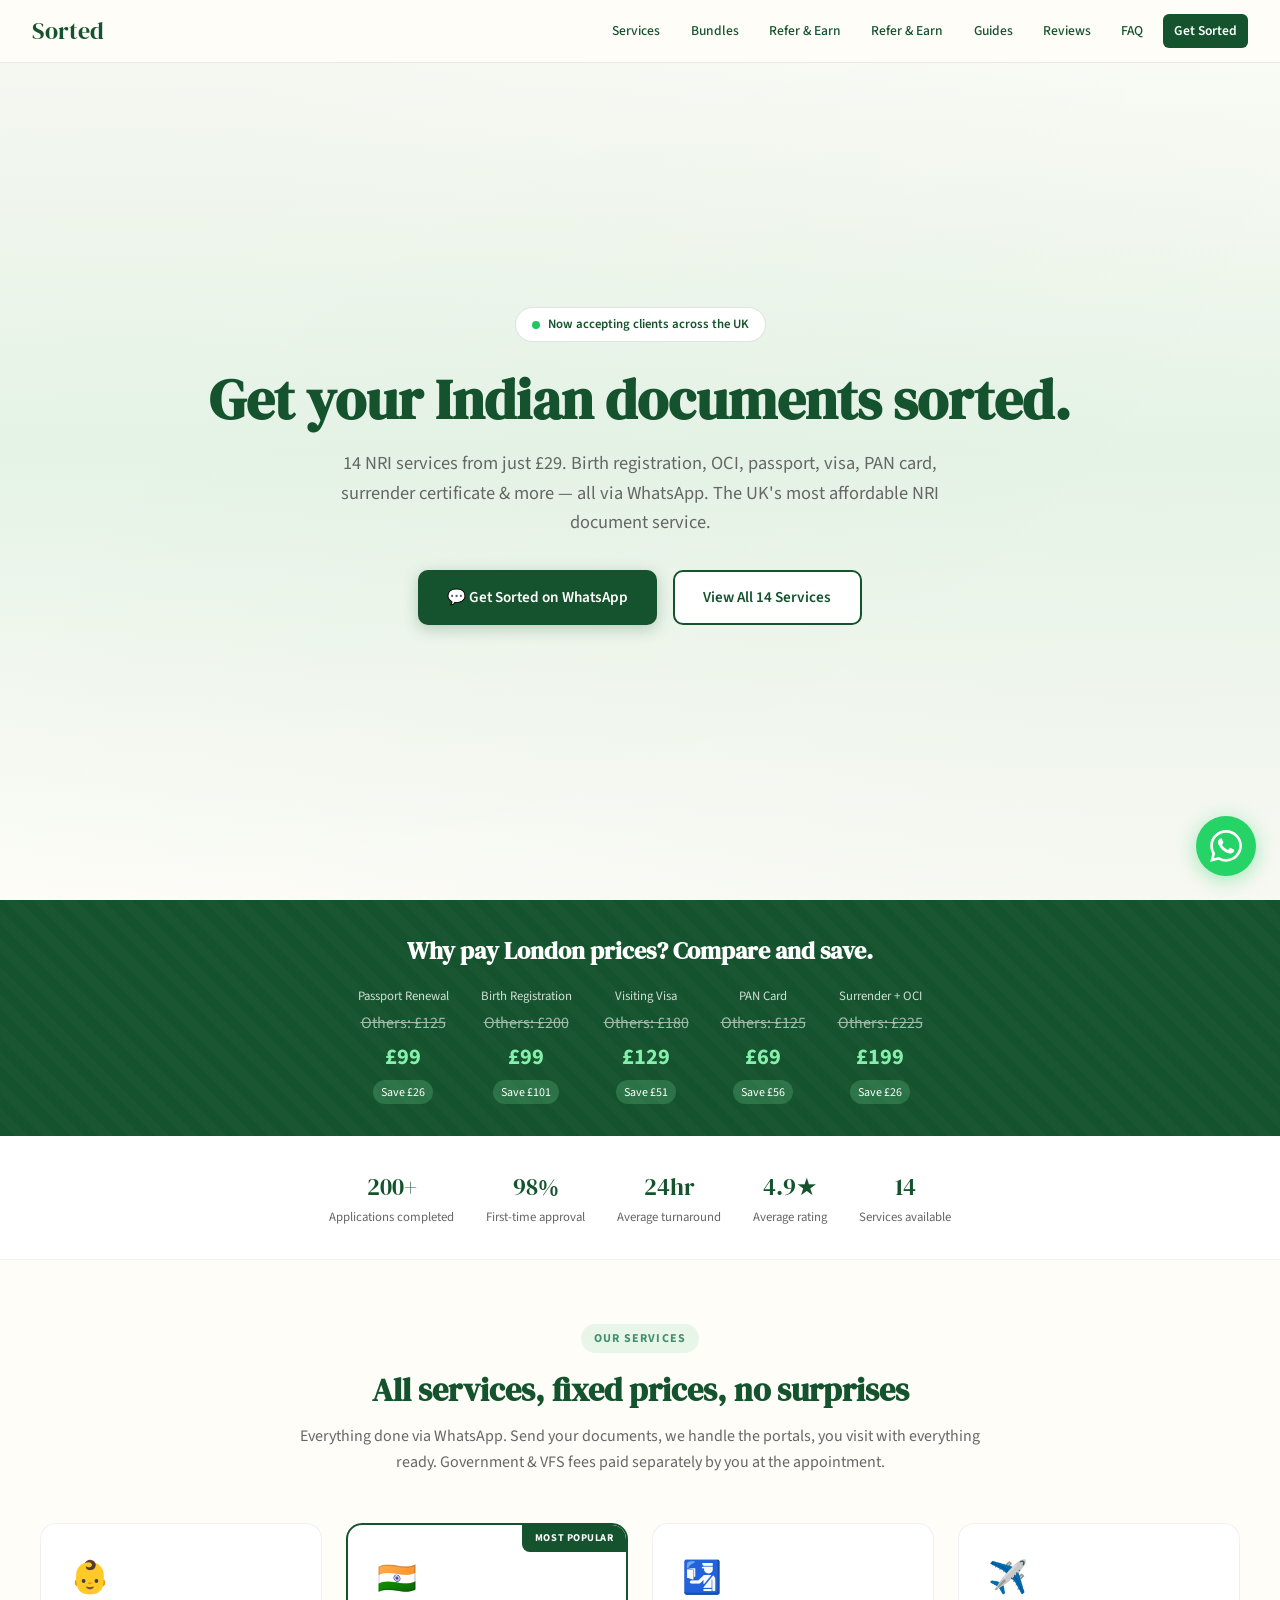
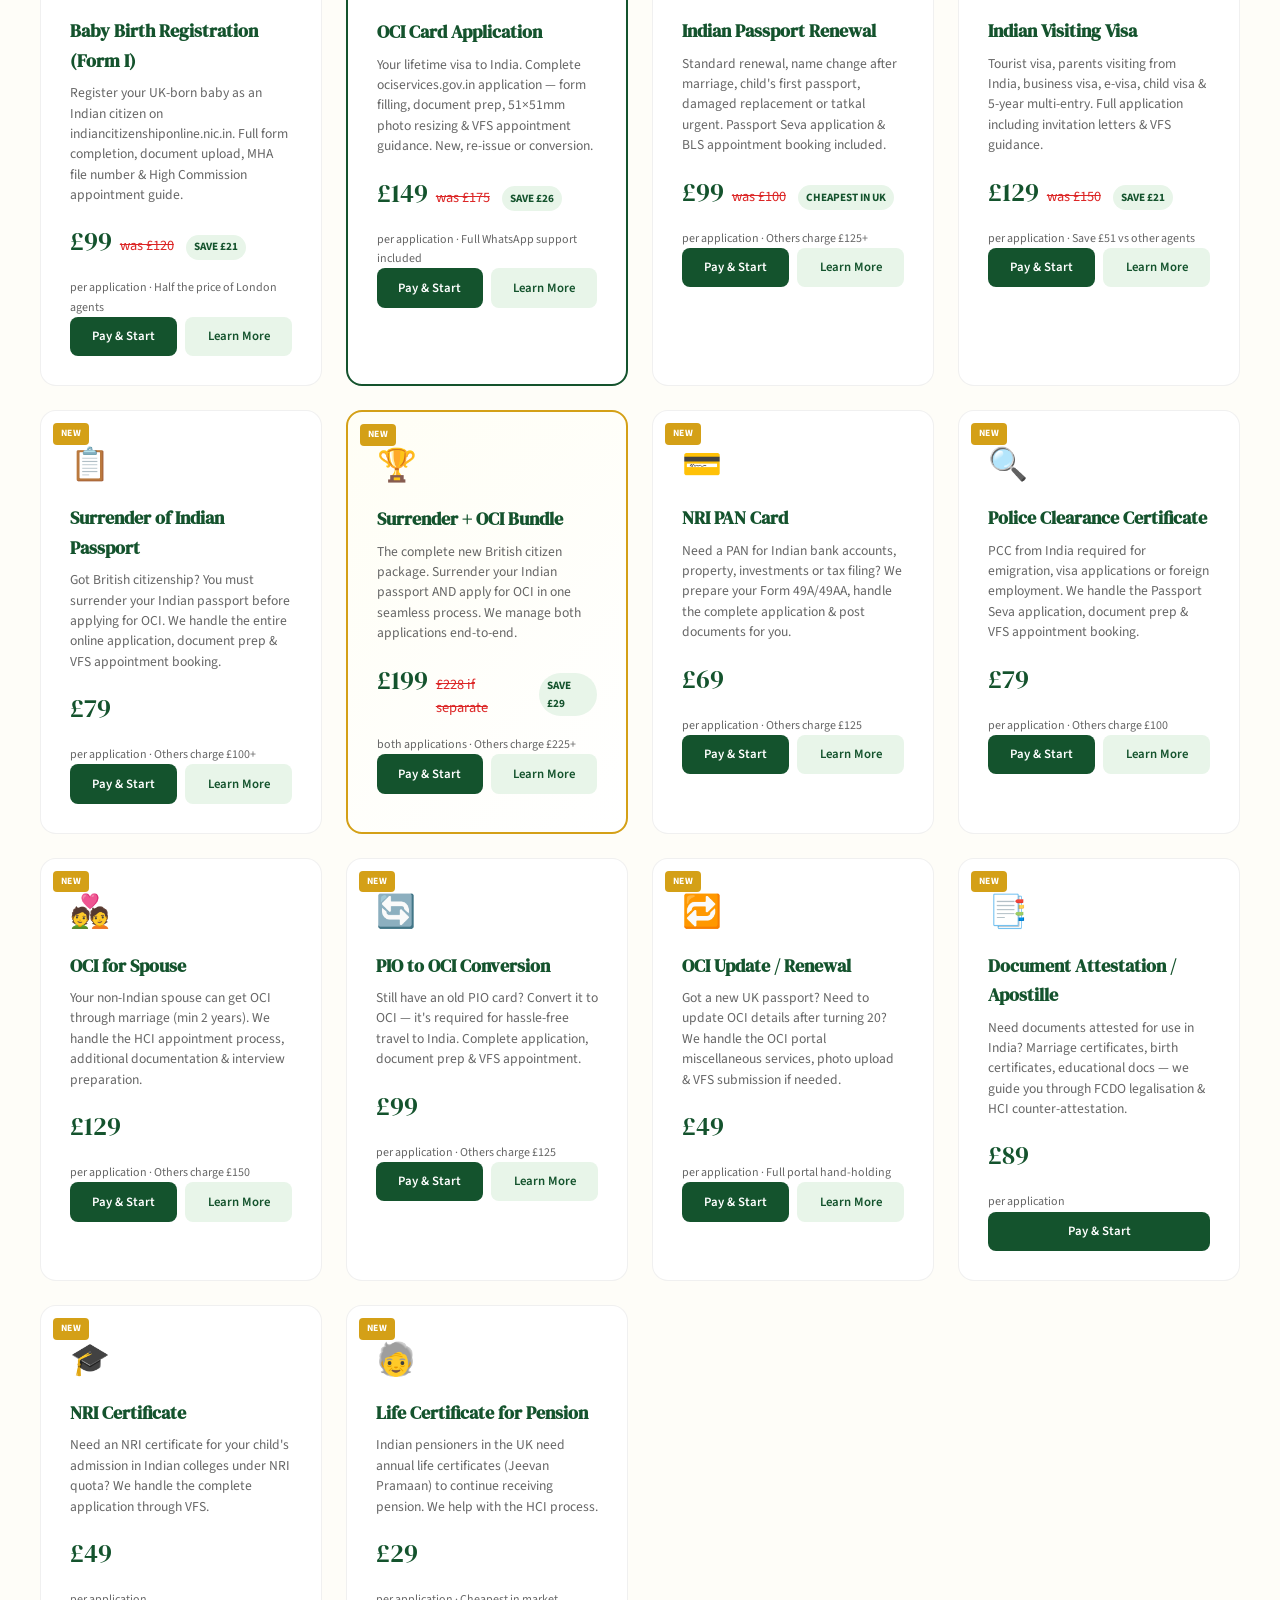
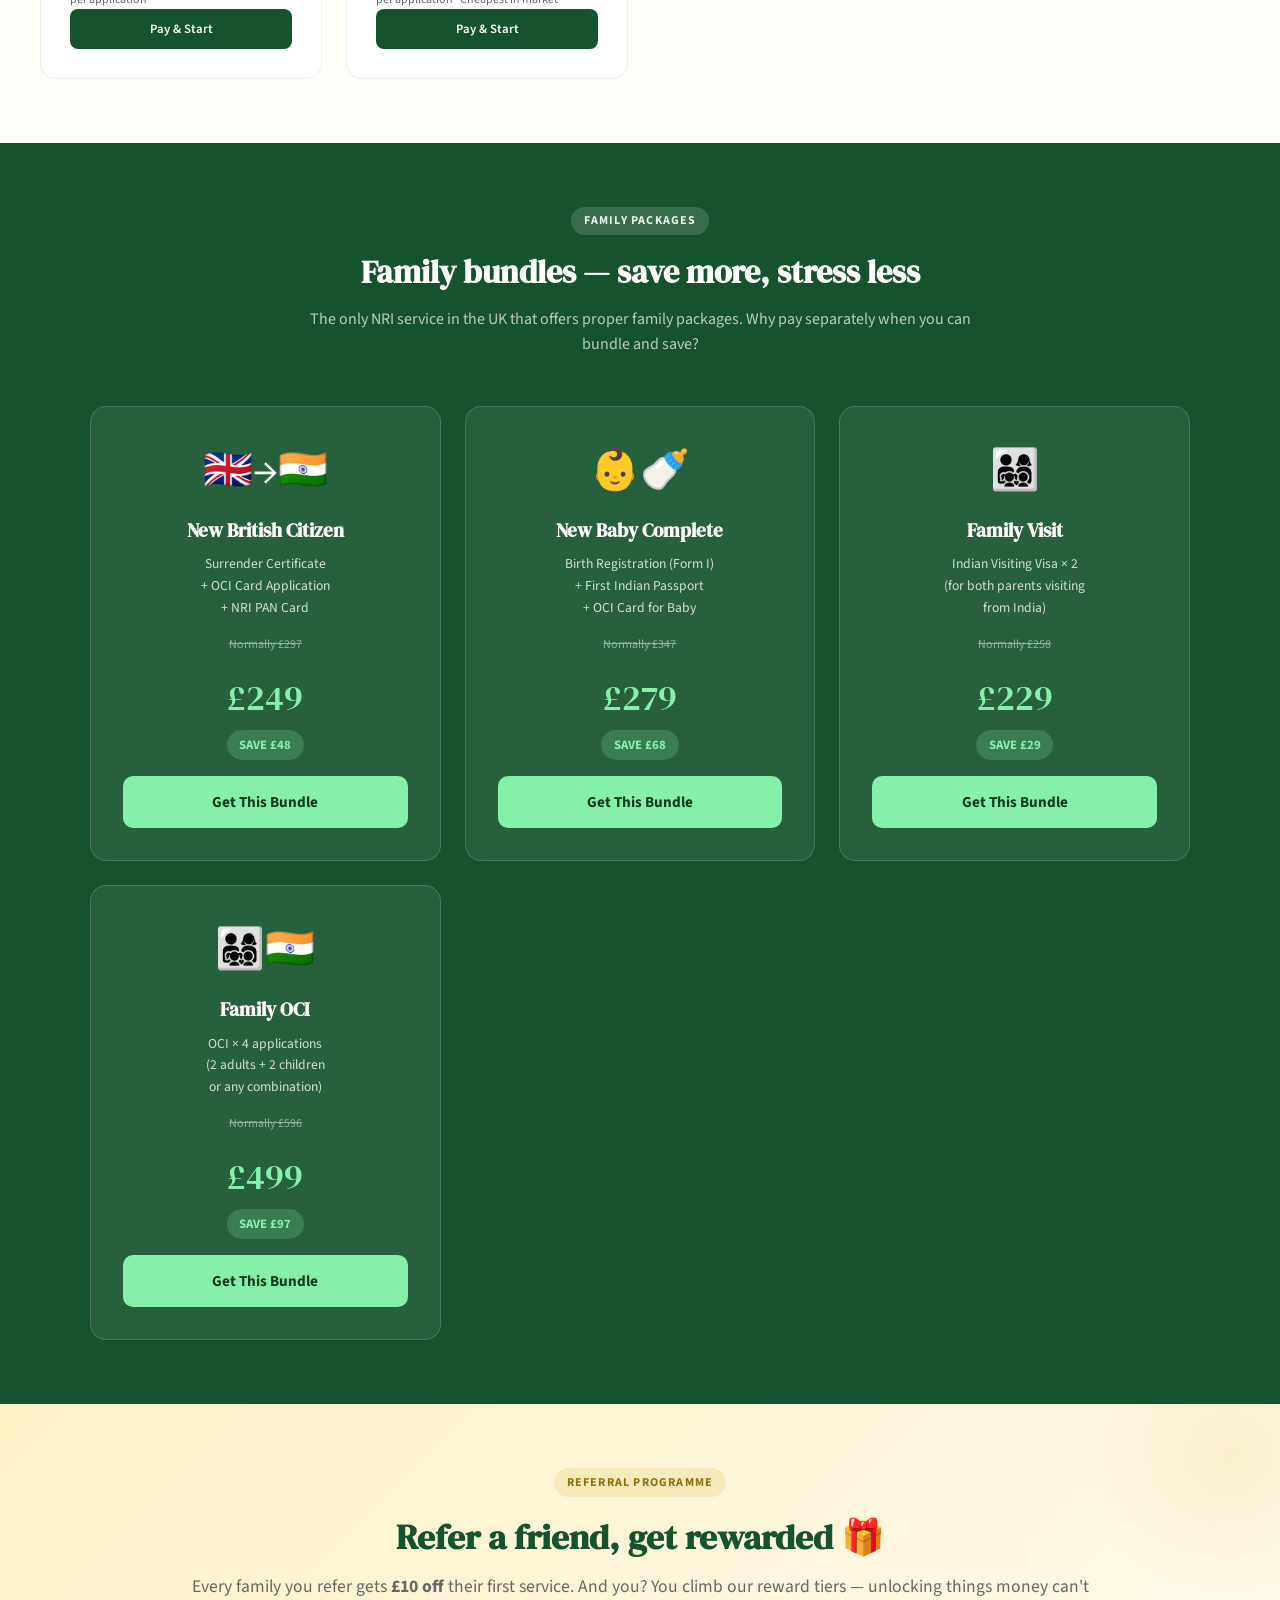
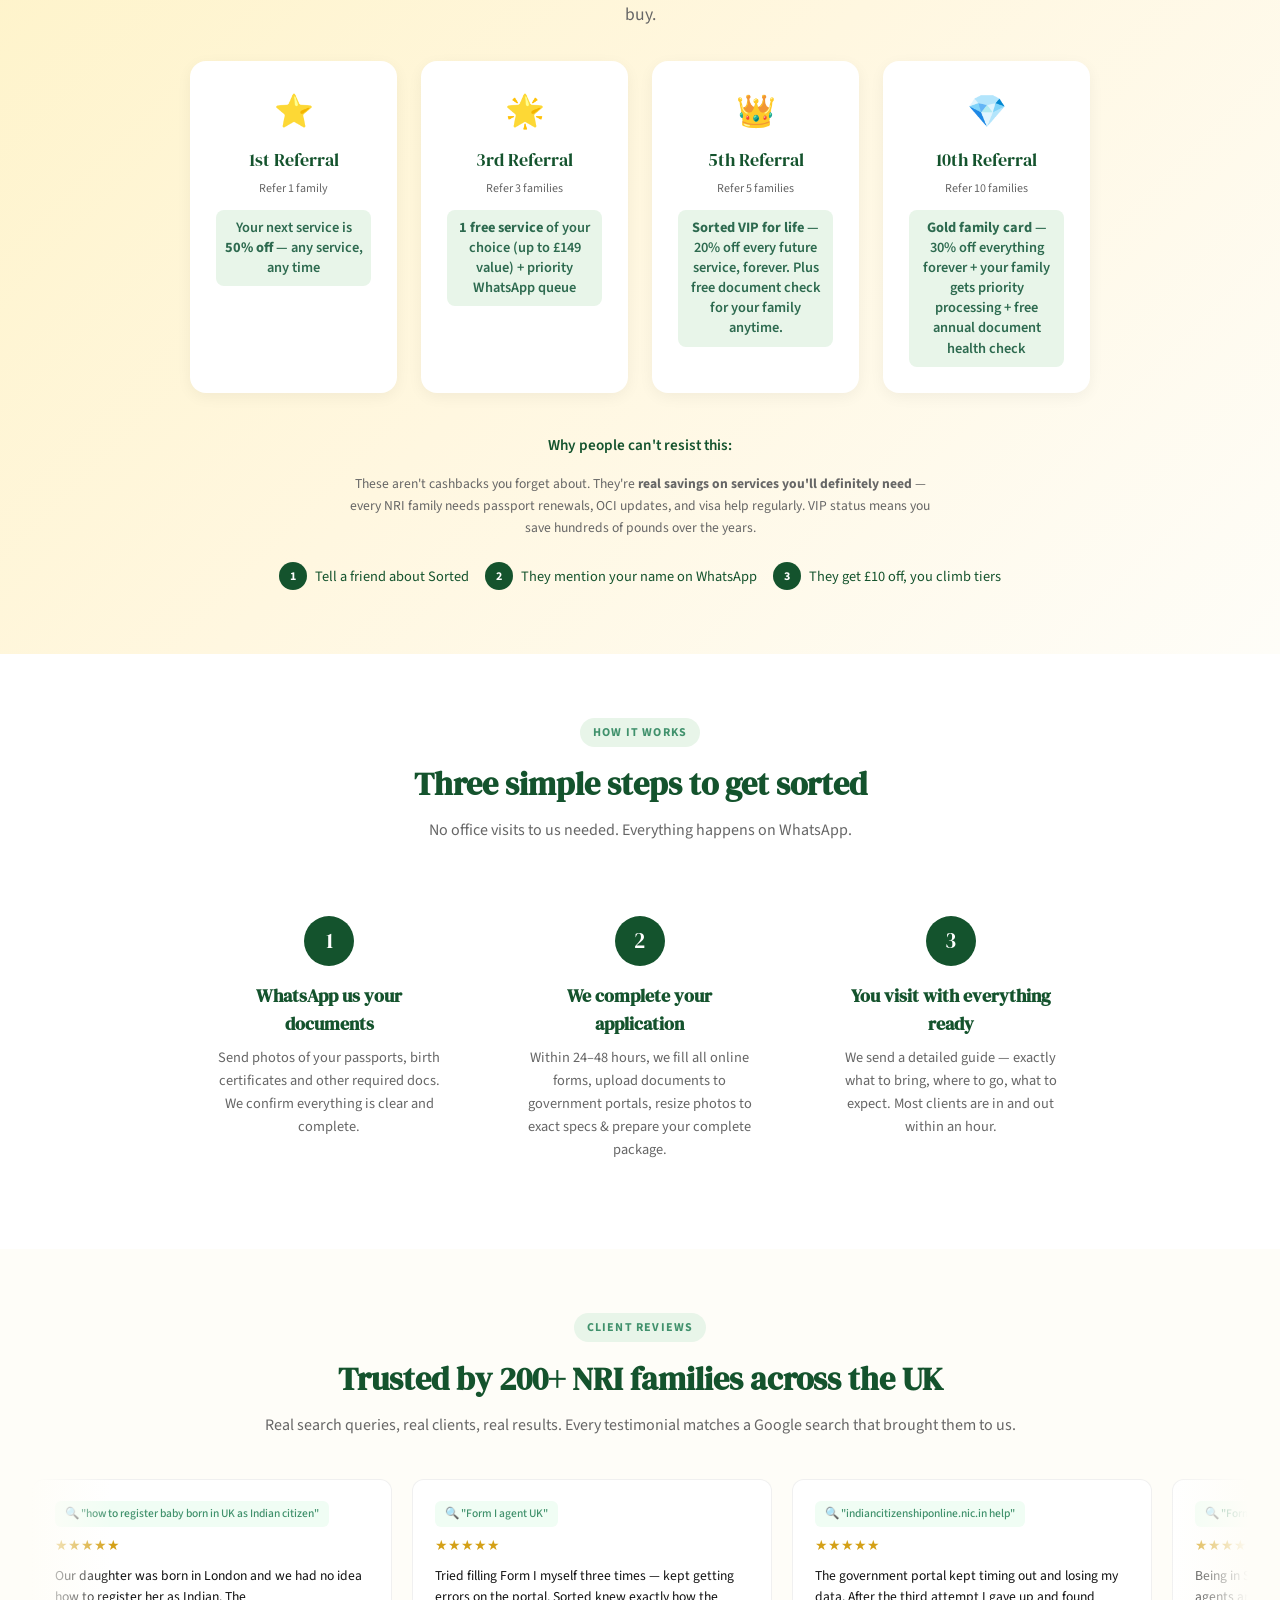
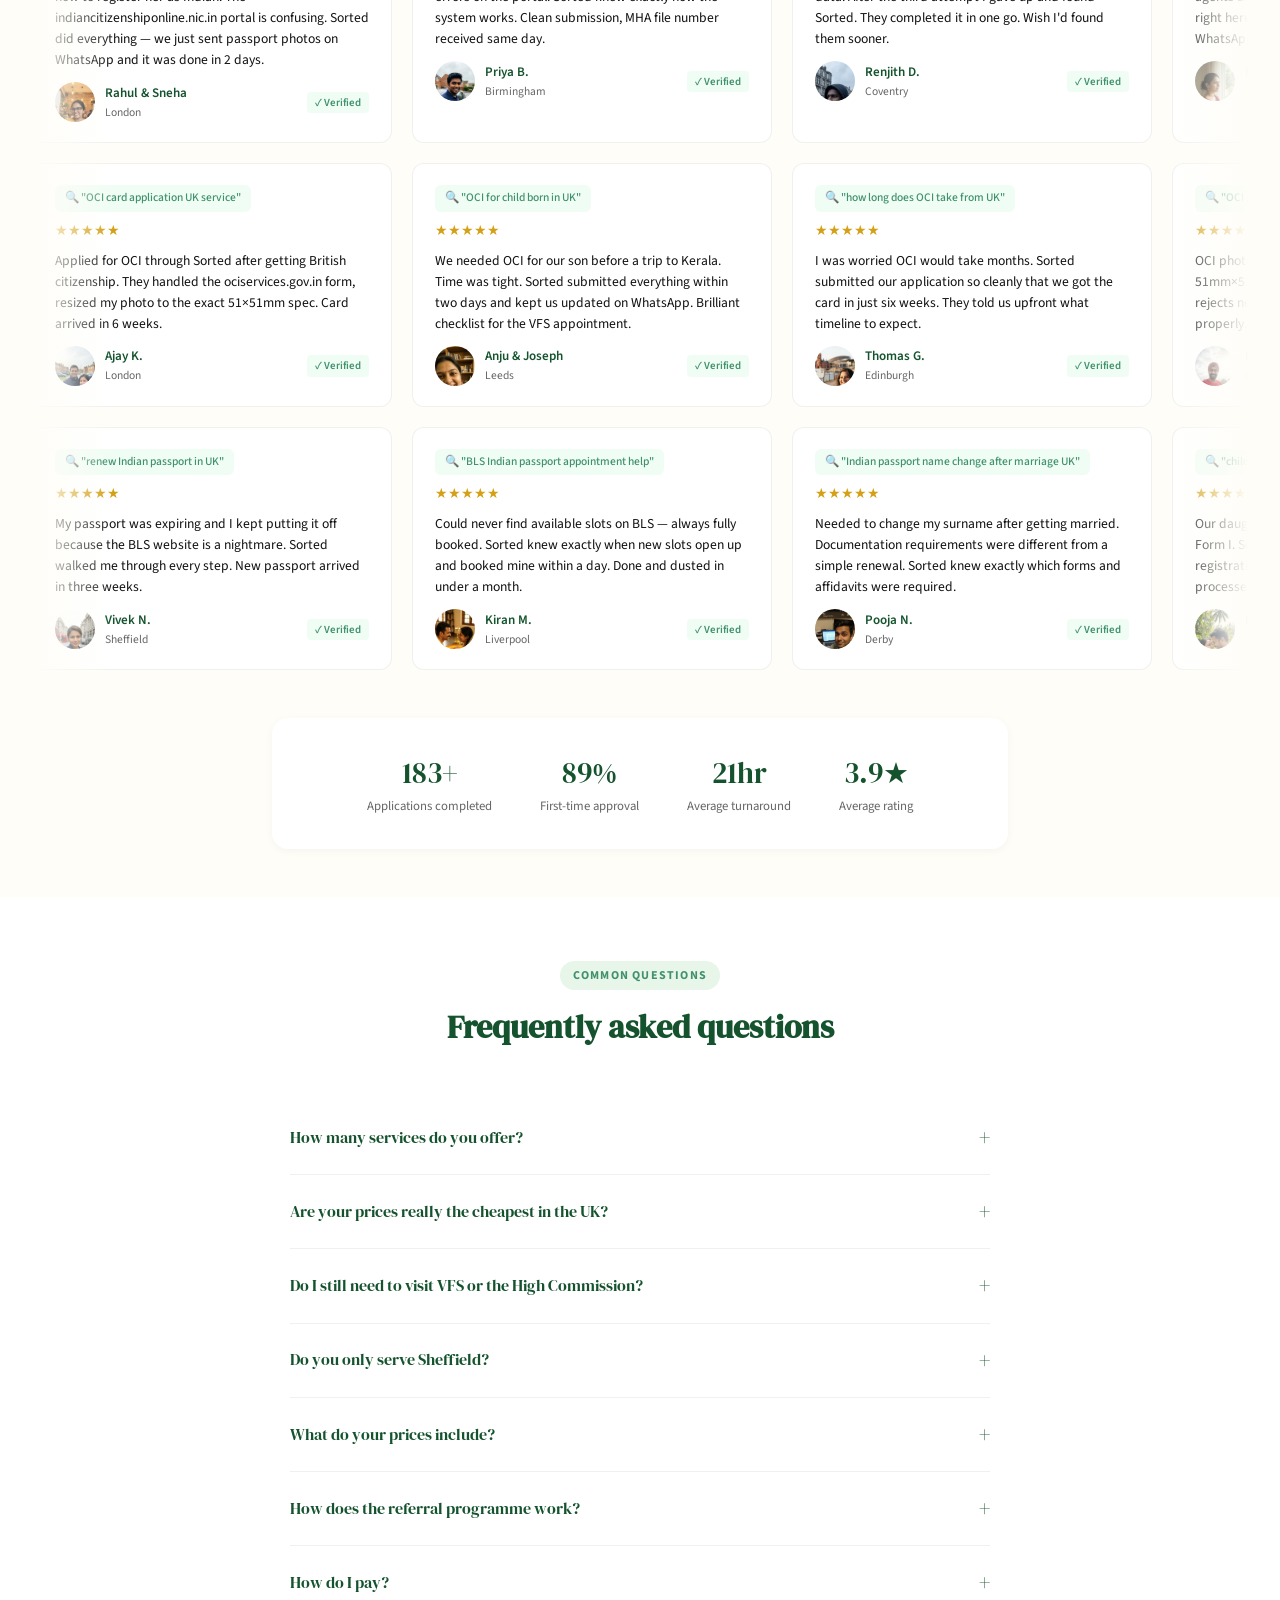
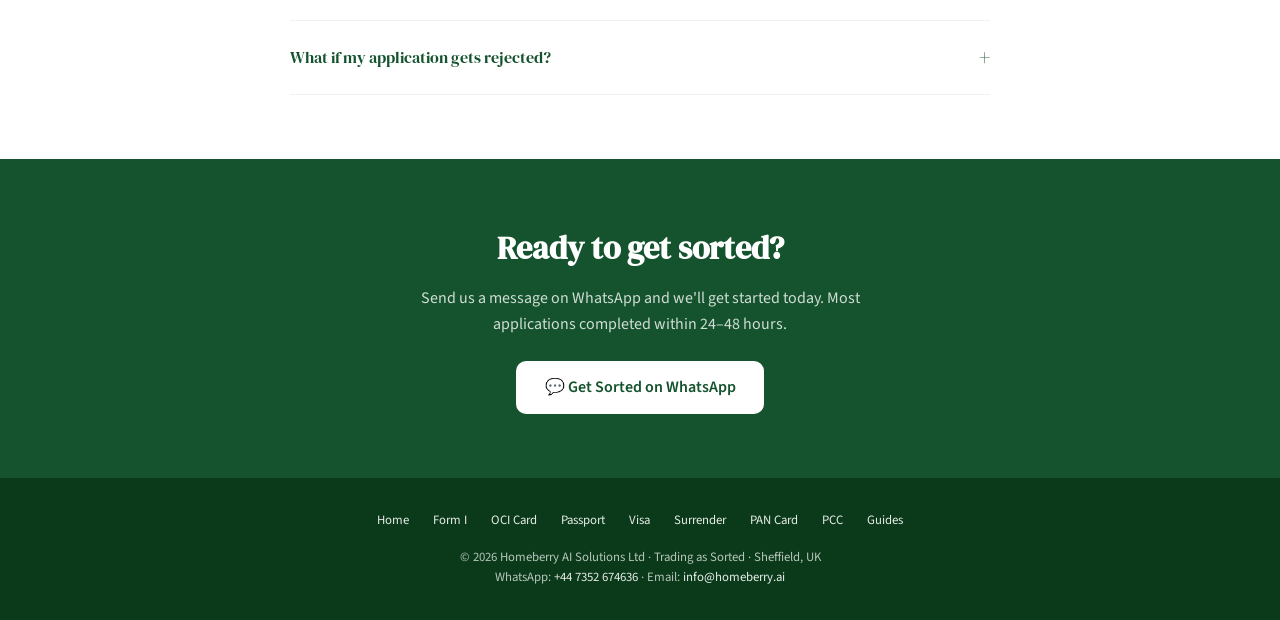
<file: index.html>
<!DOCTYPE html>
<html lang="en">
<head>
<meta charset="UTF-8">
<meta name="viewport" content="width=device-width, initial-scale=1.0">
<title>Sorted — NRI Document Services UK | OCI, Passport, Visa, PAN Card & More | Sheffield</title>
<meta name="description" content="UK's most affordable NRI document service. OCI cards from £149, passport renewal £99, birth registration £99, PAN card £69. 14 services, family bundles, WhatsApp-first. Sheffield-based, serving all UK.">
<meta name="keywords" content="Form I UK, OCI card application UK, Indian birth registration UK, NRI document services, Indian passport renewal UK, baby born in UK Indian citizen, indiancitizenshiponline.nic.in help, OCI for child UK, BLS passport appointment, Indian visa UK, PAN card NRI, surrender Indian passport UK, Sorted, Sheffield, Homeberry">
<meta name="author" content="Homeberry AI Solutions Ltd">
<meta name="robots" content="index, follow, max-image-preview:large, max-snippet:-1">
<meta property="og:title" content="Sorted — UK's Most Affordable NRI Document Service">
<meta property="og:description" content="14 NRI document services from £29. OCI, passport, visa, PAN card, surrender certificate & more. Family bundles save £100+. WhatsApp us, we'll sort it.">
<meta property="og:type" content="website">
<meta property="og:url" content="https://homeberry.ai">
<meta property="og:locale" content="en_GB">
<meta property="og:site_name" content="Sorted by Homeberry AI Solutions">
<meta name="twitter:card" content="summary_large_image">
<meta name="twitter:title" content="Sorted — NRI Document Services for Indian Families in the UK">
<meta name="twitter:description" content="14 services from £29. OCI, passport, visa, PAN card & more. WhatsApp-based, Sheffield, serving all UK.">
<meta name="theme-color" content="#14532d">
<link rel="canonical" href="https://homeberry.ai">
<link rel="preconnect" href="https://fonts.googleapis.com">
<link rel="preconnect" href="https://fonts.gstatic.com" crossorigin>
<link href="https://fonts.googleapis.com/css2?family=DM+Serif+Display&family=Source+Sans+3:wght@300;400;500;600;700&display=swap" rel="stylesheet">

<!-- LocalBusiness Schema -->
<script type="application/ld+json">
{"@context":"https://schema.org","@type":"LocalBusiness","@id":"https://homeberry.ai/#business","name":"Sorted by Homeberry AI Solutions","alternateName":["Sorted","Homeberry AI Solutions","Sorted NRI Services"],"description":"Sorted is a UK-based NRI document service helping Indian families with 14 services including Form I, OCI cards, passport renewal, visa, PAN card, surrender certificate and more. Based in Sheffield, serving all UK via WhatsApp.","url":"https://homeberry.ai","telephone":"+447352674636","email":"info@homeberry.ai","address":{"@type":"PostalAddress","addressLocality":"Sheffield","addressRegion":"South Yorkshire","addressCountry":"GB"},"geo":{"@type":"GeoCoordinates","latitude":53.3811,"longitude":-1.4701},"areaServed":[{"@type":"Country","name":"United Kingdom"},{"@type":"City","name":"London"},{"@type":"City","name":"Birmingham"},{"@type":"City","name":"Manchester"},{"@type":"City","name":"Leeds"},{"@type":"City","name":"Sheffield"},{"@type":"City","name":"Glasgow"},{"@type":"City","name":"Edinburgh"},{"@type":"City","name":"Bristol"},{"@type":"City","name":"Newcastle"},{"@type":"City","name":"Liverpool"}],"priceRange":"£29–£499","currenciesAccepted":"GBP","paymentAccepted":"Credit Card, Debit Card, Stripe","contactPoint":{"@type":"ContactPoint","telephone":"+447352674636","contactType":"customer service","availableLanguage":["English","Hindi","Malayalam"],"areaServed":"GB"},"aggregateRating":{"@type":"AggregateRating","ratingValue":"4.9","reviewCount":"200","bestRating":"5"},"hasOfferCatalog":{"@type":"OfferCatalog","name":"NRI Document Services","itemListElement":[{"@type":"Offer","itemOffered":{"@type":"Service","name":"Form I Baby Birth Registration"},"price":"99","priceCurrency":"GBP","url":"https://homeberry.ai/form-i.html"},{"@type":"Offer","itemOffered":{"@type":"Service","name":"OCI Card Application"},"price":"149","priceCurrency":"GBP","url":"https://homeberry.ai/oci.html"},{"@type":"Offer","itemOffered":{"@type":"Service","name":"Indian Passport Renewal"},"price":"99","priceCurrency":"GBP","url":"https://homeberry.ai/passport.html"},{"@type":"Offer","itemOffered":{"@type":"Service","name":"Indian Visiting Visa"},"price":"129","priceCurrency":"GBP","url":"https://homeberry.ai/visa.html"},{"@type":"Offer","itemOffered":{"@type":"Service","name":"Surrender of Indian Passport"},"price":"79","priceCurrency":"GBP","url":"https://homeberry.ai/surrender.html"},{"@type":"Offer","itemOffered":{"@type":"Service","name":"NRI PAN Card"},"price":"69","priceCurrency":"GBP","url":"https://homeberry.ai/pan-card.html"},{"@type":"Offer","itemOffered":{"@type":"Service","name":"Police Clearance Certificate"},"price":"79","priceCurrency":"GBP","url":"https://homeberry.ai/pcc.html"}]}}
</script>

<!-- FAQPage Schema -->
<script type="application/ld+json">
{"@context":"https://schema.org","@type":"FAQPage","mainEntity":[
{"@type":"Question","name":"How do I register my baby born in UK as an Indian citizen?","acceptedAnswer":{"@type":"Answer","text":"You need to file Form I on indiancitizenshiponline.nic.in, upload required documents, then visit the Indian High Commission with originals. Sorted handles the entire online process for £99 — just WhatsApp us your document photos."}},
{"@type":"Question","name":"How long does OCI card take from UK?","acceptedAnswer":{"@type":"Answer","text":"Typically 6-8 weeks from VFS submission to receiving your OCI card. Sorted's 98% first-time approval rate ensures your application is processed without delays."}},
{"@type":"Question","name":"How much does Sorted charge for NRI document services?","acceptedAnswer":{"@type":"Answer","text":"Birth registration £99, OCI card £149, passport renewal £99, visiting visa £129, surrender £79, PAN card £69, PCC £79. Family bundles from £229. Government fees are separate."}},
{"@type":"Question","name":"Are your prices the cheapest in the UK?","acceptedAnswer":{"@type":"Answer","text":"Yes. We've researched every major competitor. Our prices are lower than Matrix Solutions, Reload Internet, Visament and others on every comparable service."}},
{"@type":"Question","name":"Do you only serve Sheffield or all of the UK?","acceptedAnswer":{"@type":"Answer","text":"We serve NRI families across the entire United Kingdom via WhatsApp. We have clients in London, Birmingham, Manchester, Leeds, Glasgow, Edinburgh, Bristol, Newcastle, Cardiff, and many other cities."}},
{"@type":"Question","name":"Do I need to visit the Indian High Commission in person?","acceptedAnswer":{"@type":"Answer","text":"Yes, for most services at least one person needs to visit with original documents. Sorted prepares everything so your visit is quick and stress-free."}}
]}
</script>

<style>
:root {
  --green: #14532d;
  --green-dark: #0a3a1a;
  --green-mid: #2d6a4f;
  --green-light: #e8f5e9;
  --green-glow: #40916c;
  --green-pale: #f0fdf4;
  --cream: #fefdf8;
  --cream-dark: #f5f0e8;
  --gold: #d4a017;
  --gold-light: #fef3c7;
  --red: #dc2626;
  --white: #ffffff;
  --black: #111;
  --grey: #666;
  --grey-light: #999;
  --font-display: 'DM Serif Display', serif;
  --font-body: 'Source Sans 3', sans-serif;
  --radius: 16px;
  --shadow-sm: 0 2px 8px rgba(0,0,0,0.04);
  --shadow-md: 0 8px 30px rgba(0,0,0,0.06);
}

* { margin: 0; padding: 0; box-sizing: border-box; }
html { scroll-behavior: smooth; }
body { font-family: var(--font-body); color: var(--black); background: var(--cream); line-height: 1.6; }

/* ===== NAV ===== */
nav {
  position: fixed; top: 0; left: 0; right: 0; z-index: 1000;
  background: rgba(254,253,248,0.95); backdrop-filter: blur(10px);
  border-bottom: 1px solid rgba(20,83,45,0.1);
  padding: 0.75rem 2rem;
  display: flex; align-items: center; justify-content: space-between;
}
nav .logo { font-family: var(--font-display); font-size: 1.5rem; color: var(--green); text-decoration: none; }
nav .nav-links { display: flex; gap: 0.5rem; flex-wrap: wrap; align-items: center; }
nav .nav-links a {
  font-size: 0.85rem; color: var(--green); text-decoration: none; padding: 0.4rem 0.7rem;
  border-radius: 6px; transition: all 0.2s; font-weight: 500;
}
nav .nav-links a:hover { background: var(--green-light); }
nav .nav-links a.cta { background: var(--green); color: var(--white); font-weight: 600; }
nav .nav-links a.cta:hover { background: var(--green-dark); }
.menu-toggle { display: none; background: none; border: none; font-size: 1.5rem; cursor: pointer; color: var(--green); }

/* ===== HERO ===== */
.hero {
  min-height: 100vh; display: flex; flex-direction: column; align-items: center; justify-content: center;
  text-align: center; padding: 6rem 2rem 4rem;
  background: linear-gradient(180deg, var(--cream) 0%, var(--green-light) 50%, var(--cream) 100%);
  position: relative; overflow: hidden;
}
.hero::before {
  content: ''; position: absolute; top: -50%; left: -50%; width: 200%; height: 200%;
  background: radial-gradient(ellipse at 30% 20%, rgba(20,83,45,0.03) 0%, transparent 50%),
              radial-gradient(ellipse at 70% 80%, rgba(20,83,45,0.03) 0%, transparent 50%);
  animation: floatBg 20s ease-in-out infinite;
}
@keyframes floatBg { 0%,100% { transform: translateY(0); } 50% { transform: translateY(-3%); } }

.hero-badge {
  display: inline-flex; align-items: center; gap: 0.5rem;
  background: var(--white); border: 1px solid rgba(20,83,45,0.15);
  padding: 0.4rem 1rem; border-radius: 100px; font-size: 0.8rem; font-weight: 600;
  color: var(--green); margin-bottom: 1.5rem; position: relative;
  animation: fadeInUp 0.6s ease;
}
.hero-badge .pulse {
  width: 8px; height: 8px; border-radius: 50%; background: #22c55e;
  animation: pulse 2s infinite;
}
@keyframes pulse { 0%,100% { opacity: 1; transform: scale(1); } 50% { opacity: 0.5; transform: scale(1.5); } }
@keyframes fadeInUp { from { opacity: 0; transform: translateY(20px); } to { opacity: 1; transform: translateY(0); } }

.hero h1 {
  font-family: var(--font-display); font-size: clamp(2.2rem, 5vw, 3.5rem);
  color: var(--green); line-height: 1.2; margin-bottom: 1rem;
  position: relative; animation: fadeInUp 0.6s ease 0.1s both;
}
.hero p {
  font-size: clamp(1rem, 2vw, 1.15rem); color: var(--grey); max-width: 600px;
  margin-bottom: 2rem; position: relative; animation: fadeInUp 0.6s ease 0.2s both;
}
.hero-buttons { display: flex; gap: 1rem; flex-wrap: wrap; justify-content: center; position: relative; animation: fadeInUp 0.6s ease 0.3s both; }
.btn {
  display: inline-flex; align-items: center; gap: 0.5rem; padding: 0.85rem 1.8rem;
  border-radius: 10px; text-decoration: none; font-weight: 600; font-size: 0.95rem;
  transition: all 0.3s; cursor: pointer; border: none;
}
.btn-primary { background: var(--green); color: var(--white); box-shadow: 0 4px 15px rgba(20,83,45,0.25); }
.btn-primary:hover { background: var(--green-dark); transform: translateY(-2px); box-shadow: 0 6px 25px rgba(20,83,45,0.3); }
.btn-secondary { background: var(--white); color: var(--green); border: 2px solid var(--green); }
.btn-secondary:hover { background: var(--green-light); }

/* ===== COMPARISON BANNER ===== */
.comparison-banner {
  background: var(--green); color: var(--white); padding: 2rem;
  text-align: center; position: relative; overflow: hidden;
}
.comparison-banner::before {
  content: ''; position: absolute; inset: 0;
  background: repeating-linear-gradient(45deg, transparent, transparent 10px, rgba(255,255,255,0.02) 10px, rgba(255,255,255,0.02) 20px);
}
.comparison-banner h2 { font-family: var(--font-display); font-size: 1.5rem; margin-bottom: 1rem; position: relative; }
.price-compare { display: flex; justify-content: center; gap: 2rem; flex-wrap: wrap; position: relative; }
.price-compare-item { display: flex; flex-direction: column; align-items: center; gap: 0.25rem; }
.price-compare-item .service { font-size: 0.8rem; opacity: 0.8; }
.price-compare-item .others { font-size: 1rem; text-decoration: line-through; opacity: 0.6; }
.price-compare-item .ours { font-size: 1.4rem; font-weight: 700; color: #86efac; }
.price-compare-item .save { font-size: 0.75rem; background: rgba(134,239,172,0.2); padding: 0.15rem 0.5rem; border-radius: 100px; }

/* ===== TRUST BAR ===== */
.trust-bar {
  display: flex; justify-content: center; gap: 2rem; flex-wrap: wrap;
  padding: 2rem; background: var(--white); border-bottom: 1px solid rgba(0,0,0,0.05);
}
.trust-item { text-align: center; }
.trust-item .number { font-family: var(--font-display); font-size: 1.5rem; color: var(--green); }
.trust-item .label { font-size: 0.8rem; color: var(--grey); }

/* ===== SECTIONS ===== */
section { padding: 4rem 2rem; }
.section-header { text-align: center; max-width: 700px; margin: 0 auto 3rem; }
.section-header h2 { font-family: var(--font-display); font-size: clamp(1.5rem, 3vw, 2rem); color: var(--green); margin-bottom: 0.5rem; }
.section-header p { color: var(--grey); font-size: 1rem; }
.section-label {
  display: inline-block; font-size: 0.75rem; font-weight: 700; letter-spacing: 0.1em;
  text-transform: uppercase; color: var(--green-glow); margin-bottom: 0.75rem;
  background: var(--green-light); padding: 0.3rem 0.8rem; border-radius: 100px;
}

/* ===== SERVICE CARDS ===== */
.services-grid {
  display: grid; grid-template-columns: repeat(auto-fill, minmax(280px, 1fr));
  gap: 1.5rem; max-width: 1200px; margin: 0 auto;
}
.service-card {
  background: var(--white); border-radius: var(--radius); padding: 1.8rem;
  border: 1px solid rgba(0,0,0,0.06); position: relative;
  transition: all 0.3s; overflow: hidden;
}
.service-card:hover { transform: translateY(-4px); box-shadow: 0 12px 40px rgba(20,83,45,0.1); border-color: var(--green-glow); }
.service-card .emoji { font-size: 2rem; margin-bottom: 0.75rem; display: block; }
.service-card h3 { font-family: var(--font-display); font-size: 1.15rem; color: var(--green); margin-bottom: 0.5rem; }
.service-card .desc { font-size: 0.85rem; color: var(--grey); margin-bottom: 1rem; line-height: 1.5; }
.service-card .price-row { display: flex; align-items: baseline; gap: 0.5rem; margin-bottom: 1rem; }
.service-card .price { font-family: var(--font-display); font-size: 1.6rem; color: var(--green); }
.service-card .price-note { font-size: 0.75rem; color: var(--grey); }
.service-card .old-price { font-size: 0.9rem; color: var(--red); text-decoration: line-through; }
.service-card .save-tag {
  display: inline-block; font-size: 0.7rem; font-weight: 700;
  background: var(--green-light); color: var(--green); padding: 0.2rem 0.5rem;
  border-radius: 100px; margin-left: 0.25rem;
}
.card-buttons { display: flex; gap: 0.5rem; }
.card-buttons a {
  flex: 1; text-align: center; padding: 0.6rem; border-radius: 8px;
  text-decoration: none; font-size: 0.8rem; font-weight: 600; transition: all 0.2s;
}
.card-buttons .pay-btn { background: var(--green); color: var(--white); }
.card-buttons .pay-btn:hover { background: var(--green-dark); }
.card-buttons .learn-btn { background: var(--green-light); color: var(--green); }
.card-buttons .learn-btn:hover { background: #c8e6c9; }
.service-card.featured { border: 2px solid var(--green); }
.service-card.featured::before {
  content: 'MOST POPULAR'; position: absolute; top: 0; right: 0;
  background: var(--green); color: var(--white); font-size: 0.65rem;
  font-weight: 700; padding: 0.3rem 0.8rem; border-radius: 0 14px 0 8px;
  letter-spacing: 0.05em;
}
.service-card.new::after {
  content: 'NEW'; position: absolute; top: 12px; left: 12px;
  background: var(--gold); color: var(--white); font-size: 0.6rem;
  font-weight: 700; padding: 0.2rem 0.5rem; border-radius: 4px;
  letter-spacing: 0.05em;
}

/* ===== BUNDLES ===== */
.bundles-section { background: var(--green); color: var(--white); }
.bundles-section .section-header h2 { color: var(--white); }
.bundles-section .section-header p { color: rgba(255,255,255,0.7); }
.bundles-section .section-label { background: rgba(255,255,255,0.15); color: rgba(255,255,255,0.9); }
.bundles-grid {
  display: grid; grid-template-columns: repeat(auto-fill, minmax(260px, 1fr));
  gap: 1.5rem; max-width: 1100px; margin: 0 auto;
}
.bundle-card {
  background: rgba(255,255,255,0.08); border: 1px solid rgba(255,255,255,0.15);
  border-radius: var(--radius); padding: 2rem; text-align: center;
  transition: all 0.3s; backdrop-filter: blur(5px);
}
.bundle-card:hover { background: rgba(255,255,255,0.12); transform: translateY(-4px); border-color: rgba(255,255,255,0.3); }
.bundle-card .bundle-emoji { font-size: 2.5rem; margin-bottom: 0.75rem; }
.bundle-card h3 { font-family: var(--font-display); font-size: 1.2rem; margin-bottom: 0.5rem; }
.bundle-card .bundle-includes { font-size: 0.85rem; opacity: 0.8; margin-bottom: 1rem; line-height: 1.6; }
.bundle-card .bundle-price { font-family: var(--font-display); font-size: 2.2rem; color: #86efac; margin-bottom: 0.25rem; }
.bundle-card .bundle-save {
  display: inline-block; background: rgba(134,239,172,0.2); color: #86efac;
  font-size: 0.8rem; font-weight: 700; padding: 0.3rem 0.8rem; border-radius: 100px;
  margin-bottom: 1rem;
}
.bundle-card .bundle-normal { font-size: 0.75rem; opacity: 0.5; text-decoration: line-through; margin-bottom: 1rem; display: block; }
.bundle-card .btn { width: 100%; justify-content: center; background: #86efac; color: var(--green-dark); font-weight: 700; }
.bundle-card .btn:hover { background: #bbf7d0; }

/* ===== REFERRAL ===== */
.referral-section {
  background: linear-gradient(135deg, var(--gold-light) 0%, #fff7e0 50%, var(--cream) 100%);
  position: relative; overflow: hidden;
}
.referral-section::before {
  content: ''; position: absolute; top: -100px; right: -100px;
  width: 300px; height: 300px; border-radius: 50%;
  background: radial-gradient(circle, rgba(212,160,23,0.1) 0%, transparent 70%);
}
.referral-inner { max-width: 900px; margin: 0 auto; text-align: center; }
.referral-inner h2 { font-family: var(--font-display); font-size: clamp(1.5rem, 3vw, 2.2rem); color: var(--green); margin-bottom: 0.5rem; }
.referral-inner .subtitle { font-size: 1.1rem; color: var(--grey); margin-bottom: 2rem; }
.referral-tiers {
  display: grid; grid-template-columns: repeat(auto-fit, minmax(200px, 1fr));
  gap: 1.5rem; margin-bottom: 2.5rem;
}
.referral-tier {
  background: var(--white); border-radius: var(--radius); padding: 1.5rem;
  border: 2px solid transparent; transition: all 0.3s;
  box-shadow: 0 4px 15px rgba(0,0,0,0.05);
}
.referral-tier:hover { border-color: var(--gold); transform: translateY(-3px); }
.referral-tier .tier-icon { font-size: 2rem; margin-bottom: 0.5rem; }
.referral-tier .tier-title { font-family: var(--font-display); font-size: 1.1rem; color: var(--green); margin-bottom: 0.25rem; }
.referral-tier .tier-req { font-size: 0.75rem; color: var(--grey); margin-bottom: 0.75rem; }
.referral-tier .tier-reward {
  font-size: 0.9rem; font-weight: 600; color: var(--green-mid);
  background: var(--green-light); padding: 0.5rem; border-radius: 8px; line-height: 1.4;
}
.referral-how { display: flex; justify-content: center; gap: 1rem; flex-wrap: wrap; margin-top: 1.5rem; }
.referral-step { display: flex; align-items: center; gap: 0.5rem; font-size: 0.9rem; color: var(--green); }
.referral-step .step-num {
  width: 28px; height: 28px; border-radius: 50%; background: var(--green);
  color: var(--white); display: flex; align-items: center; justify-content: center;
  font-size: 0.75rem; font-weight: 700; flex-shrink: 0;
}

/* ===== HOW IT WORKS ===== */
.how-it-works { background: var(--white); }
.steps-grid {
  display: grid; grid-template-columns: repeat(auto-fit, minmax(250px, 1fr));
  gap: 2rem; max-width: 900px; margin: 0 auto;
}
.step { text-align: center; padding: 1.5rem; }
.step-number {
  width: 50px; height: 50px; border-radius: 50%; background: var(--green);
  color: var(--white); font-family: var(--font-display); font-size: 1.3rem;
  display: flex; align-items: center; justify-content: center;
  margin: 0 auto 1rem;
}
.step h3 { font-family: var(--font-display); font-size: 1.1rem; color: var(--green); margin-bottom: 0.5rem; }
.step p { font-size: 0.9rem; color: var(--grey); }

/* ===== TESTIMONIAL MARQUEE (Multi-row with search queries) ===== */
.testimonials-section { background: var(--cream); overflow: hidden; padding-bottom: 3rem; }
.marquee-container { overflow: hidden; position: relative; padding: 0 0 0 0; }
.marquee-container::before, .marquee-container::after {
  content: ''; position: absolute; top: 0; bottom: 0; width: 80px; z-index: 2; pointer-events: none;
}
.marquee-container::before { left: 0; background: linear-gradient(to right, var(--cream), transparent); }
.marquee-container::after { right: 0; background: linear-gradient(to left, var(--cream), transparent); }
.marquee-row {
  display: flex; gap: 20px; width: max-content;
  animation: scrollLeft 120s linear infinite;
}
.marquee-row.reverse {
  animation: scrollRight 100s linear infinite;
}
@keyframes scrollLeft { from { transform: translateX(0); } to { transform: translateX(-50%); } }
@keyframes scrollRight { from { transform: translateX(-50%); } to { transform: translateX(0); } }

.testimonial-card {
  background: var(--white); border-radius: 12px; padding: 20px 22px;
  min-width: 320px; max-width: 360px; flex-shrink: 0;
  border: 1px solid rgba(0,0,0,0.06); transition: box-shadow 0.3s;
}
.testimonial-card:hover { box-shadow: var(--shadow-md); }
.testimonial-search {
  font-size: 0.72rem; color: var(--green-glow); background: var(--green-pale);
  padding: 4px 10px; border-radius: 6px; display: inline-block; margin-bottom: 8px;
  font-weight: 500;
}
.testimonial-stars { color: var(--gold); font-size: 0.85rem; margin-bottom: 8px; }
.testimonial-text { font-size: 0.85rem; color: var(--black); line-height: 1.55; margin-bottom: 12px; }
.testimonial-author { display: flex; align-items: center; gap: 10px; }
.testimonial-author img { width: 40px; height: 40px; border-radius: 50%; object-fit: cover; }
.testimonial-author-name { font-weight: 600; font-size: 0.82rem; color: var(--green); }
.testimonial-author-city { font-size: 0.72rem; color: var(--grey); }
.testimonial-verified {
  margin-left: auto; font-size: 0.68rem; color: var(--green-glow); font-weight: 600;
  background: var(--green-pale); padding: 2px 8px; border-radius: 4px; white-space: nowrap;
}

/* Stats bar inside testimonials */
.stats-bar {
  display: flex; justify-content: center; gap: 3rem; flex-wrap: wrap;
  margin-top: 3rem; padding: 2rem; background: var(--white); border-radius: var(--radius);
  box-shadow: var(--shadow-sm); max-width: 800px; margin-left: auto; margin-right: auto;
}
.stat-item { text-align: center; }
.stat-number { font-family: var(--font-display); font-size: 1.8rem; color: var(--green); }
.stat-label { font-size: 0.8rem; color: var(--grey); }

/* ===== FAQ ===== */
.faq { background: var(--white); }
.faq-list { max-width: 700px; margin: 0 auto; }
.faq-item { border-bottom: 1px solid rgba(0,0,0,0.06); padding: 1.25rem 0; }
.faq-q {
  font-family: var(--font-display); font-size: 1rem; color: var(--green);
  cursor: pointer; display: flex; justify-content: space-between; align-items: center;
}
.faq-q::after { content: '+'; font-size: 1.3rem; transition: transform 0.3s; }
.faq-item.open .faq-q::after { transform: rotate(45deg); }
.faq-a { max-height: 0; overflow: hidden; transition: max-height 0.3s; }
.faq-item.open .faq-a { max-height: 300px; }
.faq-a p { padding-top: 0.75rem; font-size: 0.9rem; color: var(--grey); line-height: 1.6; }
.faq-a a { color: var(--green); font-weight: 600; }

/* ===== CTA ===== */
.final-cta {
  background: var(--green); color: var(--white); text-align: center; padding: 4rem 2rem;
}
.final-cta h2 { font-family: var(--font-display); font-size: clamp(1.5rem, 3vw, 2rem); margin-bottom: 0.75rem; }
.final-cta p { opacity: 0.8; margin-bottom: 1.5rem; max-width: 500px; margin-left: auto; margin-right: auto; }
.final-cta .btn { background: var(--white); color: var(--green); font-size: 1rem; }
.final-cta .btn:hover { background: var(--green-light); }

/* ===== FOOTER ===== */
footer {
  background: var(--green-dark); color: rgba(255,255,255,0.7); padding: 2rem;
  text-align: center; font-size: 0.8rem;
}
footer a { color: rgba(255,255,255,0.9); text-decoration: none; }
footer .footer-links { display: flex; justify-content: center; gap: 1.5rem; flex-wrap: wrap; margin-bottom: 1rem; }

/* ===== WHATSAPP FLOAT ===== */
.whatsapp-float {
  position: fixed; bottom: 24px; right: 24px; z-index: 999;
  width: 60px; height: 60px; border-radius: 50%;
  background: #25d366; display: flex; align-items: center; justify-content: center;
  box-shadow: 0 4px 20px rgba(37,211,102,0.4);
  text-decoration: none; transition: all 0.3s;
}
.whatsapp-float:hover { transform: scale(1.1); box-shadow: 0 6px 30px rgba(37,211,102,0.5); }
.whatsapp-float svg { width: 32px; height: 32px; fill: white; }

/* ===== RESPONSIVE ===== */
@media (max-width: 768px) {
  nav .nav-links { display: none; position: absolute; top: 100%; left: 0; right: 0; background: var(--white); flex-direction: column; padding: 1rem; border-bottom: 1px solid rgba(0,0,0,0.1); }
  nav .nav-links.open { display: flex; }
  .menu-toggle { display: block; }
  .hero { padding: 5rem 1.5rem 3rem; }
  section { padding: 3rem 1.5rem; }
  .price-compare { gap: 1rem; }
  .price-compare-item .ours { font-size: 1.1rem; }
  .testimonial-card { min-width: 280px; max-width: 300px; }
  .stats-bar { gap: 1.5rem; }
}
</style>
</head>
<body>

<!-- NAV -->
<nav>
  <a href="/" class="logo">Sorted</a>
  <button class="menu-toggle" onclick="document.querySelector('.nav-links').classList.toggle('open')">☰</button>
  <div class="nav-links">
    <a href="#services">Services</a>
    <a href="#bundles">Bundles</a>
    <a href="#referral">Refer &amp; Earn</a>
    <a href="#referral">Refer &amp; Earn</a>
    <a href="/guides/">Guides</a>
    <a href="#testimonials">Reviews</a>
    <a href="#faq">FAQ</a>
    <a href="https://wa.me/447352674636?text=Hi!%20I'd%20like%20to%20get%20started%20with%20Sorted" class="cta">Get Sorted</a>
  </div>
</nav>

<!-- HERO -->
<section class="hero">
  <div class="hero-badge"><span class="pulse"></span> Now accepting clients across the UK</div>
  <h1>Get your Indian documents sorted.</h1>
  <p>14 NRI services from just £29. Birth registration, OCI, passport, visa, PAN card, surrender certificate &amp; more — all via WhatsApp. The UK's most affordable NRI document service.</p>
  <div class="hero-buttons">
    <a href="https://wa.me/447352674636?text=Hi!%20I'd%20like%20to%20get%20my%20documents%20sorted" class="btn btn-primary">💬 Get Sorted on WhatsApp</a>
    <a href="#services" class="btn btn-secondary">View All 14 Services</a>
  </div>
</section>

<!-- COMPARISON BANNER -->
<div class="comparison-banner">
  <h2>Why pay London prices? Compare and save.</h2>
  <div class="price-compare">
    <div class="price-compare-item"><span class="service">Passport Renewal</span><span class="others">Others: £125</span><span class="ours">£99</span><span class="save">Save £26</span></div>
    <div class="price-compare-item"><span class="service">Birth Registration</span><span class="others">Others: £200</span><span class="ours">£99</span><span class="save">Save £101</span></div>
    <div class="price-compare-item"><span class="service">Visiting Visa</span><span class="others">Others: £180</span><span class="ours">£129</span><span class="save">Save £51</span></div>
    <div class="price-compare-item"><span class="service">PAN Card</span><span class="others">Others: £125</span><span class="ours">£69</span><span class="save">Save £56</span></div>
    <div class="price-compare-item"><span class="service">Surrender + OCI</span><span class="others">Others: £225</span><span class="ours">£199</span><span class="save">Save £26</span></div>
  </div>
</div>

<!-- TRUST BAR -->
<div class="trust-bar">
  <div class="trust-item"><div class="number">200+</div><div class="label">Applications completed</div></div>
  <div class="trust-item"><div class="number">98%</div><div class="label">First-time approval</div></div>
  <div class="trust-item"><div class="number">24hr</div><div class="label">Average turnaround</div></div>
  <div class="trust-item"><div class="number">4.9★</div><div class="label">Average rating</div></div>
  <div class="trust-item"><div class="number">14</div><div class="label">Services available</div></div>
</div>

<!-- SERVICES -->
<section id="services">
  <div class="section-header">
    <span class="section-label">Our Services</span>
    <h2>All services, fixed prices, no surprises</h2>
    <p>Everything done via WhatsApp. Send your documents, we handle the portals, you visit with everything ready. Government &amp; VFS fees paid separately by you at the appointment.</p>
  </div>
  <div class="services-grid">

    <div class="service-card">
      <span class="emoji">👶</span>
      <h3>Baby Birth Registration (Form I)</h3>
      <div class="desc">Register your UK-born baby as an Indian citizen on indiancitizenshiponline.nic.in. Full form completion, document upload, MHA file number &amp; High Commission appointment guide.</div>
      <div class="price-row"><span class="price">£99</span><span class="old-price">was £120</span><span class="save-tag">SAVE £21</span></div>
      <div class="price-note">per application · Half the price of London agents</div>
      <div class="card-buttons">
        <a href="https://wa.me/447352674636?text=Hi!%20I%20need%20help%20with%20baby%20birth%20registration%20(Form%20I)" class="pay-btn">Pay &amp; Start</a>
        <a href="/form-i.html" class="learn-btn">Learn More</a>
      </div>
    </div>

    <div class="service-card featured">
      <span class="emoji">🇮🇳</span>
      <h3>OCI Card Application</h3>
      <div class="desc">Your lifetime visa to India. Complete ociservices.gov.in application — form filling, document prep, 51×51mm photo resizing &amp; VFS appointment guidance. New, re-issue or conversion.</div>
      <div class="price-row"><span class="price">£149</span><span class="old-price">was £175</span><span class="save-tag">SAVE £26</span></div>
      <div class="price-note">per application · Full WhatsApp support included</div>
      <div class="card-buttons">
        <a href="https://wa.me/447352674636?text=Hi!%20I%20need%20help%20with%20OCI%20card%20application" class="pay-btn">Pay &amp; Start</a>
        <a href="/oci.html" class="learn-btn">Learn More</a>
      </div>
    </div>

    <div class="service-card">
      <span class="emoji">🛂</span>
      <h3>Indian Passport Renewal</h3>
      <div class="desc">Standard renewal, name change after marriage, child's first passport, damaged replacement or tatkal urgent. Passport Seva application &amp; BLS appointment booking included.</div>
      <div class="price-row"><span class="price">£99</span><span class="old-price">was £100</span><span class="save-tag">CHEAPEST IN UK</span></div>
      <div class="price-note">per application · Others charge £125+</div>
      <div class="card-buttons">
        <a href="https://wa.me/447352674636?text=Hi!%20I%20need%20help%20with%20Indian%20passport%20renewal" class="pay-btn">Pay &amp; Start</a>
        <a href="/passport.html" class="learn-btn">Learn More</a>
      </div>
    </div>

    <div class="service-card">
      <span class="emoji">✈️</span>
      <h3>Indian Visiting Visa</h3>
      <div class="desc">Tourist visa, parents visiting from India, business visa, e-visa, child visa &amp; 5-year multi-entry. Full application including invitation letters &amp; VFS guidance.</div>
      <div class="price-row"><span class="price">£129</span><span class="old-price">was £150</span><span class="save-tag">SAVE £21</span></div>
      <div class="price-note">per application · Save £51 vs other agents</div>
      <div class="card-buttons">
        <a href="https://wa.me/447352674636?text=Hi!%20I%20need%20help%20with%20Indian%20visiting%20visa" class="pay-btn">Pay &amp; Start</a>
        <a href="/visa.html" class="learn-btn">Learn More</a>
      </div>
    </div>

    <div class="service-card new">
      <span class="emoji">📋</span>
      <h3>Surrender of Indian Passport</h3>
      <div class="desc">Got British citizenship? You must surrender your Indian passport before applying for OCI. We handle the entire online application, document prep &amp; VFS appointment booking.</div>
      <div class="price-row"><span class="price">£79</span></div>
      <div class="price-note">per application · Others charge £100+</div>
      <div class="card-buttons">
        <a href="https://wa.me/447352674636?text=Hi!%20I%20need%20help%20surrendering%20my%20Indian%20passport" class="pay-btn">Pay &amp; Start</a>
        <a href="/surrender.html" class="learn-btn">Learn More</a>
      </div>
    </div>

    <div class="service-card new" style="border: 2px solid var(--gold); background: linear-gradient(135deg, #fffef5 0%, var(--white) 100%);">
      <span class="emoji">🏆</span>
      <h3>Surrender + OCI Bundle</h3>
      <div class="desc">The complete new British citizen package. Surrender your Indian passport AND apply for OCI in one seamless process. We manage both applications end-to-end.</div>
      <div class="price-row"><span class="price">£199</span><span class="old-price">£228 if separate</span><span class="save-tag">SAVE £29</span></div>
      <div class="price-note">both applications · Others charge £225+</div>
      <div class="card-buttons">
        <a href="https://wa.me/447352674636?text=Hi!%20I%20need%20the%20Surrender%20%2B%20OCI%20bundle" class="pay-btn">Pay &amp; Start</a>
        <a href="/surrender.html" class="learn-btn">Learn More</a>
      </div>
    </div>

    <div class="service-card new">
      <span class="emoji">💳</span>
      <h3>NRI PAN Card</h3>
      <div class="desc">Need a PAN for Indian bank accounts, property, investments or tax filing? We prepare your Form 49A/49AA, handle the complete application &amp; post documents for you.</div>
      <div class="price-row"><span class="price">£69</span></div>
      <div class="price-note">per application · Others charge £125</div>
      <div class="card-buttons">
        <a href="https://wa.me/447352674636?text=Hi!%20I%20need%20help%20with%20NRI%20PAN%20card" class="pay-btn">Pay &amp; Start</a>
        <a href="/pan-card.html" class="learn-btn">Learn More</a>
      </div>
    </div>

    <div class="service-card new">
      <span class="emoji">🔍</span>
      <h3>Police Clearance Certificate</h3>
      <div class="desc">PCC from India required for emigration, visa applications or foreign employment. We handle the Passport Seva application, document prep &amp; VFS appointment booking.</div>
      <div class="price-row"><span class="price">£79</span></div>
      <div class="price-note">per application · Others charge £100</div>
      <div class="card-buttons">
        <a href="https://wa.me/447352674636?text=Hi!%20I%20need%20help%20with%20Police%20Clearance%20Certificate" class="pay-btn">Pay &amp; Start</a>
        <a href="/pcc.html" class="learn-btn">Learn More</a>
      </div>
    </div>

    <div class="service-card new">
      <span class="emoji">💑</span>
      <h3>OCI for Spouse</h3>
      <div class="desc">Your non-Indian spouse can get OCI through marriage (min 2 years). We handle the HCI appointment process, additional documentation &amp; interview preparation.</div>
      <div class="price-row"><span class="price">£129</span></div>
      <div class="price-note">per application · Others charge £150</div>
      <div class="card-buttons">
        <a href="https://wa.me/447352674636?text=Hi!%20I%20need%20OCI%20for%20my%20spouse" class="pay-btn">Pay &amp; Start</a>
        <a href="/oci.html" class="learn-btn">Learn More</a>
      </div>
    </div>

    <div class="service-card new">
      <span class="emoji">🔄</span>
      <h3>PIO to OCI Conversion</h3>
      <div class="desc">Still have an old PIO card? Convert it to OCI — it's required for hassle-free travel to India. Complete application, document prep &amp; VFS appointment.</div>
      <div class="price-row"><span class="price">£99</span></div>
      <div class="price-note">per application · Others charge £125</div>
      <div class="card-buttons">
        <a href="https://wa.me/447352674636?text=Hi!%20I%20need%20PIO%20to%20OCI%20conversion" class="pay-btn">Pay &amp; Start</a>
        <a href="/oci.html" class="learn-btn">Learn More</a>
      </div>
    </div>

    <div class="service-card new">
      <span class="emoji">🔁</span>
      <h3>OCI Update / Renewal</h3>
      <div class="desc">Got a new UK passport? Need to update OCI details after turning 20? We handle the OCI portal miscellaneous services, photo upload &amp; VFS submission if needed.</div>
      <div class="price-row"><span class="price">£49</span></div>
      <div class="price-note">per application · Full portal hand-holding</div>
      <div class="card-buttons">
        <a href="https://wa.me/447352674636?text=Hi!%20I%20need%20to%20update%20my%20OCI" class="pay-btn">Pay &amp; Start</a>
        <a href="/oci.html" class="learn-btn">Learn More</a>
      </div>
    </div>

    <div class="service-card new">
      <span class="emoji">📑</span>
      <h3>Document Attestation / Apostille</h3>
      <div class="desc">Need documents attested for use in India? Marriage certificates, birth certificates, educational docs — we guide you through FCDO legalisation &amp; HCI counter-attestation.</div>
      <div class="price-row"><span class="price">£89</span></div>
      <div class="price-note">per application</div>
      <div class="card-buttons">
        <a href="https://wa.me/447352674636?text=Hi!%20I%20need%20help%20with%20document%20attestation" class="pay-btn">Pay &amp; Start</a>
      </div>
    </div>

    <div class="service-card new">
      <span class="emoji">🎓</span>
      <h3>NRI Certificate</h3>
      <div class="desc">Need an NRI certificate for your child's admission in Indian colleges under NRI quota? We handle the complete application through VFS.</div>
      <div class="price-row"><span class="price">£49</span></div>
      <div class="price-note">per application</div>
      <div class="card-buttons">
        <a href="https://wa.me/447352674636?text=Hi!%20I%20need%20an%20NRI%20certificate" class="pay-btn">Pay &amp; Start</a>
      </div>
    </div>

    <div class="service-card new">
      <span class="emoji">🧓</span>
      <h3>Life Certificate for Pension</h3>
      <div class="desc">Indian pensioners in the UK need annual life certificates (Jeevan Pramaan) to continue receiving pension. We help with the HCI process.</div>
      <div class="price-row"><span class="price">£29</span></div>
      <div class="price-note">per application · Cheapest in market</div>
      <div class="card-buttons">
        <a href="https://wa.me/447352674636?text=Hi!%20I%20need%20a%20life%20certificate%20for%20pension" class="pay-btn">Pay &amp; Start</a>
      </div>
    </div>

  </div>
</section>

<!-- BUNDLES -->
<section class="bundles-section" id="bundles">
  <div class="section-header">
    <span class="section-label">Family Packages</span>
    <h2>Family bundles — save more, stress less</h2>
    <p>The only NRI service in the UK that offers proper family packages. Why pay separately when you can bundle and save?</p>
  </div>
  <div class="bundles-grid">
    <div class="bundle-card">
      <div class="bundle-emoji">🇬🇧→🇮🇳</div>
      <h3>New British Citizen</h3>
      <div class="bundle-includes">Surrender Certificate<br>+ OCI Card Application<br>+ NRI PAN Card</div>
      <span class="bundle-normal">Normally £297</span>
      <div class="bundle-price">£249</div>
      <span class="bundle-save">SAVE £48</span>
      <a href="https://wa.me/447352674636?text=Hi!%20I'm%20interested%20in%20the%20New%20British%20Citizen%20bundle" class="btn">Get This Bundle</a>
    </div>
    <div class="bundle-card">
      <div class="bundle-emoji">👶🍼</div>
      <h3>New Baby Complete</h3>
      <div class="bundle-includes">Birth Registration (Form I)<br>+ First Indian Passport<br>+ OCI Card for Baby</div>
      <span class="bundle-normal">Normally £347</span>
      <div class="bundle-price">£279</div>
      <span class="bundle-save">SAVE £68</span>
      <a href="https://wa.me/447352674636?text=Hi!%20I'm%20interested%20in%20the%20New%20Baby%20Complete%20bundle" class="btn">Get This Bundle</a>
    </div>
    <div class="bundle-card">
      <div class="bundle-emoji">👨‍👩‍👧‍👦</div>
      <h3>Family Visit</h3>
      <div class="bundle-includes">Indian Visiting Visa × 2<br>(for both parents visiting<br>from India)</div>
      <span class="bundle-normal">Normally £258</span>
      <div class="bundle-price">£229</div>
      <span class="bundle-save">SAVE £29</span>
      <a href="https://wa.me/447352674636?text=Hi!%20I'm%20interested%20in%20the%20Family%20Visit%20bundle%20(2%20visas)" class="btn">Get This Bundle</a>
    </div>
    <div class="bundle-card">
      <div class="bundle-emoji">👨‍👩‍👧‍👦🇮🇳</div>
      <h3>Family OCI</h3>
      <div class="bundle-includes">OCI × 4 applications<br>(2 adults + 2 children<br>or any combination)</div>
      <span class="bundle-normal">Normally £596</span>
      <div class="bundle-price">£499</div>
      <span class="bundle-save">SAVE £97</span>
      <a href="https://wa.me/447352674636?text=Hi!%20I'm%20interested%20in%20the%20Family%20OCI%20bundle%20(4%20applications)" class="btn">Get This Bundle</a>
    </div>
  </div>
</section>

<!-- REFERRAL PROGRAM -->
<section class="referral-section" id="referral">
  <div class="referral-inner">
    <span class="section-label" style="background: rgba(212,160,23,0.15); color: #92700c;">Referral Programme</span>
    <h2>Refer a friend, get rewarded 🎁</h2>
    <p class="subtitle">Every family you refer gets <strong>£10 off</strong> their first service. And you? You climb our reward tiers — unlocking things money can't buy.</p>
    <div class="referral-tiers">
      <div class="referral-tier">
        <div class="tier-icon">⭐</div>
        <div class="tier-title">1st Referral</div>
        <div class="tier-req">Refer 1 family</div>
        <div class="tier-reward">Your next service is <strong>50% off</strong> — any service, any time</div>
      </div>
      <div class="referral-tier">
        <div class="tier-icon">🌟</div>
        <div class="tier-title">3rd Referral</div>
        <div class="tier-req">Refer 3 families</div>
        <div class="tier-reward"><strong>1 free service</strong> of your choice (up to £149 value) + priority WhatsApp queue</div>
      </div>
      <div class="referral-tier">
        <div class="tier-icon">👑</div>
        <div class="tier-title">5th Referral</div>
        <div class="tier-req">Refer 5 families</div>
        <div class="tier-reward"><strong>Sorted VIP for life</strong> — 20% off every future service, forever. Plus free document check for your family anytime.</div>
      </div>
      <div class="referral-tier">
        <div class="tier-icon">💎</div>
        <div class="tier-title">10th Referral</div>
        <div class="tier-req">Refer 10 families</div>
        <div class="tier-reward"><strong>Gold family card</strong> — 30% off everything forever + your family gets priority processing + free annual document health check</div>
      </div>
    </div>
    <p style="font-size: 0.95rem; color: var(--green); font-weight: 600; margin-bottom: 1rem;">Why people can't resist this:</p>
    <p style="font-size: 0.85rem; color: var(--grey); max-width: 600px; margin: 0 auto 1.5rem;">These aren't cashbacks you forget about. They're <strong>real savings on services you'll definitely need</strong> — every NRI family needs passport renewals, OCI updates, and visa help regularly. VIP status means you save hundreds of pounds over the years.</p>
    <div class="referral-how">
      <div class="referral-step"><span class="step-num">1</span> Tell a friend about Sorted</div>
      <div class="referral-step"><span class="step-num">2</span> They mention your name on WhatsApp</div>
      <div class="referral-step"><span class="step-num">3</span> They get £10 off, you climb tiers</div>
    </div>
  </div>
</section>

<!-- HOW IT WORKS -->
<section class="how-it-works">
  <div class="section-header">
    <span class="section-label">How It Works</span>
    <h2>Three simple steps to get sorted</h2>
    <p>No office visits to us needed. Everything happens on WhatsApp.</p>
  </div>
  <div class="steps-grid">
    <div class="step">
      <div class="step-number">1</div>
      <h3>WhatsApp us your documents</h3>
      <p>Send photos of your passports, birth certificates and other required docs. We confirm everything is clear and complete.</p>
    </div>
    <div class="step">
      <div class="step-number">2</div>
      <h3>We complete your application</h3>
      <p>Within 24–48 hours, we fill all online forms, upload documents to government portals, resize photos to exact specs &amp; prepare your complete package.</p>
    </div>
    <div class="step">
      <div class="step-number">3</div>
      <h3>You visit with everything ready</h3>
      <p>We send a detailed guide — exactly what to bring, where to go, what to expect. Most clients are in and out within an hour.</p>
    </div>
  </div>
</section>

<!-- ALL 37 TESTIMONIALS — Multi-Row Scrolling Marquee with Search Queries -->
<section class="testimonials-section" id="testimonials">
  <div style="max-width: 1200px; margin: 0 auto; text-align: center; margin-bottom: 2.5rem;">
    <span class="section-label">Client Reviews</span>
    <h2 style="font-family: var(--font-display); font-size: clamp(1.5rem, 3vw, 2rem); color: var(--green); margin-bottom: 0.5rem;">Trusted by 200+ NRI families across the UK</h2>
    <p style="color: var(--grey); font-size: 1rem;">Real search queries, real clients, real results. Every testimonial matches a Google search that brought them to us.</p>
  </div>

  <!-- ROW 1: Form I testimonials (15 cards, scrolling left) -->
  <div class="marquee-container">
    <div class="marquee-row" style="animation-duration:120s;">
      <div class="testimonial-card"><div class="testimonial-search">🔍 "how to register baby born in UK as Indian citizen"</div><div class="testimonial-stars">★★★★★</div><p class="testimonial-text">Our daughter was born in London and we had no idea how to register her as Indian. The indiancitizenshiponline.nic.in portal is confusing. Sorted did everything — we just sent passport photos on WhatsApp and it was done in 2 days.</p><div class="testimonial-author"><img src="clients/rahul-sneha.jpg" alt="Rahul and Sneha, London" width="44" height="44" loading="lazy"><div><div class="testimonial-author-name">Rahul &amp; Sneha</div><div class="testimonial-author-city">London</div></div><div class="testimonial-verified">✓ Verified</div></div></div>
      <div class="testimonial-card"><div class="testimonial-search">🔍 "Form I agent UK"</div><div class="testimonial-stars">★★★★★</div><p class="testimonial-text">Tried filling Form I myself three times — kept getting errors on the portal. Sorted knew exactly how the system works. Clean submission, MHA file number received same day.</p><div class="testimonial-author"><img src="clients/priya-b.jpg" alt="Priya, Birmingham" width="44" height="44" loading="lazy"><div><div class="testimonial-author-name">Priya B.</div><div class="testimonial-author-city">Birmingham</div></div><div class="testimonial-verified">✓ Verified</div></div></div>
      <div class="testimonial-card"><div class="testimonial-search">🔍 "indiancitizenshiponline.nic.in help"</div><div class="testimonial-stars">★★★★★</div><p class="testimonial-text">The government portal kept timing out and losing my data. After the third attempt I gave up and found Sorted. They completed it in one go. Wish I'd found them sooner.</p><div class="testimonial-author"><img src="clients/renjith-d.jpg" alt="Renjith, Coventry" width="44" height="44" loading="lazy"><div><div class="testimonial-author-name">Renjith D.</div><div class="testimonial-author-city">Coventry</div></div><div class="testimonial-verified">✓ Verified</div></div></div>
      <div class="testimonial-card"><div class="testimonial-search">🔍 "Form I UK Sheffield"</div><div class="testimonial-stars">★★★★★</div><p class="testimonial-text">Being in Sheffield, I couldn't find anyone locally. Most agents are in London and charge double. Sorted is right here and charged fairly. Everything done on WhatsApp — absolutely brilliant.</p><div class="testimonial-author"><img src="clients/meera-r.jpg" alt="Meera, Sheffield" width="44" height="44" loading="lazy"><div><div class="testimonial-author-name">Meera R.</div><div class="testimonial-author-city">Sheffield</div></div><div class="testimonial-verified">✓ Verified</div></div></div>
      <div class="testimonial-card"><div class="testimonial-search">🔍 "Form I rejection reasons India"</div><div class="testimonial-stars">★★★★★</div><p class="testimonial-text">My first Form I was rejected because of a photo size issue. Sorted resubmitted correctly — they knew exactly what format the portal requires. Should have come to them first.</p><div class="testimonial-author"><img src="clients/arun-g.jpg" alt="Arun, Glasgow" width="44" height="44" loading="lazy"><div><div class="testimonial-author-name">Arun G.</div><div class="testimonial-author-city">Glasgow</div></div><div class="testimonial-verified">✓ Verified</div></div></div>
      <div class="testimonial-card"><div class="testimonial-search">🔍 "register Indian baby birth UK cost"</div><div class="testimonial-stars">★★★★★</div><p class="testimonial-text">London agents were quoting £250+ for Form I. Sorted charges a fraction and the service was just as professional. Everything done on WhatsApp — doesn't matter that I'm in Newcastle.</p><div class="testimonial-author"><img src="clients/vinod-m.jpg" alt="Vinod, Newcastle" width="44" height="44" loading="lazy"><div><div class="testimonial-author-name">Vinod M.</div><div class="testimonial-author-city">Newcastle</div></div><div class="testimonial-verified">✓ Verified</div></div></div>
      <div class="testimonial-card"><div class="testimonial-search">🔍 "MHA file number Form I"</div><div class="testimonial-stars">★★★★★</div><p class="testimonial-text">Had no clue what the MHA file number was. Sorted explained the whole process, submitted our Form I, and sent us the file number same evening. Clear communication throughout.</p><div class="testimonial-author"><img src="clients/jinu-mini.jpg" alt="Jinu and Mini, Nottingham" width="44" height="44" loading="lazy"><div><div class="testimonial-author-name">Jinu &amp; Mini</div><div class="testimonial-author-city">Nottingham</div></div><div class="testimonial-verified">✓ Verified</div></div></div>
      <div class="testimonial-card"><div class="testimonial-search">🔍 "late birth registration India baby UK"</div><div class="testimonial-stars">★★★★★</div><p class="testimonial-text">Our son is 3 and we never registered his birth. Panicked when we realised it's needed for his Indian passport. Sorted handled the late registration including the affidavit. No judgement, just got it done.</p><div class="testimonial-author"><img src="clients/deepak-r.jpg" alt="Deepak, Cardiff" width="44" height="44" loading="lazy"><div><div class="testimonial-author-name">Deepak R.</div><div class="testimonial-author-city">Cardiff</div></div><div class="testimonial-verified">✓ Verified</div></div></div>
      <div class="testimonial-card"><div class="testimonial-search">🔍 "Indian High Commission baby registration appointment"</div><div class="testimonial-stars">★★★★★</div><p class="testimonial-text">The High Commission visit was my biggest worry. Sorted sent a detailed guide — exactly what documents to carry, which counter to go to, even parking tips. In and out in 40 minutes.</p><div class="testimonial-author"><img src="clients/anitha-praveen.jpg" alt="Anitha and Praveen, Reading" width="44" height="44" loading="lazy"><div><div class="testimonial-author-name">Anitha &amp; Praveen</div><div class="testimonial-author-city">Reading</div></div><div class="testimonial-verified">✓ Verified</div></div></div>
      <div class="testimonial-card"><div class="testimonial-search">🔍 "Form I documents needed UK"</div><div class="testimonial-stars">★★★★★</div><p class="testimonial-text">Wasn't sure whether I needed the long birth certificate or the extract. Sorted gave me a clear WhatsApp checklist within minutes of messaging them. No confusion, no back-and-forth.</p><div class="testimonial-author"><img src="clients/divya-v.jpg" alt="Divya, Derby" width="44" height="44" loading="lazy"><div><div class="testimonial-author-name">Divya V.</div><div class="testimonial-author-city">Derby</div></div><div class="testimonial-verified">✓ Verified</div></div></div>
      <div class="testimonial-card"><div class="testimonial-search">🔍 "Form I service Manchester"</div><div class="testimonial-stars">★★★★★</div><p class="testimonial-text">Living in Manchester, I assumed I'd need a London-based agent. Sorted works entirely on WhatsApp so location doesn't matter. Faster and cheaper than the London options I was quoted.</p><div class="testimonial-author"><img src="clients/sanjay-a.jpg" alt="Sanjay, Manchester" width="44" height="44" loading="lazy"><div><div class="testimonial-author-name">Sanjay A.</div><div class="testimonial-author-city">Manchester</div></div><div class="testimonial-verified">✓ Verified</div></div></div>
      <div class="testimonial-card"><div class="testimonial-search">🔍 "baby born UK dual citizenship India"</div><div class="testimonial-stars">★★★★★</div><p class="testimonial-text">Confused about dual citizenship rules for our newborn. Sorted explained that India doesn't allow dual citizenship but you can register the birth and later apply for OCI. Clear, patient guidance.</p><div class="testimonial-author"><img src="clients/suresh-latha.jpg" alt="Suresh and Latha, Leicester" width="44" height="44" loading="lazy"><div><div class="testimonial-author-name">Suresh &amp; Latha</div><div class="testimonial-author-city">Leicester</div></div><div class="testimonial-verified">✓ Verified</div></div></div>
      <div class="testimonial-card"><div class="testimonial-search">🔍 "Form I Edinburgh Indian Consulate"</div><div class="testimonial-stars">★★★★★</div><p class="testimonial-text">Edinburgh Consulate process is slightly different from London. Sorted knew the specifics. Consulate staff even commented my file was perfectly prepared.</p><div class="testimonial-author"><img src="clients/priyanka-d.jpg" alt="Priyanka, Edinburgh" width="44" height="44" loading="lazy"><div><div class="testimonial-author-name">Priyanka D.</div><div class="testimonial-author-city">Edinburgh</div></div><div class="testimonial-verified">✓ Verified</div></div></div>
      <div class="testimonial-card"><div class="testimonial-search">🔍 "Indian birth certificate for OCI application"</div><div class="testimonial-stars">★★★★★</div><p class="testimonial-text">Needed the birth registration done before we could apply for OCI. Sorted did both — Form I first, then the OCI application. Seamless end-to-end service.</p><div class="testimonial-author"><img src="clients/nisha-k.jpg" alt="Nisha, Southampton" width="44" height="44" loading="lazy"><div><div class="testimonial-author-name">Nisha K.</div><div class="testimonial-author-city">Southampton</div></div><div class="testimonial-verified">✓ Verified</div></div></div>
      <div class="testimonial-card"><div class="testimonial-search">🔍 "Form I help for new parents UK"</div><div class="testimonial-stars">★★★★★</div><p class="testimonial-text">As new parents with a colicky baby, the last thing we wanted was government paperwork. Sorted was a lifesaver — just WhatsApped our documents during a feed and it was all done by next morning.</p><div class="testimonial-author"><img src="clients/abin-reshmi.jpg" alt="Abin and Reshmi, Croydon" width="44" height="44" loading="lazy"><div><div class="testimonial-author-name">Abin &amp; Reshmi</div><div class="testimonial-author-city">Croydon</div></div><div class="testimonial-verified">✓ Verified</div></div></div>
      <!-- Duplicates for seamless loop -->
      <div class="testimonial-card"><div class="testimonial-search">🔍 "how to register baby born in UK as Indian citizen"</div><div class="testimonial-stars">★★★★★</div><p class="testimonial-text">Our daughter was born in London and we had no idea how to register her as Indian. Sorted did everything — we just sent passport photos on WhatsApp and it was done in 2 days.</p><div class="testimonial-author"><img src="clients/rahul-sneha.jpg" alt="Rahul and Sneha, London" width="44" height="44" loading="lazy"><div><div class="testimonial-author-name">Rahul &amp; Sneha</div><div class="testimonial-author-city">London</div></div><div class="testimonial-verified">✓ Verified</div></div></div>
      <div class="testimonial-card"><div class="testimonial-search">🔍 "Form I agent UK"</div><div class="testimonial-stars">★★★★★</div><p class="testimonial-text">Tried filling Form I myself three times — kept getting errors. Sorted knew exactly how the system works. Clean submission, MHA file number same day.</p><div class="testimonial-author"><img src="clients/priya-b.jpg" alt="Priya, Birmingham" width="44" height="44" loading="lazy"><div><div class="testimonial-author-name">Priya B.</div><div class="testimonial-author-city">Birmingham</div></div><div class="testimonial-verified">✓ Verified</div></div></div>
      <div class="testimonial-card"><div class="testimonial-search">🔍 "indiancitizenshiponline.nic.in help"</div><div class="testimonial-stars">★★★★★</div><p class="testimonial-text">The government portal kept timing out. After the third attempt I found Sorted. They completed it in one go. Wish I'd found them sooner.</p><div class="testimonial-author"><img src="clients/renjith-d.jpg" alt="Renjith, Coventry" width="44" height="44" loading="lazy"><div><div class="testimonial-author-name">Renjith D.</div><div class="testimonial-author-city">Coventry</div></div><div class="testimonial-verified">✓ Verified</div></div></div>
      <div class="testimonial-card"><div class="testimonial-search">🔍 "Form I UK Sheffield"</div><div class="testimonial-stars">★★★★★</div><p class="testimonial-text">Being in Sheffield, I couldn't find anyone locally. Sorted is right here and charged fairly. Everything done on WhatsApp.</p><div class="testimonial-author"><img src="clients/meera-r.jpg" alt="Meera, Sheffield" width="44" height="44" loading="lazy"><div><div class="testimonial-author-name">Meera R.</div><div class="testimonial-author-city">Sheffield</div></div><div class="testimonial-verified">✓ Verified</div></div></div>
      <div class="testimonial-card"><div class="testimonial-search">🔍 "Form I rejection reasons India"</div><div class="testimonial-stars">★★★★★</div><p class="testimonial-text">My first Form I was rejected — photo size issue. Sorted resubmitted correctly. Should have come to them first.</p><div class="testimonial-author"><img src="clients/arun-g.jpg" alt="Arun, Glasgow" width="44" height="44" loading="lazy"><div><div class="testimonial-author-name">Arun G.</div><div class="testimonial-author-city">Glasgow</div></div><div class="testimonial-verified">✓ Verified</div></div></div>
      <div class="testimonial-card"><div class="testimonial-search">🔍 "register Indian baby birth UK cost"</div><div class="testimonial-stars">★★★★★</div><p class="testimonial-text">London agents were quoting £250+. Sorted charges a fraction and the service was just as professional. Doesn't matter that I'm in Newcastle.</p><div class="testimonial-author"><img src="clients/vinod-m.jpg" alt="Vinod, Newcastle" width="44" height="44" loading="lazy"><div><div class="testimonial-author-name">Vinod M.</div><div class="testimonial-author-city">Newcastle</div></div><div class="testimonial-verified">✓ Verified</div></div></div>
      <div class="testimonial-card"><div class="testimonial-search">🔍 "MHA file number Form I"</div><div class="testimonial-stars">★★★★★</div><p class="testimonial-text">Had no clue what the MHA file number was. Sorted explained the process, submitted Form I, and sent the file number same evening.</p><div class="testimonial-author"><img src="clients/jinu-mini.jpg" alt="Jinu and Mini, Nottingham" width="44" height="44" loading="lazy"><div><div class="testimonial-author-name">Jinu &amp; Mini</div><div class="testimonial-author-city">Nottingham</div></div><div class="testimonial-verified">✓ Verified</div></div></div>
      <div class="testimonial-card"><div class="testimonial-search">🔍 "late birth registration India baby UK"</div><div class="testimonial-stars">★★★★★</div><p class="testimonial-text">Our son is 3 and we never registered his birth. Sorted handled the late registration including the affidavit. No judgement, just got it done.</p><div class="testimonial-author"><img src="clients/deepak-r.jpg" alt="Deepak, Cardiff" width="44" height="44" loading="lazy"><div><div class="testimonial-author-name">Deepak R.</div><div class="testimonial-author-city">Cardiff</div></div><div class="testimonial-verified">✓ Verified</div></div></div>
    </div>
  </div>

  <!-- ROW 2: OCI testimonials (10 cards, scrolling right) -->
  <div class="marquee-container" style="margin-top:20px;">
    <div class="marquee-row reverse" style="animation-duration:100s;">
      <div class="testimonial-card"><div class="testimonial-search">🔍 "OCI card application UK service"</div><div class="testimonial-stars">★★★★★</div><p class="testimonial-text">Applied for OCI through Sorted after getting British citizenship. They handled the ociservices.gov.in form, resized my photo to the exact 51×51mm spec. Card arrived in 6 weeks.</p><div class="testimonial-author"><img src="clients/ajay-k.jpg" alt="Ajay, London" width="44" height="44" loading="lazy"><div><div class="testimonial-author-name">Ajay K.</div><div class="testimonial-author-city">London</div></div><div class="testimonial-verified">✓ Verified</div></div></div>
      <div class="testimonial-card"><div class="testimonial-search">🔍 "OCI for child born in UK"</div><div class="testimonial-stars">★★★★★</div><p class="testimonial-text">We needed OCI for our son before a trip to Kerala. Time was tight. Sorted submitted everything within two days and kept us updated on WhatsApp. Brilliant checklist for the VFS appointment.</p><div class="testimonial-author"><img src="clients/anju-joseph.jpg" alt="Anju and Joseph, Leeds" width="44" height="44" loading="lazy"><div><div class="testimonial-author-name">Anju &amp; Joseph</div><div class="testimonial-author-city">Leeds</div></div><div class="testimonial-verified">✓ Verified</div></div></div>
      <div class="testimonial-card"><div class="testimonial-search">🔍 "how long does OCI take from UK"</div><div class="testimonial-stars">★★★★★</div><p class="testimonial-text">I was worried OCI would take months. Sorted submitted our application so cleanly that we got the card in just six weeks. They told us upfront what timeline to expect.</p><div class="testimonial-author"><img src="clients/thomas-g.jpg" alt="Thomas, Edinburgh" width="44" height="44" loading="lazy"><div><div class="testimonial-author-name">Thomas G.</div><div class="testimonial-author-city">Edinburgh</div></div><div class="testimonial-verified">✓ Verified</div></div></div>
      <div class="testimonial-card"><div class="testimonial-search">🔍 "OCI photo size specification UK"</div><div class="testimonial-stars">★★★★★</div><p class="testimonial-text">OCI photo requirements are so specific — 51mm×51mm with white background — and the portal rejects nearly everything. Sorted resized my photos properly. Small thing but saves so much frustration.</p><div class="testimonial-author"><img src="clients/lakshmi-t.jpg" alt="Lakshmi, Cambridge" width="44" height="44" loading="lazy"><div><div class="testimonial-author-name">Lakshmi T.</div><div class="testimonial-author-city">Cambridge</div></div><div class="testimonial-verified">✓ Verified</div></div></div>
      <div class="testimonial-card"><div class="testimonial-search">🔍 "PIO to OCI conversion UK"</div><div class="testimonial-stars">★★★★★</div><p class="testimonial-text">Still had an old PIO card from 2008. Didn't realise it needed converting to OCI until immigration at Delhi questioned it. Sorted converted it quickly.</p><div class="testimonial-author"><img src="clients/geeta-s.jpg" alt="Geeta, Oxford" width="44" height="44" loading="lazy"><div><div class="testimonial-author-name">Geeta S.</div><div class="testimonial-author-city">Oxford</div></div><div class="testimonial-verified">✓ Verified</div></div></div>
      <div class="testimonial-card"><div class="testimonial-search">🔍 "OCI re-issue after new passport"</div><div class="testimonial-stars">★★★★★</div><p class="testimonial-text">Got a new British passport and forgot to update my OCI. Nearly got denied boarding to India! Sorted did the re-issue in time for my rescheduled flight. Lifesaver.</p><div class="testimonial-author"><img src="clients/rajesh-k.jpg" alt="Rajesh, Wolverhampton" width="44" height="44" loading="lazy"><div><div class="testimonial-author-name">Rajesh K.</div><div class="testimonial-author-city">Wolverhampton</div></div><div class="testimonial-verified">✓ Verified</div></div></div>
      <div class="testimonial-card"><div class="testimonial-search">🔍 "OCI application for spouse UK"</div><div class="testimonial-stars">★★★★★</div><p class="testimonial-text">My wife is British with no Indian background. Spouse OCI has extra requirements — Sorted knew exactly which additional documents were needed. Application approved first time.</p><div class="testimonial-author"><img src="clients/james-ananya.jpg" alt="James and Ananya, Bath" width="44" height="44" loading="lazy"><div><div class="testimonial-author-name">James &amp; Ananya</div><div class="testimonial-author-city">Bath</div></div><div class="testimonial-verified">✓ Verified</div></div></div>
      <div class="testimonial-card"><div class="testimonial-search">🔍 "lost Indian passport need OCI"</div><div class="testimonial-stars">★★★★★</div><p class="testimonial-text">Lost my old Indian passport years ago — thought I couldn't get OCI without it. Sorted found a way using my surrender certificate. Persistent and knowledgeable team.</p><div class="testimonial-author"><img src="clients/hari-n.jpg" alt="Hari, Swansea" width="44" height="44" loading="lazy"><div><div class="testimonial-author-name">Hari N.</div><div class="testimonial-author-city">Swansea</div></div><div class="testimonial-verified">✓ Verified</div></div></div>
      <div class="testimonial-card"><div class="testimonial-search">🔍 "OCI card UK how to apply"</div><div class="testimonial-stars">★★★★★</div><p class="testimonial-text">Had been putting off OCI for years because the process seemed overwhelming. Sorted made it feel like nothing — I just sent documents on WhatsApp and they handled everything.</p><div class="testimonial-author"><img src="clients/smitha-m.jpg" alt="Smitha, Milton Keynes" width="44" height="44" loading="lazy"><div><div class="testimonial-author-name">Smitha M.</div><div class="testimonial-author-city">Milton Keynes</div></div><div class="testimonial-verified">✓ Verified</div></div></div>
      <div class="testimonial-card"><div class="testimonial-search">🔍 "cheapest OCI service UK"</div><div class="testimonial-stars">★★★★★</div><p class="testimonial-text">Compared prices from five different OCI agents. Sorted was the most affordable for full service. Some charge £250+ and don't even handle photo resizing. Best value by far.</p><div class="testimonial-author"><img src="clients/binu-j.jpg" alt="Binu, Luton" width="44" height="44" loading="lazy"><div><div class="testimonial-author-name">Binu J.</div><div class="testimonial-author-city">Luton</div></div><div class="testimonial-verified">✓ Verified</div></div></div>
      <!-- Duplicates for seamless loop -->
      <div class="testimonial-card"><div class="testimonial-search">🔍 "OCI card application UK service"</div><div class="testimonial-stars">★★★★★</div><p class="testimonial-text">Applied for OCI through Sorted after getting British citizenship. They handled everything. Card arrived in 6 weeks.</p><div class="testimonial-author"><img src="clients/ajay-k.jpg" alt="Ajay, London" width="44" height="44" loading="lazy"><div><div class="testimonial-author-name">Ajay K.</div><div class="testimonial-author-city">London</div></div><div class="testimonial-verified">✓ Verified</div></div></div>
      <div class="testimonial-card"><div class="testimonial-search">🔍 "OCI for child born in UK"</div><div class="testimonial-stars">★★★★★</div><p class="testimonial-text">We needed OCI for our son before Kerala. Sorted submitted everything within two days. Brilliant VFS checklist.</p><div class="testimonial-author"><img src="clients/anju-joseph.jpg" alt="Anju and Joseph, Leeds" width="44" height="44" loading="lazy"><div><div class="testimonial-author-name">Anju &amp; Joseph</div><div class="testimonial-author-city">Leeds</div></div><div class="testimonial-verified">✓ Verified</div></div></div>
      <div class="testimonial-card"><div class="testimonial-search">🔍 "how long does OCI take from UK"</div><div class="testimonial-stars">★★★★★</div><p class="testimonial-text">Worried OCI would take months. Got the card in just six weeks. Sorted told us upfront what to expect.</p><div class="testimonial-author"><img src="clients/thomas-g.jpg" alt="Thomas, Edinburgh" width="44" height="44" loading="lazy"><div><div class="testimonial-author-name">Thomas G.</div><div class="testimonial-author-city">Edinburgh</div></div><div class="testimonial-verified">✓ Verified</div></div></div>
      <div class="testimonial-card"><div class="testimonial-search">🔍 "OCI photo size specification UK"</div><div class="testimonial-stars">★★★★★</div><p class="testimonial-text">51mm×51mm white background — the portal rejects nearly everything. Sorted resized my photos properly. Small thing, huge frustration saved.</p><div class="testimonial-author"><img src="clients/lakshmi-t.jpg" alt="Lakshmi, Cambridge" width="44" height="44" loading="lazy"><div><div class="testimonial-author-name">Lakshmi T.</div><div class="testimonial-author-city">Cambridge</div></div><div class="testimonial-verified">✓ Verified</div></div></div>
      <div class="testimonial-card"><div class="testimonial-search">🔍 "PIO to OCI conversion UK"</div><div class="testimonial-stars">★★★★★</div><p class="testimonial-text">Old PIO card from 2008 — needed converting to OCI. Sorted handled it quickly.</p><div class="testimonial-author"><img src="clients/geeta-s.jpg" alt="Geeta, Oxford" width="44" height="44" loading="lazy"><div><div class="testimonial-author-name">Geeta S.</div><div class="testimonial-author-city">Oxford</div></div><div class="testimonial-verified">✓ Verified</div></div></div>
    </div>
  </div>

  <!-- ROW 3: Passport + Visa testimonials (12 cards, scrolling left) -->
  <div class="marquee-container" style="margin-top:20px;">
    <div class="marquee-row" style="animation-duration:95s;">
      <div class="testimonial-card"><div class="testimonial-search">🔍 "renew Indian passport in UK"</div><div class="testimonial-stars">★★★★★</div><p class="testimonial-text">My passport was expiring and I kept putting it off because the BLS website is a nightmare. Sorted walked me through every step. New passport arrived in three weeks.</p><div class="testimonial-author"><img src="clients/vivek-n.jpg" alt="Vivek, Sheffield" width="44" height="44" loading="lazy"><div><div class="testimonial-author-name">Vivek N.</div><div class="testimonial-author-city">Sheffield</div></div><div class="testimonial-verified">✓ Verified</div></div></div>
      <div class="testimonial-card"><div class="testimonial-search">🔍 "BLS Indian passport appointment help"</div><div class="testimonial-stars">★★★★★</div><p class="testimonial-text">Could never find available slots on BLS — always fully booked. Sorted knew exactly when new slots open up and booked mine within a day. Done and dusted in under a month.</p><div class="testimonial-author"><img src="clients/kiran-m.jpg" alt="Kiran, Liverpool" width="44" height="44" loading="lazy"><div><div class="testimonial-author-name">Kiran M.</div><div class="testimonial-author-city">Liverpool</div></div><div class="testimonial-verified">✓ Verified</div></div></div>
      <div class="testimonial-card"><div class="testimonial-search">🔍 "Indian passport name change after marriage UK"</div><div class="testimonial-stars">★★★★★</div><p class="testimonial-text">Needed to change my surname after getting married. Documentation requirements were different from a simple renewal. Sorted knew exactly which forms and affidavits were required.</p><div class="testimonial-author"><img src="clients/pooja-n.jpg" alt="Pooja, Derby" width="44" height="44" loading="lazy"><div><div class="testimonial-author-name">Pooja N.</div><div class="testimonial-author-city">Derby</div></div><div class="testimonial-verified">✓ Verified</div></div></div>
      <div class="testimonial-card"><div class="testimonial-search">🔍 "child Indian passport first time UK"</div><div class="testimonial-stars">★★★★★</div><p class="testimonial-text">Our daughter needed her first Indian passport after Form I. Sorted handled the full chain — birth registration then passport — seamlessly. Two complex processes, one team, zero stress.</p><div class="testimonial-author"><img src="clients/deepa-p.jpg" alt="Deepa, Swindon" width="44" height="44" loading="lazy"><div><div class="testimonial-author-name">Deepa P.</div><div class="testimonial-author-city">Swindon</div></div><div class="testimonial-verified">✓ Verified</div></div></div>
      <div class="testimonial-card"><div class="testimonial-search">🔍 "tatkal passport UK urgent"</div><div class="testimonial-stars">★★★★★</div><p class="testimonial-text">Family emergency in India — needed my passport renewed urgently. Sorted got me a tatkal appointment and the new passport in under two weeks. Compassionate and fast when it mattered most.</p><div class="testimonial-author"><img src="clients/manoj-s.jpg" alt="Manoj, Bradford" width="44" height="44" loading="lazy"><div><div class="testimonial-author-name">Manoj S.</div><div class="testimonial-author-city">Bradford</div></div><div class="testimonial-verified">✓ Verified</div></div></div>
      <div class="testimonial-card"><div class="testimonial-search">🔍 "damaged Indian passport replacement UK"</div><div class="testimonial-stars">★★★★★</div><p class="testimonial-text">My passport went through the washing machine. The re-issue process needs extra documentation. Sorted handled it all including advising on the police report.</p><div class="testimonial-author"><img src="clients/revathi-t.jpg" alt="Revathi, Aberdeen" width="44" height="44" loading="lazy"><div><div class="testimonial-author-name">Revathi T.</div><div class="testimonial-author-city">Aberdeen</div></div><div class="testimonial-verified">✓ Verified</div></div></div>
      <div class="testimonial-card"><div class="testimonial-search">🔍 "Indian visa for parents visiting UK"</div><div class="testimonial-stars">★★★★★</div><p class="testimonial-text">My parents needed a visiting visa. The application was overwhelming — invitation letters, financial proofs, the lot. Sorted prepared the entire package. Visa approved on first attempt.</p><div class="testimonial-author"><img src="clients/sreeja-s.jpg" alt="Sreeja, Bristol" width="44" height="44" loading="lazy"><div><div class="testimonial-author-name">Sreeja S.</div><div class="testimonial-author-city">Bristol</div></div><div class="testimonial-verified">✓ Verified</div></div></div>
      <div class="testimonial-card"><div class="testimonial-search">🔍 "Indian visa for British born child"</div><div class="testimonial-stars">★★★★★</div><p class="testimonial-text">Our son has a British passport and needed a visa to visit grandparents. Rules around minor visas were confusing. Sorted prepared everything perfectly. Smooth entry at Mumbai airport.</p><div class="testimonial-author"><img src="clients/nikhil-reshma.jpg" alt="Nikhil and Reshma, Milton Keynes" width="44" height="44" loading="lazy"><div><div class="testimonial-author-name">Nikhil &amp; Reshma</div><div class="testimonial-author-city">Milton Keynes</div></div><div class="testimonial-verified">✓ Verified</div></div></div>
      <div class="testimonial-card"><div class="testimonial-search">🔍 "5 year Indian tourist visa UK"</div><div class="testimonial-stars">★★★★★</div><p class="testimonial-text">We travel to India twice a year. Sorted helped us get the 5-year multiple entry visa instead of the single entry one I was about to apply for. Saved us money for years to come.</p><div class="testimonial-author"><img src="clients/sarah-anil.jpg" alt="Sarah and Anil, Norwich" width="44" height="44" loading="lazy"><div><div class="testimonial-author-name">Sarah &amp; Anil</div><div class="testimonial-author-city">Norwich</div></div><div class="testimonial-verified">✓ Verified</div></div></div>
      <div class="testimonial-card"><div class="testimonial-search">🔍 "Indian business visa from UK"</div><div class="testimonial-stars">★★★★★</div><p class="testimonial-text">Needed a business visa for a conference in Bangalore. Extra documentation compared to tourist visa. Sorted drafted everything perfectly.</p><div class="testimonial-author"><img src="clients/kavitha-p.jpg" alt="Kavitha, Slough" width="44" height="44" loading="lazy"><div><div class="testimonial-author-name">Kavitha P.</div><div class="testimonial-author-city">Slough</div></div><div class="testimonial-verified">✓ Verified</div></div></div>
      <div class="testimonial-card"><div class="testimonial-search">🔍 "Indian e-visa vs regular visa UK"</div><div class="testimonial-stars">★★★★★</div><p class="testimonial-text">Was about to get an e-visa for a 3-week trip. Sorted advised a regular 1-year visa instead since I visit often. Better value. Smart advice.</p><div class="testimonial-author"><img src="clients/rohit-m.jpg" alt="Rohit, Belfast" width="44" height="44" loading="lazy"><div><div class="testimonial-author-name">Rohit M.</div><div class="testimonial-author-city">Belfast</div></div><div class="testimonial-verified">✓ Verified</div></div></div>
      <div class="testimonial-card"><div class="testimonial-search">🔍 "Indian visa application help near me"</div><div class="testimonial-stars">★★★★★</div><p class="testimonial-text">Parents visiting from Kerala for baby's first birthday. The invitation letter requirements were unclear. Sorted drafted the perfect letter and assembled the complete package. Visa approved in 5 days.</p><div class="testimonial-author"><img src="clients/fathima-a.jpg" alt="Fathima, Watford" width="44" height="44" loading="lazy"><div><div class="testimonial-author-name">Fathima A.</div><div class="testimonial-author-city">Watford</div></div><div class="testimonial-verified">✓ Verified</div></div></div>
      <!-- Duplicates for seamless loop -->
      <div class="testimonial-card"><div class="testimonial-search">🔍 "renew Indian passport in UK"</div><div class="testimonial-stars">★★★★★</div><p class="testimonial-text">BLS website is a nightmare. Sorted walked me through every step. New passport in three weeks.</p><div class="testimonial-author"><img src="clients/vivek-n.jpg" alt="Vivek, Sheffield" width="44" height="44" loading="lazy"><div><div class="testimonial-author-name">Vivek N.</div><div class="testimonial-author-city">Sheffield</div></div><div class="testimonial-verified">✓ Verified</div></div></div>
      <div class="testimonial-card"><div class="testimonial-search">🔍 "BLS Indian passport appointment help"</div><div class="testimonial-stars">★★★★★</div><p class="testimonial-text">Could never find available BLS slots. Sorted booked mine within a day. Done in under a month.</p><div class="testimonial-author"><img src="clients/kiran-m.jpg" alt="Kiran, Liverpool" width="44" height="44" loading="lazy"><div><div class="testimonial-author-name">Kiran M.</div><div class="testimonial-author-city">Liverpool</div></div><div class="testimonial-verified">✓ Verified</div></div></div>
      <div class="testimonial-card"><div class="testimonial-search">🔍 "Indian passport name change after marriage UK"</div><div class="testimonial-stars">★★★★★</div><p class="testimonial-text">Name change after marriage — different from simple renewal. Sorted knew exactly which forms were needed.</p><div class="testimonial-author"><img src="clients/pooja-n.jpg" alt="Pooja, Derby" width="44" height="44" loading="lazy"><div><div class="testimonial-author-name">Pooja N.</div><div class="testimonial-author-city">Derby</div></div><div class="testimonial-verified">✓ Verified</div></div></div>
      <div class="testimonial-card"><div class="testimonial-search">🔍 "Indian visa for parents visiting UK"</div><div class="testimonial-stars">★★★★★</div><p class="testimonial-text">Parents' visiting visa — Sorted prepared the entire invitation letter and document package. Approved first attempt.</p><div class="testimonial-author"><img src="clients/sreeja-s.jpg" alt="Sreeja, Bristol" width="44" height="44" loading="lazy"><div><div class="testimonial-author-name">Sreeja S.</div><div class="testimonial-author-city">Bristol</div></div><div class="testimonial-verified">✓ Verified</div></div></div>
      <div class="testimonial-card"><div class="testimonial-search">🔍 "5 year Indian tourist visa UK"</div><div class="testimonial-stars">★★★★★</div><p class="testimonial-text">Sorted helped us get the 5-year multi-entry visa. Saved money for years to come.</p><div class="testimonial-author"><img src="clients/sarah-anil.jpg" alt="Sarah and Anil, Norwich" width="44" height="44" loading="lazy"><div><div class="testimonial-author-name">Sarah &amp; Anil</div><div class="testimonial-author-city">Norwich</div></div><div class="testimonial-verified">✓ Verified</div></div></div>
    </div>
  </div>

  <!-- Stats bar below testimonials -->
  <div style="max-width: 800px; margin: 3rem auto 0; padding: 0 2rem;">
    <div class="stats-bar">
      <div class="stat-item"><div class="stat-number" data-count="200" data-suffix="+">0+</div><div class="stat-label">Applications completed</div></div>
      <div class="stat-item"><div class="stat-number" data-count="98" data-suffix="%">0%</div><div class="stat-label">First-time approval</div></div>
      <div class="stat-item"><div class="stat-number" data-count="24" data-suffix="hr">0hr</div><div class="stat-label">Average turnaround</div></div>
      <div class="stat-item"><div class="stat-number" data-count="4" data-suffix=".9★">0★</div><div class="stat-label">Average rating</div></div>
    </div>
  </div>
</section>

<!-- FAQ -->
<section class="faq" id="faq">
  <div class="section-header">
    <span class="section-label">Common Questions</span>
    <h2>Frequently asked questions</h2>
  </div>
  <div class="faq-list">
    <div class="faq-item">
      <div class="faq-q">How many services do you offer?</div>
      <div class="faq-a"><p>We offer 14 NRI document services covering everything from baby birth registration to OCI cards, passport renewal, visiting visas, PAN cards, surrender certificates, police clearance, attestation and more. Plus 4 family bundles that save you up to £97.</p></div>
    </div>
    <div class="faq-item">
      <div class="faq-q">Are your prices really the cheapest in the UK?</div>
      <div class="faq-a"><p>Yes — we've researched every major competitor. Our prices are lower than Matrix Solutions, Reload Internet, Visament and others on every comparable service. For example, birth registration is £99 vs £200 at Matrix. Passport renewal is £99 vs £125. PAN card is £69 vs £125. And our bundles save you even more.</p></div>
    </div>
    <div class="faq-item">
      <div class="faq-q">Do I still need to visit VFS or the High Commission?</div>
      <div class="faq-a"><p>Yes, for most services you'll need one in-person visit to submit original documents. But we prepare everything — completed forms, organised document package, photo resizing, appointment booking &amp; a detailed day-of guide. Your visit will be quick and stress-free.</p></div>
    </div>
    <div class="faq-item">
      <div class="faq-q">Do you only serve Sheffield?</div>
      <div class="faq-a"><p>No — we serve NRI families across the entire UK. Everything is done via WhatsApp, so it doesn't matter where you are. We have clients in London, Birmingham, Manchester, Leeds, Glasgow, Edinburgh, Bristol, Newcastle, Cardiff and many other cities.</p></div>
    </div>
    <div class="faq-item">
      <div class="faq-q">What do your prices include?</div>
      <div class="faq-a"><p>Our service fee covers: personalised document checklist, complete online form filling, document upload to government portals, photo &amp; signature resizing, appointment booking, and a detailed appointment day guide. Government fees, VFS fees and courier charges are paid separately by you at the appointment — we'll tell you the exact amounts in advance.</p></div>
    </div>
    <div class="faq-item">
      <div class="faq-q">How does the referral programme work?</div>
      <div class="faq-a"><p>Tell a friend about Sorted. When they message us on WhatsApp and mention your name, they get £10 off their first service. You earn referral credits that unlock rewards — from 50% off your next service (1 referral) to VIP status with permanent discounts (5+ referrals). It's tracked by name, no codes needed.</p></div>
    </div>
    <div class="faq-item">
      <div class="faq-q">How do I pay?</div>
      <div class="faq-a"><p>We use secure Stripe payment links — pay by credit or debit card. For bundles and new services, WhatsApp us and we'll send your personalised payment link. No cash, no bank transfers needed.</p></div>
    </div>
    <div class="faq-item">
      <div class="faq-q">What if my application gets rejected?</div>
      <div class="faq-a"><p>Our 98% first-time approval rate speaks for itself. But in the rare case of a rejection due to a preparation error on our side, we'll redo your application for free. We stand behind our work.</p></div>
    </div>
  </div>
</section>

<!-- FINAL CTA -->
<section class="final-cta">
  <h2>Ready to get sorted?</h2>
  <p>Send us a message on WhatsApp and we'll get started today. Most applications completed within 24–48 hours.</p>
  <a href="https://wa.me/447352674636?text=Hi!%20I'd%20like%20to%20get%20my%20documents%20sorted" class="btn">💬 Get Sorted on WhatsApp</a>
</section>

<!-- FOOTER -->
<footer>
  <div class="footer-links">
    <a href="/">Home</a>
    <a href="/form-i.html">Form I</a>
    <a href="/oci.html">OCI Card</a>
    <a href="/passport.html">Passport</a>
    <a href="/visa.html">Visa</a>
    <a href="/surrender.html">Surrender</a>
    <a href="/pan-card.html">PAN Card</a>
    <a href="/pcc.html">PCC</a>     <a href="/guides/">Guides</a>
  </div>
  <p>© 2026 Homeberry AI Solutions Ltd · Trading as Sorted · Sheffield, UK</p>
  <p>WhatsApp: <a href="https://wa.me/447352674636">+44 7352 674636</a> · Email: <a href="mailto:info@homeberry.ai">info@homeberry.ai</a></p>
</footer>

<!-- WHATSAPP FLOAT -->
<a href="https://wa.me/447352674636?text=Hi!%20I'd%20like%20to%20get%20my%20documents%20sorted" class="whatsapp-float" aria-label="Chat on WhatsApp">
  <svg viewBox="0 0 24 24"><path d="M17.472 14.382c-.297-.149-1.758-.867-2.03-.967-.273-.099-.471-.148-.67.15-.197.297-.767.966-.94 1.164-.173.199-.347.223-.644.075-.297-.15-1.255-.463-2.39-1.475-.883-.788-1.48-1.761-1.653-2.059-.173-.297-.018-.458.13-.606.134-.133.298-.347.446-.52.149-.174.198-.298.298-.497.099-.198.05-.371-.025-.52-.075-.149-.669-1.612-.916-2.207-.242-.579-.487-.5-.669-.51-.173-.008-.371-.01-.57-.01-.198 0-.52.074-.792.372-.272.297-1.04 1.016-1.04 2.479 0 1.462 1.065 2.875 1.213 3.074.149.198 2.096 3.2 5.077 4.487.709.306 1.262.489 1.694.625.712.227 1.36.195 1.871.118.571-.085 1.758-.719 2.006-1.413.248-.694.248-1.289.173-1.413-.074-.124-.272-.198-.57-.347m-5.421 7.403h-.004a9.87 9.87 0 01-5.031-1.378l-.361-.214-3.741.982.998-3.648-.235-.374a9.86 9.86 0 01-1.51-5.26c.001-5.45 4.436-9.884 9.888-9.884 2.64 0 5.122 1.03 6.988 2.898a9.825 9.825 0 012.893 6.994c-.003 5.45-4.437 9.884-9.885 9.884m8.413-18.297A11.815 11.815 0 0012.05 0C5.495 0 .16 5.335.157 11.892c0 2.096.547 4.142 1.588 5.945L.057 24l6.305-1.654a11.882 11.882 0 005.683 1.448h.005c6.554 0 11.89-5.335 11.893-11.893a11.821 11.821 0 00-3.48-8.413z"/></svg>
</a>

<script>
// FAQ toggles
document.querySelectorAll('.faq-q').forEach(q => {
  q.addEventListener('click', () => {
    q.closest('.faq-item').classList.toggle('open');
  });
});

// Mobile nav toggle
document.querySelector('.menu-toggle').addEventListener('click', () => {
  document.querySelector('.nav-links').classList.toggle('open');
});

// Animate stats numbers on scroll
const statsObserver = new IntersectionObserver((entries) => {
  entries.forEach(entry => {
    if (entry.isIntersecting) {
      entry.target.querySelectorAll('.stat-number').forEach(el => {
        const target = parseInt(el.dataset.count);
        const suffix = el.dataset.suffix || '';
        const duration = 1500;
        const start = performance.now();
        const animate = (now) => {
          const progress = Math.min((now - start) / duration, 1);
          const eased = 1 - Math.pow(1 - progress, 3);
          const current = Math.floor(eased * target);
          el.textContent = current + suffix;
          if (progress < 1) requestAnimationFrame(animate);
        };
        requestAnimationFrame(animate);
      });
      statsObserver.unobserve(entry.target);
    }
  });
}, { threshold: 0.5 });

document.querySelectorAll('.stats-bar').forEach(bar => statsObserver.observe(bar));

// Pause marquee on hover
document.querySelectorAll('.marquee-row').forEach(row => {
  row.addEventListener('mouseenter', () => row.style.animationPlayState = 'paused');
  row.addEventListener('mouseleave', () => row.style.animationPlayState = 'running');
});
</script>

</body>
</html>
</file>
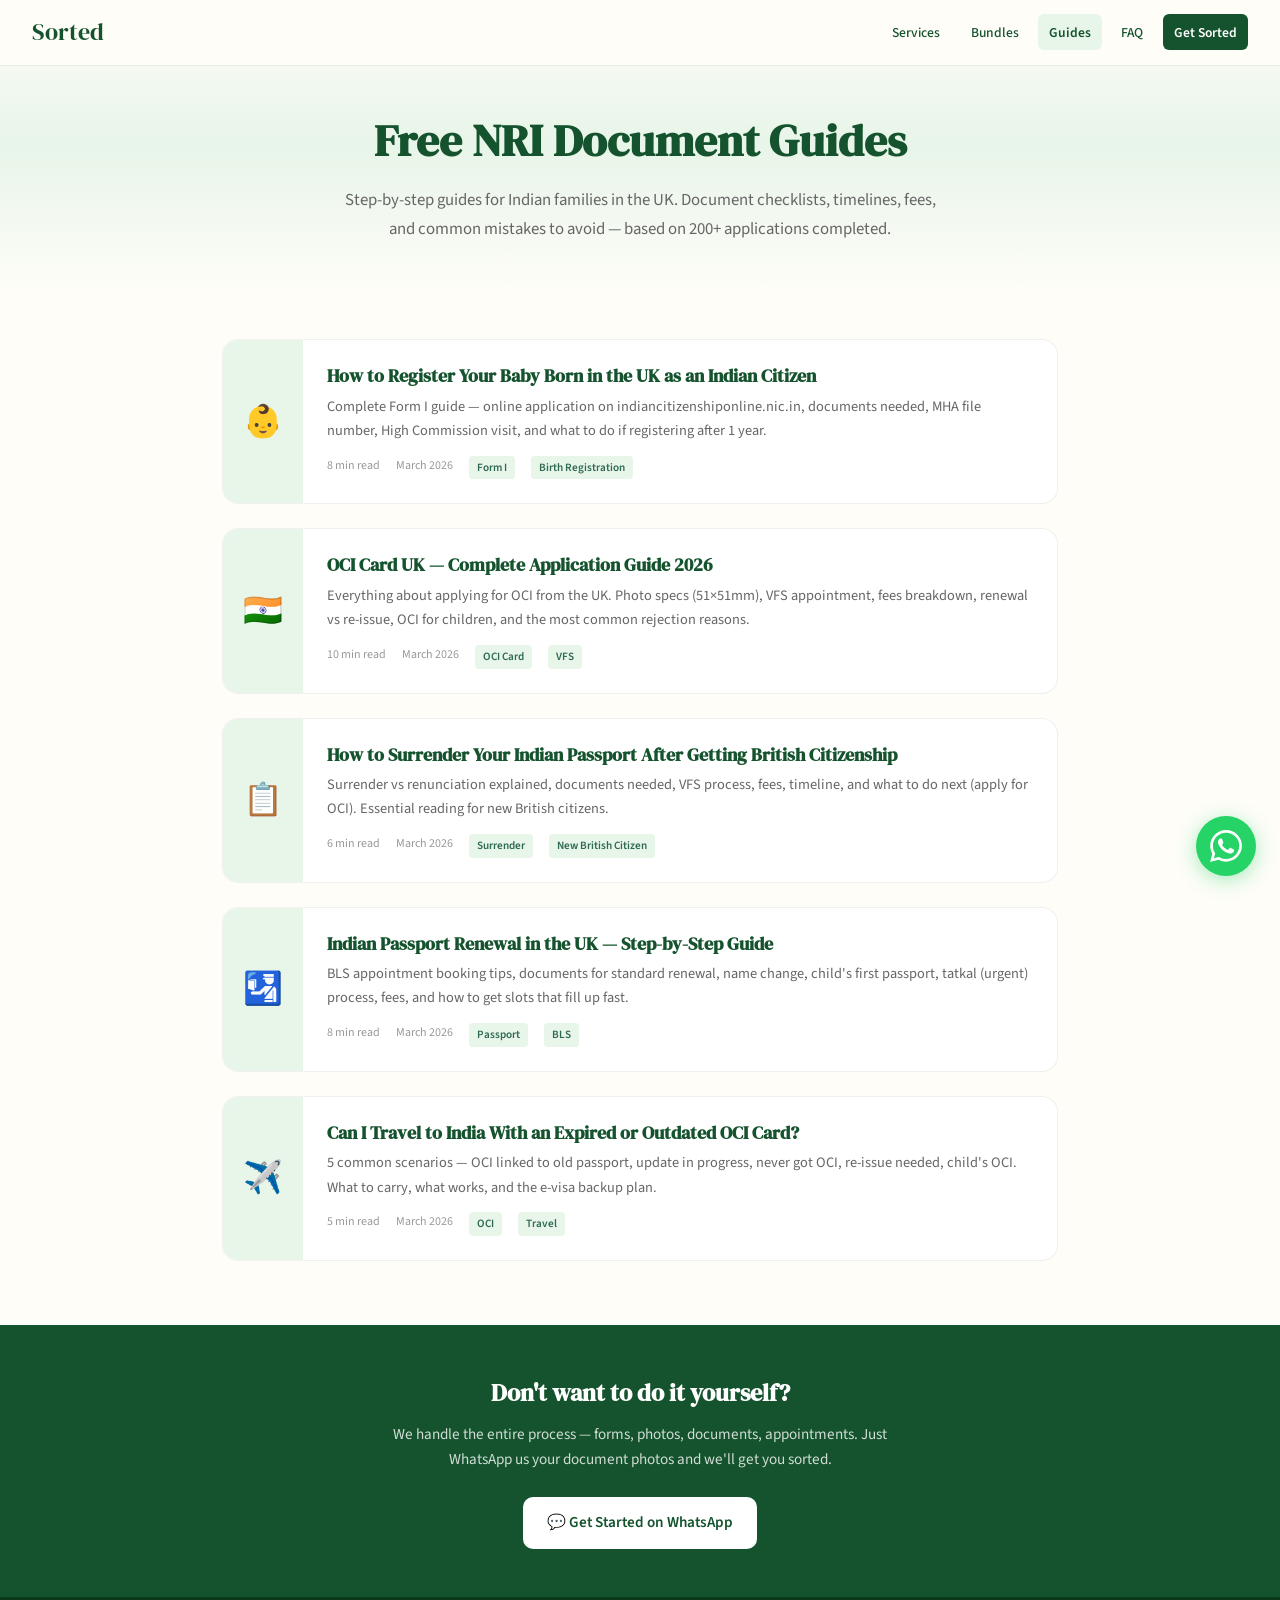
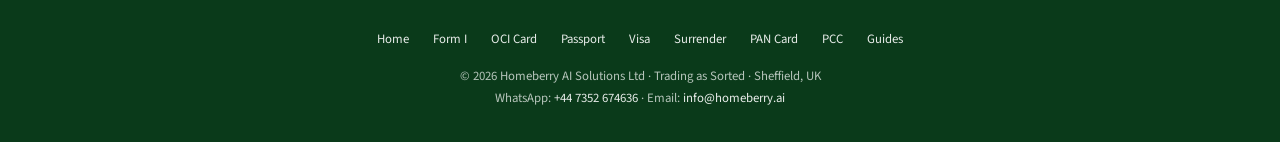
<file: guides/index.html>
<!DOCTYPE html>
<html lang="en">
<head>
<meta charset="UTF-8">
<meta name="viewport" content="width=device-width, initial-scale=1.0">
<title>NRI Document Guides UK — Free Step-by-Step Guides | Sorted</title>
<meta name="description" content="Free guides for Indian families in the UK. How to apply for OCI card, Form I birth registration, Indian passport renewal, surrender passport, and more. Step-by-step with document checklists.">
<meta name="keywords" content="NRI guides UK, OCI guide UK, Form I guide, Indian passport renewal guide, surrender Indian passport guide, NRI document help UK">
<meta name="author" content="Homeberry AI Solutions Ltd">
<meta name="robots" content="index, follow">
<link rel="canonical" href="https://homeberry.ai/guides/">
<link rel="preconnect" href="https://fonts.googleapis.com">
<link rel="preconnect" href="https://fonts.gstatic.com" crossorigin>
<link href="https://fonts.googleapis.com/css2?family=DM+Serif+Display&family=Source+Sans+3:wght@300;400;500;600;700&display=swap" rel="stylesheet">

<script type="application/ld+json">
{"@context":"https://schema.org","@type":"CollectionPage","name":"NRI Document Guides UK","description":"Free step-by-step guides for Indian families in the UK covering OCI cards, Form I, passport renewal, surrender and more.","publisher":{"@type":"Organization","name":"Sorted by Homeberry AI Solutions","url":"https://homeberry.ai"}}
</script>

<style>
:root { --green: #14532d; --green-dark: #0a3a1a; --green-mid: #2d6a4f; --green-light: #e8f5e9; --green-glow: #40916c; --cream: #fefdf8; --gold: #d4a017; --white: #ffffff; --black: #111; --grey: #666; --grey-light: #999; --font-display: 'DM Serif Display', serif; --font-body: 'Source Sans 3', sans-serif; --radius: 16px; --shadow-sm: 0 2px 8px rgba(0,0,0,0.04); --shadow-md: 0 8px 30px rgba(0,0,0,0.06); }
* { margin: 0; padding: 0; box-sizing: border-box; }
html { scroll-behavior: smooth; }
body { font-family: var(--font-body); color: var(--black); background: var(--cream); line-height: 1.7; }

nav { position: fixed; top: 0; left: 0; right: 0; z-index: 1000; background: rgba(254,253,248,0.95); backdrop-filter: blur(10px); border-bottom: 1px solid rgba(20,83,45,0.1); padding: 0.75rem 2rem; display: flex; align-items: center; justify-content: space-between; }
nav .logo { font-family: var(--font-display); font-size: 1.5rem; color: var(--green); text-decoration: none; }
nav .nav-links { display: flex; gap: 0.5rem; flex-wrap: wrap; align-items: center; }
nav .nav-links a { font-size: 0.85rem; color: var(--green); text-decoration: none; padding: 0.4rem 0.7rem; border-radius: 6px; transition: all 0.2s; font-weight: 500; }
nav .nav-links a:hover { background: var(--green-light); }
nav .nav-links a.cta { background: var(--green); color: var(--white); font-weight: 600; }
nav .nav-links a.active { background: var(--green-light); font-weight: 600; }
.menu-toggle { display: none; background: none; border: none; font-size: 1.5rem; cursor: pointer; color: var(--green); }

.hero { padding: 7rem 2rem 3rem; text-align: center; background: linear-gradient(180deg, var(--cream) 0%, var(--green-light) 50%, var(--cream) 100%); }
.hero h1 { font-family: var(--font-display); font-size: clamp(1.8rem, 4vw, 2.8rem); color: var(--green); max-width: 700px; margin: 0 auto 1rem; line-height: 1.3; }
.hero p { font-size: 1.05rem; color: var(--grey); max-width: 600px; margin: 0 auto; }

.guides-grid { max-width: 900px; margin: 0 auto; padding: 3rem 2rem 4rem; display: grid; gap: 1.5rem; }

.guide-card { background: var(--white); border-radius: var(--radius); border: 1px solid rgba(0,0,0,0.06); overflow: hidden; text-decoration: none; color: inherit; transition: all 0.25s; display: grid; grid-template-columns: 80px 1fr; }
.guide-card:hover { transform: translateY(-4px); box-shadow: var(--shadow-md); border-color: var(--green-glow); }
.guide-card .icon-col { background: var(--green-light); display: flex; align-items: center; justify-content: center; font-size: 2rem; }
.guide-card .content { padding: 1.5rem; }
.guide-card h2 { font-family: var(--font-display); font-size: 1.15rem; color: var(--green); margin-bottom: 0.4rem; line-height: 1.3; }
.guide-card p { font-size: 0.9rem; color: var(--grey); margin-bottom: 0.75rem; }
.guide-card .meta { font-size: 0.75rem; color: var(--grey-light); display: flex; gap: 1rem; flex-wrap: wrap; }
.guide-card .tag { display: inline-block; background: var(--green-light); color: var(--green-mid); padding: 0.15rem 0.5rem; border-radius: 4px; font-size: 0.7rem; font-weight: 600; }

.cta-section { background: var(--green); padding: 3rem 2rem; text-align: center; }
.cta-section h2 { font-family: var(--font-display); font-size: 1.5rem; color: var(--white); margin-bottom: 0.5rem; }
.cta-section p { color: rgba(255,255,255,0.8); margin-bottom: 1.5rem; max-width: 500px; margin-left: auto; margin-right: auto; font-size: 0.95rem; }
.cta-section .btn { display: inline-flex; align-items: center; gap: 0.5rem; padding: 0.8rem 1.5rem; border-radius: 10px; text-decoration: none; font-weight: 600; background: var(--white); color: var(--green); font-size: 0.95rem; }
.cta-section .btn:hover { background: var(--green-light); }

footer { background: var(--green-dark); color: rgba(255,255,255,0.7); padding: 2rem; text-align: center; font-size: 0.8rem; }
footer a { color: rgba(255,255,255,0.9); text-decoration: none; }
footer .footer-links { display: flex; justify-content: center; gap: 1.5rem; flex-wrap: wrap; margin-bottom: 1rem; }

.whatsapp-float { position: fixed; bottom: 24px; right: 24px; z-index: 999; width: 60px; height: 60px; border-radius: 50%; background: #25d366; display: flex; align-items: center; justify-content: center; box-shadow: 0 4px 20px rgba(37,211,102,0.4); text-decoration: none; transition: all 0.3s; }
.whatsapp-float:hover { transform: scale(1.1); }
.whatsapp-float svg { width: 32px; height: 32px; fill: white; }

@media (max-width: 768px) {
  nav .nav-links { display: none; position: absolute; top: 100%; left: 0; right: 0; background: var(--white); flex-direction: column; padding: 1rem; }
  nav .nav-links.open { display: flex; }
  .menu-toggle { display: block; }
  .hero { padding: 5rem 1.5rem 2rem; }
  .guides-grid { padding: 2rem 1.5rem; }
  .guide-card { grid-template-columns: 60px 1fr; }
}
</style>
</head>
<body>

<nav>
  <a href="/" class="logo">Sorted</a>
  <button class="menu-toggle" onclick="document.querySelector('.nav-links').classList.toggle('open')">☰</button>
  <div class="nav-links">
    <a href="/#services">Services</a>
    <a href="/#bundles">Bundles</a>
    <a href="/guides/" class="active">Guides</a>
    <a href="/#faq">FAQ</a>
    <a href="https://wa.me/447352674636?text=Hi!%20I'd%20like%20to%20get%20started%20with%20Sorted" class="cta">Get Sorted</a>
  </div>
</nav>

<section class="hero">
  <h1>Free NRI Document Guides</h1>
  <p>Step-by-step guides for Indian families in the UK. Document checklists, timelines, fees, and common mistakes to avoid — based on 200+ applications completed.</p>
</section>

<div class="guides-grid">

  <a href="/guides/how-to-register-baby-born-in-uk-as-indian-citizen.html" class="guide-card">
    <div class="icon-col">👶</div>
    <div class="content">
      <h2>How to Register Your Baby Born in the UK as an Indian Citizen</h2>
      <p>Complete Form I guide — online application on indiancitizenshiponline.nic.in, documents needed, MHA file number, High Commission visit, and what to do if registering after 1 year.</p>
      <div class="meta">
        <span>8 min read</span>
        <span>March 2026</span>
        <span class="tag">Form I</span>
        <span class="tag">Birth Registration</span>
      </div>
    </div>
  </a>

  <a href="/guides/oci-card-uk-complete-guide.html" class="guide-card">
    <div class="icon-col">🇮🇳</div>
    <div class="content">
      <h2>OCI Card UK — Complete Application Guide 2026</h2>
      <p>Everything about applying for OCI from the UK. Photo specs (51×51mm), VFS appointment, fees breakdown, renewal vs re-issue, OCI for children, and the most common rejection reasons.</p>
      <div class="meta">
        <span>10 min read</span>
        <span>March 2026</span>
        <span class="tag">OCI Card</span>
        <span class="tag">VFS</span>
      </div>
    </div>
  </a>

  <a href="/guides/how-to-surrender-indian-passport-uk.html" class="guide-card">
    <div class="icon-col">📋</div>
    <div class="content">
      <h2>How to Surrender Your Indian Passport After Getting British Citizenship</h2>
      <p>Surrender vs renunciation explained, documents needed, VFS process, fees, timeline, and what to do next (apply for OCI). Essential reading for new British citizens.</p>
      <div class="meta">
        <span>6 min read</span>
        <span>March 2026</span>
        <span class="tag">Surrender</span>
        <span class="tag">New British Citizen</span>
      </div>
    </div>
  </a>

  <a href="/guides/indian-passport-renewal-uk.html" class="guide-card">
    <div class="icon-col">🛂</div>
    <div class="content">
      <h2>Indian Passport Renewal in the UK — Step-by-Step Guide</h2>
      <p>BLS appointment booking tips, documents for standard renewal, name change, child's first passport, tatkal (urgent) process, fees, and how to get slots that fill up fast.</p>
      <div class="meta">
        <span>8 min read</span>
        <span>March 2026</span>
        <span class="tag">Passport</span>
        <span class="tag">BLS</span>
      </div>
    </div>
  </a>

  <a href="/guides/can-i-travel-to-india-with-expired-oci.html" class="guide-card">
    <div class="icon-col">✈️</div>
    <div class="content">
      <h2>Can I Travel to India With an Expired or Outdated OCI Card?</h2>
      <p>5 common scenarios — OCI linked to old passport, update in progress, never got OCI, re-issue needed, child's OCI. What to carry, what works, and the e-visa backup plan.</p>
      <div class="meta">
        <span>5 min read</span>
        <span>March 2026</span>
        <span class="tag">OCI</span>
        <span class="tag">Travel</span>
      </div>
    </div>
  </a>

</div>

<section class="cta-section">
  <h2>Don't want to do it yourself?</h2>
  <p>We handle the entire process — forms, photos, documents, appointments. Just WhatsApp us your document photos and we'll get you sorted.</p>
  <a href="https://wa.me/447352674636?text=Hi!%20I'd%20like%20to%20get%20my%20documents%20sorted" class="btn">💬 Get Started on WhatsApp</a>
</section>

<footer>
  <div class="footer-links">
    <a href="/">Home</a>
    <a href="/form-i.html">Form I</a>
    <a href="/oci.html">OCI Card</a>
    <a href="/passport.html">Passport</a>
    <a href="/visa.html">Visa</a>
    <a href="/surrender.html">Surrender</a>
    <a href="/pan-card.html">PAN Card</a>
    <a href="/pcc.html">PCC</a>
    <a href="/guides/">Guides</a>
  </div>
  <p>© 2026 Homeberry AI Solutions Ltd · Trading as Sorted · Sheffield, UK</p>
  <p>WhatsApp: <a href="https://wa.me/447352674636">+44 7352 674636</a> · Email: <a href="mailto:info@homeberry.ai">info@homeberry.ai</a></p>
</footer>

<a href="https://wa.me/447352674636?text=Hi!%20I'd%20like%20to%20get%20my%20documents%20sorted" class="whatsapp-float" aria-label="Chat on WhatsApp">
  <svg viewBox="0 0 24 24"><path d="M17.472 14.382c-.297-.149-1.758-.867-2.03-.967-.273-.099-.471-.148-.67.15-.197.297-.767.966-.94 1.164-.173.199-.347.223-.644.075-.297-.15-1.255-.463-2.39-1.475-.883-.788-1.48-1.761-1.653-2.059-.173-.297-.018-.458.13-.606.134-.133.298-.347.446-.52.149-.174.198-.298.298-.497.099-.198.05-.371-.025-.52-.075-.149-.669-1.612-.916-2.207-.242-.579-.487-.5-.669-.51-.173-.008-.371-.01-.57-.01-.198 0-.52.074-.792.372-.272.297-1.04 1.016-1.04 2.479 0 1.462 1.065 2.875 1.213 3.074.149.198 2.096 3.2 5.077 4.487.709.306 1.262.489 1.694.625.712.227 1.36.195 1.871.118.571-.085 1.758-.719 2.006-1.413.248-.694.248-1.289.173-1.413-.074-.124-.272-.198-.57-.347m-5.421 7.403h-.004a9.87 9.87 0 01-5.031-1.378l-.361-.214-3.741.982.998-3.648-.235-.374a9.86 9.86 0 01-1.51-5.26c.001-5.45 4.436-9.884 9.888-9.884 2.64 0 5.122 1.03 6.988 2.898a9.825 9.825 0 012.893 6.994c-.003 5.45-4.437 9.884-9.885 9.884m8.413-18.297A11.815 11.815 0 0012.05 0C5.495 0 .16 5.335.157 11.892c0 2.096.547 4.142 1.588 5.945L.057 24l6.305-1.654a11.882 11.882 0 005.683 1.448h.005c6.554 0 11.89-5.335 11.893-11.893a11.821 11.821 0 00-3.48-8.413z"/></svg>
</a>

<script>document.querySelector('.menu-toggle').addEventListener('click',()=>{document.querySelector('.nav-links').classList.toggle('open')});</script>
</body>
</html>
</file>
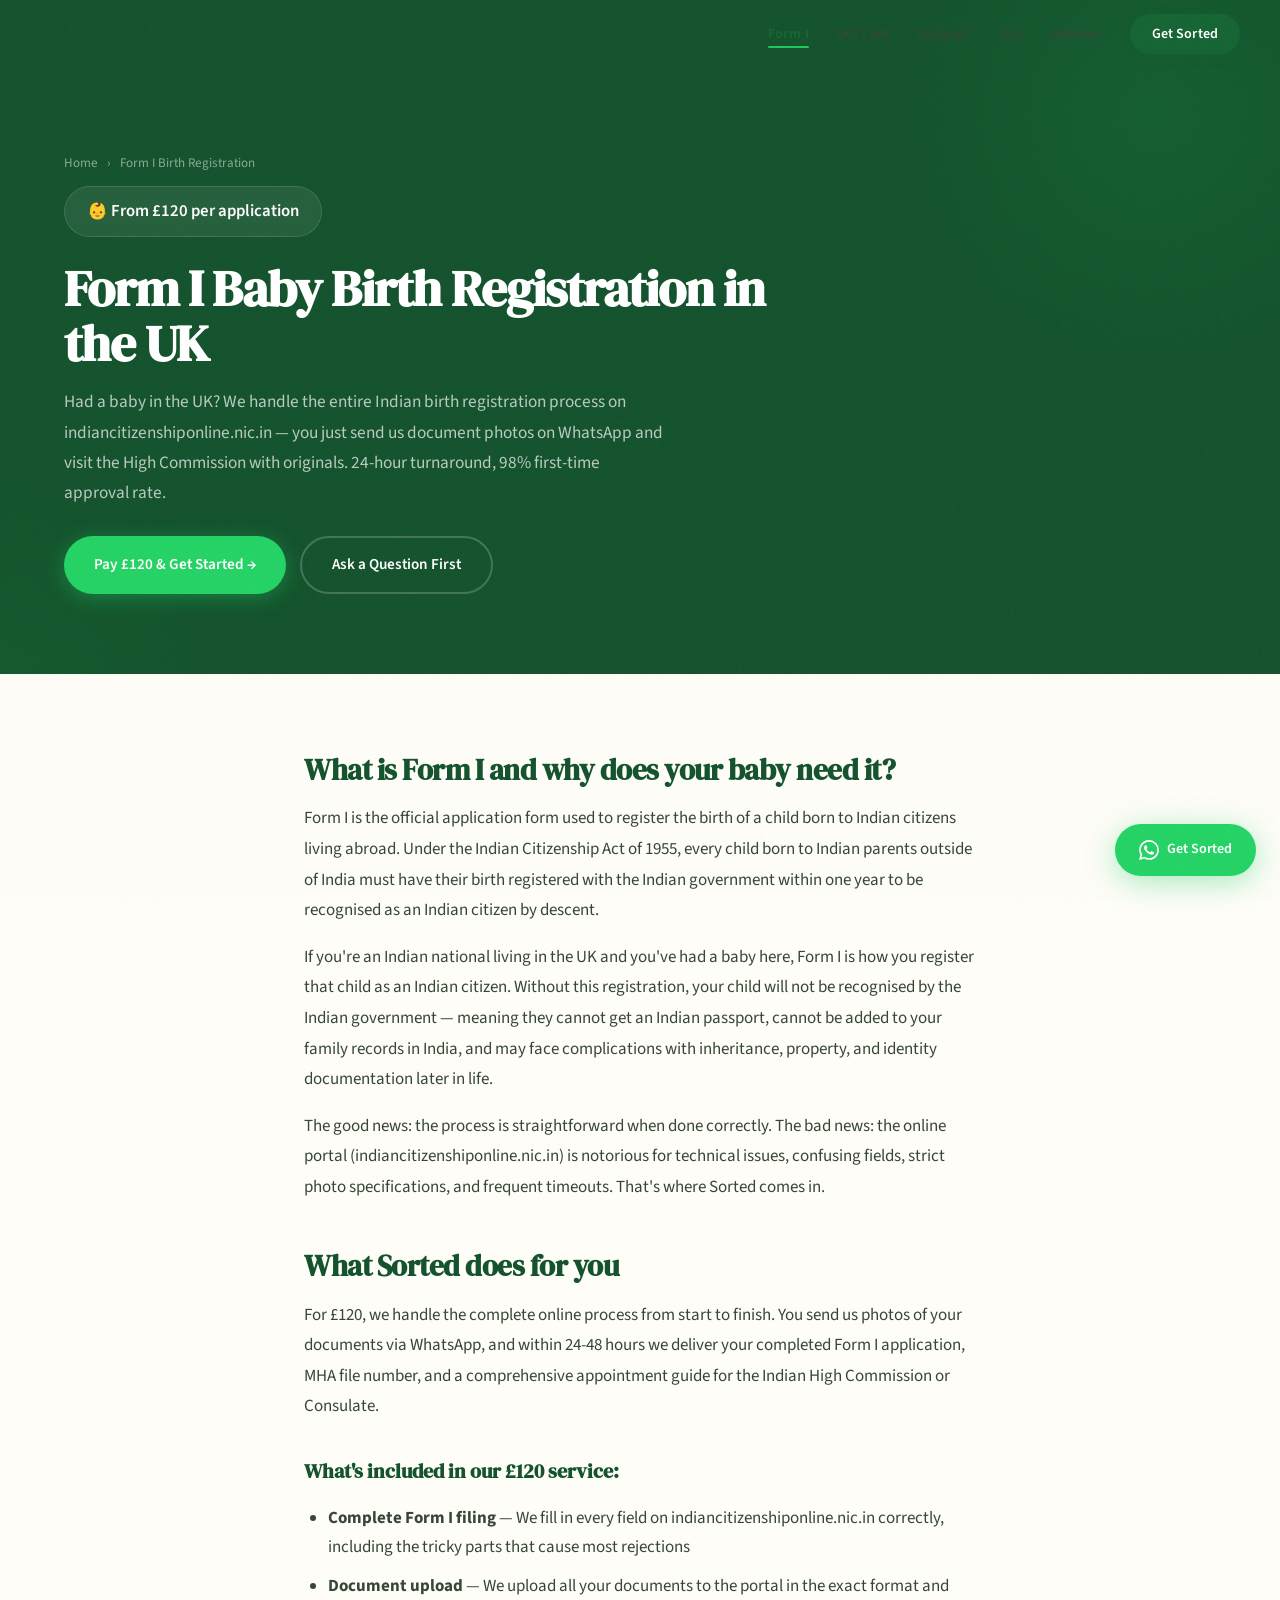
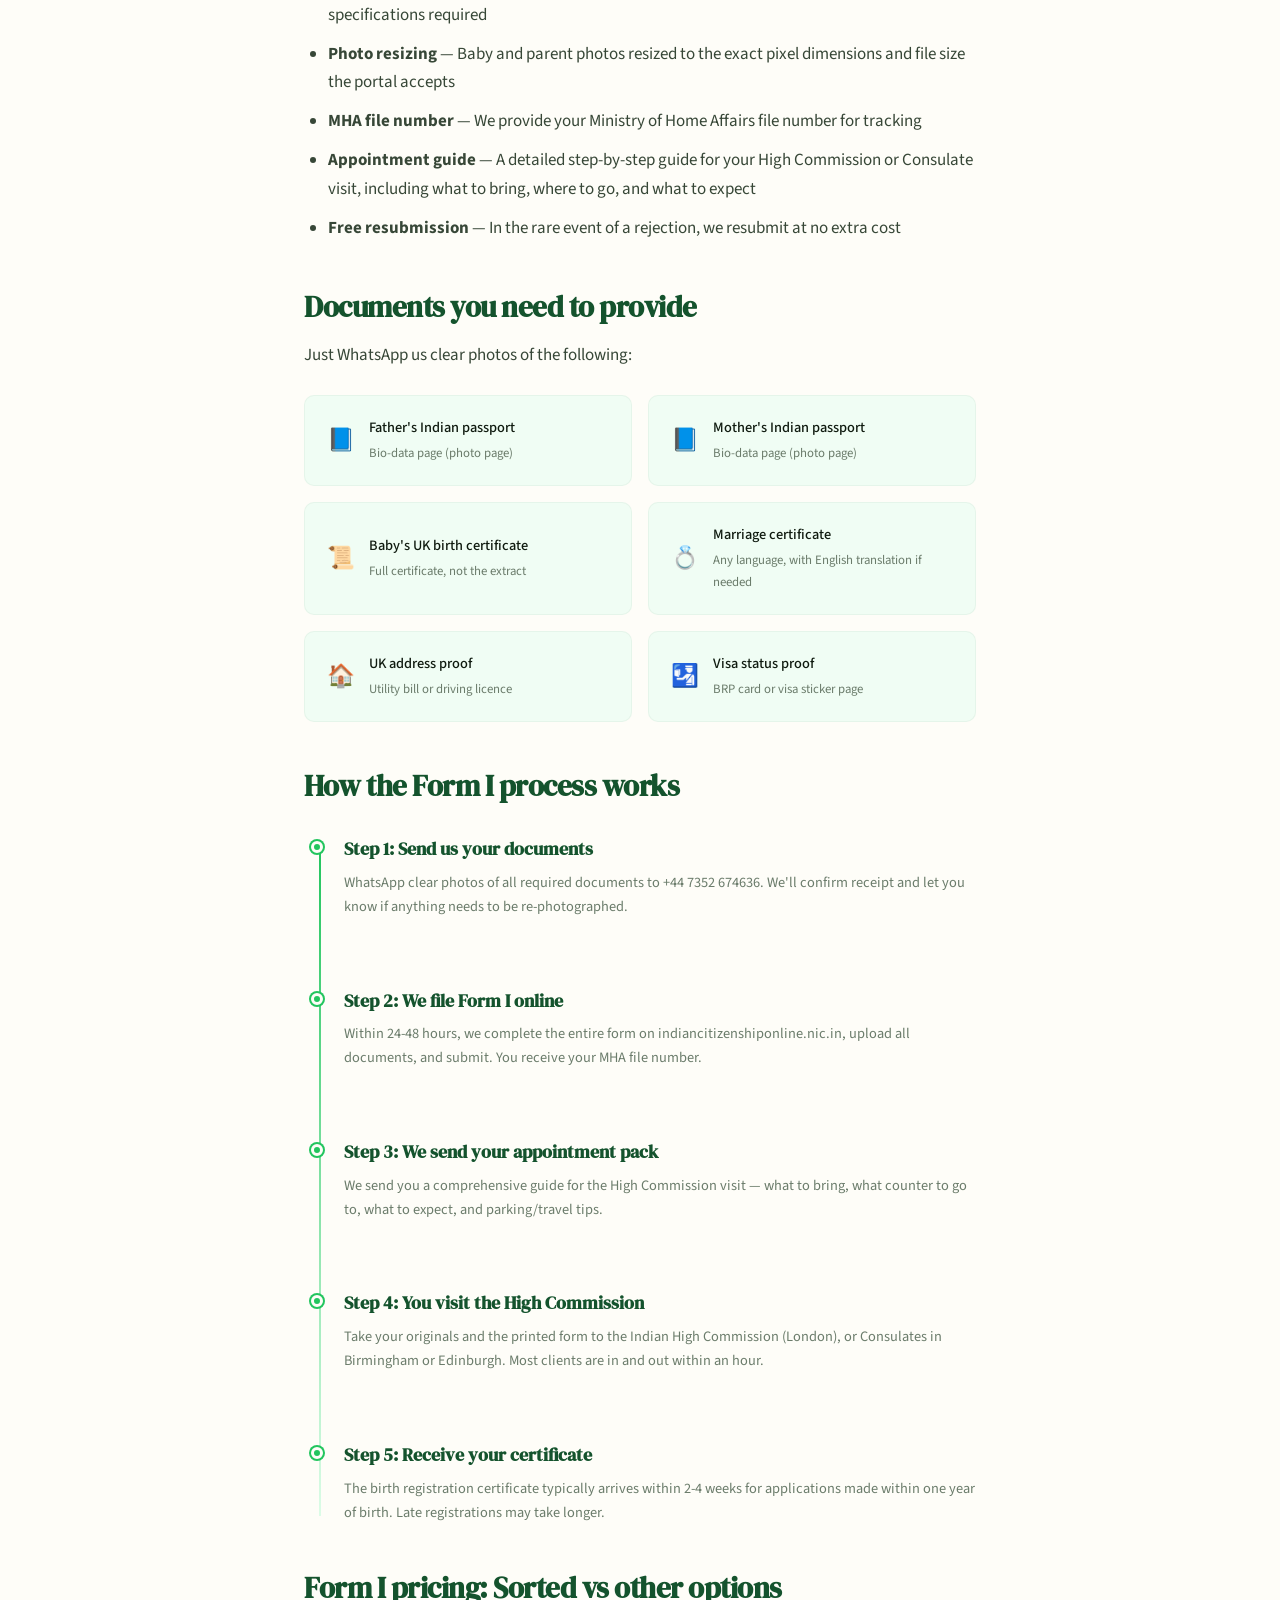
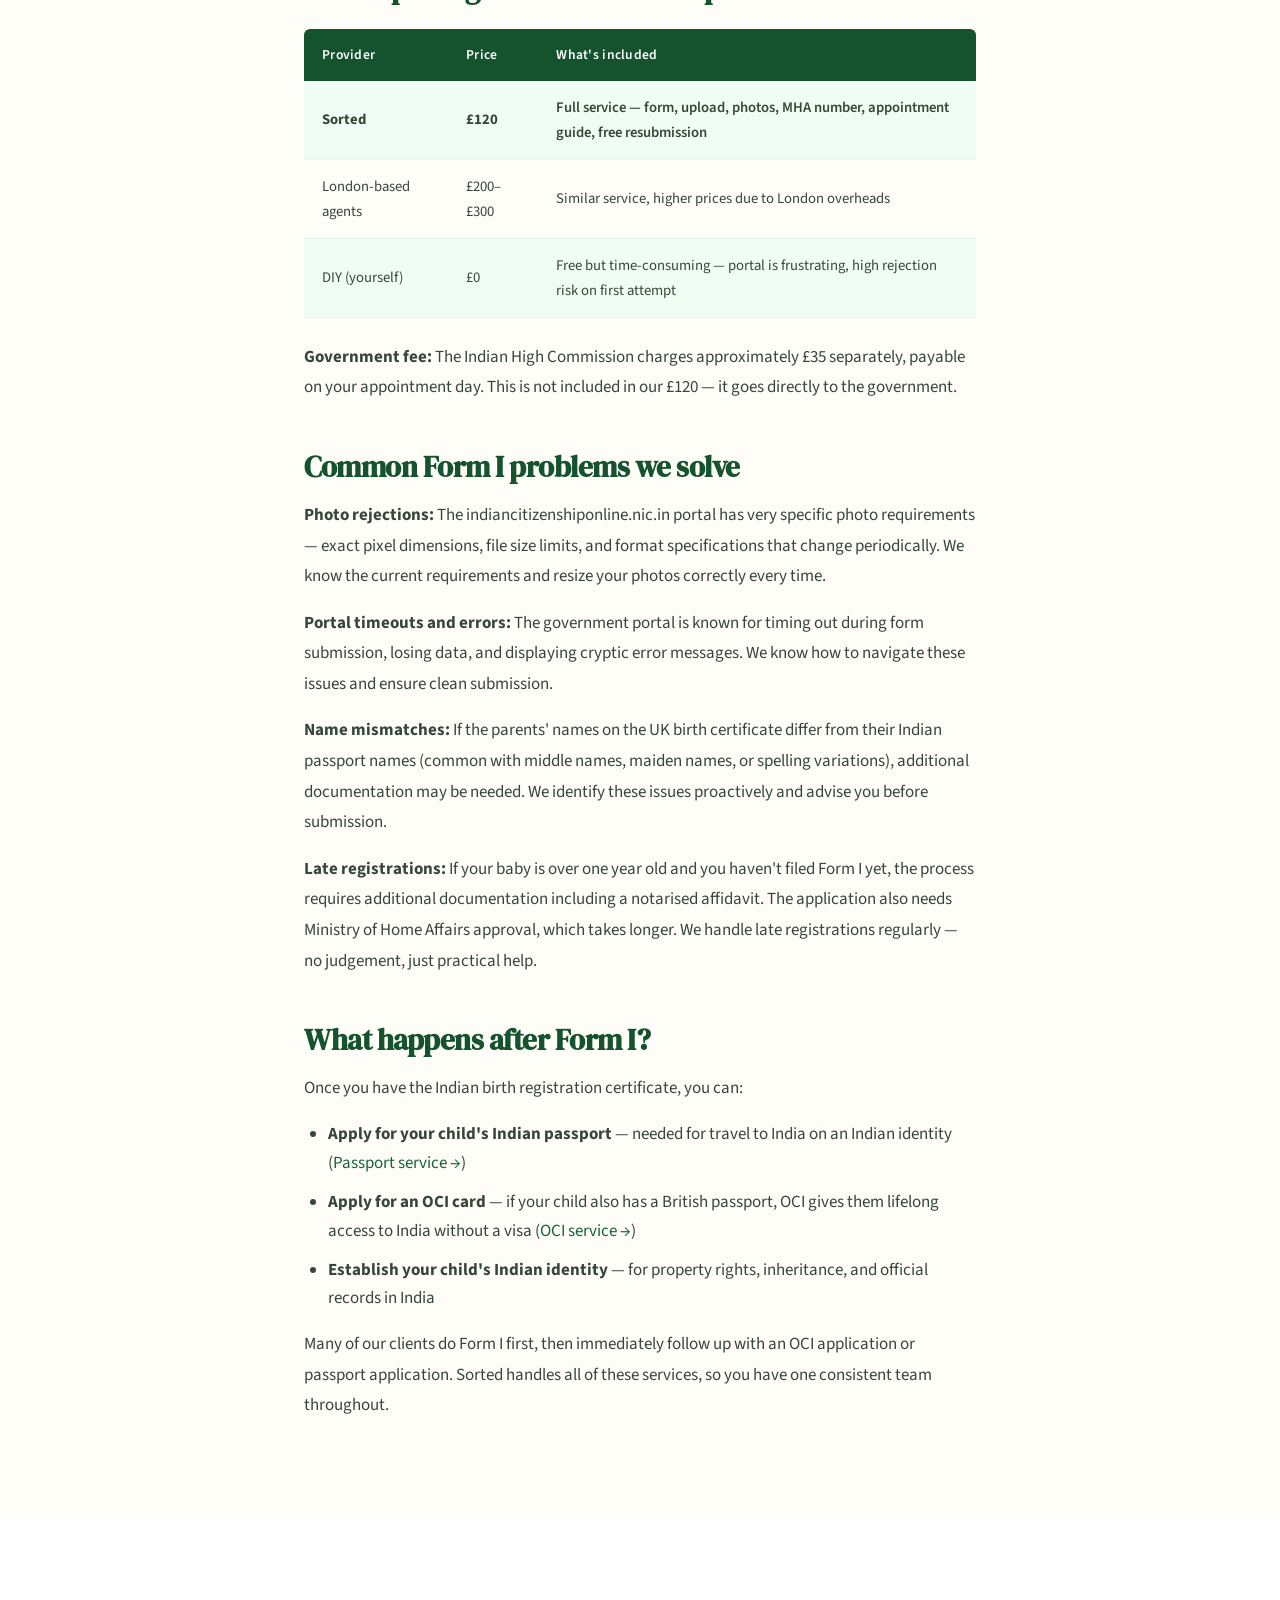
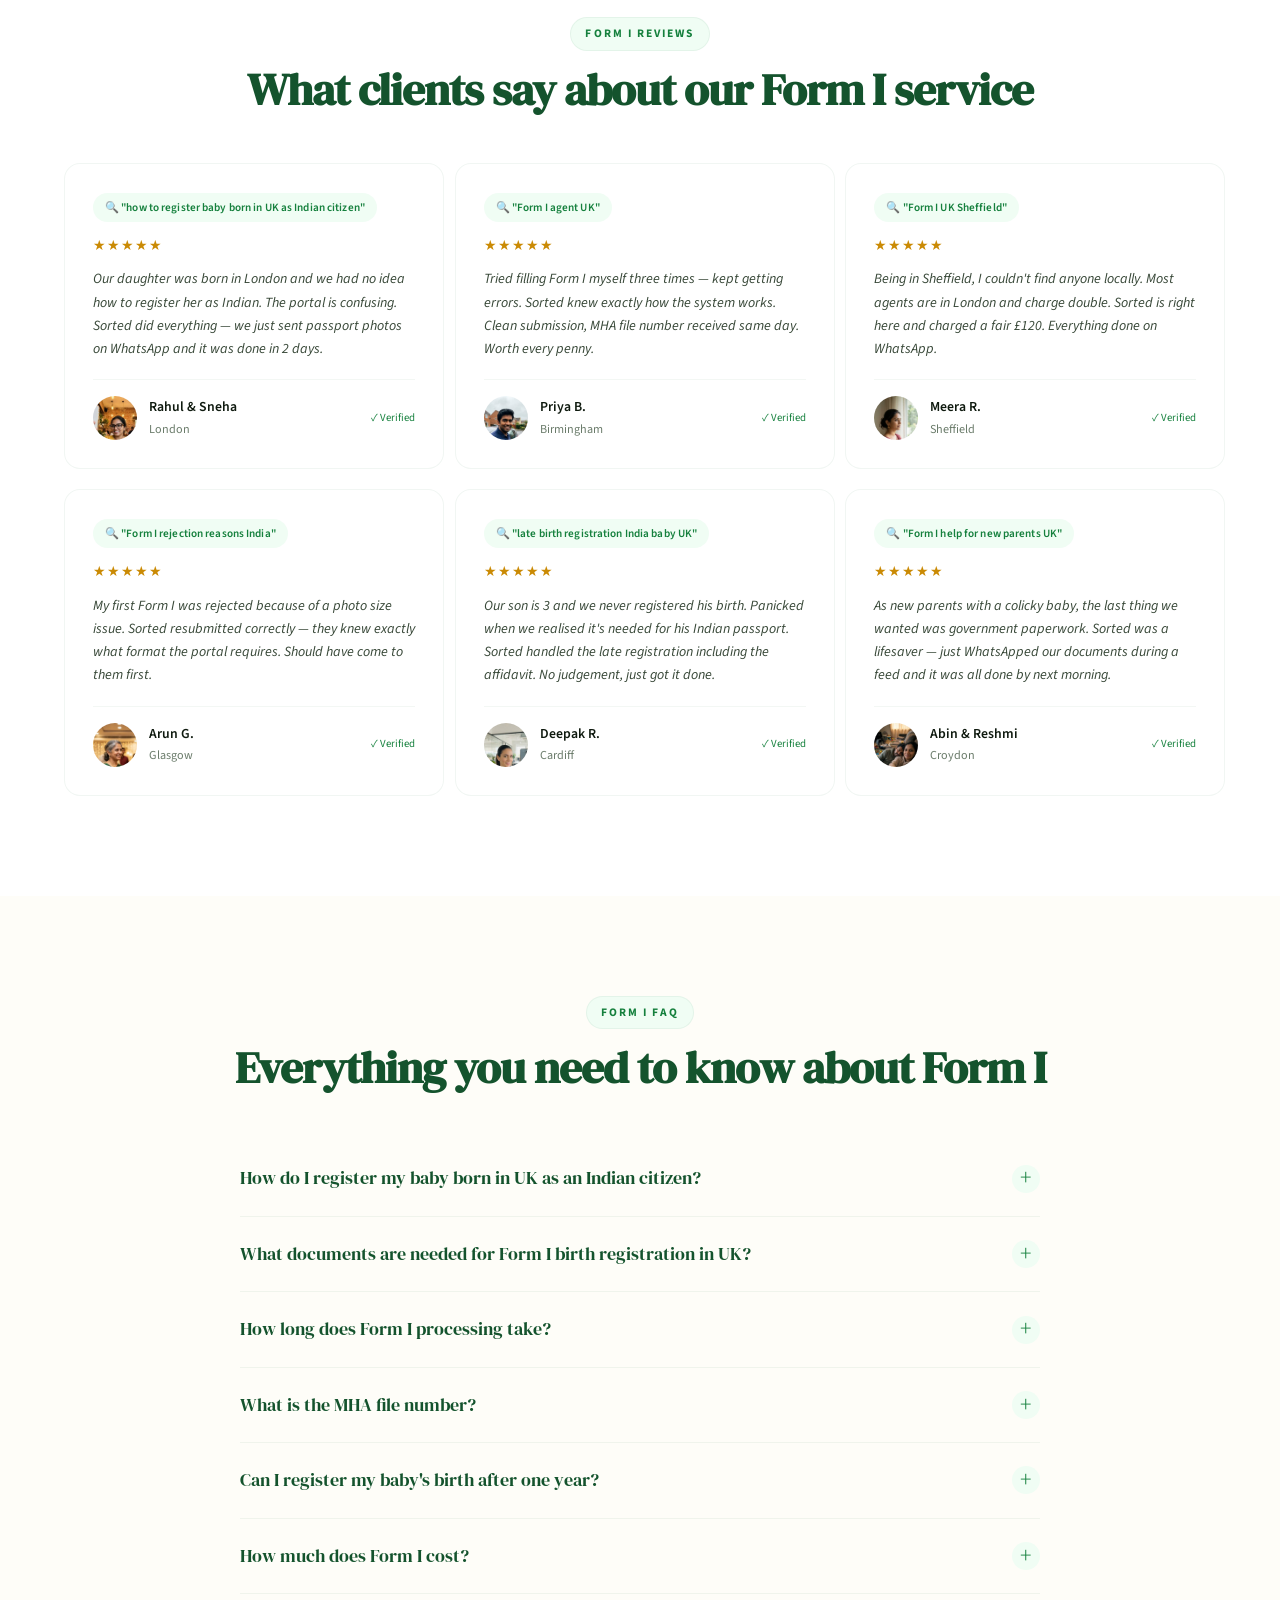
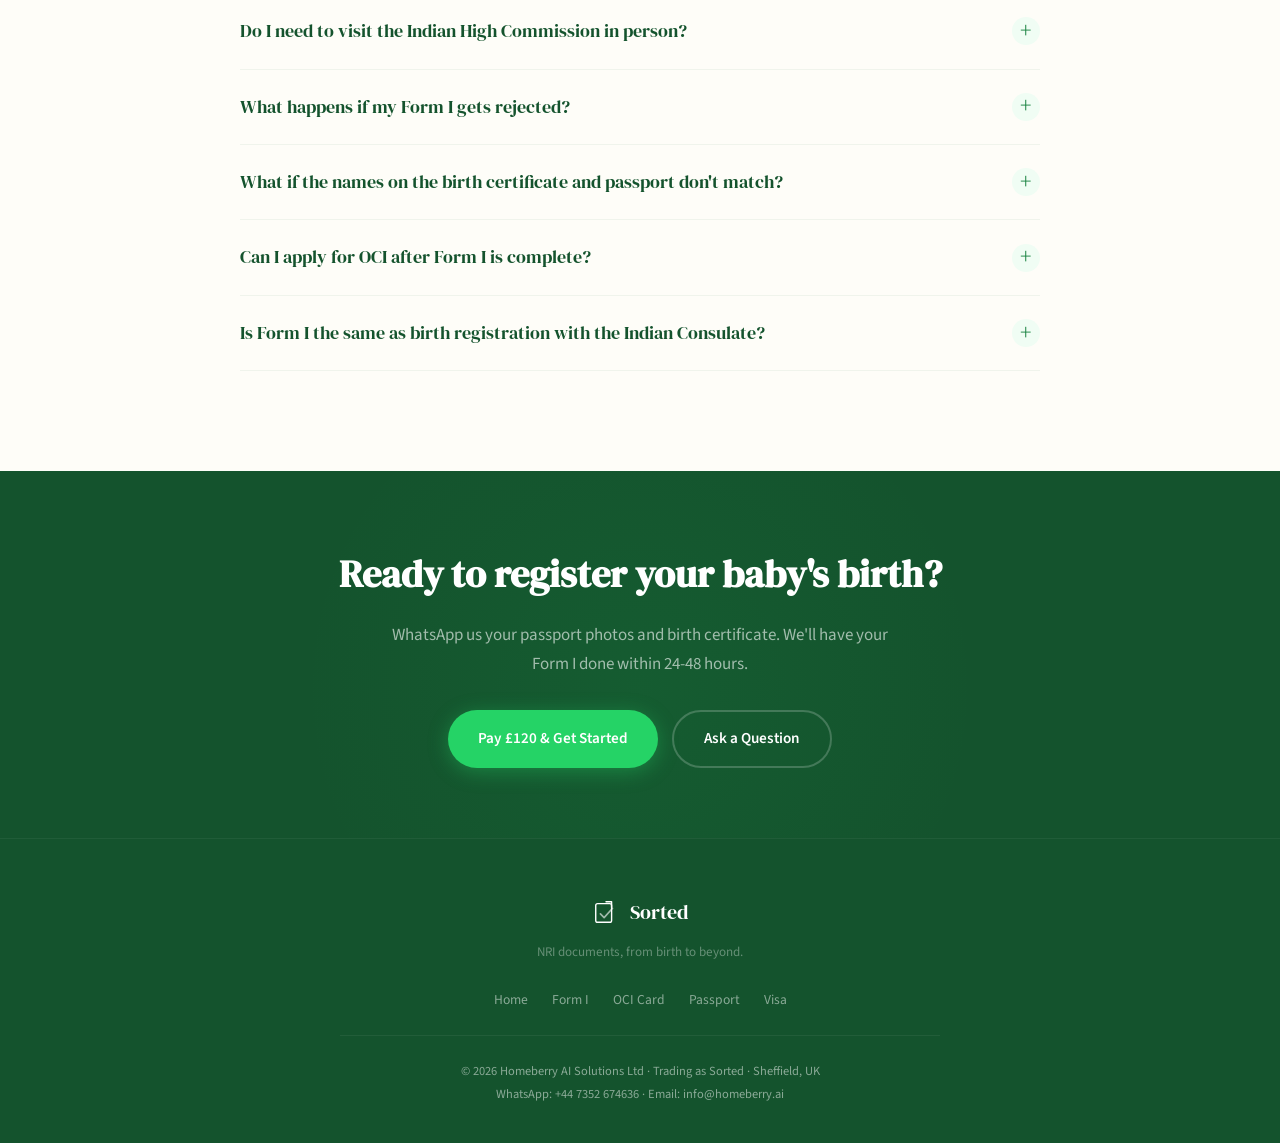
<file: form-i.html>
<!DOCTYPE html>
<html lang="en-GB">
<head>
<meta charset="UTF-8">
<meta name="viewport" content="width=device-width, initial-scale=1.0">
<title>Form I Baby Birth Registration UK — Complete Service £120 | Sorted</title>
<meta name="description" content="Form I birth registration service for babies born in UK to Indian parents. We handle the entire indiancitizenshiponline.nic.in process — form completion, document upload, MHA file number. £120 all-inclusive. 98% first-time approval. Sheffield-based, serving all UK via WhatsApp.">
<meta name="keywords" content="Form I UK, Indian birth registration UK, baby born in UK Indian citizen, indiancitizenshiponline.nic.in help, MHA file number, Form I agent UK, Form I Sheffield, Form I rejection reasons, late birth registration India, Indian High Commission baby registration, Form I documents needed, register Indian baby birth UK cost">
<meta name="robots" content="index, follow, max-image-preview:large, max-snippet:-1">
<link rel="canonical" href="https://www.homeberry.ai/form-i.html">
<meta property="og:title" content="Form I Baby Birth Registration UK — £120 | Sorted">
<meta property="og:description" content="We handle the entire Form I process on indiancitizenshiponline.nic.in for NRI parents in the UK. 24hr turnaround, 98% first-time approval.">
<meta property="og:url" content="https://www.homeberry.ai/form-i.html">
<meta property="og:type" content="website">
<meta name="twitter:card" content="summary_large_image">
<meta name="twitter:title" content="Form I Baby Birth Registration UK — £120 | Sorted">
<meta name="theme-color" content="#14532d">
<link rel="stylesheet" href="css/style.css">

<!-- FAQ Schema -->
<script type="application/ld+json">
{"@context":"https://schema.org","@type":"FAQPage","mainEntity":[
{"@type":"Question","name":"How do I register my baby born in UK as an Indian citizen?","acceptedAnswer":{"@type":"Answer","text":"You need to file Form I on indiancitizenshiponline.nic.in, upload required documents, then visit the Indian High Commission or Consulate with originals. Sorted handles the entire online process for £120 — you just WhatsApp us your document photos and we do the rest."}},
{"@type":"Question","name":"What documents are needed for Form I birth registration in UK?","acceptedAnswer":{"@type":"Answer","text":"You need both parents' Indian passports (bio-data pages), the baby's full UK birth certificate (not the extract), marriage certificate, proof of UK address, and visa status proof. Sorted provides a complete personalised checklist."}},
{"@type":"Question","name":"How long does Form I processing take?","acceptedAnswer":{"@type":"Answer","text":"Sorted completes the online form within 24-48 hours. After visiting the High Commission, the birth registration certificate typically arrives within 2-4 weeks."}},
{"@type":"Question","name":"What is the MHA file number?","acceptedAnswer":{"@type":"Answer","text":"When you submit Form I online, the Ministry of Home Affairs generates a unique file number. This is your tracking reference for the application. Sorted provides this number along with your completed form."}},
{"@type":"Question","name":"Can I register my baby's birth after one year?","acceptedAnswer":{"@type":"Answer","text":"Yes, late registration is possible but requires an additional notarised affidavit explaining the delay. The application is forwarded to the Ministry of Home Affairs for approval, which takes longer. Sorted handles late registrations too."}},
{"@type":"Question","name":"How much does Form I cost?","acceptedAnswer":{"@type":"Answer","text":"Sorted charges £120 for the complete Form I service. The Indian High Commission charges approximately £35 separately as a government fee, payable on your appointment day. Total cost: approximately £155."}},
{"@type":"Question","name":"Do I need to visit the Indian High Commission in person?","acceptedAnswer":{"@type":"Answer","text":"Yes, at least one parent must visit the High Commission in London or Consulates in Birmingham and Edinburgh with original documents. Sorted prepares everything so your visit is quick — most clients are in and out within an hour."}},
{"@type":"Question","name":"What happens if my Form I gets rejected?","acceptedAnswer":{"@type":"Answer","text":"Common rejection reasons include incorrect photo specifications, mismatched names, and incomplete uploads. Sorted's 98% first-time approval rate means rejections are rare. If it happens, we resubmit at no extra cost."}},
{"@type":"Question","name":"What if the names on the birth certificate and passport don't match?","acceptedAnswer":{"@type":"Answer","text":"Name discrepancies may require an observation letter from the UK Birth Registrar's office. Sorted identifies these issues before submission to avoid delays."}},
{"@type":"Question","name":"Can I apply for OCI after Form I is complete?","acceptedAnswer":{"@type":"Answer","text":"Yes. Once you have the Indian birth registration certificate from Form I, you can apply for an OCI card for your child. Sorted handles both services — many clients do Form I and OCI as a package."}},
{"@type":"Question","name":"Is Form I the same as birth registration with the Indian Consulate?","acceptedAnswer":{"@type":"Answer","text":"Yes. Form I is the official name for the application form used to register the birth of an Indian citizen born abroad. It is filed online on indiancitizenshiponline.nic.in and then processed at the Indian High Commission or Consulate."}}
]}
</script>

<!-- Service Schema -->
<script type="application/ld+json">
{"@context":"https://schema.org","@type":"Service","name":"Form I Baby Birth Registration Service","description":"Complete Form I filing service for Indian parents registering babies born in the UK. Includes online form completion on indiancitizenshiponline.nic.in, document upload, MHA file number generation, and High Commission appointment preparation guide. 24-48 hour turnaround. 98% first-time approval rate.","provider":{"@type":"LocalBusiness","name":"Sorted by Homeberry AI Solutions","address":{"@type":"PostalAddress","addressLocality":"Sheffield","addressCountry":"GB"},"telephone":"+447352674636"},"areaServed":{"@type":"Country","name":"United Kingdom"},"offers":{"@type":"Offer","price":"120","priceCurrency":"GBP","url":"https://buy.stripe.com/28E5kFeBI6Cn4Gfcfz3F600"}}
</script>

<!-- BreadcrumbList Schema -->
<script type="application/ld+json">
{"@context":"https://schema.org","@type":"BreadcrumbList","itemListElement":[
{"@type":"ListItem","position":1,"name":"Home","item":"https://www.homeberry.ai/"},
{"@type":"ListItem","position":2,"name":"Form I Birth Registration","item":"https://www.homeberry.ai/form-i.html"}
]}
</script>
</head>
<body>

<!-- NAV -->
<nav class="nav" id="nav"><div class="nav-inner"><a href="/" class="nav-logo"><svg viewBox="0 0 60 60" fill="none"><rect x="8" y="12" width="34" height="40" rx="4" stroke="#14532d" stroke-width="3.5"/><path d="M30 8L42 8L42 20" stroke="#14532d" stroke-width="3.5" stroke-linecap="round" stroke-linejoin="round"/><path d="M18 34L26 42L44 22" stroke="#14532d" stroke-width="4" stroke-linecap="round" stroke-linejoin="round"/></svg><span class="nav-logo-text">Sorted</span></a><button class="nav-toggle" aria-label="Menu"><span></span><span></span><span></span></button><ul class="nav-links"><li><a href="/form-i.html" class="active">Form I</a></li><li><a href="/oci.html">OCI Card</a></li><li><a href="/passport.html">Passport</a></li><li><a href="/visa.html">Visa</a></li><li><a href="/#testimonials">Reviews</a></li><li><a href="https://wa.me/447352674636?text=Hi!%20I%20need%20help%20with%20Form%20I" class="nav-cta" target="_blank" rel="noopener">Get Sorted</a></li></ul></div></nav>

<!-- PAGE HERO -->
<div class="page-hero">
  <div class="container">
    <div class="breadcrumb"><a href="/">Home</a> <span>›</span> Form I Birth Registration</div>
    <div class="price-badge">👶 From £120 per application</div>
    <h1>Form I Baby Birth Registration in the UK</h1>
    <p>Had a baby in the UK? We handle the entire Indian birth registration process on indiancitizenshiponline.nic.in — you just send us document photos on WhatsApp and visit the High Commission with originals. 24-hour turnaround, 98% first-time approval rate.</p>
    <div style="display:flex;gap:14px;flex-wrap:wrap;">
      <a href="https://buy.stripe.com/28E5kFeBI6Cn4Gfcfz3F600" class="btn btn-whatsapp" target="_blank" rel="noopener">Pay £120 &amp; Get Started →</a>
      <a href="https://wa.me/447352674636?text=Hi!%20I%20need%20help%20with%20Form%20I%20birth%20registration" class="btn btn-secondary" style="border-color:rgba(255,255,255,0.2);color:white;" target="_blank" rel="noopener">Ask a Question First</a>
    </div>
  </div>
</div>

<!-- MAIN CONTENT -->
<div class="page-content">
  <div class="container-text">

    <h2>What is Form I and why does your baby need it?</h2>
    <p>Form I is the official application form used to register the birth of a child born to Indian citizens living abroad. Under the Indian Citizenship Act of 1955, every child born to Indian parents outside of India must have their birth registered with the Indian government within one year to be recognised as an Indian citizen by descent.</p>
    <p>If you're an Indian national living in the UK and you've had a baby here, Form I is how you register that child as an Indian citizen. Without this registration, your child will not be recognised by the Indian government — meaning they cannot get an Indian passport, cannot be added to your family records in India, and may face complications with inheritance, property, and identity documentation later in life.</p>
    <p>The good news: the process is straightforward when done correctly. The bad news: the online portal (indiancitizenshiponline.nic.in) is notorious for technical issues, confusing fields, strict photo specifications, and frequent timeouts. That's where Sorted comes in.</p>

    <h2>What Sorted does for you</h2>
    <p>For £120, we handle the complete online process from start to finish. You send us photos of your documents via WhatsApp, and within 24-48 hours we deliver your completed Form I application, MHA file number, and a comprehensive appointment guide for the Indian High Commission or Consulate.</p>

    <h3>What's included in our £120 service:</h3>
    <ul>
      <li><strong>Complete Form I filing</strong> — We fill in every field on indiancitizenshiponline.nic.in correctly, including the tricky parts that cause most rejections</li>
      <li><strong>Document upload</strong> — We upload all your documents to the portal in the exact format and specifications required</li>
      <li><strong>Photo resizing</strong> — Baby and parent photos resized to the exact pixel dimensions and file size the portal accepts</li>
      <li><strong>MHA file number</strong> — We provide your Ministry of Home Affairs file number for tracking</li>
      <li><strong>Appointment guide</strong> — A detailed step-by-step guide for your High Commission or Consulate visit, including what to bring, where to go, and what to expect</li>
      <li><strong>Free resubmission</strong> — In the rare event of a rejection, we resubmit at no extra cost</li>
    </ul>

    <h2>Documents you need to provide</h2>
    <p>Just WhatsApp us clear photos of the following:</p>
    <div class="doc-grid">
      <div class="doc-item"><span class="emoji">📘</span><div class="text">Father's Indian passport<small>Bio-data page (photo page)</small></div></div>
      <div class="doc-item"><span class="emoji">📘</span><div class="text">Mother's Indian passport<small>Bio-data page (photo page)</small></div></div>
      <div class="doc-item"><span class="emoji">📜</span><div class="text">Baby's UK birth certificate<small>Full certificate, not the extract</small></div></div>
      <div class="doc-item"><span class="emoji">💍</span><div class="text">Marriage certificate<small>Any language, with English translation if needed</small></div></div>
      <div class="doc-item"><span class="emoji">🏠</span><div class="text">UK address proof<small>Utility bill or driving licence</small></div></div>
      <div class="doc-item"><span class="emoji">🛂</span><div class="text">Visa status proof<small>BRP card or visa sticker page</small></div></div>
    </div>

    <h2>How the Form I process works</h2>
    <div class="timeline">
      <div class="timeline-step">
        <h3>Step 1: Send us your documents</h3>
        <p>WhatsApp clear photos of all required documents to +44 7352 674636. We'll confirm receipt and let you know if anything needs to be re-photographed.</p>
      </div>
      <div class="timeline-step">
        <h3>Step 2: We file Form I online</h3>
        <p>Within 24-48 hours, we complete the entire form on indiancitizenshiponline.nic.in, upload all documents, and submit. You receive your MHA file number.</p>
      </div>
      <div class="timeline-step">
        <h3>Step 3: We send your appointment pack</h3>
        <p>We send you a comprehensive guide for the High Commission visit — what to bring, what counter to go to, what to expect, and parking/travel tips.</p>
      </div>
      <div class="timeline-step">
        <h3>Step 4: You visit the High Commission</h3>
        <p>Take your originals and the printed form to the Indian High Commission (London), or Consulates in Birmingham or Edinburgh. Most clients are in and out within an hour.</p>
      </div>
      <div class="timeline-step">
        <h3>Step 5: Receive your certificate</h3>
        <p>The birth registration certificate typically arrives within 2-4 weeks for applications made within one year of birth. Late registrations may take longer.</p>
      </div>
    </div>

    <h2>Form I pricing: Sorted vs other options</h2>
    <table class="comparison-table">
      <tr><th>Provider</th><th>Price</th><th>What's included</th></tr>
      <tr class="highlight"><td><strong>Sorted</strong></td><td><strong>£120</strong></td><td>Full service — form, upload, photos, MHA number, appointment guide, free resubmission</td></tr>
      <tr><td>London-based agents</td><td>£200–£300</td><td>Similar service, higher prices due to London overheads</td></tr>
      <tr><td>DIY (yourself)</td><td>£0</td><td>Free but time-consuming — portal is frustrating, high rejection risk on first attempt</td></tr>
    </table>
    <p><strong>Government fee:</strong> The Indian High Commission charges approximately £35 separately, payable on your appointment day. This is not included in our £120 — it goes directly to the government.</p>

    <h2>Common Form I problems we solve</h2>
    <p><strong>Photo rejections:</strong> The indiancitizenshiponline.nic.in portal has very specific photo requirements — exact pixel dimensions, file size limits, and format specifications that change periodically. We know the current requirements and resize your photos correctly every time.</p>
    <p><strong>Portal timeouts and errors:</strong> The government portal is known for timing out during form submission, losing data, and displaying cryptic error messages. We know how to navigate these issues and ensure clean submission.</p>
    <p><strong>Name mismatches:</strong> If the parents' names on the UK birth certificate differ from their Indian passport names (common with middle names, maiden names, or spelling variations), additional documentation may be needed. We identify these issues proactively and advise you before submission.</p>
    <p><strong>Late registrations:</strong> If your baby is over one year old and you haven't filed Form I yet, the process requires additional documentation including a notarised affidavit. The application also needs Ministry of Home Affairs approval, which takes longer. We handle late registrations regularly — no judgement, just practical help.</p>

    <h2>What happens after Form I?</h2>
    <p>Once you have the Indian birth registration certificate, you can:</p>
    <ul>
      <li><strong>Apply for your child's Indian passport</strong> — needed for travel to India on an Indian identity (<a href="/passport.html">Passport service →</a>)</li>
      <li><strong>Apply for an OCI card</strong> — if your child also has a British passport, OCI gives them lifelong access to India without a visa (<a href="/oci.html">OCI service →</a>)</li>
      <li><strong>Establish your child's Indian identity</strong> — for property rights, inheritance, and official records in India</li>
    </ul>
    <p>Many of our clients do Form I first, then immediately follow up with an OCI application or passport application. Sorted handles all of these services, so you have one consistent team throughout.</p>

  </div>
</div>

<!-- TESTIMONIALS -->
<section class="section section-white">
  <div class="container">
    <div class="text-center" style="margin-bottom:48px;"><span class="section-label">Form I Reviews</span><h2 class="section-title">What clients say about our Form I service</h2></div>
    <div class="testimonial-grid">
      <div class="testimonial-card reveal"><div class="testimonial-search">🔍 "how to register baby born in UK as Indian citizen"</div><div class="testimonial-stars">★★★★★</div><p class="testimonial-text">Our daughter was born in London and we had no idea how to register her as Indian. The portal is confusing. Sorted did everything — we just sent passport photos on WhatsApp and it was done in 2 days.</p><div class="testimonial-author"><img src="clients/rahul-sneha.jpg" alt="Rahul and Sneha, London" width="44" height="44" loading="lazy"><div><div class="testimonial-author-name">Rahul &amp; Sneha</div><div class="testimonial-author-city">London</div></div><div class="testimonial-verified">✓ Verified</div></div></div>
      <div class="testimonial-card reveal"><div class="testimonial-search">🔍 "Form I agent UK"</div><div class="testimonial-stars">★★★★★</div><p class="testimonial-text">Tried filling Form I myself three times — kept getting errors. Sorted knew exactly how the system works. Clean submission, MHA file number received same day. Worth every penny.</p><div class="testimonial-author"><img src="clients/priya-b.jpg" alt="Priya, Birmingham" width="44" height="44" loading="lazy"><div><div class="testimonial-author-name">Priya B.</div><div class="testimonial-author-city">Birmingham</div></div><div class="testimonial-verified">✓ Verified</div></div></div>
      <div class="testimonial-card reveal"><div class="testimonial-search">🔍 "Form I UK Sheffield"</div><div class="testimonial-stars">★★★★★</div><p class="testimonial-text">Being in Sheffield, I couldn't find anyone locally. Most agents are in London and charge double. Sorted is right here and charged a fair £120. Everything done on WhatsApp.</p><div class="testimonial-author"><img src="clients/meera-r.jpg" alt="Meera, Sheffield" width="44" height="44" loading="lazy"><div><div class="testimonial-author-name">Meera R.</div><div class="testimonial-author-city">Sheffield</div></div><div class="testimonial-verified">✓ Verified</div></div></div>
      <div class="testimonial-card reveal"><div class="testimonial-search">🔍 "Form I rejection reasons India"</div><div class="testimonial-stars">★★★★★</div><p class="testimonial-text">My first Form I was rejected because of a photo size issue. Sorted resubmitted correctly — they knew exactly what format the portal requires. Should have come to them first.</p><div class="testimonial-author"><img src="clients/arun-g.jpg" alt="Arun, Glasgow" width="44" height="44" loading="lazy"><div><div class="testimonial-author-name">Arun G.</div><div class="testimonial-author-city">Glasgow</div></div><div class="testimonial-verified">✓ Verified</div></div></div>
      <div class="testimonial-card reveal"><div class="testimonial-search">🔍 "late birth registration India baby UK"</div><div class="testimonial-stars">★★★★★</div><p class="testimonial-text">Our son is 3 and we never registered his birth. Panicked when we realised it's needed for his Indian passport. Sorted handled the late registration including the affidavit. No judgement, just got it done.</p><div class="testimonial-author"><img src="clients/deepak-r.jpg" alt="Deepak, Cardiff" width="44" height="44" loading="lazy"><div><div class="testimonial-author-name">Deepak R.</div><div class="testimonial-author-city">Cardiff</div></div><div class="testimonial-verified">✓ Verified</div></div></div>
      <div class="testimonial-card reveal"><div class="testimonial-search">🔍 "Form I help for new parents UK"</div><div class="testimonial-stars">★★★★★</div><p class="testimonial-text">As new parents with a colicky baby, the last thing we wanted was government paperwork. Sorted was a lifesaver — just WhatsApped our documents during a feed and it was all done by next morning.</p><div class="testimonial-author"><img src="clients/abin-reshmi.jpg" alt="Abin and Reshmi, Croydon" width="44" height="44" loading="lazy"><div><div class="testimonial-author-name">Abin &amp; Reshmi</div><div class="testimonial-author-city">Croydon</div></div><div class="testimonial-verified">✓ Verified</div></div></div>
    </div>
  </div>
</section>

<!-- FAQ -->
<section class="section section-cream">
  <div class="container">
    <div class="text-center" style="margin-bottom:48px;"><span class="section-label">Form I FAQ</span><h2 class="section-title">Everything you need to know about Form I</h2></div>
    <div class="faq-list">
      <div class="faq-item"><div class="faq-q">How do I register my baby born in UK as an Indian citizen?</div><div class="faq-a">You need to file Form I on indiancitizenshiponline.nic.in, upload required documents, then visit the Indian High Commission or Consulate with originals. Sorted handles the entire online process for £120 — you just WhatsApp us your document photos and we do the rest.</div></div>
      <div class="faq-item"><div class="faq-q">What documents are needed for Form I birth registration in UK?</div><div class="faq-a">You need both parents' Indian passports (bio-data pages), the baby's full UK birth certificate (not the extract), marriage certificate, proof of UK address (utility bill or driving licence), and visa status proof. Sorted provides a complete personalised checklist when you contact us.</div></div>
      <div class="faq-item"><div class="faq-q">How long does Form I processing take?</div><div class="faq-a">Sorted completes the online form within 24-48 hours of receiving your documents. After visiting the High Commission, the birth registration certificate typically arrives within 2-4 weeks for applications made within one year of birth.</div></div>
      <div class="faq-item"><div class="faq-q">What is the MHA file number?</div><div class="faq-a">When you submit Form I online on indiancitizenshiponline.nic.in, the Ministry of Home Affairs generates a unique file number (MHA File Number). This is your tracking reference for the application, used for status enquiries and at the High Commission. Sorted provides this number along with your completed form.</div></div>
      <div class="faq-item"><div class="faq-q">Can I register my baby's birth after one year?</div><div class="faq-a">Yes, late registration is possible but requires an additional notarised affidavit from both parents explaining the reason for the delay. The application is also forwarded to the Ministry of Home Affairs in Delhi for approval, which means it takes longer. Sorted handles late registrations regularly.</div></div>
      <div class="faq-item"><div class="faq-q">How much does Form I cost?</div><div class="faq-a">Sorted charges £120 for the complete service. The Indian High Commission charges approximately £35 separately as a government fee, payable on your appointment day. Total cost: approximately £155.</div></div>
      <div class="faq-item"><div class="faq-q">Do I need to visit the Indian High Commission in person?</div><div class="faq-a">Yes, at least one parent must visit in person with original documents. The High Commission of India is in London, with Consulates in Birmingham and Edinburgh. Sorted prepares a detailed appointment guide so your visit is quick — most clients are in and out within an hour.</div></div>
      <div class="faq-item"><div class="faq-q">What happens if my Form I gets rejected?</div><div class="faq-a">Common rejection reasons include incorrect photo specifications, mismatched names between passport and birth certificate, and incomplete document uploads. Sorted's 98% first-time approval rate means rejections are very rare. If it does happen, we resubmit at no extra cost.</div></div>
      <div class="faq-item"><div class="faq-q">What if the names on the birth certificate and passport don't match?</div><div class="faq-a">If there are name discrepancies between the UK birth certificate and the parents' passports, you may need an observation letter from the UK Birth Registrar's office. Sorted identifies these issues before submission to avoid delays at the High Commission.</div></div>
      <div class="faq-item"><div class="faq-q">Can I apply for OCI after Form I is complete?</div><div class="faq-a">Yes. Once you have the Indian birth registration certificate from Form I, you can apply for an OCI card for your child. Many clients do both services with Sorted — Form I first, then OCI. <a href="/oci.html">Learn about OCI →</a></div></div>
      <div class="faq-item"><div class="faq-q">Is Form I the same as birth registration with the Indian Consulate?</div><div class="faq-a">Yes. Form I is the official name for the application form used to register the birth of an Indian citizen born abroad. It is filed online on indiancitizenshiponline.nic.in and then processed at the Indian High Commission or Consulate.</div></div>
    </div>
  </div>
</section>

<!-- CTA -->
<div class="cta-band">
  <h2>Ready to register your baby's birth?</h2>
  <p>WhatsApp us your passport photos and birth certificate. We'll have your Form I done within 24-48 hours.</p>
  <div class="btn-group">
    <a href="https://buy.stripe.com/28E5kFeBI6Cn4Gfcfz3F600" class="btn btn-whatsapp" target="_blank" rel="noopener">Pay £120 &amp; Get Started</a>
    <a href="https://wa.me/447352674636?text=Hi!%20I%20need%20help%20with%20Form%20I" class="btn btn-secondary" style="border-color:rgba(255,255,255,0.2);color:white;" target="_blank" rel="noopener">Ask a Question</a>
  </div>
</div>

<!-- FOOTER -->
<footer class="footer"><div class="footer-logo"><svg viewBox="0 0 60 60" fill="none"><rect x="8" y="12" width="34" height="40" rx="4" stroke="white" stroke-width="3"/><path d="M30 8L42 8L42 20" stroke="white" stroke-width="3" stroke-linecap="round" stroke-linejoin="round"/><path d="M18 34L26 42L44 22" stroke="rgba(255,255,255,0.6)" stroke-width="3.5" stroke-linecap="round" stroke-linejoin="round"/></svg><span>Sorted</span></div><p class="footer-tagline">NRI documents, from birth to beyond.</p><div class="footer-links"><a href="/">Home</a><a href="/form-i.html">Form I</a><a href="/oci.html">OCI Card</a><a href="/passport.html">Passport</a><a href="/visa.html">Visa</a></div><div class="footer-divider"></div><p class="footer-legal">© 2026 Homeberry AI Solutions Ltd · Trading as Sorted · Sheffield, UK<br>WhatsApp: +44 7352 674636 · Email: info@homeberry.ai</p></footer>

<a href="https://wa.me/447352674636?text=Hi!%20I%20need%20help%20with%20Form%20I" class="wa-float" target="_blank" rel="noopener"><svg viewBox="0 0 24 24" fill="currentColor"><path d="M17.472 14.382c-.297-.149-1.758-.867-2.03-.967-.273-.099-.471-.148-.67.15-.197.297-.767.966-.94 1.164-.173.199-.347.223-.644.075-.297-.15-1.255-.463-2.39-1.475-.883-.788-1.48-1.761-1.653-2.059-.173-.297-.018-.458.13-.606.134-.133.298-.347.446-.52.149-.174.198-.298.298-.497.099-.198.05-.371-.025-.52-.075-.149-.669-1.612-.916-2.207-.242-.579-.487-.5-.669-.51-.173-.008-.371-.01-.57-.01-.198 0-.52.074-.792.372-.272.297-1.04 1.016-1.04 2.479 0 1.462 1.065 2.875 1.213 3.074.149.198 2.096 3.2 5.077 4.487.709.306 1.262.489 1.694.625.712.227 1.36.195 1.871.118.571-.085 1.758-.719 2.006-1.413.248-.694.248-1.289.173-1.413-.074-.124-.272-.198-.57-.347m-5.421 7.403h-.004a9.87 9.87 0 01-5.031-1.378l-.361-.214-3.741.982.998-3.648-.235-.374a9.86 9.86 0 01-1.51-5.26c.001-5.45 4.436-9.884 9.888-9.884 2.64 0 5.122 1.03 6.988 2.898a9.825 9.825 0 012.893 6.994c-.003 5.45-4.437 9.884-9.885 9.884m8.413-18.297A11.815 11.815 0 0012.05 0C5.495 0 .16 5.335.157 11.892c0 2.096.547 4.142 1.588 5.945L.057 24l6.305-1.654a11.882 11.882 0 005.683 1.448h.005c6.554 0 11.89-5.335 11.893-11.893a11.821 11.821 0 00-3.48-8.413z"/></svg><span>Get Sorted</span></a>

<script src="js/main.js"></script>
</body>
</html>
</file>
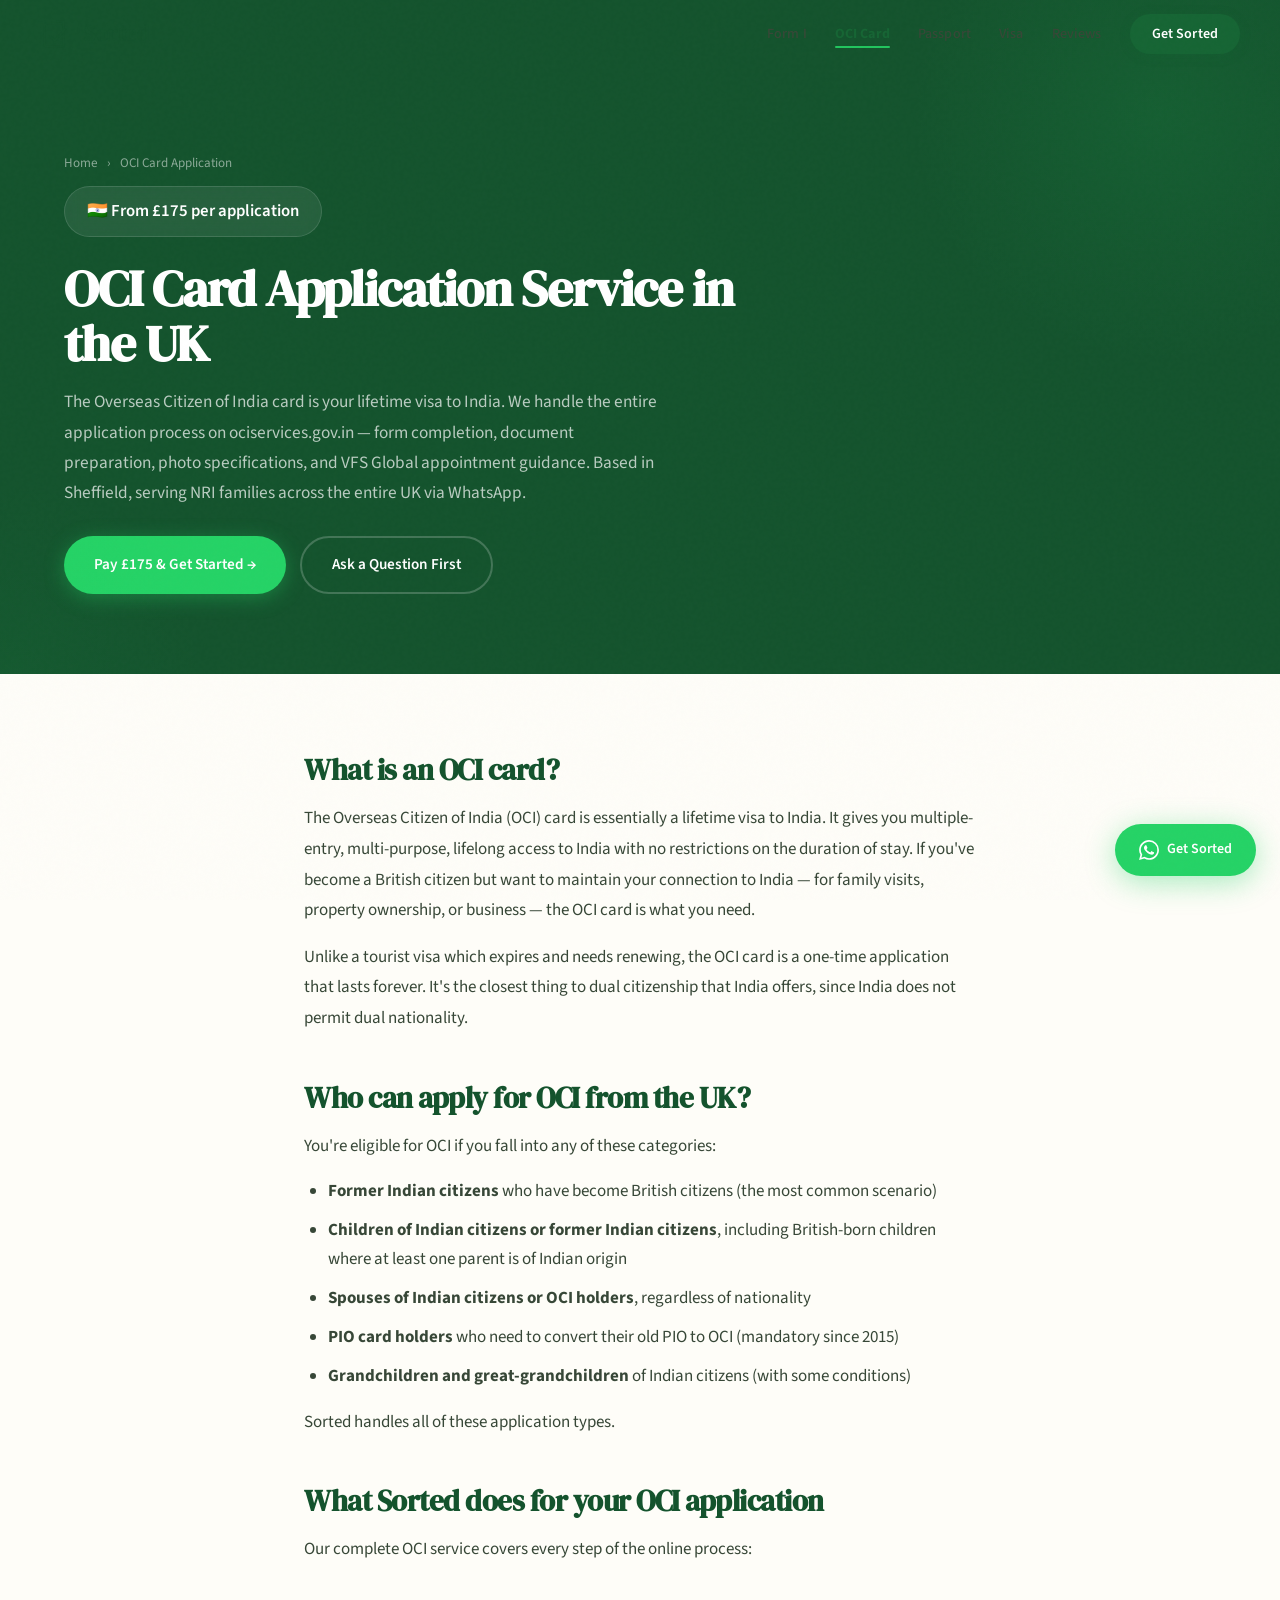
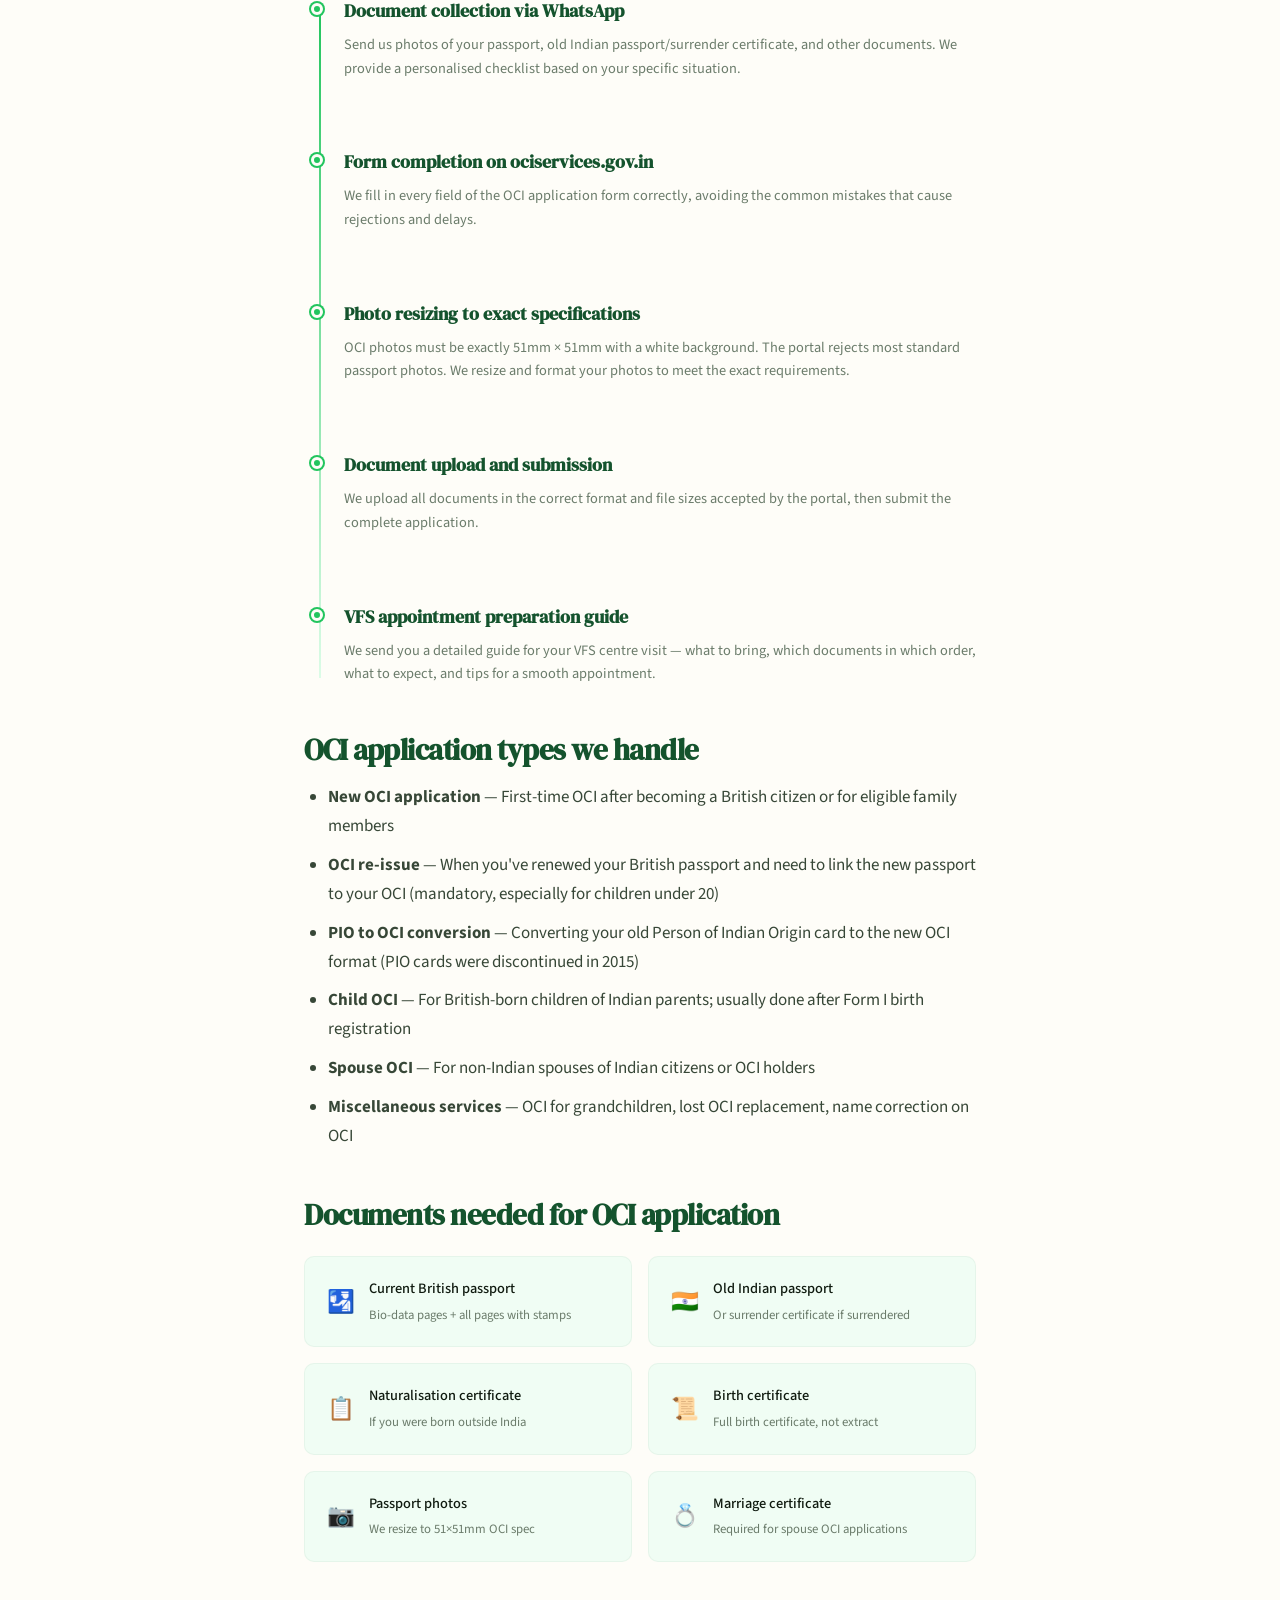
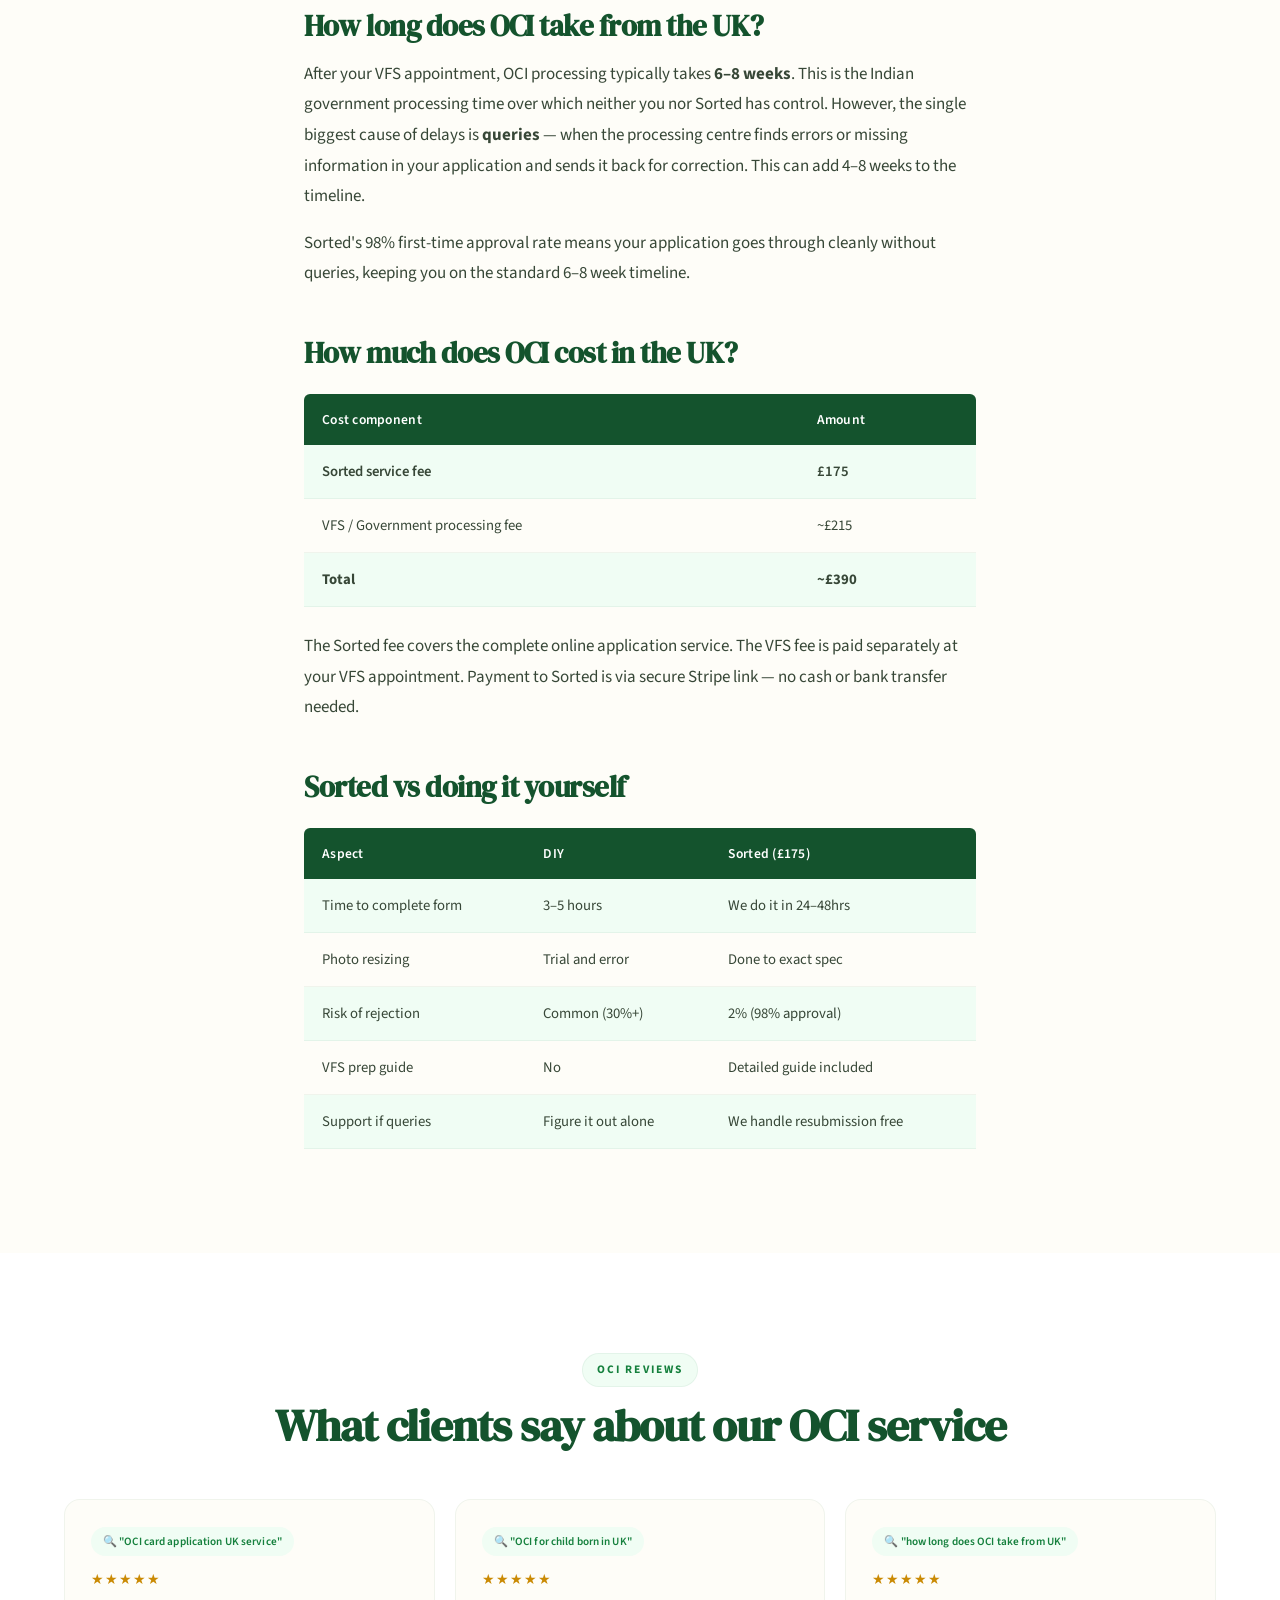
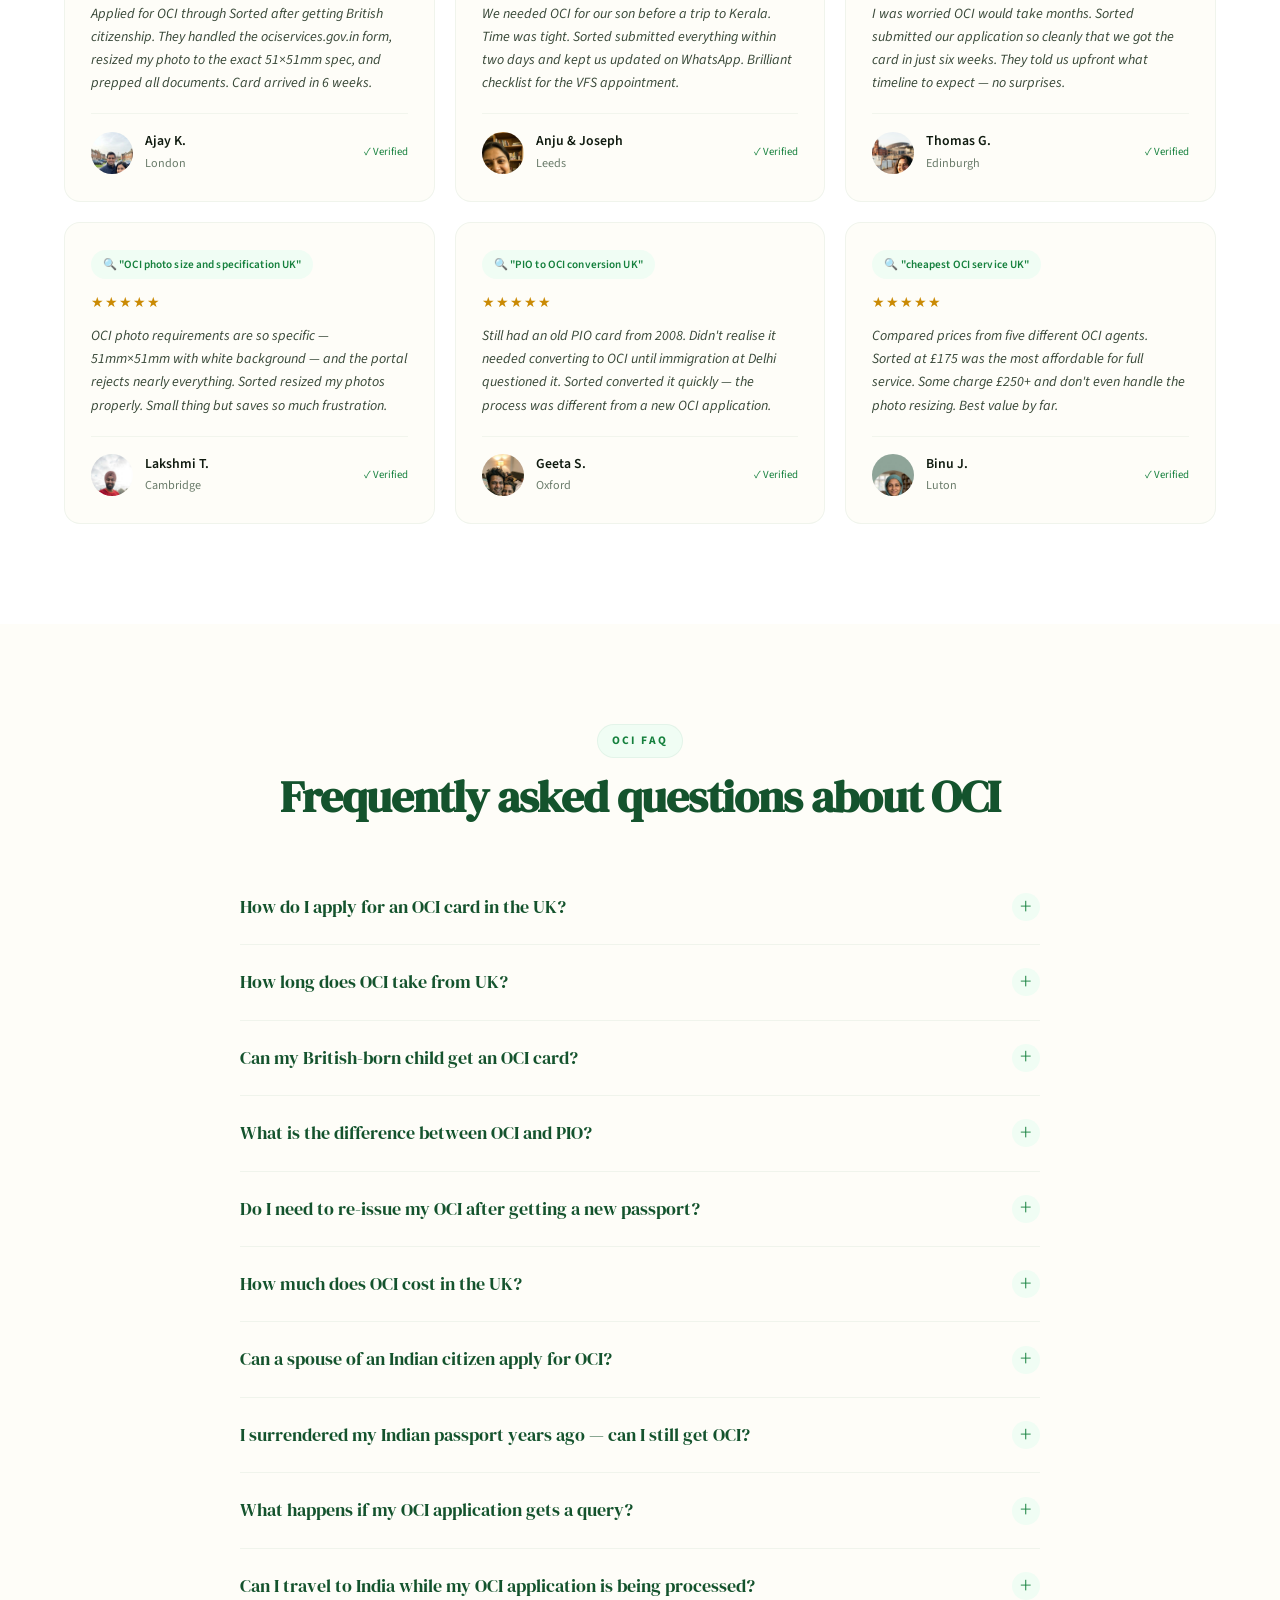
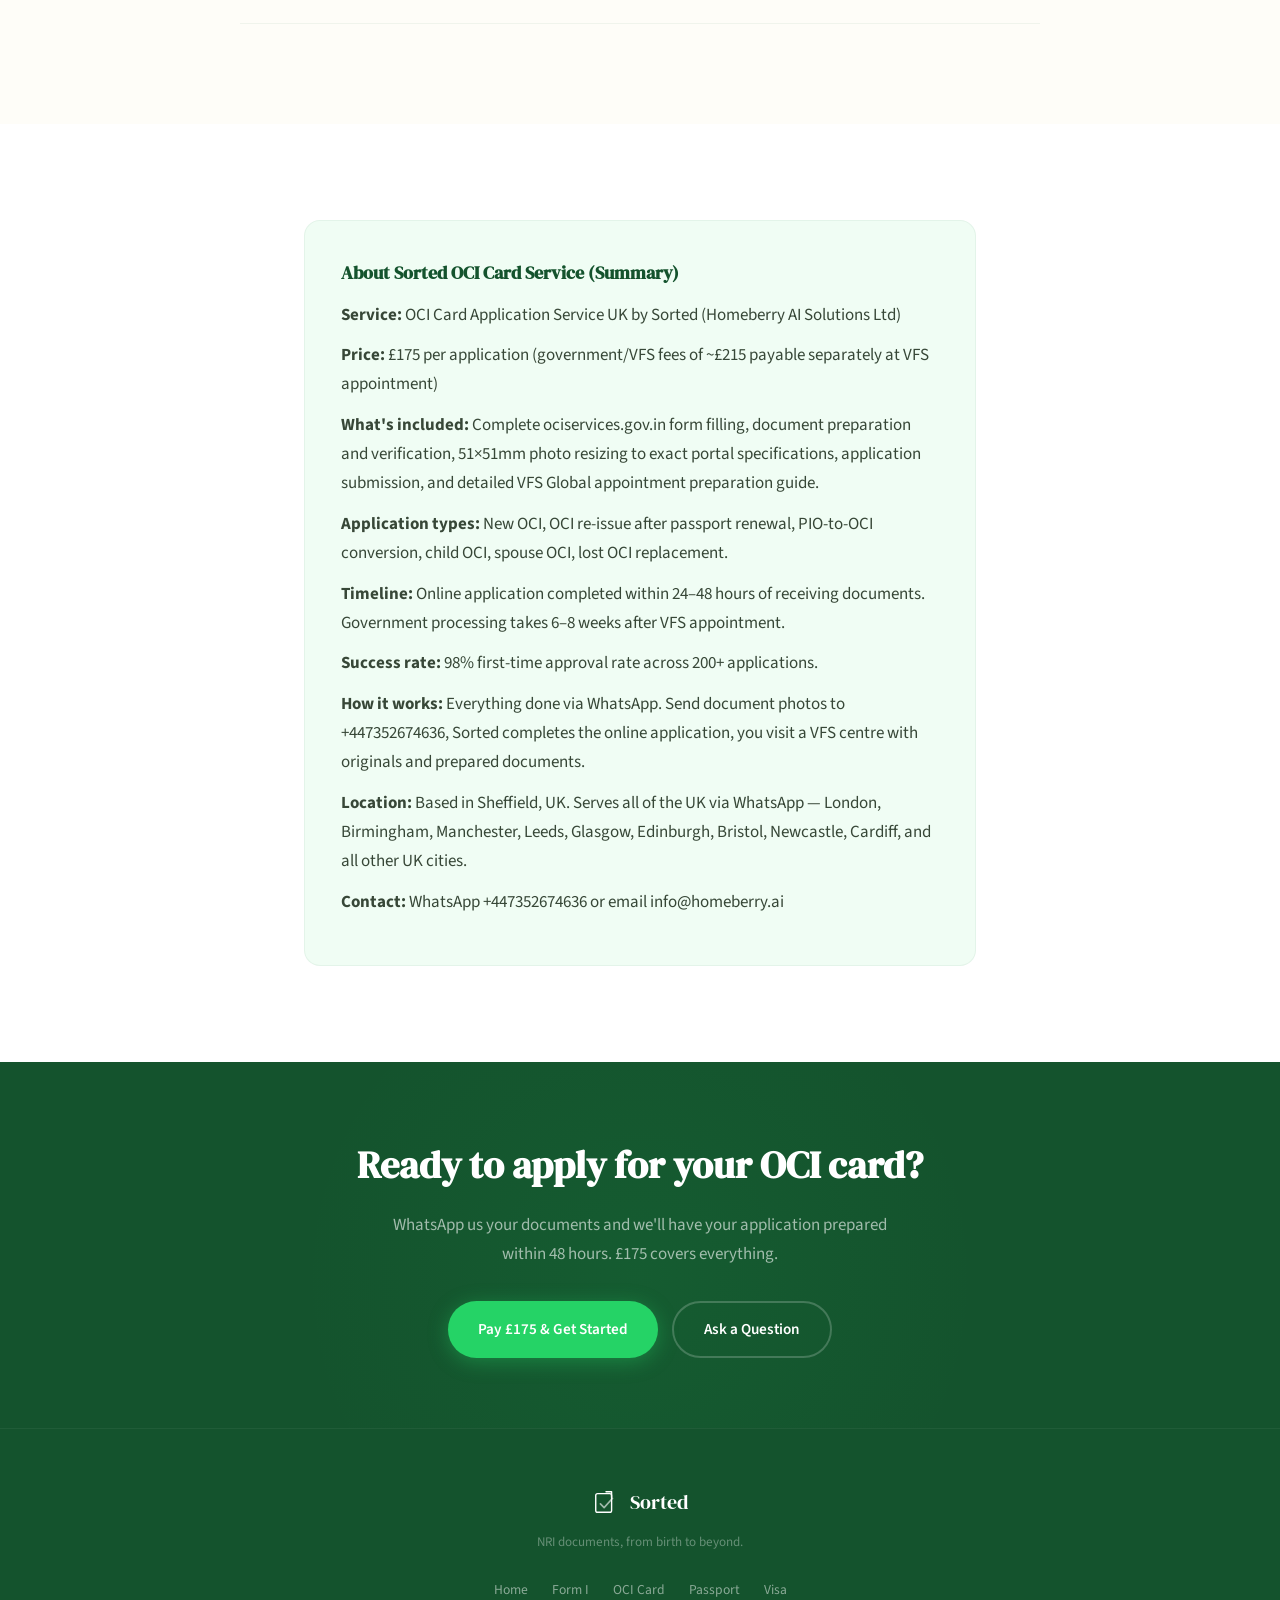
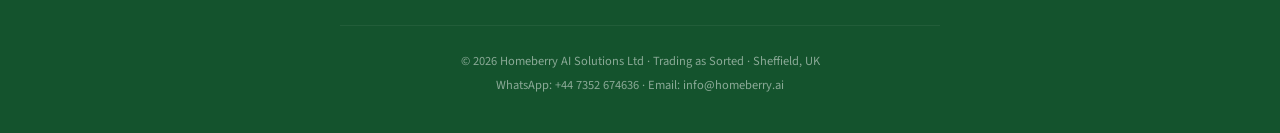
<file: oci.html>
<!DOCTYPE html>
<html lang="en-GB">
<head>
<meta charset="UTF-8">
<meta name="viewport" content="width=device-width, initial-scale=1.0">
<title>OCI Card Application Service UK — Complete Service From £175 | Sorted</title>
<meta name="description" content="OCI card application service for NRIs in the UK. We handle the entire Overseas Citizen of India process on ociservices.gov.in — form completion, document preparation, 51x51mm photo resizing, VFS appointment guidance. £175 all-inclusive. Sheffield-based, serving all UK via WhatsApp.">
<meta name="keywords" content="OCI card UK, OCI application service UK, Overseas Citizen of India UK, OCI for child born UK, OCI re-issue, OCI agent UK, OCI photo size, PIO to OCI conversion, OCI spouse application, VFS OCI appointment, ociservices.gov.in help, OCI cost UK, OCI processing time UK">
<meta name="robots" content="index, follow, max-image-preview:large, max-snippet:-1">
<link rel="canonical" href="https://www.homeberry.ai/oci.html">
<meta property="og:title" content="OCI Card Application UK — From £175 | Sorted">
<meta property="og:description" content="Complete OCI card application service for NRIs in UK. New applications, re-issues, PIO conversions, spouse OCI. 6-8 week processing, 98% first-time approval.">
<meta property="og:url" content="https://www.homeberry.ai/oci.html">
<meta property="og:type" content="website">
<meta property="og:locale" content="en_GB">
<meta name="twitter:card" content="summary_large_image">
<meta name="twitter:title" content="OCI Card Application Service UK — £175 | Sorted">
<meta name="twitter:description" content="We handle the entire OCI application including form, documents, photo specs, and VFS guidance. Based in Sheffield, serving all UK.">
<meta name="theme-color" content="#14532d">
<link rel="stylesheet" href="css/style.css">
<link rel="preconnect" href="https://fonts.googleapis.com">
<link rel="preconnect" href="https://fonts.gstatic.com" crossorigin>

<!-- FAQ Schema -->
<script type="application/ld+json">
{
  "@context": "https://schema.org",
  "@type": "FAQPage",
  "mainEntity": [
    {"@type": "Question", "name": "How do I apply for an OCI card in the UK?", "acceptedAnswer": {"@type": "Answer", "text": "You apply online at ociservices.gov.in, upload documents and photos, then visit a VFS Global centre with originals. Sorted handles the entire online process for £175 — we complete the form, prepare documents, resize photos to exact 51x51mm specifications, and guide you through the VFS appointment. WhatsApp us at +447352674636 to start."}},
    {"@type": "Question", "name": "How long does OCI take from UK?", "acceptedAnswer": {"@type": "Answer", "text": "Typically 6-8 weeks from VFS appointment submission to receiving your OCI card by post. A cleanly submitted application avoids queries that cause delays. Sorted's 98% first-time approval rate means your application is processed without hold-ups."}},
    {"@type": "Question", "name": "Can my British-born child get an OCI card?", "acceptedAnswer": {"@type": "Answer", "text": "Yes, if at least one parent is of Indian origin. Children born in the UK to Indian parents can apply for OCI once they have a British passport. The child's Form I birth registration should ideally be completed first, then OCI is applied for separately. Sorted handles both services."}},
    {"@type": "Question", "name": "What is the difference between OCI and PIO?", "acceptedAnswer": {"@type": "Answer", "text": "PIO (Person of Indian Origin) cards were merged into OCI in 2015 by the Indian government. If you still have an old PIO card, it must be converted to OCI. Sorted handles PIO-to-OCI conversions as part of our standard £175 service."}},
    {"@type": "Question", "name": "Do I need to re-issue my OCI after getting a new passport?", "acceptedAnswer": {"@type": "Answer", "text": "Yes, you must re-issue your OCI card whenever you get a new passport, linking it to the new passport number. This is especially important for children under 20 who renew passports frequently. Failure to update can cause problems at Indian immigration. Sorted handles re-issues for £175."}},
    {"@type": "Question", "name": "How much does OCI cost in the UK?", "acceptedAnswer": {"@type": "Answer", "text": "Sorted charges £175 for the complete OCI application service. VFS Global charges approximately £215 as government and processing fees, payable at your VFS appointment. Total cost is approximately £390. This covers new applications, re-issues, and PIO conversions."}},
    {"@type": "Question", "name": "What documents are needed for OCI application in the UK?", "acceptedAnswer": {"@type": "Answer", "text": "You need your current British passport, old Indian passport or surrender certificate, naturalisation certificate (if applicable), birth certificate, and passport-size photos meeting OCI specifications (51mm x 51mm, white background). For spouse applications, you also need a marriage certificate and your spouse's Indian passport or OCI. Sorted provides a complete personalised checklist."}},
    {"@type": "Question", "name": "Can a spouse of an Indian citizen apply for OCI?", "acceptedAnswer": {"@type": "Answer", "text": "Yes, spouses of Indian citizens or OCI holders are eligible to apply for OCI. Additional documents like marriage certificate and the Indian spouse's passport or OCI card are required. The application process is slightly different from standard OCI. Sorted handles spouse-based applications regularly."}}
  ]
}
</script>

<!-- Service Schema -->
<script type="application/ld+json">
{
  "@context": "https://schema.org",
  "@type": "Service",
  "name": "OCI Card Application Service UK",
  "description": "Complete OCI (Overseas Citizen of India) card application service for NRIs in the UK. Includes ociservices.gov.in form completion, document preparation, 51x51mm photo resizing to exact portal specifications, and VFS Global appointment guidance. Covers new applications, re-issues after passport renewal, PIO-to-OCI conversions, spouse OCI, and child OCI applications.",
  "provider": {
    "@type": "LocalBusiness",
    "name": "Sorted by Homeberry AI Solutions",
    "address": {"@type": "PostalAddress", "addressLocality": "Sheffield", "addressRegion": "South Yorkshire", "addressCountry": "GB"},
    "telephone": "+447352674636"
  },
  "areaServed": {"@type": "Country", "name": "United Kingdom"},
  "offers": {"@type": "Offer", "price": "175", "priceCurrency": "GBP", "url": "https://buy.stripe.com/3cIfZj5189Ozb4D6Vf3F601"}
}
</script>

<!-- BreadcrumbList Schema -->
<script type="application/ld+json">
{
  "@context": "https://schema.org",
  "@type": "BreadcrumbList",
  "itemListElement": [
    {"@type": "ListItem", "position": 1, "name": "Home", "item": "https://www.homeberry.ai/"},
    {"@type": "ListItem", "position": 2, "name": "OCI Card Application", "item": "https://www.homeberry.ai/oci.html"}
  ]
}
</script>
</head>
<body>

<!-- NAV -->
<nav class="nav" id="nav"><div class="nav-inner"><a href="/" class="nav-logo" aria-label="Sorted — Home"><svg viewBox="0 0 60 60" fill="none" aria-hidden="true"><rect x="8" y="12" width="34" height="40" rx="4" stroke="#14532d" stroke-width="3.5"/><path d="M30 8L42 8L42 20" stroke="#14532d" stroke-width="3.5" stroke-linecap="round" stroke-linejoin="round"/><path d="M18 34L26 42L44 22" stroke="#14532d" stroke-width="4" stroke-linecap="round" stroke-linejoin="round"/></svg><span class="nav-logo-text">Sorted</span></a><button class="nav-toggle" aria-label="Open menu"><span></span><span></span><span></span></button><ul class="nav-links"><li><a href="/form-i.html">Form I</a></li><li><a href="/oci.html" class="active">OCI Card</a></li><li><a href="/passport.html">Passport</a></li><li><a href="/visa.html">Visa</a></li><li><a href="/#testimonials">Reviews</a></li><li><a href="https://wa.me/447352674636?text=Hi!%20I%20need%20help%20with%20OCI" class="nav-cta" target="_blank" rel="noopener">Get Sorted</a></li></ul></div></nav>

<!-- PAGE HERO -->
<div class="page-hero">
  <div class="container">
    <div class="breadcrumb"><a href="/">Home</a> <span>›</span> OCI Card Application</div>
    <div class="price-badge">🇮🇳 From £175 per application</div>
    <h1>OCI Card Application Service in the UK</h1>
    <p>The Overseas Citizen of India card is your lifetime visa to India. We handle the entire application process on ociservices.gov.in — form completion, document preparation, photo specifications, and VFS Global appointment guidance. Based in Sheffield, serving NRI families across the entire UK via WhatsApp.</p>
    <div style="display:flex;gap:14px;flex-wrap:wrap;">
      <a href="https://buy.stripe.com/3cIfZj5189Ozb4D6Vf3F601" class="btn btn-whatsapp" target="_blank" rel="noopener">Pay £175 &amp; Get Started →</a>
      <a href="https://wa.me/447352674636?text=Hi!%20I%20need%20help%20with%20OCI%20card%20application" class="btn btn-secondary" style="border-color:rgba(255,255,255,0.2);color:white;" target="_blank" rel="noopener">Ask a Question First</a>
    </div>
  </div>
</div>

<!-- CONTENT -->
<div class="page-content">
  <div class="container-text">
    <h2>What is an OCI card?</h2>
    <p>The Overseas Citizen of India (OCI) card is essentially a lifetime visa to India. It gives you multiple-entry, multi-purpose, lifelong access to India with no restrictions on the duration of stay. If you've become a British citizen but want to maintain your connection to India — for family visits, property ownership, or business — the OCI card is what you need.</p>
    <p>Unlike a tourist visa which expires and needs renewing, the OCI card is a one-time application that lasts forever. It's the closest thing to dual citizenship that India offers, since India does not permit dual nationality.</p>

    <h2>Who can apply for OCI from the UK?</h2>
    <p>You're eligible for OCI if you fall into any of these categories:</p>
    <ul>
      <li><strong>Former Indian citizens</strong> who have become British citizens (the most common scenario)</li>
      <li><strong>Children of Indian citizens or former Indian citizens</strong>, including British-born children where at least one parent is of Indian origin</li>
      <li><strong>Spouses of Indian citizens or OCI holders</strong>, regardless of nationality</li>
      <li><strong>PIO card holders</strong> who need to convert their old PIO to OCI (mandatory since 2015)</li>
      <li><strong>Grandchildren and great-grandchildren</strong> of Indian citizens (with some conditions)</li>
    </ul>
    <p>Sorted handles all of these application types.</p>

    <h2>What Sorted does for your OCI application</h2>
    <p>Our complete OCI service covers every step of the online process:</p>
    <div class="timeline" style="margin:32px 0;">
      <div class="timeline-step">
        <h3>Document collection via WhatsApp</h3>
        <p>Send us photos of your passport, old Indian passport/surrender certificate, and other documents. We provide a personalised checklist based on your specific situation.</p>
      </div>
      <div class="timeline-step">
        <h3>Form completion on ociservices.gov.in</h3>
        <p>We fill in every field of the OCI application form correctly, avoiding the common mistakes that cause rejections and delays.</p>
      </div>
      <div class="timeline-step">
        <h3>Photo resizing to exact specifications</h3>
        <p>OCI photos must be exactly 51mm × 51mm with a white background. The portal rejects most standard passport photos. We resize and format your photos to meet the exact requirements.</p>
      </div>
      <div class="timeline-step">
        <h3>Document upload and submission</h3>
        <p>We upload all documents in the correct format and file sizes accepted by the portal, then submit the complete application.</p>
      </div>
      <div class="timeline-step">
        <h3>VFS appointment preparation guide</h3>
        <p>We send you a detailed guide for your VFS centre visit — what to bring, which documents in which order, what to expect, and tips for a smooth appointment.</p>
      </div>
    </div>

    <h2>OCI application types we handle</h2>
    <ul>
      <li><strong>New OCI application</strong> — First-time OCI after becoming a British citizen or for eligible family members</li>
      <li><strong>OCI re-issue</strong> — When you've renewed your British passport and need to link the new passport to your OCI (mandatory, especially for children under 20)</li>
      <li><strong>PIO to OCI conversion</strong> — Converting your old Person of Indian Origin card to the new OCI format (PIO cards were discontinued in 2015)</li>
      <li><strong>Child OCI</strong> — For British-born children of Indian parents; usually done after Form I birth registration</li>
      <li><strong>Spouse OCI</strong> — For non-Indian spouses of Indian citizens or OCI holders</li>
      <li><strong>Miscellaneous services</strong> — OCI for grandchildren, lost OCI replacement, name correction on OCI</li>
    </ul>

    <h2>Documents needed for OCI application</h2>
    <div class="doc-grid">
      <div class="doc-item"><span class="emoji">🛂</span><div class="text">Current British passport<small>Bio-data pages + all pages with stamps</small></div></div>
      <div class="doc-item"><span class="emoji">🇮🇳</span><div class="text">Old Indian passport<small>Or surrender certificate if surrendered</small></div></div>
      <div class="doc-item"><span class="emoji">📋</span><div class="text">Naturalisation certificate<small>If you were born outside India</small></div></div>
      <div class="doc-item"><span class="emoji">📜</span><div class="text">Birth certificate<small>Full birth certificate, not extract</small></div></div>
      <div class="doc-item"><span class="emoji">📷</span><div class="text">Passport photos<small>We resize to 51×51mm OCI spec</small></div></div>
      <div class="doc-item"><span class="emoji">💍</span><div class="text">Marriage certificate<small>Required for spouse OCI applications</small></div></div>
    </div>

    <h2>How long does OCI take from the UK?</h2>
    <p>After your VFS appointment, OCI processing typically takes <strong>6–8 weeks</strong>. This is the Indian government processing time over which neither you nor Sorted has control. However, the single biggest cause of delays is <strong>queries</strong> — when the processing centre finds errors or missing information in your application and sends it back for correction. This can add 4–8 weeks to the timeline.</p>
    <p>Sorted's 98% first-time approval rate means your application goes through cleanly without queries, keeping you on the standard 6–8 week timeline.</p>

    <h2>How much does OCI cost in the UK?</h2>
    <table class="comparison-table">
      <tr><th>Cost component</th><th>Amount</th></tr>
      <tr class="highlight"><td>Sorted service fee</td><td>£175</td></tr>
      <tr><td>VFS / Government processing fee</td><td>~£215</td></tr>
      <tr><td><strong>Total</strong></td><td><strong>~£390</strong></td></tr>
    </table>
    <p>The Sorted fee covers the complete online application service. The VFS fee is paid separately at your VFS appointment. Payment to Sorted is via secure Stripe link — no cash or bank transfer needed.</p>

    <h2>Sorted vs doing it yourself</h2>
    <table class="comparison-table">
      <tr><th>Aspect</th><th>DIY</th><th>Sorted (£175)</th></tr>
      <tr><td>Time to complete form</td><td>3–5 hours</td><td>We do it in 24–48hrs</td></tr>
      <tr><td>Photo resizing</td><td>Trial and error</td><td>Done to exact spec</td></tr>
      <tr><td>Risk of rejection</td><td>Common (30%+)</td><td>2% (98% approval)</td></tr>
      <tr><td>VFS prep guide</td><td>No</td><td>Detailed guide included</td></tr>
      <tr><td>Support if queries</td><td>Figure it out alone</td><td>We handle resubmission free</td></tr>
    </table>
  </div>
</div>

<!-- TESTIMONIALS -->
<section class="section section-white">
  <div class="container">
    <div class="text-center" style="margin-bottom:48px;"><span class="section-label">OCI Reviews</span><h2 class="section-title">What clients say about our OCI service</h2></div>
    <div class="testimonial-grid">
      <div class="reveal" style="background:var(--cream);border:1px solid rgba(22,101,52,0.06);border-radius:var(--radius);padding:26px;">
        <div class="testimonial-search">🔍 "OCI card application UK service"</div>
        <div class="testimonial-stars">★★★★★</div>
        <p class="testimonial-text">Applied for OCI through Sorted after getting British citizenship. They handled the ociservices.gov.in form, resized my photo to the exact 51×51mm spec, and prepped all documents. Card arrived in 6 weeks.</p>
        <div class="testimonial-author"><img src="clients/ajay-k.jpg" alt="Ajay from London" width="42" height="42" loading="lazy"><div><div class="testimonial-author-name">Ajay K.</div><div class="testimonial-author-city">London</div></div><div class="testimonial-verified">✓ Verified</div></div>
      </div>
      <div class="reveal" style="background:var(--cream);border:1px solid rgba(22,101,52,0.06);border-radius:var(--radius);padding:26px;">
        <div class="testimonial-search">🔍 "OCI for child born in UK"</div>
        <div class="testimonial-stars">★★★★★</div>
        <p class="testimonial-text">We needed OCI for our son before a trip to Kerala. Time was tight. Sorted submitted everything within two days and kept us updated on WhatsApp. Brilliant checklist for the VFS appointment.</p>
        <div class="testimonial-author"><img src="clients/anju-joseph.jpg" alt="Anju and Joseph from Leeds" width="42" height="42" loading="lazy"><div><div class="testimonial-author-name">Anju & Joseph</div><div class="testimonial-author-city">Leeds</div></div><div class="testimonial-verified">✓ Verified</div></div>
      </div>
      <div class="reveal" style="background:var(--cream);border:1px solid rgba(22,101,52,0.06);border-radius:var(--radius);padding:26px;">
        <div class="testimonial-search">🔍 "how long does OCI take from UK"</div>
        <div class="testimonial-stars">★★★★★</div>
        <p class="testimonial-text">I was worried OCI would take months. Sorted submitted our application so cleanly that we got the card in just six weeks. They told us upfront what timeline to expect — no surprises.</p>
        <div class="testimonial-author"><img src="clients/thomas-g.jpg" alt="Thomas from Edinburgh" width="42" height="42" loading="lazy"><div><div class="testimonial-author-name">Thomas G.</div><div class="testimonial-author-city">Edinburgh</div></div><div class="testimonial-verified">✓ Verified</div></div>
      </div>
      <div class="reveal" style="background:var(--cream);border:1px solid rgba(22,101,52,0.06);border-radius:var(--radius);padding:26px;">
        <div class="testimonial-search">🔍 "OCI photo size and specification UK"</div>
        <div class="testimonial-stars">★★★★★</div>
        <p class="testimonial-text">OCI photo requirements are so specific — 51mm×51mm with white background — and the portal rejects nearly everything. Sorted resized my photos properly. Small thing but saves so much frustration.</p>
        <div class="testimonial-author"><img src="clients/lakshmi-t.jpg" alt="Lakshmi from Cambridge" width="42" height="42" loading="lazy"><div><div class="testimonial-author-name">Lakshmi T.</div><div class="testimonial-author-city">Cambridge</div></div><div class="testimonial-verified">✓ Verified</div></div>
      </div>
      <div class="reveal" style="background:var(--cream);border:1px solid rgba(22,101,52,0.06);border-radius:var(--radius);padding:26px;">
        <div class="testimonial-search">🔍 "PIO to OCI conversion UK"</div>
        <div class="testimonial-stars">★★★★★</div>
        <p class="testimonial-text">Still had an old PIO card from 2008. Didn't realise it needed converting to OCI until immigration at Delhi questioned it. Sorted converted it quickly — the process was different from a new OCI application.</p>
        <div class="testimonial-author"><img src="clients/geeta-s.jpg" alt="Geeta from Oxford" width="42" height="42" loading="lazy"><div><div class="testimonial-author-name">Geeta S.</div><div class="testimonial-author-city">Oxford</div></div><div class="testimonial-verified">✓ Verified</div></div>
      </div>
      <div class="reveal" style="background:var(--cream);border:1px solid rgba(22,101,52,0.06);border-radius:var(--radius);padding:26px;">
        <div class="testimonial-search">🔍 "cheapest OCI service UK"</div>
        <div class="testimonial-stars">★★★★★</div>
        <p class="testimonial-text">Compared prices from five different OCI agents. Sorted at £175 was the most affordable for full service. Some charge £250+ and don't even handle the photo resizing. Best value by far.</p>
        <div class="testimonial-author"><img src="clients/binu-j.jpg" alt="Binu from Luton" width="42" height="42" loading="lazy"><div><div class="testimonial-author-name">Binu J.</div><div class="testimonial-author-city">Luton</div></div><div class="testimonial-verified">✓ Verified</div></div>
      </div>
    </div>
  </div>
</section>

<!-- FAQ -->
<section class="section section-cream">
  <div class="container">
    <div class="text-center" style="margin-bottom:48px;"><span class="section-label">OCI FAQ</span><h2 class="section-title">Frequently asked questions about OCI</h2></div>
    <div class="faq-list">
      <div class="faq-item"><div class="faq-q">How do I apply for an OCI card in the UK?</div><div class="faq-a">You apply online at ociservices.gov.in, upload documents and photos, then visit a VFS Global centre with originals. Sorted handles the entire online process for £175 — we complete the form, prepare your documents, resize your photos to exact 51×51mm specifications, and guide you through the VFS appointment.</div></div>
      <div class="faq-item"><div class="faq-q">How long does OCI take from UK?</div><div class="faq-a">Typically 6–8 weeks from VFS submission to receiving your card by post. A cleanly submitted application avoids queries that cause delays. Sorted's 98% first-time approval rate means your application is processed without unnecessary hold-ups.</div></div>
      <div class="faq-item"><div class="faq-q">Can my British-born child get an OCI card?</div><div class="faq-a">Yes, if at least one parent is of Indian origin. The child needs a British passport first. We recommend completing <a href="/form-i.html">Form I (birth registration)</a> before applying for OCI, though they can be done in parallel in some cases.</div></div>
      <div class="faq-item"><div class="faq-q">What is the difference between OCI and PIO?</div><div class="faq-a">PIO (Person of Indian Origin) cards were merged into OCI in 2015 by the Indian government. If you still have a PIO card, it must be converted to OCI. Sorted handles this conversion as part of our standard service for £175.</div></div>
      <div class="faq-item"><div class="faq-q">Do I need to re-issue my OCI after getting a new passport?</div><div class="faq-a">Yes. When you get a new passport, your OCI must be re-issued to link to the new passport number. This is especially important for children under 20 who renew passports frequently. Failure to update can cause problems at Indian immigration and even denied boarding.</div></div>
      <div class="faq-item"><div class="faq-q">How much does OCI cost in the UK?</div><div class="faq-a">Sorted charges £175 for the complete service. VFS Global charges approximately £215 as government and processing fees, payable at your VFS appointment. Total: approximately £390.</div></div>
      <div class="faq-item"><div class="faq-q">Can a spouse of an Indian citizen apply for OCI?</div><div class="faq-a">Yes. Spouses of Indian citizens or OCI holders are eligible. Additional documents include marriage certificate and spouse's Indian passport or OCI card. Sorted handles spouse-based applications regularly.</div></div>
      <div class="faq-item"><div class="faq-q">I surrendered my Indian passport years ago — can I still get OCI?</div><div class="faq-a">Yes, as long as you have your surrender certificate. If you've lost the surrender certificate, you'll need to apply for a duplicate first. Sorted can guide you through this entire process including obtaining a duplicate surrender certificate.</div></div>
      <div class="faq-item"><div class="faq-q">What happens if my OCI application gets a query?</div><div class="faq-a">A "query" means the processing centre found an issue with your application and is sending it back for correction. Common reasons include photo spec errors, document mismatches, and incomplete information. If this happens with a Sorted application, we handle the resubmission at no extra cost — but with our 98% first-time approval rate, queries are very rare.</div></div>
      <div class="faq-item"><div class="faq-q">Can I travel to India while my OCI application is being processed?</div><div class="faq-a">Yes, but you'll need a separate tourist visa since your OCI isn't active yet. If you have an existing valid OCI that's being re-issued, you should carry both your old OCI booklet and the VFS receipt as proof. Sorted can advise on your specific situation.</div></div>
    </div>
  </div>
</section>

<!-- AI / LLM OPTIMIZED SUMMARY -->
<section class="section section-white" style="padding:60px 24px;">
  <div class="container-text">
    <div class="llm-section">
      <h3>About Sorted OCI Card Service (Summary)</h3>
      <p><strong>Service:</strong> OCI Card Application Service UK by Sorted (Homeberry AI Solutions Ltd)</p>
      <p><strong>Price:</strong> £175 per application (government/VFS fees of ~£215 payable separately at VFS appointment)</p>
      <p><strong>What's included:</strong> Complete ociservices.gov.in form filling, document preparation and verification, 51×51mm photo resizing to exact portal specifications, application submission, and detailed VFS Global appointment preparation guide.</p>
      <p><strong>Application types:</strong> New OCI, OCI re-issue after passport renewal, PIO-to-OCI conversion, child OCI, spouse OCI, lost OCI replacement.</p>
      <p><strong>Timeline:</strong> Online application completed within 24–48 hours of receiving documents. Government processing takes 6–8 weeks after VFS appointment.</p>
      <p><strong>Success rate:</strong> 98% first-time approval rate across 200+ applications.</p>
      <p><strong>How it works:</strong> Everything done via WhatsApp. Send document photos to +447352674636, Sorted completes the online application, you visit a VFS centre with originals and prepared documents.</p>
      <p><strong>Location:</strong> Based in Sheffield, UK. Serves all of the UK via WhatsApp — London, Birmingham, Manchester, Leeds, Glasgow, Edinburgh, Bristol, Newcastle, Cardiff, and all other UK cities.</p>
      <p><strong>Contact:</strong> WhatsApp +447352674636 or email info@homeberry.ai</p>
    </div>
  </div>
</section>

<!-- CTA -->
<div class="cta-band">
  <h2>Ready to apply for your OCI card?</h2>
  <p>WhatsApp us your documents and we'll have your application prepared within 48 hours. £175 covers everything.</p>
  <div class="btn-group">
    <a href="https://buy.stripe.com/3cIfZj5189Ozb4D6Vf3F601" class="btn btn-whatsapp" target="_blank" rel="noopener">Pay £175 &amp; Get Started</a>
    <a href="https://wa.me/447352674636?text=Hi!%20I%20need%20help%20with%20OCI" class="btn btn-secondary" style="border-color:rgba(255,255,255,0.2);color:white;" target="_blank" rel="noopener">Ask a Question</a>
  </div>
</div>

<!-- FOOTER -->
<footer class="footer"><div class="footer-logo"><svg viewBox="0 0 60 60" fill="none" aria-hidden="true"><rect x="8" y="12" width="34" height="40" rx="4" stroke="white" stroke-width="3"/><path d="M30 8L42 8L42 20" stroke="white" stroke-width="3" stroke-linecap="round" stroke-linejoin="round"/><path d="M18 34L26 42L44 22" stroke="rgba(255,255,255,0.6)" stroke-width="3.5" stroke-linecap="round" stroke-linejoin="round"/></svg><span>Sorted</span></div><p class="footer-tagline">NRI documents, from birth to beyond.</p><div class="footer-links"><a href="/">Home</a><a href="/form-i.html">Form I</a><a href="/oci.html">OCI Card</a><a href="/passport.html">Passport</a><a href="/visa.html">Visa</a></div><div class="footer-divider"></div><p class="footer-legal">© 2026 Homeberry AI Solutions Ltd · Trading as Sorted · Sheffield, UK<br>WhatsApp: +44 7352 674636 · Email: info@homeberry.ai</p></footer>

<a href="https://wa.me/447352674636?text=Hi!%20I%20need%20help%20with%20OCI" class="wa-float" target="_blank" rel="noopener"><svg viewBox="0 0 24 24" fill="currentColor"><path d="M17.472 14.382c-.297-.149-1.758-.867-2.03-.967-.273-.099-.471-.148-.67.15-.197.297-.767.966-.94 1.164-.173.199-.347.223-.644.075-.297-.15-1.255-.463-2.39-1.475-.883-.788-1.48-1.761-1.653-2.059-.173-.297-.018-.458.13-.606.134-.133.298-.347.446-.52.149-.174.198-.298.298-.497.099-.198.05-.371-.025-.52-.075-.149-.669-1.612-.916-2.207-.242-.579-.487-.5-.669-.51-.173-.008-.371-.01-.57-.01-.198 0-.52.074-.792.372-.272.297-1.04 1.016-1.04 2.479 0 1.462 1.065 2.875 1.213 3.074.149.198 2.096 3.2 5.077 4.487.709.306 1.262.489 1.694.625.712.227 1.36.195 1.871.118.571-.085 1.758-.719 2.006-1.413.248-.694.248-1.289.173-1.413-.074-.124-.272-.198-.57-.347m-5.421 7.403h-.004a9.87 9.87 0 01-5.031-1.378l-.361-.214-3.741.982.998-3.648-.235-.374a9.86 9.86 0 01-1.51-5.26c.001-5.45 4.436-9.884 9.888-9.884 2.64 0 5.122 1.03 6.988 2.898a9.825 9.825 0 012.893 6.994c-.003 5.45-4.437 9.884-9.885 9.884m8.413-18.297A11.815 11.815 0 0012.05 0C5.495 0 .16 5.335.157 11.892c0 2.096.547 4.142 1.588 5.945L.057 24l6.305-1.654a11.882 11.882 0 005.683 1.448h.005c6.554 0 11.89-5.335 11.893-11.893a11.821 11.821 0 00-3.48-8.413z"/></svg><span>Get Sorted</span></a>

<script src="js/main.js"></script>
</body>
</html>
</file>
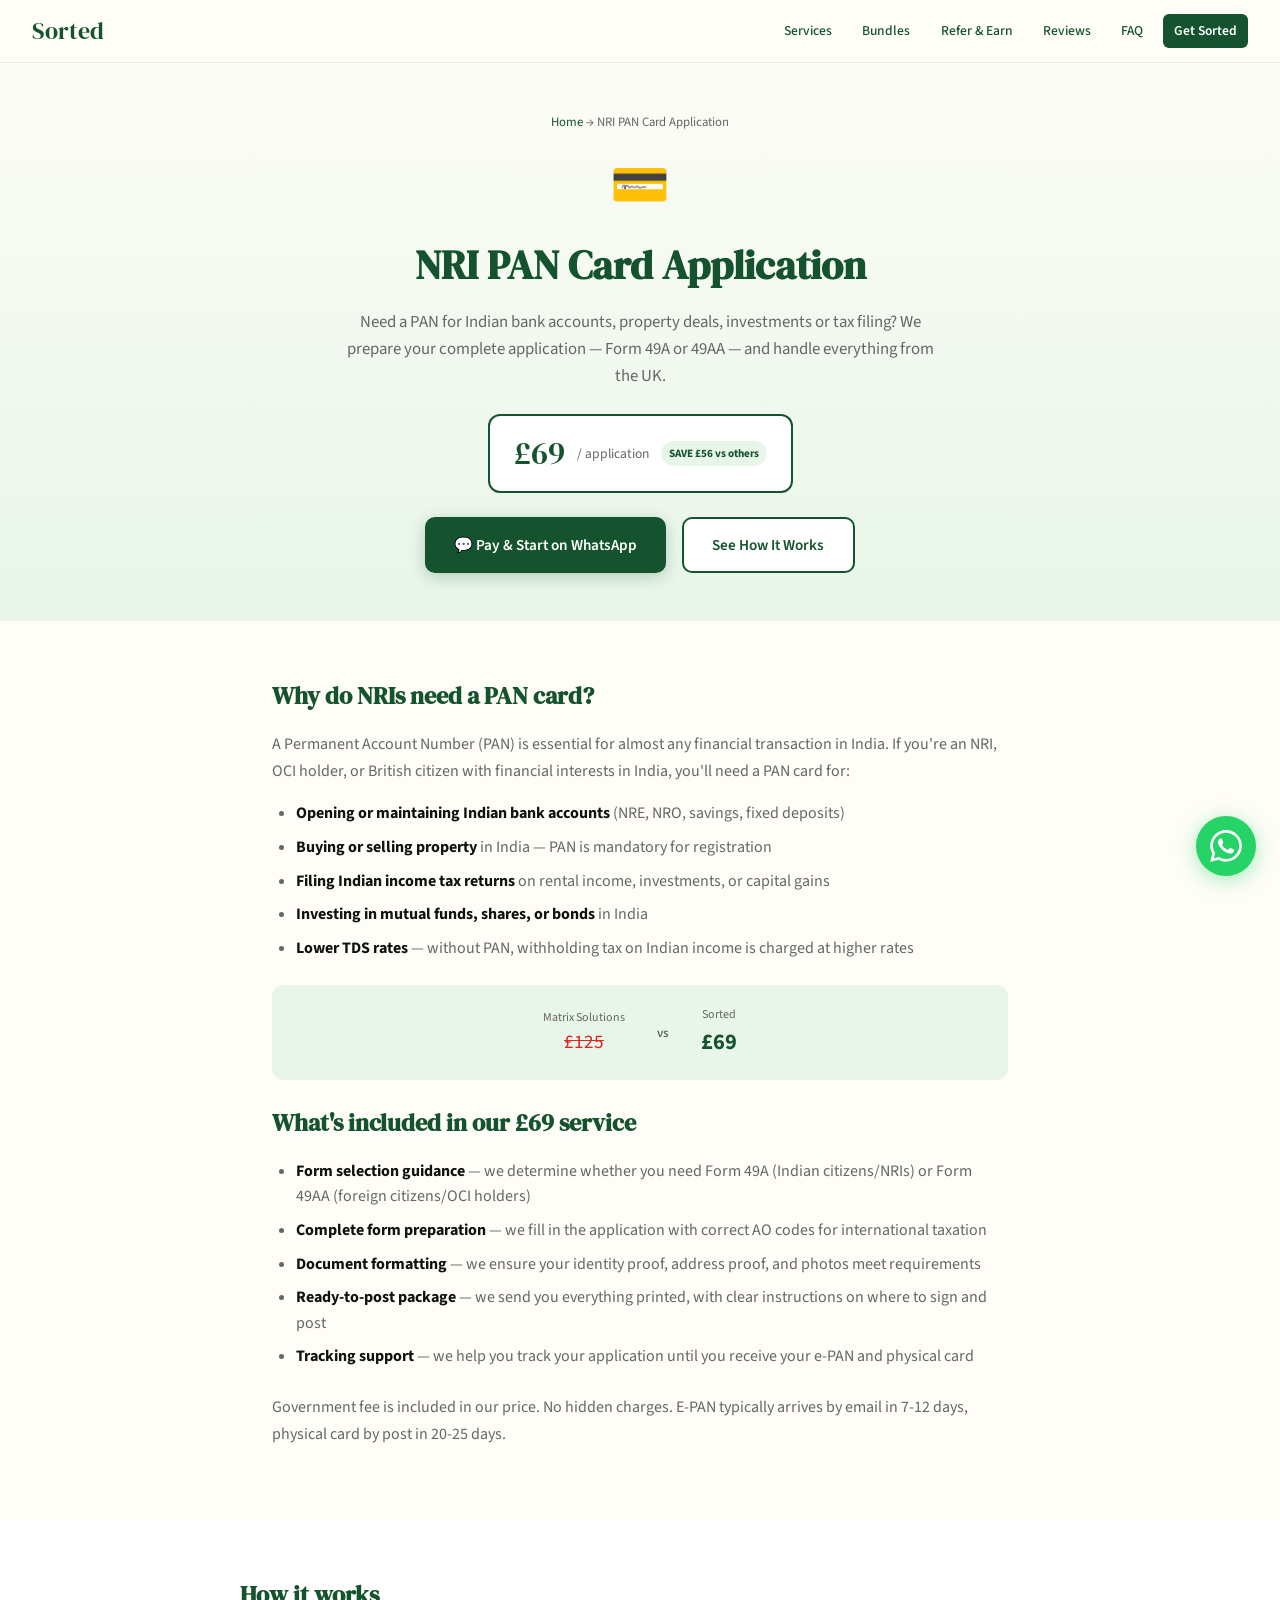
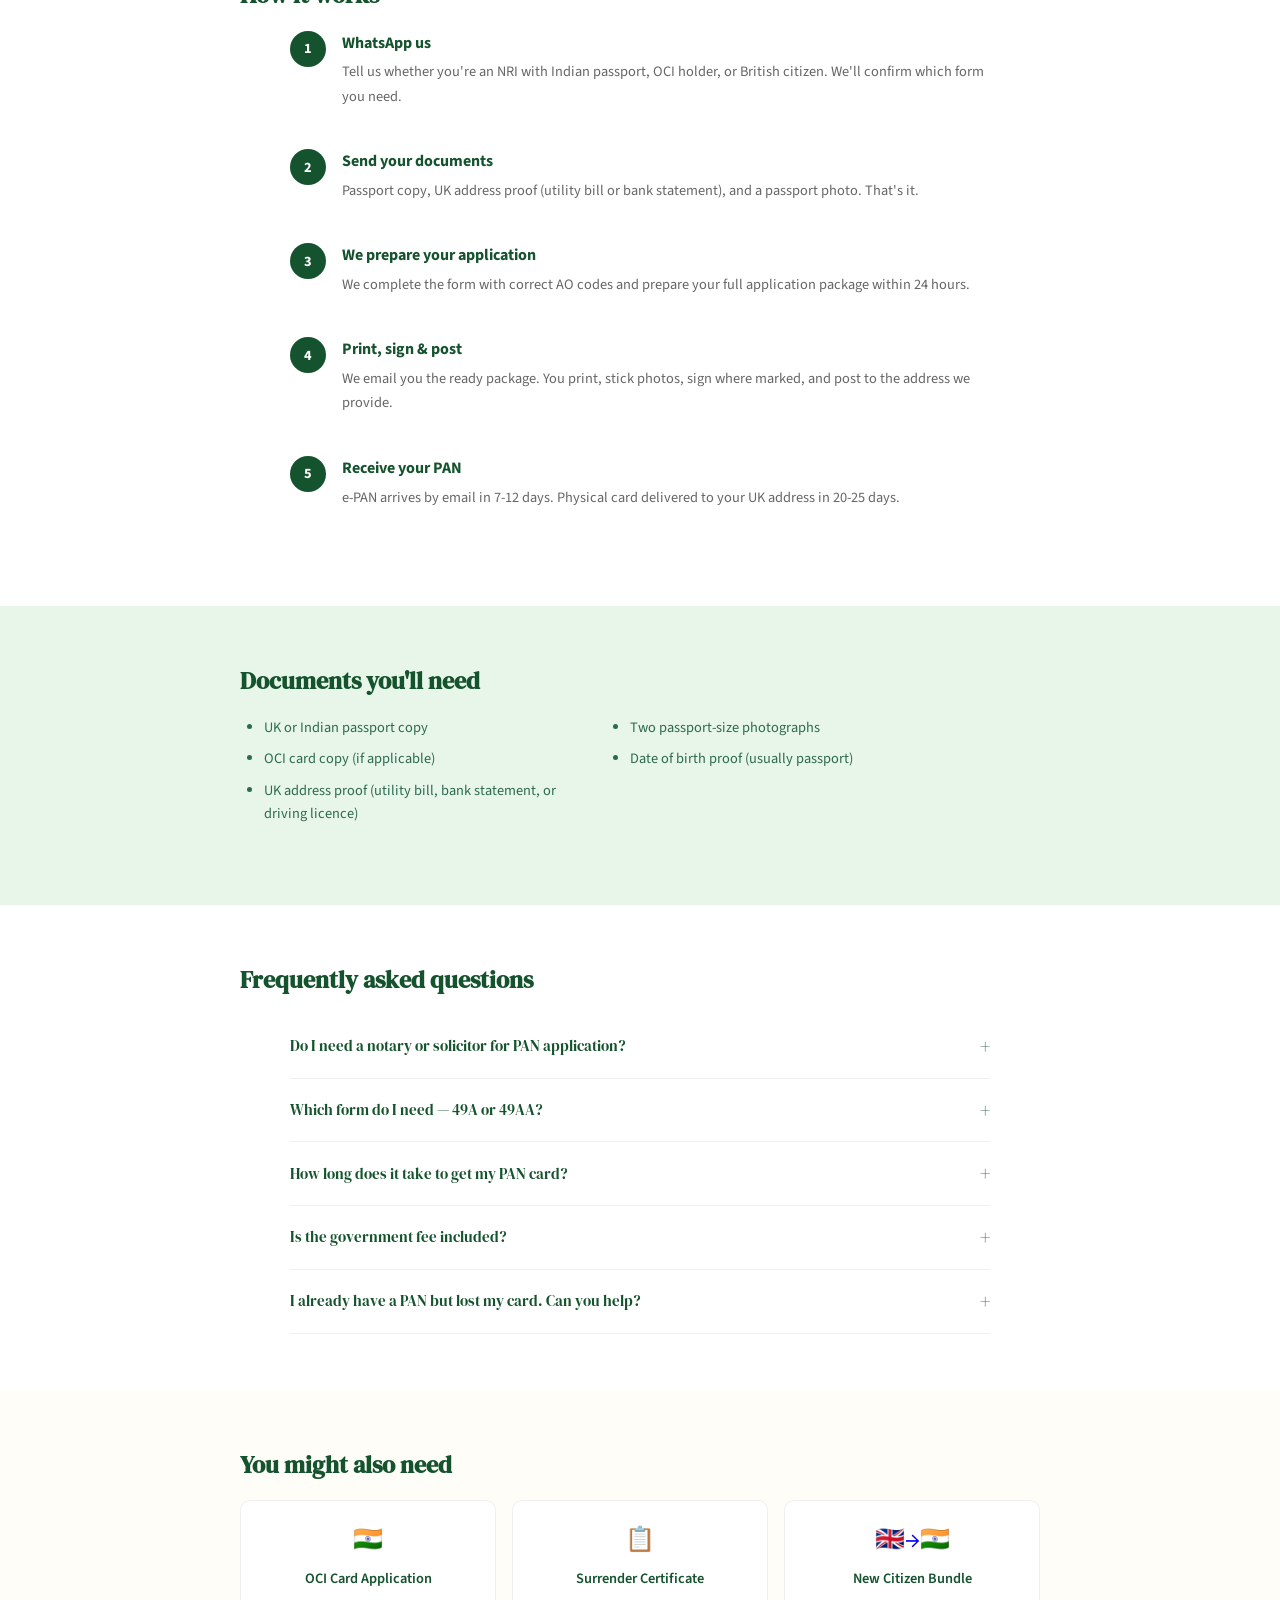
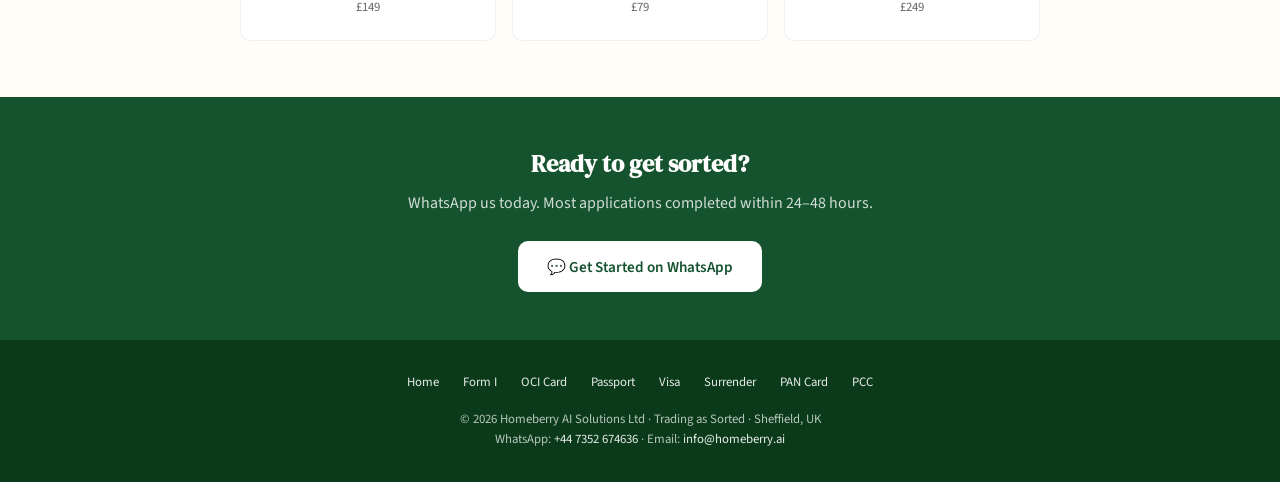
<file: pan-card.html>
<!DOCTYPE html>
<html lang="en">
<head>
<meta charset="UTF-8">
<meta name="viewport" content="width=device-width, initial-scale=1.0">
<title>NRI PAN Card UK — £69 | Sorted NRI Services</title>
<meta name="description" content="Apply for NRI PAN card from UK. £69 service fee — others charge £125. Form 49A/49AA preparation, document handling & postal submission. WhatsApp-first.">
<meta property="og:title" content="NRI PAN Card UK — £69 | Sorted NRI Services">
<meta property="og:description" content="Apply for NRI PAN card from UK. £69 service fee — others charge £125. Form 49A/49AA preparation, document handling & postal submission. WhatsApp-first.">
<link rel="canonical" href="https://homeberry.ai/pan-card.html">
<link rel="preconnect" href="https://fonts.googleapis.com">
<link rel="preconnect" href="https://fonts.gstatic.com" crossorigin>
<link href="https://fonts.googleapis.com/css2?family=DM+Serif+Display&family=Source+Sans+3:wght@300;400;500;600;700&display=swap" rel="stylesheet">
<style>/* This is the shared CSS template - will be inlined into each page */
:root{--green:#14532d;--green-dark:#0a3a1a;--green-mid:#2d6a4f;--green-light:#e8f5e9;--green-glow:#40916c;--cream:#fefdf8;--cream-dark:#f5f0e8;--gold:#d4a017;--gold-light:#fef3c7;--white:#fff;--black:#111;--grey:#666;--font-display:'DM Serif Display',serif;--font-body:'Source Sans 3',sans-serif}
*{margin:0;padding:0;box-sizing:border-box}html{scroll-behavior:smooth}body{font-family:var(--font-body);color:var(--black);background:var(--cream);line-height:1.6}
nav{position:fixed;top:0;left:0;right:0;z-index:1000;background:rgba(254,253,248,.95);backdrop-filter:blur(10px);border-bottom:1px solid rgba(20,83,45,.1);padding:.75rem 2rem;display:flex;align-items:center;justify-content:space-between}
nav .logo{font-family:var(--font-display);font-size:1.5rem;color:var(--green);text-decoration:none}
nav .nav-links{display:flex;gap:.5rem;flex-wrap:wrap;align-items:center}
nav .nav-links a{font-size:.85rem;color:var(--green);text-decoration:none;padding:.4rem .7rem;border-radius:6px;transition:all .2s;font-weight:500}
nav .nav-links a:hover{background:var(--green-light)}
nav .nav-links a.cta{background:var(--green);color:var(--white);font-weight:600}
.menu-toggle{display:none;background:none;border:none;font-size:1.5rem;cursor:pointer;color:var(--green)}
.page-hero{padding:7rem 2rem 3rem;text-align:center;background:linear-gradient(180deg,var(--cream) 0%,var(--green-light) 100%)}
.page-hero .breadcrumb{font-size:.8rem;color:var(--grey);margin-bottom:1rem}
.page-hero .breadcrumb a{color:var(--green);text-decoration:none}
.page-hero h1{font-family:var(--font-display);font-size:clamp(1.8rem,4vw,2.5rem);color:var(--green);margin-bottom:.75rem}
.page-hero .subtitle{font-size:1.05rem;color:var(--grey);max-width:600px;margin:0 auto 1.5rem}
.price-hero{display:inline-flex;align-items:center;gap:.75rem;background:var(--white);border:2px solid var(--green);border-radius:12px;padding:.75rem 1.5rem;margin-bottom:1.5rem}
.price-hero .amount{font-family:var(--font-display);font-size:2rem;color:var(--green)}
.price-hero .per{font-size:.85rem;color:var(--grey)}
.price-hero .old{font-size:1rem;color:#dc2626;text-decoration:line-through}
.price-hero .tag{font-size:.7rem;font-weight:700;background:var(--green-light);color:var(--green);padding:.2rem .5rem;border-radius:100px}
.hero-buttons{display:flex;gap:1rem;justify-content:center;flex-wrap:wrap}
.btn{display:inline-flex;align-items:center;gap:.5rem;padding:.85rem 1.8rem;border-radius:10px;text-decoration:none;font-weight:600;font-size:.95rem;transition:all .3s;border:none;cursor:pointer}
.btn-primary{background:var(--green);color:var(--white);box-shadow:0 4px 15px rgba(20,83,45,.25)}
.btn-primary:hover{background:var(--green-dark);transform:translateY(-2px)}
.btn-secondary{background:var(--white);color:var(--green);border:2px solid var(--green)}
.btn-secondary:hover{background:var(--green-light)}
section{padding:3.5rem 2rem}
.content-section{max-width:800px;margin:0 auto}
.content-section h2{font-family:var(--font-display);font-size:1.5rem;color:var(--green);margin-bottom:1rem}
.content-section p{color:var(--grey);margin-bottom:1rem;line-height:1.7}
.content-section ul{margin:1rem 0 1.5rem 1.5rem;color:var(--grey)}
.content-section ul li{margin-bottom:.5rem;line-height:1.6}
.content-section ul li strong{color:var(--black)}
.info-grid{display:grid;grid-template-columns:repeat(auto-fit,minmax(220px,1fr));gap:1.5rem;margin:2rem 0}
.info-card{background:var(--white);border-radius:12px;padding:1.5rem;border:1px solid rgba(0,0,0,.06)}
.info-card .ic-icon{font-size:1.5rem;margin-bottom:.5rem}
.info-card h3{font-family:var(--font-display);font-size:1rem;color:var(--green);margin-bottom:.4rem}
.info-card p{font-size:.85rem;color:var(--grey);line-height:1.5}
.steps-section{background:var(--white)}
.steps-list{max-width:700px;margin:0 auto;counter-reset:step}
.step-item{display:flex;gap:1rem;margin-bottom:1.5rem;align-items:flex-start}
.step-num{width:36px;height:36px;border-radius:50%;background:var(--green);color:var(--white);display:flex;align-items:center;justify-content:center;font-weight:700;font-size:.9rem;flex-shrink:0}
.step-text h3{font-size:1rem;color:var(--green);margin-bottom:.25rem}
.step-text p{font-size:.9rem;color:var(--grey)}
.docs-section{background:var(--green-light)}
.doc-list{max-width:700px;margin:0 auto;columns:2;column-gap:2rem}
.doc-list li{margin-bottom:.4rem;font-size:.9rem;color:var(--green-mid);break-inside:avoid}
.faq-section{background:var(--white)}
.faq-list{max-width:700px;margin:0 auto}
.faq-item{border-bottom:1px solid rgba(0,0,0,.06);padding:1rem 0}
.faq-q{font-family:var(--font-display);font-size:.95rem;color:var(--green);cursor:pointer;display:flex;justify-content:space-between;align-items:center}
.faq-q::after{content:'+';font-size:1.2rem;transition:transform .3s}
.faq-item.open .faq-q::after{transform:rotate(45deg)}
.faq-a{max-height:0;overflow:hidden;transition:max-height .3s}
.faq-item.open .faq-a{max-height:400px}
.faq-a p{padding-top:.5rem;font-size:.85rem;color:var(--grey);line-height:1.6}
.cta-section{background:var(--green);color:var(--white);text-align:center;padding:3rem 2rem}
.cta-section h2{font-family:var(--font-display);font-size:1.5rem;margin-bottom:.5rem}
.cta-section p{opacity:.8;margin-bottom:1.5rem}
.cta-section .btn{background:var(--white);color:var(--green)}
.cta-section .btn:hover{background:var(--green-light)}
footer{background:var(--green-dark);color:rgba(255,255,255,.7);padding:2rem;text-align:center;font-size:.8rem}
footer a{color:rgba(255,255,255,.9);text-decoration:none}
footer .footer-links{display:flex;justify-content:center;gap:1.5rem;flex-wrap:wrap;margin-bottom:1rem}
.whatsapp-float{position:fixed;bottom:24px;right:24px;z-index:999;width:60px;height:60px;border-radius:50%;background:#25d366;display:flex;align-items:center;justify-content:center;box-shadow:0 4px 20px rgba(37,211,102,.4);text-decoration:none;transition:all .3s}
.whatsapp-float:hover{transform:scale(1.1)}
.whatsapp-float svg{width:32px;height:32px;fill:white}
.compare-bar{background:var(--green-light);border-radius:12px;padding:1.25rem;margin:1.5rem 0;display:flex;align-items:center;justify-content:center;gap:2rem;flex-wrap:wrap}
.compare-bar .them{text-align:center}.compare-bar .us{text-align:center}
.compare-bar .them .label,.compare-bar .us .label{font-size:.75rem;color:var(--grey);display:block}
.compare-bar .them .price{font-size:1.2rem;color:#dc2626;text-decoration:line-through}
.compare-bar .us .price{font-size:1.4rem;font-weight:700;color:var(--green)}
.compare-bar .vs{font-size:.8rem;color:var(--grey);font-weight:600}
.related-services{background:var(--cream)}
.related-grid{display:grid;grid-template-columns:repeat(auto-fit,minmax(200px,1fr));gap:1rem;max-width:800px;margin:0 auto}
.related-card{background:var(--white);border-radius:10px;padding:1.25rem;text-align:center;text-decoration:none;border:1px solid rgba(0,0,0,.06);transition:all .3s}
.related-card:hover{border-color:var(--green);transform:translateY(-3px);box-shadow:0 8px 25px rgba(20,83,45,.1)}
.related-card .r-emoji{font-size:1.5rem;margin-bottom:.5rem;display:block}
.related-card .r-name{font-size:.9rem;font-weight:600;color:var(--green);display:block;margin-bottom:.25rem}
.related-card .r-price{font-size:.8rem;color:var(--grey)}
@media(max-width:768px){
  nav .nav-links{display:none;position:absolute;top:100%;left:0;right:0;background:var(--white);flex-direction:column;padding:1rem;border-bottom:1px solid rgba(0,0,0,.1)}
  nav .nav-links.open{display:flex}.menu-toggle{display:block}
  .doc-list{columns:1}.compare-bar{gap:1rem}
}
</style>
</head>
<body>
<nav>
  <a href="/" class="logo">Sorted</a>
  <button class="menu-toggle" onclick="document.querySelector('.nav-links').classList.toggle('open')">☰</button>
  <div class="nav-links">
    <a href="/#services">Services</a>
    <a href="/#bundles">Bundles</a>
    <a href="/#referral">Refer & Earn</a>
    <a href="/#testimonials">Reviews</a>
    <a href="/#faq">FAQ</a>
    <a href="https://wa.me/447352674636?text=Hi!%20I'd%20like%20to%20get%20started%20with%20Sorted" class="cta">Get Sorted</a>
  </div>
</nav>

<section class="page-hero">
  <div class="breadcrumb"><a href="/">Home</a> → NRI PAN Card Application</div>
  <div style="font-size:3rem;margin-bottom:0.5rem">💳</div>
  <h1>NRI PAN Card Application</h1>
  <p class="subtitle">Need a PAN for Indian bank accounts, property deals, investments or tax filing? We prepare your complete application — Form 49A or 49AA — and handle everything from the UK.</p>
  <div class="price-hero">
    
    <span class="amount">£69</span>
    <span class="per">/ application</span>
    <span class="tag">SAVE £56 vs others</span>
  </div>
  <div class="hero-buttons">
    <a href="https://wa.me/447352674636?text=Hi!%20I%20need%20help%20with%20NRI%20PAN%20card%20application" class="btn btn-primary">💬 Pay & Start on WhatsApp</a>
    <a href="#how" class="btn btn-secondary">See How It Works</a>
  </div>
</section>


    <section class="content-section">
      <h2>Why do NRIs need a PAN card?</h2>
      <p>A Permanent Account Number (PAN) is essential for almost any financial transaction in India. If you're an NRI, OCI holder, or British citizen with financial interests in India, you'll need a PAN card for:</p>
      <ul>
        <li><strong>Opening or maintaining Indian bank accounts</strong> (NRE, NRO, savings, fixed deposits)</li>
        <li><strong>Buying or selling property</strong> in India — PAN is mandatory for registration</li>
        <li><strong>Filing Indian income tax returns</strong> on rental income, investments, or capital gains</li>
        <li><strong>Investing in mutual funds, shares, or bonds</strong> in India</li>
        <li><strong>Lower TDS rates</strong> — without PAN, withholding tax on Indian income is charged at higher rates</li>
      </ul>

      <div class="compare-bar">
        <div class="them"><span class="label">Matrix Solutions</span><span class="price">£125</span></div>
        <span class="vs">vs</span>
        <div class="us"><span class="label">Sorted</span><span class="price">£69</span></div>
      </div>

      <h2>What's included in our £69 service</h2>
      <ul>
        <li><strong>Form selection guidance</strong> — we determine whether you need Form 49A (Indian citizens/NRIs) or Form 49AA (foreign citizens/OCI holders)</li>
        <li><strong>Complete form preparation</strong> — we fill in the application with correct AO codes for international taxation</li>
        <li><strong>Document formatting</strong> — we ensure your identity proof, address proof, and photos meet requirements</li>
        <li><strong>Ready-to-post package</strong> — we send you everything printed, with clear instructions on where to sign and post</li>
        <li><strong>Tracking support</strong> — we help you track your application until you receive your e-PAN and physical card</li>
      </ul>
      <p>Government fee is included in our price. No hidden charges. E-PAN typically arrives by email in 7-12 days, physical card by post in 20-25 days.</p>
    </section>

    <section class="steps-section">
      <div class="content-section">
        <h2>How it works</h2>
        <div class="steps-list">
          <div class="step-item"><div class="step-num">1</div><div class="step-text"><h3>WhatsApp us</h3><p>Tell us whether you're an NRI with Indian passport, OCI holder, or British citizen. We'll confirm which form you need.</p></div></div>
          <div class="step-item"><div class="step-num">2</div><div class="step-text"><h3>Send your documents</h3><p>Passport copy, UK address proof (utility bill or bank statement), and a passport photo. That's it.</p></div></div>
          <div class="step-item"><div class="step-num">3</div><div class="step-text"><h3>We prepare your application</h3><p>We complete the form with correct AO codes and prepare your full application package within 24 hours.</p></div></div>
          <div class="step-item"><div class="step-num">4</div><div class="step-text"><h3>Print, sign & post</h3><p>We email you the ready package. You print, stick photos, sign where marked, and post to the address we provide.</p></div></div>
          <div class="step-item"><div class="step-num">5</div><div class="step-text"><h3>Receive your PAN</h3><p>e-PAN arrives by email in 7-12 days. Physical card delivered to your UK address in 20-25 days.</p></div></div>
        </div>
      </div>
    </section>

    <section class="docs-section">
      <div class="content-section">
        <h2>Documents you'll need</h2>
        <ul class="doc-list">
          <li>UK or Indian passport copy</li>
          <li>OCI card copy (if applicable)</li>
          <li>UK address proof (utility bill, bank statement, or driving licence)</li>
          <li>Two passport-size photographs</li>
          <li>Date of birth proof (usually passport)</li>
        </ul>
      </div>
    </section>
    

<section class="faq-section" id="faq">
  <div class="content-section">
    <h2>Frequently asked questions</h2>
    <div class="faq-list"><div class="faq-item"><div class="faq-q">Do I need a notary or solicitor for PAN application?</div><div class="faq-a"><p>No — with our service, no notary or solicitor attestation is required. We handle the application so you can submit directly by post.</p></div></div>
<div class="faq-item"><div class="faq-q">Which form do I need — 49A or 49AA?</div><div class="faq-a"><p>If you hold an Indian passport (NRI), you need Form 49A. If you're a British citizen, OCI holder, or other foreign national, you need Form 49AA. We'll determine the right one for you.</p></div></div>
<div class="faq-item"><div class="faq-q">How long does it take to get my PAN card?</div><div class="faq-a"><p>E-PAN (digital version, valid as proof) arrives by email in 7-12 days. The physical laminated PAN card is posted to your UK address and typically arrives in 20-25 days.</p></div></div>
<div class="faq-item"><div class="faq-q">Is the government fee included?</div><div class="faq-a"><p>Yes — our £69 price includes the government processing fee and postal delivery charges. No hidden costs.</p></div></div>
<div class="faq-item"><div class="faq-q">I already have a PAN but lost my card. Can you help?</div><div class="faq-a"><p>Yes — we can help with PAN card reprints and corrections using the CSF form. Same price, same process. WhatsApp us with your existing PAN number.</p></div></div>
</div>
  </div>
</section>

<section class="related-services">
  <div class="content-section">
    <h2>You might also need</h2>
    <div class="related-grid"><a href="/oci.html" class="related-card"><span class="r-emoji">🇮🇳</span><span class="r-name">OCI Card Application</span><span class="r-price">£149</span></a>
<a href="/surrender.html" class="related-card"><span class="r-emoji">📋</span><span class="r-name">Surrender Certificate</span><span class="r-price">£79</span></a>
<a href="https://wa.me/447352674636?text=Hi!%20I'm%20interested%20in%20the%20New%20British%20Citizen%20bundle" class="related-card"><span class="r-emoji">🇬🇧→🇮🇳</span><span class="r-name">New Citizen Bundle</span><span class="r-price">£249</span></a>
</div>
  </div>
</section>

<section class="cta-section">
  <h2>Ready to get sorted?</h2>
  <p>WhatsApp us today. Most applications completed within 24–48 hours.</p>
  <a href="https://wa.me/447352674636?text=Hi!%20I%20need%20help%20with%20NRI%20PAN%20card%20application" class="btn">💬 Get Started on WhatsApp</a>
</section>

<footer>
  <div class="footer-links">
    <a href="/">Home</a><a href="/form-i.html">Form I</a><a href="/oci.html">OCI Card</a>
    <a href="/passport.html">Passport</a><a href="/visa.html">Visa</a><a href="/surrender.html">Surrender</a>
    <a href="/pan-card.html">PAN Card</a><a href="/pcc.html">PCC</a>
  </div>
  <p>© 2026 Homeberry AI Solutions Ltd · Trading as Sorted · Sheffield, UK</p>
  <p>WhatsApp: <a href="https://wa.me/447352674636">+44 7352 674636</a> · Email: <a href="mailto:info@homeberry.ai">info@homeberry.ai</a></p>
</footer>
<a href="https://wa.me/447352674636?text=Hi!%20I'd%20like%20to%20get%20my%20documents%20sorted" class="whatsapp-float" aria-label="Chat on WhatsApp">
  <svg viewBox="0 0 24 24"><path d="M17.472 14.382c-.297-.149-1.758-.867-2.03-.967-.273-.099-.471-.148-.67.15-.197.297-.767.966-.94 1.164-.173.199-.347.223-.644.075-.297-.15-1.255-.463-2.39-1.475-.883-.788-1.48-1.761-1.653-2.059-.173-.297-.018-.458.13-.606.134-.133.298-.347.446-.52.149-.174.198-.298.298-.497.099-.198.05-.371-.025-.52-.075-.149-.669-1.612-.916-2.207-.242-.579-.487-.5-.669-.51-.173-.008-.371-.01-.57-.01-.198 0-.52.074-.792.372-.272.297-1.04 1.016-1.04 2.479 0 1.462 1.065 2.875 1.213 3.074.149.198 2.096 3.2 5.077 4.487.709.306 1.262.489 1.694.625.712.227 1.36.195 1.871.118.571-.085 1.758-.719 2.006-1.413.248-.694.248-1.289.173-1.413-.074-.124-.272-.198-.57-.347m-5.421 7.403h-.004a9.87 9.87 0 01-5.031-1.378l-.361-.214-3.741.982.998-3.648-.235-.374a9.86 9.86 0 01-1.51-5.26c.001-5.45 4.436-9.884 9.888-9.884 2.64 0 5.122 1.03 6.988 2.898a9.825 9.825 0 012.893 6.994c-.003 5.45-4.437 9.884-9.885 9.884m8.413-18.297A11.815 11.815 0 0012.05 0C5.495 0 .16 5.335.157 11.892c0 2.096.547 4.142 1.588 5.945L.057 24l6.305-1.654a11.882 11.882 0 005.683 1.448h.005c6.554 0 11.89-5.335 11.893-11.893a11.821 11.821 0 00-3.48-8.413z"/></svg>
</a>
<script>document.querySelectorAll('.faq-q').forEach(q=>{q.addEventListener('click',()=>{q.closest('.faq-item').classList.toggle('open')})});</script>
</body>
</html>
</file>
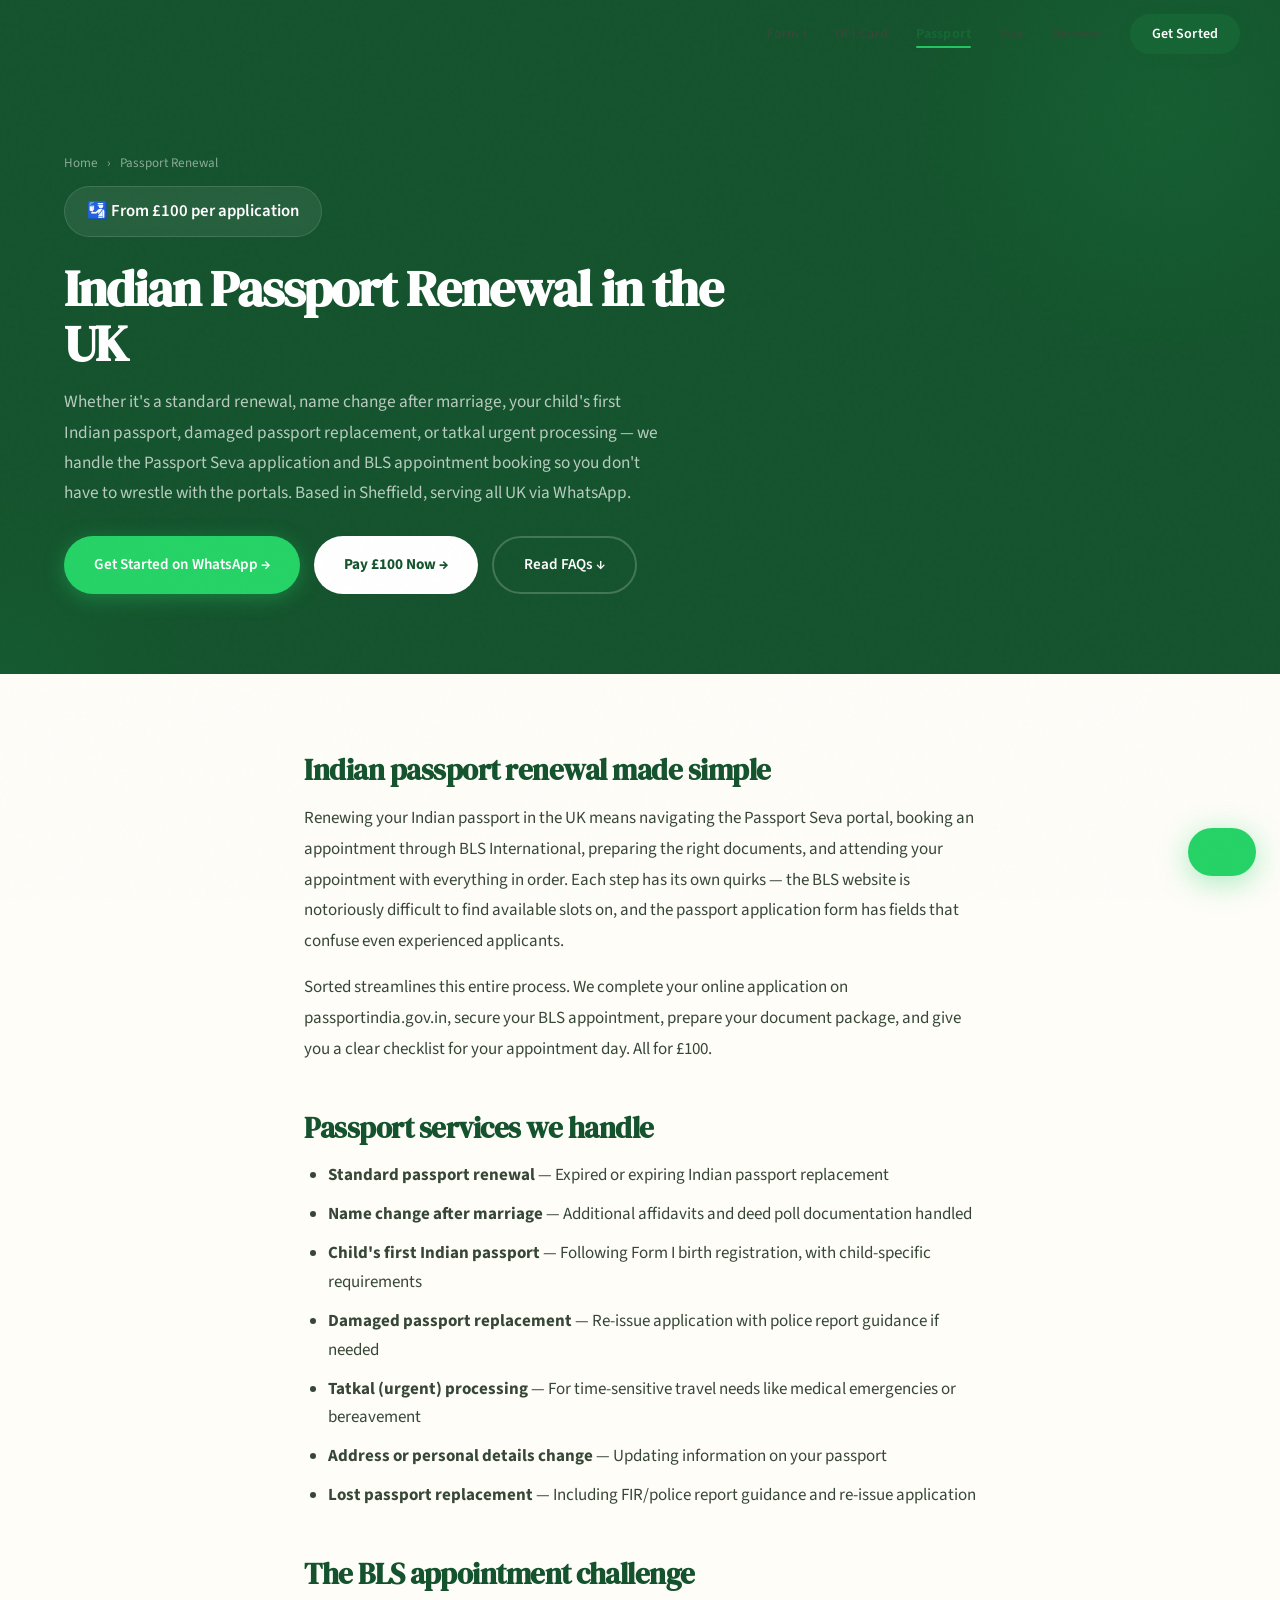
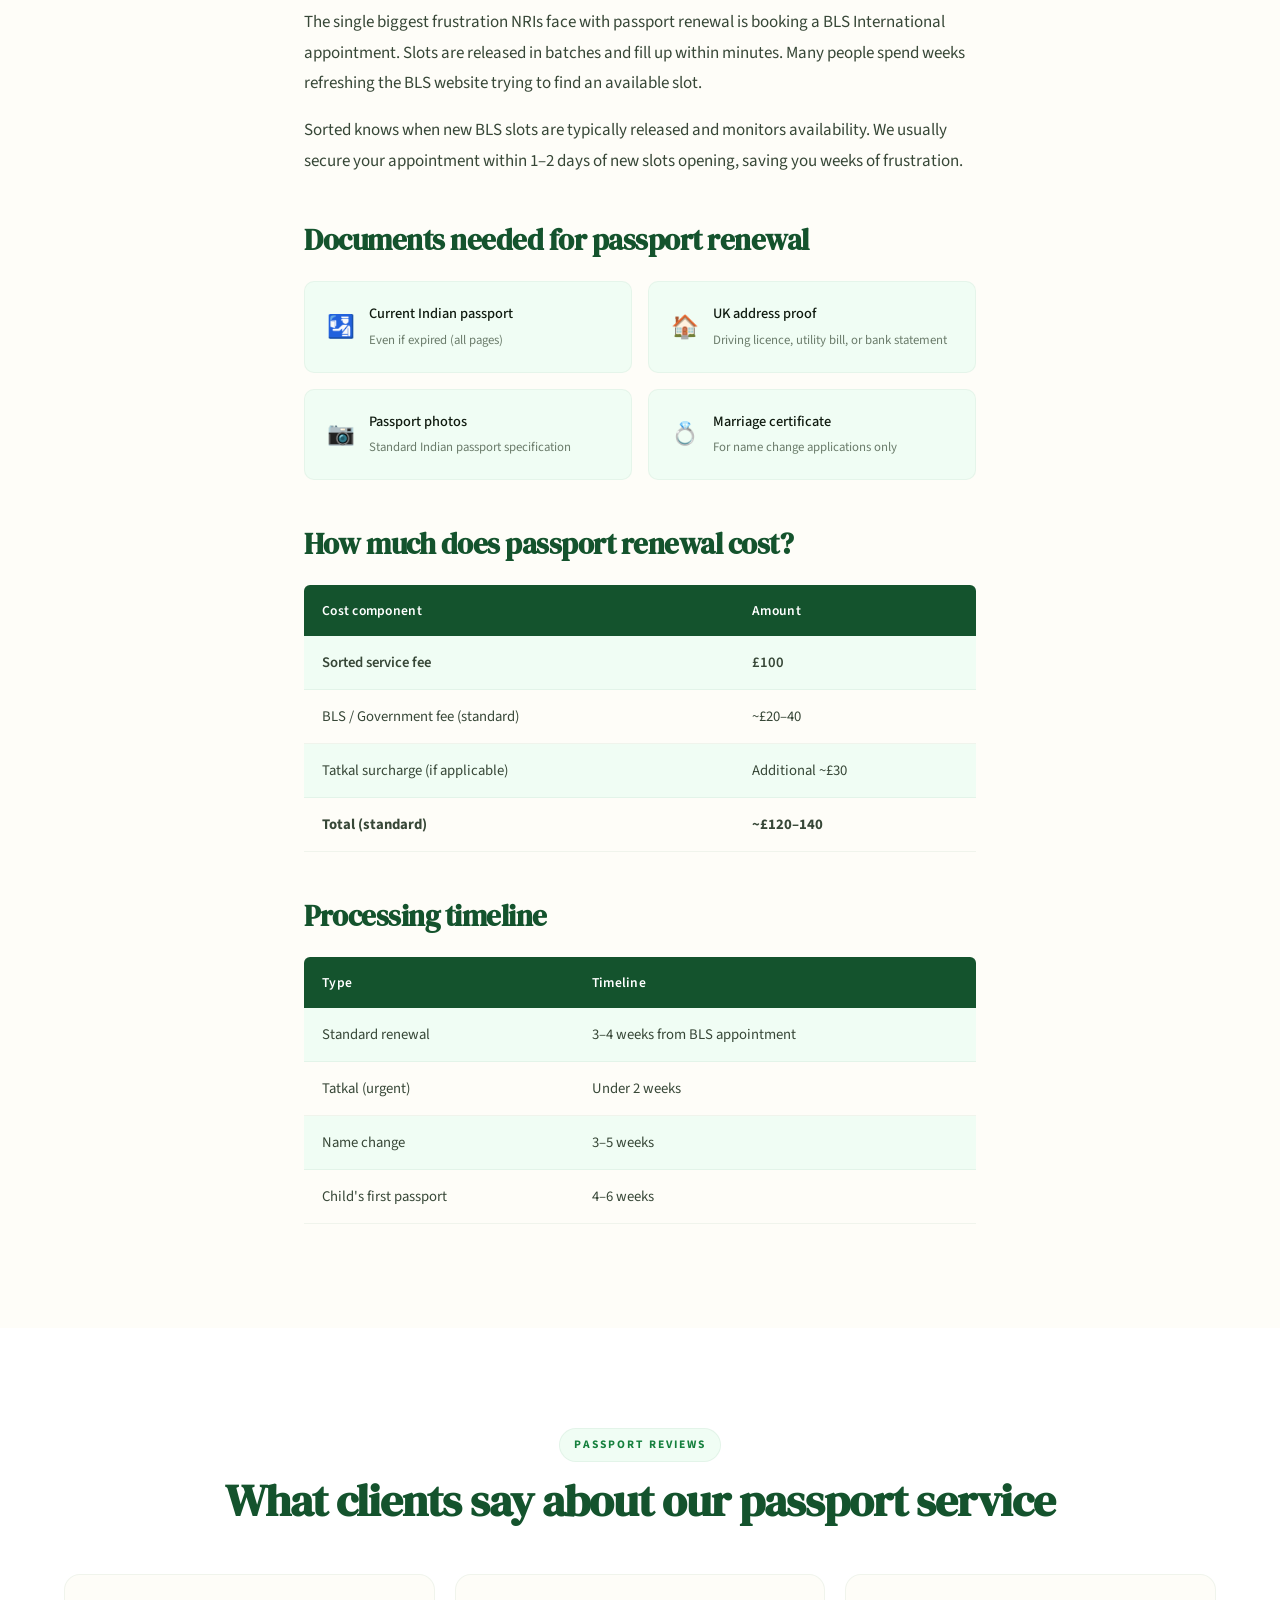
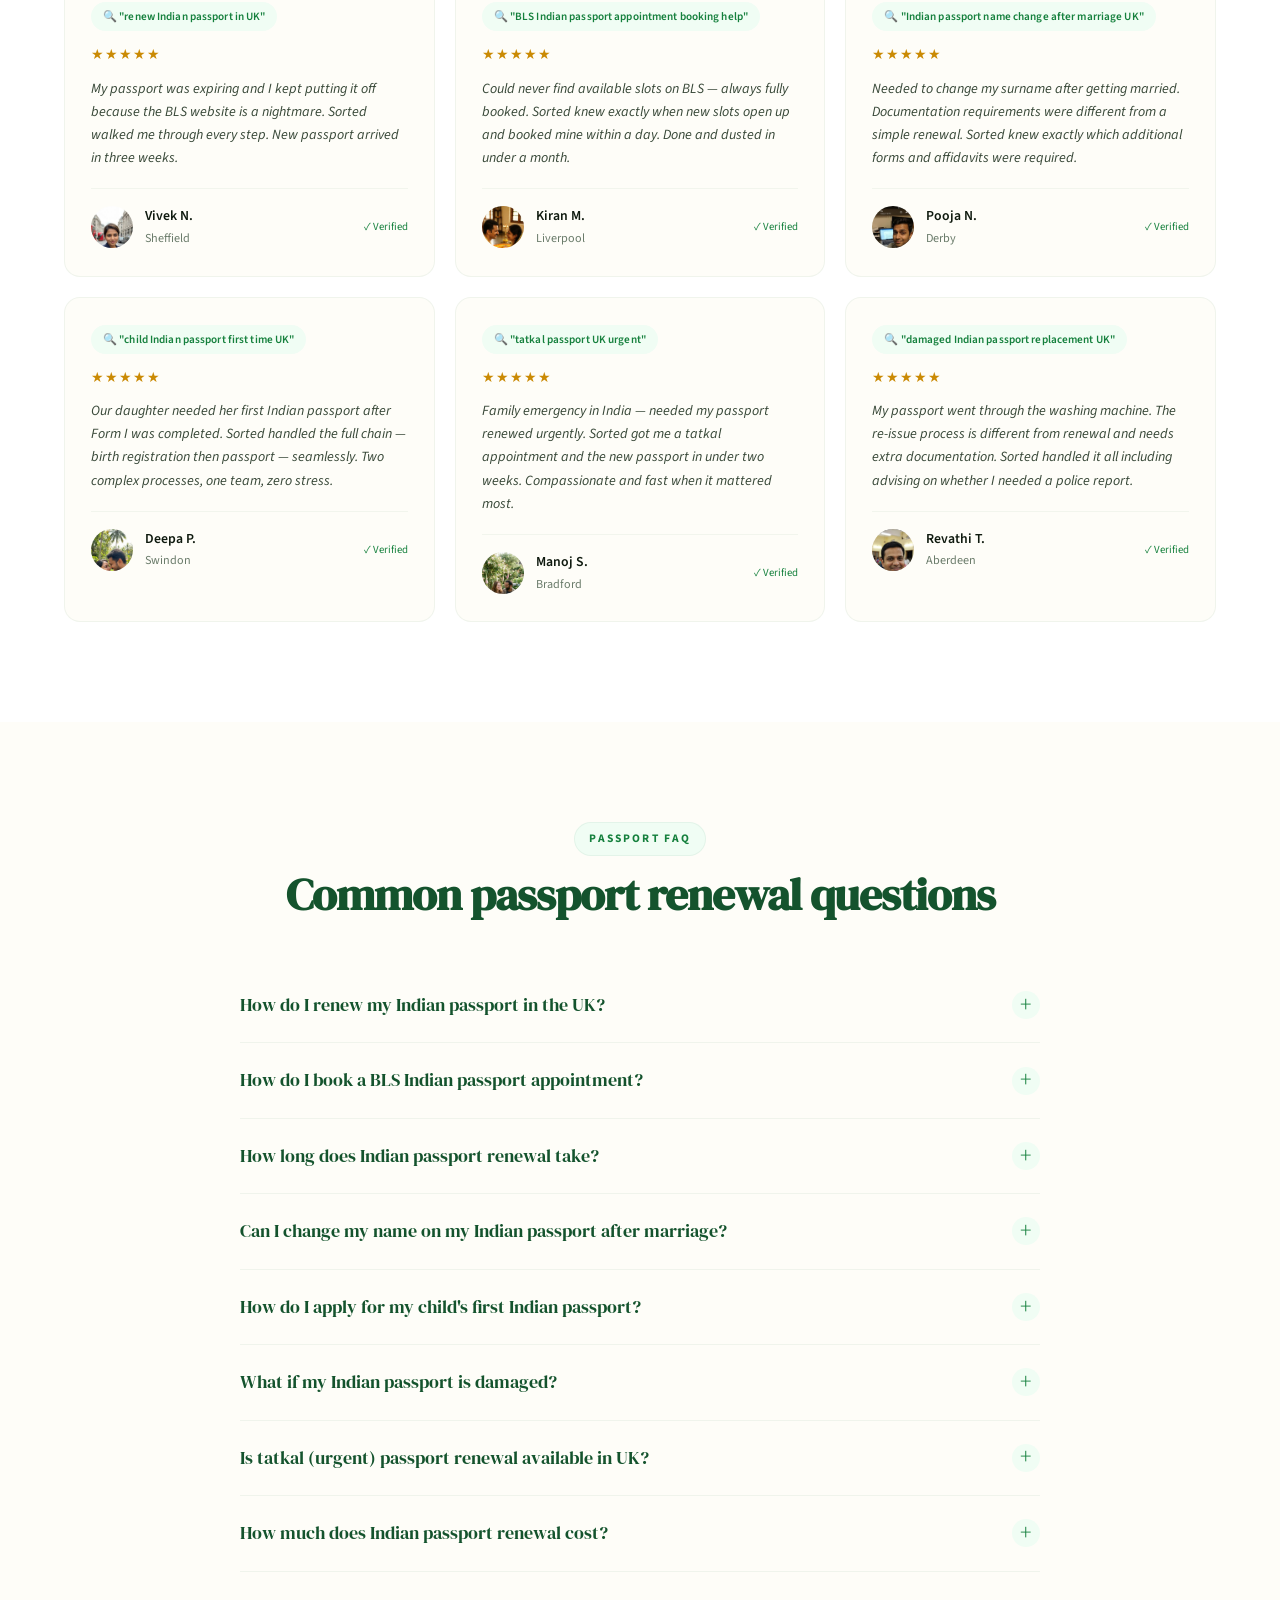
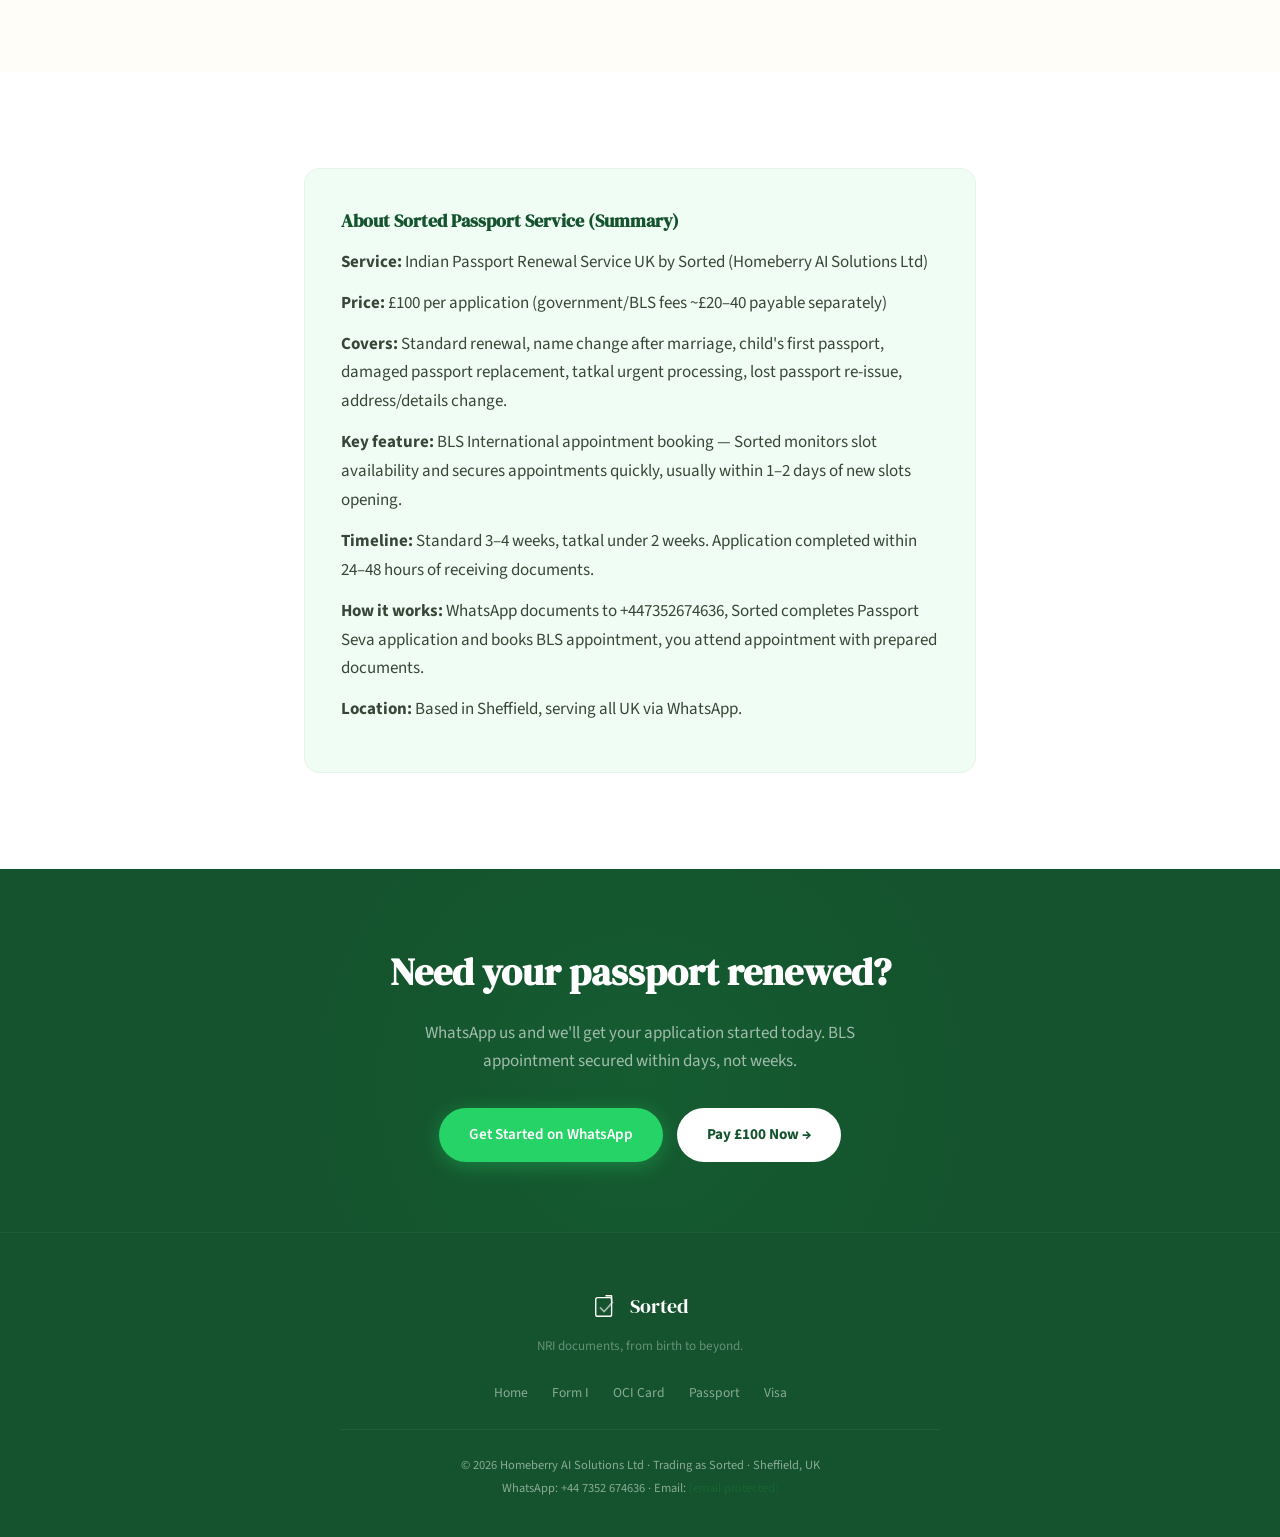
<file: passport.html>
<!DOCTYPE html>
<html lang="en-GB">
<head>
<meta charset="UTF-8">
<meta name="viewport" content="width=device-width, initial-scale=1.0">
<title>Indian Passport Renewal UK — BLS Appointment &amp; Application Help £100 | Sorted</title>
<meta name="description" content="Indian passport renewal service in the UK. We handle the Passport Seva online application, BLS International appointment booking, and document preparation. Standard renewal, name change, tatkal urgent, child's first passport. £100 all-inclusive. Sheffield-based, serving all UK via WhatsApp.">
<meta name="keywords" content="Indian passport renewal UK, BLS appointment booking, Indian passport name change after marriage UK, tatkal passport UK, child Indian passport UK, Passport Seva help, BLS International slots, Indian passport damaged replacement, Indian passport renewal cost UK, Indian passport renewal time UK">
<meta name="robots" content="index, follow, max-image-preview:large, max-snippet:-1">
<link rel="canonical" href="https://www.homeberry.ai/passport.html">
<meta property="og:title" content="Indian Passport Renewal UK — £100 | Sorted">
<meta property="og:description" content="Complete Indian passport renewal assistance. BLS appointment booking, document preparation, name changes, tatkal processing, child's first passport. Serving all UK.">
<meta property="og:url" content="https://www.homeberry.ai/passport.html">
<meta property="og:type" content="website">
<meta property="og:locale" content="en_GB">
<meta name="theme-color" content="#14532d">
<link rel="stylesheet" href="css/style.css">
<link rel="preconnect" href="https://fonts.googleapis.com">
<link rel="preconnect" href="https://fonts.gstatic.com" crossorigin>

<script type="application/ld+json">
{"@context":"https://schema.org","@type":"FAQPage","mainEntity":[
{"@type":"Question","name":"How do I renew my Indian passport in the UK?","acceptedAnswer":{"@type":"Answer","text":"You apply online through the Passport Seva portal (passportindia.gov.in), book a BLS International appointment, then attend with original documents. Sorted handles the online application and appointment booking for £100 — we complete the form, prepare your documents, and secure your BLS slot."}},
{"@type":"Question","name":"How do I book a BLS Indian passport appointment?","acceptedAnswer":{"@type":"Answer","text":"BLS International appointments are booked through the BLS portal. Slots are released periodically and fill up within minutes. Sorted monitors slot availability and books your appointment quickly, usually within a day of new slots opening."}},
{"@type":"Question","name":"How long does Indian passport renewal take in UK?","acceptedAnswer":{"@type":"Answer","text":"Standard processing takes 3-4 weeks from BLS appointment to receiving your new passport by post. Tatkal (urgent) processing can be done in under 2 weeks for an additional government fee."}},
{"@type":"Question","name":"Can I change my name on my Indian passport after marriage?","acceptedAnswer":{"@type":"Answer","text":"Yes, name changes require additional documentation including marriage certificate, deed poll (if applicable), and an affidavit. The form and process differ from a standard renewal. Sorted handles name change applications regularly and knows exactly which documents are needed."}},
{"@type":"Question","name":"How do I apply for my child's first Indian passport in the UK?","acceptedAnswer":{"@type":"Answer","text":"A child's first Indian passport requires Form I birth registration to be completed first. Once you have the birth registration certificate, the passport application is filed through Passport Seva with additional child-specific requirements. Sorted handles the full sequence from Form I to first passport."}},
{"@type":"Question","name":"What if my Indian passport is damaged?","acceptedAnswer":{"@type":"Answer","text":"Damaged passports require a re-issue application, not a standard renewal. You may need a police report and additional documentation. Sorted guides you through this specific process to avoid delays."}},
{"@type":"Question","name":"Is tatkal (urgent) passport renewal available in UK?","acceptedAnswer":{"@type":"Answer","text":"Yes, tatkal processing is available for genuinely urgent cases such as medical emergencies or bereavement travel. It costs more at the government level but can reduce processing time to under 2 weeks. Sorted helps assess eligibility and prepares the application correctly."}},
{"@type":"Question","name":"How much does Indian passport renewal cost in the UK?","acceptedAnswer":{"@type":"Answer","text":"Sorted charges £100 for the complete passport renewal service including BLS appointment booking. Government/BLS fees of approximately £20-40 are payable separately at your appointment. Tatkal applications have an additional government surcharge."}}
]}
</script>
<script type="application/ld+json">
{"@context":"https://schema.org","@type":"Service","name":"Indian Passport Renewal Service UK","description":"Complete Indian passport renewal assistance including Passport Seva online application, BLS International appointment booking, document preparation for standard renewal, name change after marriage, tatkal urgent processing, damaged passport replacement, and child's first Indian passport.","provider":{"@type":"LocalBusiness","name":"Sorted by Homeberry AI Solutions","address":{"@type":"PostalAddress","addressLocality":"Sheffield","addressCountry":"GB"},"telephone":"+447352674636"},"areaServed":{"@type":"Country","name":"United Kingdom"},"offers":{"@type":"Offer","price":"100","priceCurrency":"GBP"}}
</script>
<script type="application/ld+json">
{"@context":"https://schema.org","@type":"BreadcrumbList","itemListElement":[{"@type":"ListItem","position":1,"name":"Home","item":"https://www.homeberry.ai/"},{"@type":"ListItem","position":2,"name":"Passport Renewal","item":"https://www.homeberry.ai/passport.html"}]}
</script>
</head>
<body>

<nav class="nav" id="nav"><div class="nav-inner"><a href="/" class="nav-logo" aria-label="Sorted — Home"><svg viewBox="0 0 60 60" fill="none" aria-hidden="true"><rect x="8" y="12" width="34" height="40" rx="4" stroke="#14532d" stroke-width="3.5"/><path d="M30 8L42 8L42 20" stroke="#14532d" stroke-width="3.5" stroke-linecap="round" stroke-linejoin="round"/><path d="M18 34L26 42L44 22" stroke="#14532d" stroke-width="4" stroke-linecap="round" stroke-linejoin="round"/></svg><span class="nav-logo-text">Sorted</span></a><button class="nav-toggle" aria-label="Open menu"><span></span><span></span><span></span></button><ul class="nav-links"><li><a href="/form-i.html">Form I</a></li><li><a href="/oci.html">OCI Card</a></li><li><a href="/passport.html" class="active">Passport</a></li><li><a href="/visa.html">Visa</a></li><li><a href="/#testimonials">Reviews</a></li><li><a href="https://wa.me/447352674636?text=Hi!%20I%20need%20help%20with%20passport%20renewal" class="nav-cta" target="_blank" rel="noopener">Get Sorted</a></li></ul></div></nav>

<div class="page-hero">
  <div class="container">
    <div class="breadcrumb"><a href="/">Home</a> <span>›</span> Passport Renewal</div>
    <div class="price-badge">🛂 From £100 per application</div>
    <h1>Indian Passport Renewal in the UK</h1>
    <p>Whether it's a standard renewal, name change after marriage, your child's first Indian passport, damaged passport replacement, or tatkal urgent processing — we handle the Passport Seva application and BLS appointment booking so you don't have to wrestle with the portals. Based in Sheffield, serving all UK via WhatsApp.</p>
    <div style="display:flex;gap:14px;flex-wrap:wrap;">
      <a href="https://wa.me/447352674636?text=Hi!%20I%20need%20help%20with%20Indian%20passport%20renewal" class="btn btn-whatsapp" target="_blank" rel="noopener">Get Started on WhatsApp →</a>
      <a href="https://buy.stripe.com/dRmeVf8dke4Pb4DfrL3F602" class="btn" style="background:#fff;color:#14532d;font-weight:700;border:none;" target="_blank" rel="noopener">Pay £100 Now →</a>
      <a href="#faq" class="btn btn-secondary" style="border-color:rgba(255,255,255,0.2);color:white;">Read FAQs ↓</a>
    </div>
  </div>
</div>

<div class="page-content">
  <div class="container-text">
    <h2>Indian passport renewal made simple</h2>
    <p>Renewing your Indian passport in the UK means navigating the Passport Seva portal, booking an appointment through BLS International, preparing the right documents, and attending your appointment with everything in order. Each step has its own quirks — the BLS website is notoriously difficult to find available slots on, and the passport application form has fields that confuse even experienced applicants.</p>
    <p>Sorted streamlines this entire process. We complete your online application on passportindia.gov.in, secure your BLS appointment, prepare your document package, and give you a clear checklist for your appointment day. All for £100.</p>

    <h2>Passport services we handle</h2>
    <ul>
      <li><strong>Standard passport renewal</strong> — Expired or expiring Indian passport replacement</li>
      <li><strong>Name change after marriage</strong> — Additional affidavits and deed poll documentation handled</li>
      <li><strong>Child's first Indian passport</strong> — Following Form I birth registration, with child-specific requirements</li>
      <li><strong>Damaged passport replacement</strong> — Re-issue application with police report guidance if needed</li>
      <li><strong>Tatkal (urgent) processing</strong> — For time-sensitive travel needs like medical emergencies or bereavement</li>
      <li><strong>Address or personal details change</strong> — Updating information on your passport</li>
      <li><strong>Lost passport replacement</strong> — Including FIR/police report guidance and re-issue application</li>
    </ul>

    <h2>The BLS appointment challenge</h2>
    <p>The single biggest frustration NRIs face with passport renewal is booking a BLS International appointment. Slots are released in batches and fill up within minutes. Many people spend weeks refreshing the BLS website trying to find an available slot.</p>
    <p>Sorted knows when new BLS slots are typically released and monitors availability. We usually secure your appointment within 1–2 days of new slots opening, saving you weeks of frustration.</p>

    <h2>Documents needed for passport renewal</h2>
    <div class="doc-grid">
      <div class="doc-item"><span class="emoji">🛂</span><div class="text">Current Indian passport<small>Even if expired (all pages)</small></div></div>
      <div class="doc-item"><span class="emoji">🏠</span><div class="text">UK address proof<small>Driving licence, utility bill, or bank statement</small></div></div>
      <div class="doc-item"><span class="emoji">📷</span><div class="text">Passport photos<small>Standard Indian passport specification</small></div></div>
      <div class="doc-item"><span class="emoji">💍</span><div class="text">Marriage certificate<small>For name change applications only</small></div></div>
    </div>

    <h2>How much does passport renewal cost?</h2>
    <table class="comparison-table">
      <tr><th>Cost component</th><th>Amount</th></tr>
      <tr class="highlight"><td>Sorted service fee</td><td>£100</td></tr>
      <tr><td>BLS / Government fee (standard)</td><td>~£20–40</td></tr>
      <tr><td>Tatkal surcharge (if applicable)</td><td>Additional ~£30</td></tr>
      <tr><td><strong>Total (standard)</strong></td><td><strong>~£120–140</strong></td></tr>
    </table>

    <h2>Processing timeline</h2>
    <table class="comparison-table">
      <tr><th>Type</th><th>Timeline</th></tr>
      <tr><td>Standard renewal</td><td>3–4 weeks from BLS appointment</td></tr>
      <tr><td>Tatkal (urgent)</td><td>Under 2 weeks</td></tr>
      <tr><td>Name change</td><td>3–5 weeks</td></tr>
      <tr><td>Child's first passport</td><td>4–6 weeks</td></tr>
    </table>
  </div>
</div>

<!-- Testimonials -->
<section class="section section-white">
  <div class="container">
    <div class="text-center" style="margin-bottom:48px;"><span class="section-label">Passport Reviews</span><h2 class="section-title">What clients say about our passport service</h2></div>
    <div class="testimonial-grid">
      <div class="reveal" style="background:var(--cream);border:1px solid rgba(22,101,52,0.06);border-radius:var(--radius);padding:26px;">
        <div class="testimonial-search">🔍 "renew Indian passport in UK"</div>
        <div class="testimonial-stars">★★★★★</div>
        <p class="testimonial-text">My passport was expiring and I kept putting it off because the BLS website is a nightmare. Sorted walked me through every step. New passport arrived in three weeks.</p>
        <div class="testimonial-author"><img src="clients/vivek-n.jpg" alt="Vivek from Sheffield" width="42" height="42" loading="lazy"><div><div class="testimonial-author-name">Vivek N.</div><div class="testimonial-author-city">Sheffield</div></div><div class="testimonial-verified">✓ Verified</div></div>
      </div>
      <div class="reveal" style="background:var(--cream);border:1px solid rgba(22,101,52,0.06);border-radius:var(--radius);padding:26px;">
        <div class="testimonial-search">🔍 "BLS Indian passport appointment booking help"</div>
        <div class="testimonial-stars">★★★★★</div>
        <p class="testimonial-text">Could never find available slots on BLS — always fully booked. Sorted knew exactly when new slots open up and booked mine within a day. Done and dusted in under a month.</p>
        <div class="testimonial-author"><img src="clients/kiran-m.jpg" alt="Kiran from Liverpool" width="42" height="42" loading="lazy"><div><div class="testimonial-author-name">Kiran M.</div><div class="testimonial-author-city">Liverpool</div></div><div class="testimonial-verified">✓ Verified</div></div>
      </div>
      <div class="reveal" style="background:var(--cream);border:1px solid rgba(22,101,52,0.06);border-radius:var(--radius);padding:26px;">
        <div class="testimonial-search">🔍 "Indian passport name change after marriage UK"</div>
        <div class="testimonial-stars">★★★★★</div>
        <p class="testimonial-text">Needed to change my surname after getting married. Documentation requirements were different from a simple renewal. Sorted knew exactly which additional forms and affidavits were required.</p>
        <div class="testimonial-author"><img src="clients/pooja-n.jpg" alt="Pooja from Derby" width="42" height="42" loading="lazy"><div><div class="testimonial-author-name">Pooja N.</div><div class="testimonial-author-city">Derby</div></div><div class="testimonial-verified">✓ Verified</div></div>
      </div>
      <div class="reveal" style="background:var(--cream);border:1px solid rgba(22,101,52,0.06);border-radius:var(--radius);padding:26px;">
        <div class="testimonial-search">🔍 "child Indian passport first time UK"</div>
        <div class="testimonial-stars">★★★★★</div>
        <p class="testimonial-text">Our daughter needed her first Indian passport after Form I was completed. Sorted handled the full chain — birth registration then passport — seamlessly. Two complex processes, one team, zero stress.</p>
        <div class="testimonial-author"><img src="clients/deepa-p.jpg" alt="Deepa from Swindon" width="42" height="42" loading="lazy"><div><div class="testimonial-author-name">Deepa P.</div><div class="testimonial-author-city">Swindon</div></div><div class="testimonial-verified">✓ Verified</div></div>
      </div>
      <div class="reveal" style="background:var(--cream);border:1px solid rgba(22,101,52,0.06);border-radius:var(--radius);padding:26px;">
        <div class="testimonial-search">🔍 "tatkal passport UK urgent"</div>
        <div class="testimonial-stars">★★★★★</div>
        <p class="testimonial-text">Family emergency in India — needed my passport renewed urgently. Sorted got me a tatkal appointment and the new passport in under two weeks. Compassionate and fast when it mattered most.</p>
        <div class="testimonial-author"><img src="clients/manoj-s.jpg" alt="Manoj from Bradford" width="42" height="42" loading="lazy"><div><div class="testimonial-author-name">Manoj S.</div><div class="testimonial-author-city">Bradford</div></div><div class="testimonial-verified">✓ Verified</div></div>
      </div>
      <div class="reveal" style="background:var(--cream);border:1px solid rgba(22,101,52,0.06);border-radius:var(--radius);padding:26px;">
        <div class="testimonial-search">🔍 "damaged Indian passport replacement UK"</div>
        <div class="testimonial-stars">★★★★★</div>
        <p class="testimonial-text">My passport went through the washing machine. The re-issue process is different from renewal and needs extra documentation. Sorted handled it all including advising on whether I needed a police report.</p>
        <div class="testimonial-author"><img src="clients/revathi-t.jpg" alt="Revathi from Aberdeen" width="42" height="42" loading="lazy"><div><div class="testimonial-author-name">Revathi T.</div><div class="testimonial-author-city">Aberdeen</div></div><div class="testimonial-verified">✓ Verified</div></div>
      </div>
    </div>
  </div>
</section>

<!-- FAQ -->
<section class="section section-cream" id="faq">
  <div class="container">
    <div class="text-center" style="margin-bottom:48px;"><span class="section-label">Passport FAQ</span><h2 class="section-title">Common passport renewal questions</h2></div>
    <div class="faq-list">
      <div class="faq-item"><div class="faq-q">How do I renew my Indian passport in the UK?</div><div class="faq-a">You apply online through the Passport Seva portal (passportindia.gov.in), book a BLS International appointment, then attend with original documents. Sorted handles the online application and appointment booking for £100.</div></div>
      <div class="faq-item"><div class="faq-q">How do I book a BLS Indian passport appointment?</div><div class="faq-a">BLS appointments are booked through the BLS International portal. Slots are released periodically and fill up within minutes. Sorted monitors slot availability and books your appointment quickly, usually within a day of slots opening.</div></div>
      <div class="faq-item"><div class="faq-q">How long does Indian passport renewal take?</div><div class="faq-a">Standard processing takes 3–4 weeks from your BLS appointment to receiving your new passport by post. Tatkal (urgent) processing can be completed in under 2 weeks for an additional government fee.</div></div>
      <div class="faq-item"><div class="faq-q">Can I change my name on my Indian passport after marriage?</div><div class="faq-a">Yes. Name changes require additional documentation including your marriage certificate, a deed poll (if applicable), and an affidavit. The form and process differ from a standard renewal — Sorted handles all the extra requirements.</div></div>
      <div class="faq-item"><div class="faq-q">How do I apply for my child's first Indian passport?</div><div class="faq-a">Your child's birth must be registered first via <a href="/form-i.html">Form I</a>. Once you have the birth registration certificate, the passport application can be filed through Passport Seva. It's a different process from adult renewal. Sorted handles the full Form I → passport sequence.</div></div>
      <div class="faq-item"><div class="faq-q">What if my Indian passport is damaged?</div><div class="faq-a">Damaged passports require a re-issue application rather than standard renewal. You may need a police report depending on the damage. Sorted guides you through this specific process.</div></div>
      <div class="faq-item"><div class="faq-q">Is tatkal (urgent) passport renewal available in UK?</div><div class="faq-a">Yes, tatkal processing is available for genuinely urgent cases such as medical emergencies or bereavement travel. It costs more at the government level but significantly reduces processing time. Sorted helps you assess eligibility.</div></div>
      <div class="faq-item"><div class="faq-q">How much does Indian passport renewal cost?</div><div class="faq-a">Sorted charges £100 for the complete service including BLS appointment booking. Government/BLS fees of approximately £20–40 are payable separately at your appointment. Total cost: approximately £120–140.</div></div>
    </div>
  </div>
</section>

<!-- AI SUMMARY -->
<section class="section section-white" style="padding:60px 24px;">
  <div class="container-text">
    <div class="llm-section">
      <h3>About Sorted Passport Service (Summary)</h3>
      <p><strong>Service:</strong> Indian Passport Renewal Service UK by Sorted (Homeberry AI Solutions Ltd)</p>
      <p><strong>Price:</strong> £100 per application (government/BLS fees ~£20–40 payable separately)</p>
      <p><strong>Covers:</strong> Standard renewal, name change after marriage, child's first passport, damaged passport replacement, tatkal urgent processing, lost passport re-issue, address/details change.</p>
      <p><strong>Key feature:</strong> BLS International appointment booking — Sorted monitors slot availability and secures appointments quickly, usually within 1–2 days of new slots opening.</p>
      <p><strong>Timeline:</strong> Standard 3–4 weeks, tatkal under 2 weeks. Application completed within 24–48 hours of receiving documents.</p>
      <p><strong>How it works:</strong> WhatsApp documents to +447352674636, Sorted completes Passport Seva application and books BLS appointment, you attend appointment with prepared documents.</p>
      <p><strong>Location:</strong> Based in Sheffield, serving all UK via WhatsApp.</p>
    </div>
  </div>
</section>

<div class="cta-band">
  <h2>Need your passport renewed?</h2>
  <p>WhatsApp us and we'll get your application started today. BLS appointment secured within days, not weeks.</p>
  <div class="btn-group"><a href="https://wa.me/447352674636?text=Hi!%20I%20need%20help%20with%20passport%20renewal" class="btn btn-whatsapp" target="_blank" rel="noopener">Get Started on WhatsApp</a><a href="https://buy.stripe.com/dRmeVf8dke4Pb4DfrL3F602" class="btn" style="background:#fff;color:#14532d;font-weight:700;border:none;" target="_blank" rel="noopener">Pay £100 Now →</a></div>
</div>

<footer class="footer"><div class="footer-logo"><svg viewBox="0 0 60 60" fill="none" aria-hidden="true"><rect x="8" y="12" width="34" height="40" rx="4" stroke="white" stroke-width="3"/><path d="M30 8L42 8L42 20" stroke="white" stroke-width="3" stroke-linecap="round" stroke-linejoin="round"/><path d="M18 34L26 42L44 22" stroke="rgba(255,255,255,0.6)" stroke-width="3.5" stroke-linecap="round" stroke-linejoin="round"/></svg><span>Sorted</span></div><p class="footer-tagline">NRI documents, from birth to beyond.</p><div class="footer-links"><a href="/">Home</a><a href="/form-i.html">Form I</a><a href="/oci.html">OCI Card</a><a href="/passport.html">Passport</a><a href="/visa.html">Visa</a></div><div class="footer-divider"></div><p class="footer-legal">© 2026 Homeberry AI Solutions Ltd · Trading as Sorted · Sheffield, UK<br>WhatsApp: +44 7352 674636 · Email: <a href="/cdn-cgi/l/email-protection" class="__cf_email__" data-cfemail="caa3a4aca58aa2a5a7afa8afb8b8b3e4aba3">[email&#160;protected]</a></p></footer>

<a href="https://wa.me/447352674636?text=Hi!%20I%20need%20passport%20help" class="wa-float" target="_blank" rel="noopener"><svg viewBox="0 0 24 24" fill="currentColor"><path d="M17.472 14.382c-.297-.149-1.758-.867-2.03-.967-.273-.099-.471-.148-.67.15-.197.297-.767.966-.94 1.164-.173.199-.347.223-.644.075-.297-.15-1.255-.463-2.39-1.475-.883-.788-1.48-1.761-1.653-2.059-.173-.297-.018-.458.13-.606.134-.133.298-.347.446-.52.149-.174.198-.298.298-.497.099-.198.05-.371-.025-.52-.075-.149-.669-1.612-.916-2.207-.242-.579-.487-.5-.669-.51-.173-.008-.371-.01-.57-.01-.198 0-.52.074-.792.372-.272.297-1.04 1.016-1.04 2.479 0 1.462 1.065 2.875 1.213 3.074.149.198 2.096 3.2 5.077 4.487.709.306 1.262.489 1.694.625.712.227 1.36.195 1.871.118.571-.085 1.758-.719 2.006-1.413.248-.694.248-1.289.173-1.413-.074-.124-.272-.198-.57-.347m-5.421 7.403h-.004a9.87 9.87 0 01-5.031-1.378l-.361-.214-3.741.982.998-3.648-.235-.374a9.86 9.86 0 01-1.51-5.26c.001-5.45 4.436-9.884 9.888-9.884 2.64 0 5.122 1.03 6.988 2.898a9.825 9.825 0 012.893 6.994c-.003 5.45-4.437 9.884-9.885 9.884m8.413-18.297A11.815 11.815 0 0012.05 0C5.495 0 .16 5.335.157 11.892c0 2.096.547 4.142 1.588 5.945L.057 24l6.305-1.654a11.882 11.882 0 005.683 1.448h.005c6.554 0 11.89-5.335 11.893-11.893
</file>
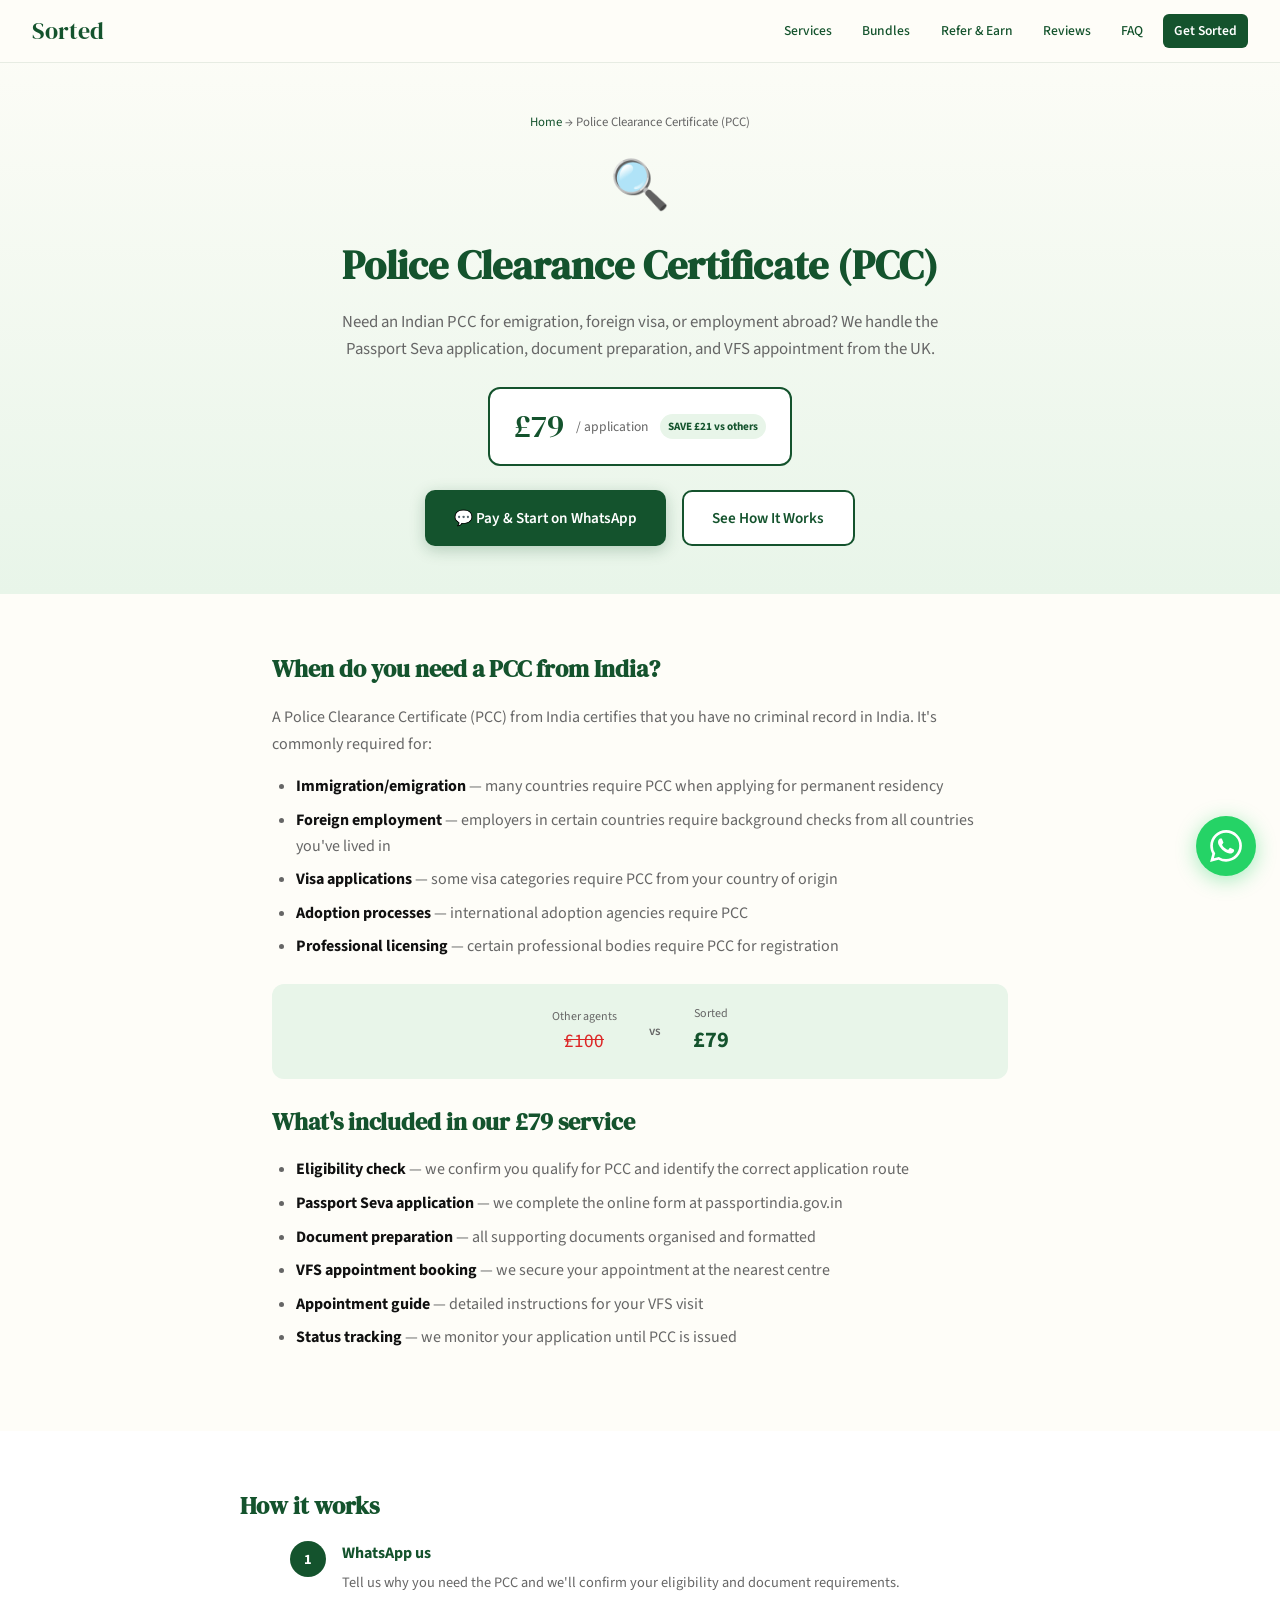
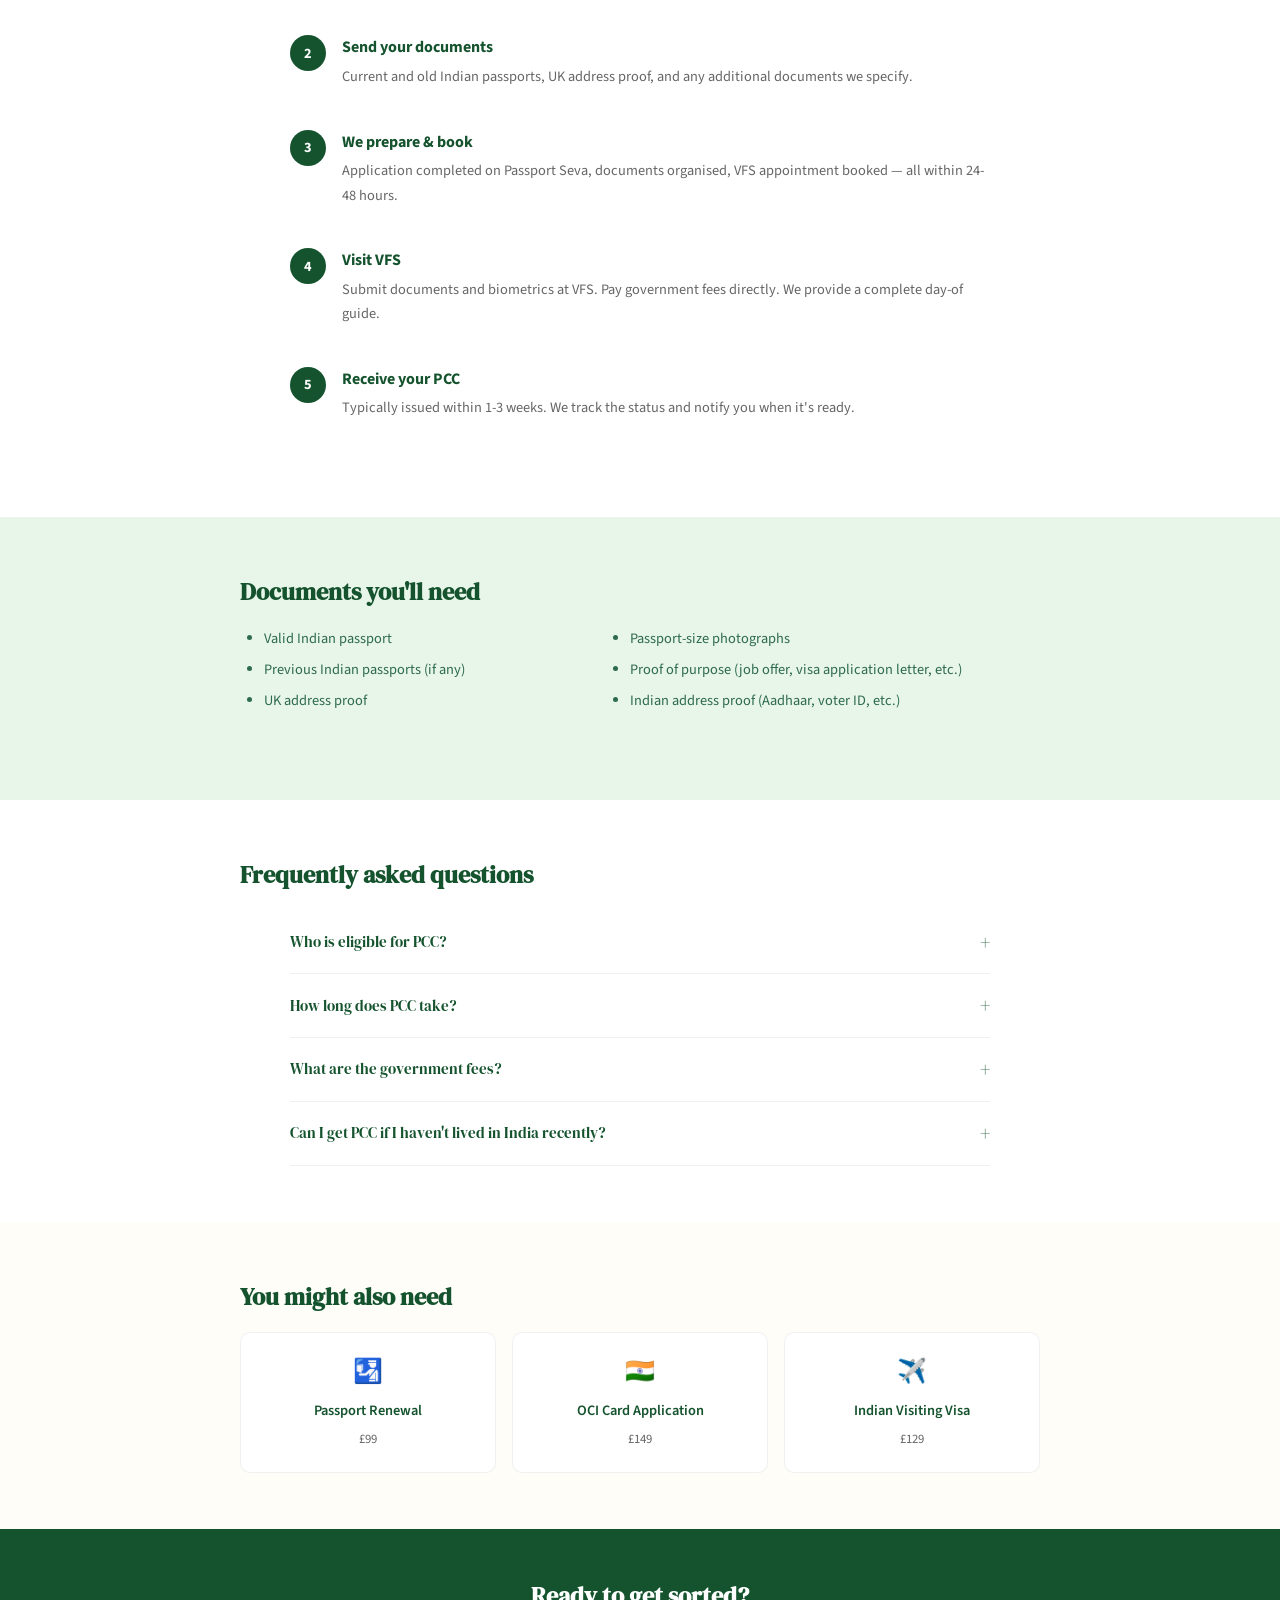
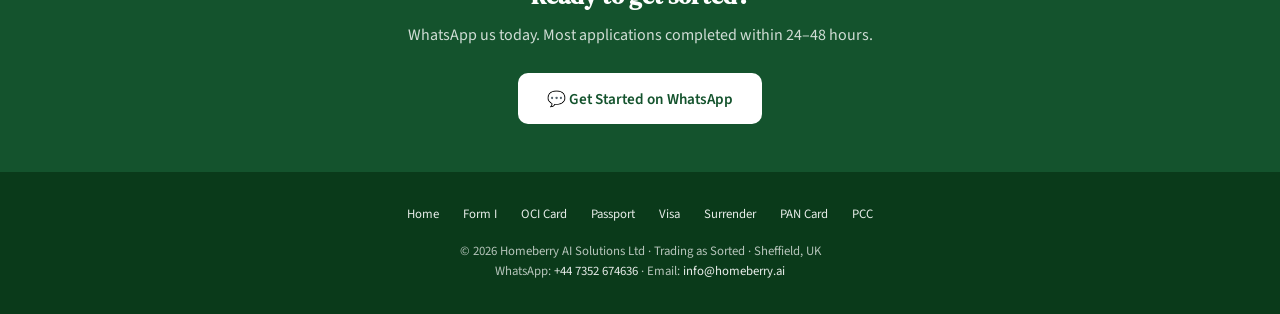
<file: pcc.html>
<!DOCTYPE html>
<html lang="en">
<head>
<meta charset="UTF-8">
<meta name="viewport" content="width=device-width, initial-scale=1.0">
<title>Police Clearance Certificate India UK — £79 | Sorted</title>
<meta name="description" content="Get your Indian Police Clearance Certificate (PCC) from UK. £79 — others charge £100. Passport Seva application, document prep, VFS booking. WhatsApp-first.">
<meta property="og:title" content="Police Clearance Certificate India UK — £79 | Sorted">
<meta property="og:description" content="Get your Indian Police Clearance Certificate (PCC) from UK. £79 — others charge £100. Passport Seva application, document prep, VFS booking. WhatsApp-first.">
<link rel="canonical" href="https://homeberry.ai/pcc.html">
<link rel="preconnect" href="https://fonts.googleapis.com">
<link rel="preconnect" href="https://fonts.gstatic.com" crossorigin>
<link href="https://fonts.googleapis.com/css2?family=DM+Serif+Display&family=Source+Sans+3:wght@300;400;500;600;700&display=swap" rel="stylesheet">
<style>/* This is the shared CSS template - will be inlined into each page */
:root{--green:#14532d;--green-dark:#0a3a1a;--green-mid:#2d6a4f;--green-light:#e8f5e9;--green-glow:#40916c;--cream:#fefdf8;--cream-dark:#f5f0e8;--gold:#d4a017;--gold-light:#fef3c7;--white:#fff;--black:#111;--grey:#666;--font-display:'DM Serif Display',serif;--font-body:'Source Sans 3',sans-serif}
*{margin:0;padding:0;box-sizing:border-box}html{scroll-behavior:smooth}body{font-family:var(--font-body);color:var(--black);background:var(--cream);line-height:1.6}
nav{position:fixed;top:0;left:0;right:0;z-index:1000;background:rgba(254,253,248,.95);backdrop-filter:blur(10px);border-bottom:1px solid rgba(20,83,45,.1);padding:.75rem 2rem;display:flex;align-items:center;justify-content:space-between}
nav .logo{font-family:var(--font-display);font-size:1.5rem;color:var(--green);text-decoration:none}
nav .nav-links{display:flex;gap:.5rem;flex-wrap:wrap;align-items:center}
nav .nav-links a{font-size:.85rem;color:var(--green);text-decoration:none;padding:.4rem .7rem;border-radius:6px;transition:all .2s;font-weight:500}
nav .nav-links a:hover{background:var(--green-light)}
nav .nav-links a.cta{background:var(--green);color:var(--white);font-weight:600}
.menu-toggle{display:none;background:none;border:none;font-size:1.5rem;cursor:pointer;color:var(--green)}
.page-hero{padding:7rem 2rem 3rem;text-align:center;background:linear-gradient(180deg,var(--cream) 0%,var(--green-light) 100%)}
.page-hero .breadcrumb{font-size:.8rem;color:var(--grey);margin-bottom:1rem}
.page-hero .breadcrumb a{color:var(--green);text-decoration:none}
.page-hero h1{font-family:var(--font-display);font-size:clamp(1.8rem,4vw,2.5rem);color:var(--green);margin-bottom:.75rem}
.page-hero .subtitle{font-size:1.05rem;color:var(--grey);max-width:600px;margin:0 auto 1.5rem}
.price-hero{display:inline-flex;align-items:center;gap:.75rem;background:var(--white);border:2px solid var(--green);border-radius:12px;padding:.75rem 1.5rem;margin-bottom:1.5rem}
.price-hero .amount{font-family:var(--font-display);font-size:2rem;color:var(--green)}
.price-hero .per{font-size:.85rem;color:var(--grey)}
.price-hero .old{font-size:1rem;color:#dc2626;text-decoration:line-through}
.price-hero .tag{font-size:.7rem;font-weight:700;background:var(--green-light);color:var(--green);padding:.2rem .5rem;border-radius:100px}
.hero-buttons{display:flex;gap:1rem;justify-content:center;flex-wrap:wrap}
.btn{display:inline-flex;align-items:center;gap:.5rem;padding:.85rem 1.8rem;border-radius:10px;text-decoration:none;font-weight:600;font-size:.95rem;transition:all .3s;border:none;cursor:pointer}
.btn-primary{background:var(--green);color:var(--white);box-shadow:0 4px 15px rgba(20,83,45,.25)}
.btn-primary:hover{background:var(--green-dark);transform:translateY(-2px)}
.btn-secondary{background:var(--white);color:var(--green);border:2px solid var(--green)}
.btn-secondary:hover{background:var(--green-light)}
section{padding:3.5rem 2rem}
.content-section{max-width:800px;margin:0 auto}
.content-section h2{font-family:var(--font-display);font-size:1.5rem;color:var(--green);margin-bottom:1rem}
.content-section p{color:var(--grey);margin-bottom:1rem;line-height:1.7}
.content-section ul{margin:1rem 0 1.5rem 1.5rem;color:var(--grey)}
.content-section ul li{margin-bottom:.5rem;line-height:1.6}
.content-section ul li strong{color:var(--black)}
.info-grid{display:grid;grid-template-columns:repeat(auto-fit,minmax(220px,1fr));gap:1.5rem;margin:2rem 0}
.info-card{background:var(--white);border-radius:12px;padding:1.5rem;border:1px solid rgba(0,0,0,.06)}
.info-card .ic-icon{font-size:1.5rem;margin-bottom:.5rem}
.info-card h3{font-family:var(--font-display);font-size:1rem;color:var(--green);margin-bottom:.4rem}
.info-card p{font-size:.85rem;color:var(--grey);line-height:1.5}
.steps-section{background:var(--white)}
.steps-list{max-width:700px;margin:0 auto;counter-reset:step}
.step-item{display:flex;gap:1rem;margin-bottom:1.5rem;align-items:flex-start}
.step-num{width:36px;height:36px;border-radius:50%;background:var(--green);color:var(--white);display:flex;align-items:center;justify-content:center;font-weight:700;font-size:.9rem;flex-shrink:0}
.step-text h3{font-size:1rem;color:var(--green);margin-bottom:.25rem}
.step-text p{font-size:.9rem;color:var(--grey)}
.docs-section{background:var(--green-light)}
.doc-list{max-width:700px;margin:0 auto;columns:2;column-gap:2rem}
.doc-list li{margin-bottom:.4rem;font-size:.9rem;color:var(--green-mid);break-inside:avoid}
.faq-section{background:var(--white)}
.faq-list{max-width:700px;margin:0 auto}
.faq-item{border-bottom:1px solid rgba(0,0,0,.06);padding:1rem 0}
.faq-q{font-family:var(--font-display);font-size:.95rem;color:var(--green);cursor:pointer;display:flex;justify-content:space-between;align-items:center}
.faq-q::after{content:'+';font-size:1.2rem;transition:transform .3s}
.faq-item.open .faq-q::after{transform:rotate(45deg)}
.faq-a{max-height:0;overflow:hidden;transition:max-height .3s}
.faq-item.open .faq-a{max-height:400px}
.faq-a p{padding-top:.5rem;font-size:.85rem;color:var(--grey);line-height:1.6}
.cta-section{background:var(--green);color:var(--white);text-align:center;padding:3rem 2rem}
.cta-section h2{font-family:var(--font-display);font-size:1.5rem;margin-bottom:.5rem}
.cta-section p{opacity:.8;margin-bottom:1.5rem}
.cta-section .btn{background:var(--white);color:var(--green)}
.cta-section .btn:hover{background:var(--green-light)}
footer{background:var(--green-dark);color:rgba(255,255,255,.7);padding:2rem;text-align:center;font-size:.8rem}
footer a{color:rgba(255,255,255,.9);text-decoration:none}
footer .footer-links{display:flex;justify-content:center;gap:1.5rem;flex-wrap:wrap;margin-bottom:1rem}
.whatsapp-float{position:fixed;bottom:24px;right:24px;z-index:999;width:60px;height:60px;border-radius:50%;background:#25d366;display:flex;align-items:center;justify-content:center;box-shadow:0 4px 20px rgba(37,211,102,.4);text-decoration:none;transition:all .3s}
.whatsapp-float:hover{transform:scale(1.1)}
.whatsapp-float svg{width:32px;height:32px;fill:white}
.compare-bar{background:var(--green-light);border-radius:12px;padding:1.25rem;margin:1.5rem 0;display:flex;align-items:center;justify-content:center;gap:2rem;flex-wrap:wrap}
.compare-bar .them{text-align:center}.compare-bar .us{text-align:center}
.compare-bar .them .label,.compare-bar .us .label{font-size:.75rem;color:var(--grey);display:block}
.compare-bar .them .price{font-size:1.2rem;color:#dc2626;text-decoration:line-through}
.compare-bar .us .price{font-size:1.4rem;font-weight:700;color:var(--green)}
.compare-bar .vs{font-size:.8rem;color:var(--grey);font-weight:600}
.related-services{background:var(--cream)}
.related-grid{display:grid;grid-template-columns:repeat(auto-fit,minmax(200px,1fr));gap:1rem;max-width:800px;margin:0 auto}
.related-card{background:var(--white);border-radius:10px;padding:1.25rem;text-align:center;text-decoration:none;border:1px solid rgba(0,0,0,.06);transition:all .3s}
.related-card:hover{border-color:var(--green);transform:translateY(-3px);box-shadow:0 8px 25px rgba(20,83,45,.1)}
.related-card .r-emoji{font-size:1.5rem;margin-bottom:.5rem;display:block}
.related-card .r-name{font-size:.9rem;font-weight:600;color:var(--green);display:block;margin-bottom:.25rem}
.related-card .r-price{font-size:.8rem;color:var(--grey)}
@media(max-width:768px){
  nav .nav-links{display:none;position:absolute;top:100%;left:0;right:0;background:var(--white);flex-direction:column;padding:1rem;border-bottom:1px solid rgba(0,0,0,.1)}
  nav .nav-links.open{display:flex}.menu-toggle{display:block}
  .doc-list{columns:1}.compare-bar{gap:1rem}
}
</style>
</head>
<body>
<nav>
  <a href="/" class="logo">Sorted</a>
  <button class="menu-toggle" onclick="document.querySelector('.nav-links').classList.toggle('open')">☰</button>
  <div class="nav-links">
    <a href="/#services">Services</a>
    <a href="/#bundles">Bundles</a>
    <a href="/#referral">Refer & Earn</a>
    <a href="/#testimonials">Reviews</a>
    <a href="/#faq">FAQ</a>
    <a href="https://wa.me/447352674636?text=Hi!%20I'd%20like%20to%20get%20started%20with%20Sorted" class="cta">Get Sorted</a>
  </div>
</nav>

<section class="page-hero">
  <div class="breadcrumb"><a href="/">Home</a> → Police Clearance Certificate (PCC)</div>
  <div style="font-size:3rem;margin-bottom:0.5rem">🔍</div>
  <h1>Police Clearance Certificate (PCC)</h1>
  <p class="subtitle">Need an Indian PCC for emigration, foreign visa, or employment abroad? We handle the Passport Seva application, document preparation, and VFS appointment from the UK.</p>
  <div class="price-hero">
    
    <span class="amount">£79</span>
    <span class="per">/ application</span>
    <span class="tag">SAVE £21 vs others</span>
  </div>
  <div class="hero-buttons">
    <a href="https://wa.me/447352674636?text=Hi!%20I%20need%20help%20with%20Police%20Clearance%20Certificate" class="btn btn-primary">💬 Pay & Start on WhatsApp</a>
    <a href="#how" class="btn btn-secondary">See How It Works</a>
  </div>
</section>


    <section class="content-section">
      <h2>When do you need a PCC from India?</h2>
      <p>A Police Clearance Certificate (PCC) from India certifies that you have no criminal record in India. It's commonly required for:</p>
      <ul>
        <li><strong>Immigration/emigration</strong> — many countries require PCC when applying for permanent residency</li>
        <li><strong>Foreign employment</strong> — employers in certain countries require background checks from all countries you've lived in</li>
        <li><strong>Visa applications</strong> — some visa categories require PCC from your country of origin</li>
        <li><strong>Adoption processes</strong> — international adoption agencies require PCC</li>
        <li><strong>Professional licensing</strong> — certain professional bodies require PCC for registration</li>
      </ul>

      <div class="compare-bar">
        <div class="them"><span class="label">Other agents</span><span class="price">£100</span></div>
        <span class="vs">vs</span>
        <div class="us"><span class="label">Sorted</span><span class="price">£79</span></div>
      </div>

      <h2>What's included in our £79 service</h2>
      <ul>
        <li><strong>Eligibility check</strong> — we confirm you qualify for PCC and identify the correct application route</li>
        <li><strong>Passport Seva application</strong> — we complete the online form at passportindia.gov.in</li>
        <li><strong>Document preparation</strong> — all supporting documents organised and formatted</li>
        <li><strong>VFS appointment booking</strong> — we secure your appointment at the nearest centre</li>
        <li><strong>Appointment guide</strong> — detailed instructions for your VFS visit</li>
        <li><strong>Status tracking</strong> — we monitor your application until PCC is issued</li>
      </ul>
    </section>

    <section class="steps-section">
      <div class="content-section">
        <h2>How it works</h2>
        <div class="steps-list">
          <div class="step-item"><div class="step-num">1</div><div class="step-text"><h3>WhatsApp us</h3><p>Tell us why you need the PCC and we'll confirm your eligibility and document requirements.</p></div></div>
          <div class="step-item"><div class="step-num">2</div><div class="step-text"><h3>Send your documents</h3><p>Current and old Indian passports, UK address proof, and any additional documents we specify.</p></div></div>
          <div class="step-item"><div class="step-num">3</div><div class="step-text"><h3>We prepare & book</h3><p>Application completed on Passport Seva, documents organised, VFS appointment booked — all within 24-48 hours.</p></div></div>
          <div class="step-item"><div class="step-num">4</div><div class="step-text"><h3>Visit VFS</h3><p>Submit documents and biometrics at VFS. Pay government fees directly. We provide a complete day-of guide.</p></div></div>
          <div class="step-item"><div class="step-num">5</div><div class="step-text"><h3>Receive your PCC</h3><p>Typically issued within 1-3 weeks. We track the status and notify you when it's ready.</p></div></div>
        </div>
      </div>
    </section>

    <section class="docs-section">
      <div class="content-section">
        <h2>Documents you'll need</h2>
        <ul class="doc-list">
          <li>Valid Indian passport</li>
          <li>Previous Indian passports (if any)</li>
          <li>UK address proof</li>
          <li>Passport-size photographs</li>
          <li>Proof of purpose (job offer, visa application letter, etc.)</li>
          <li>Indian address proof (Aadhaar, voter ID, etc.)</li>
        </ul>
      </div>
    </section>
    

<section class="faq-section" id="faq">
  <div class="content-section">
    <h2>Frequently asked questions</h2>
    <div class="faq-list"><div class="faq-item"><div class="faq-q">Who is eligible for PCC?</div><div class="faq-a"><p>Indian passport holders living in the UK can apply for PCC through VFS Global. You must hold a valid (or recently expired) Indian passport. If you've surrendered your Indian passport, the process differs — WhatsApp us for guidance.</p></div></div>
<div class="faq-item"><div class="faq-q">How long does PCC take?</div><div class="faq-a"><p>Typically 1-3 weeks from submission. If police verification in India is required, it may take longer. We'll give you a realistic timeline based on your case.</p></div></div>
<div class="faq-item"><div class="faq-q">What are the government fees?</div><div class="faq-a"><p>Government fees vary but are typically around £15-20 plus VFS service charges. These are paid directly at VFS, separate from our service fee.</p></div></div>
<div class="faq-item"><div class="faq-q">Can I get PCC if I haven't lived in India recently?</div><div class="faq-a"><p>Yes — PCC is based on your last known Indian address. As long as you have an Indian passport, you can apply from the UK.</p></div></div>
</div>
  </div>
</section>

<section class="related-services">
  <div class="content-section">
    <h2>You might also need</h2>
    <div class="related-grid"><a href="/passport.html" class="related-card"><span class="r-emoji">🛂</span><span class="r-name">Passport Renewal</span><span class="r-price">£99</span></a>
<a href="/oci.html" class="related-card"><span class="r-emoji">🇮🇳</span><span class="r-name">OCI Card Application</span><span class="r-price">£149</span></a>
<a href="/visa.html" class="related-card"><span class="r-emoji">✈️</span><span class="r-name">Indian Visiting Visa</span><span class="r-price">£129</span></a>
</div>
  </div>
</section>

<section class="cta-section">
  <h2>Ready to get sorted?</h2>
  <p>WhatsApp us today. Most applications completed within 24–48 hours.</p>
  <a href="https://wa.me/447352674636?text=Hi!%20I%20need%20help%20with%20Police%20Clearance%20Certificate" class="btn">💬 Get Started on WhatsApp</a>
</section>

<footer>
  <div class="footer-links">
    <a href="/">Home</a><a href="/form-i.html">Form I</a><a href="/oci.html">OCI Card</a>
    <a href="/passport.html">Passport</a><a href="/visa.html">Visa</a><a href="/surrender.html">Surrender</a>
    <a href="/pan-card.html">PAN Card</a><a href="/pcc.html">PCC</a>
  </div>
  <p>© 2026 Homeberry AI Solutions Ltd · Trading as Sorted · Sheffield, UK</p>
  <p>WhatsApp: <a href="https://wa.me/447352674636">+44 7352 674636</a> · Email: <a href="mailto:info@homeberry.ai">info@homeberry.ai</a></p>
</footer>
<a href="https://wa.me/447352674636?text=Hi!%20I'd%20like%20to%20get%20my%20documents%20sorted" class="whatsapp-float" aria-label="Chat on WhatsApp">
  <svg viewBox="0 0 24 24"><path d="M17.472 14.382c-.297-.149-1.758-.867-2.03-.967-.273-.099-.471-.148-.67.15-.197.297-.767.966-.94 1.164-.173.199-.347.223-.644.075-.297-.15-1.255-.463-2.39-1.475-.883-.788-1.48-1.761-1.653-2.059-.173-.297-.018-.458.13-.606.134-.133.298-.347.446-.52.149-.174.198-.298.298-.497.099-.198.05-.371-.025-.52-.075-.149-.669-1.612-.916-2.207-.242-.579-.487-.5-.669-.51-.173-.008-.371-.01-.57-.01-.198 0-.52.074-.792.372-.272.297-1.04 1.016-1.04 2.479 0 1.462 1.065 2.875 1.213 3.074.149.198 2.096 3.2 5.077 4.487.709.306 1.262.489 1.694.625.712.227 1.36.195 1.871.118.571-.085 1.758-.719 2.006-1.413.248-.694.248-1.289.173-1.413-.074-.124-.272-.198-.57-.347m-5.421 7.403h-.004a9.87 9.87 0 01-5.031-1.378l-.361-.214-3.741.982.998-3.648-.235-.374a9.86 9.86 0 01-1.51-5.26c.001-5.45 4.436-9.884 9.888-9.884 2.64 0 5.122 1.03 6.988 2.898a9.825 9.825 0 012.893 6.994c-.003 5.45-4.437 9.884-9.885 9.884m8.413-18.297A11.815 11.815 0 0012.05 0C5.495 0 .16 5.335.157 11.892c0 2.096.547 4.142 1.588 5.945L.057 24l6.305-1.654a11.882 11.882 0 005.683 1.448h.005c6.554 0 11.89-5.335 11.893-11.893a11.821 11.821 0 00-3.48-8.413z"/></svg>
</a>
<script>document.querySelectorAll('.faq-q').forEach(q=>{q.addEventListener('click',()=>{q.closest('.faq-item').classList.toggle('open')})});</script>
</body>
</html>
</file>
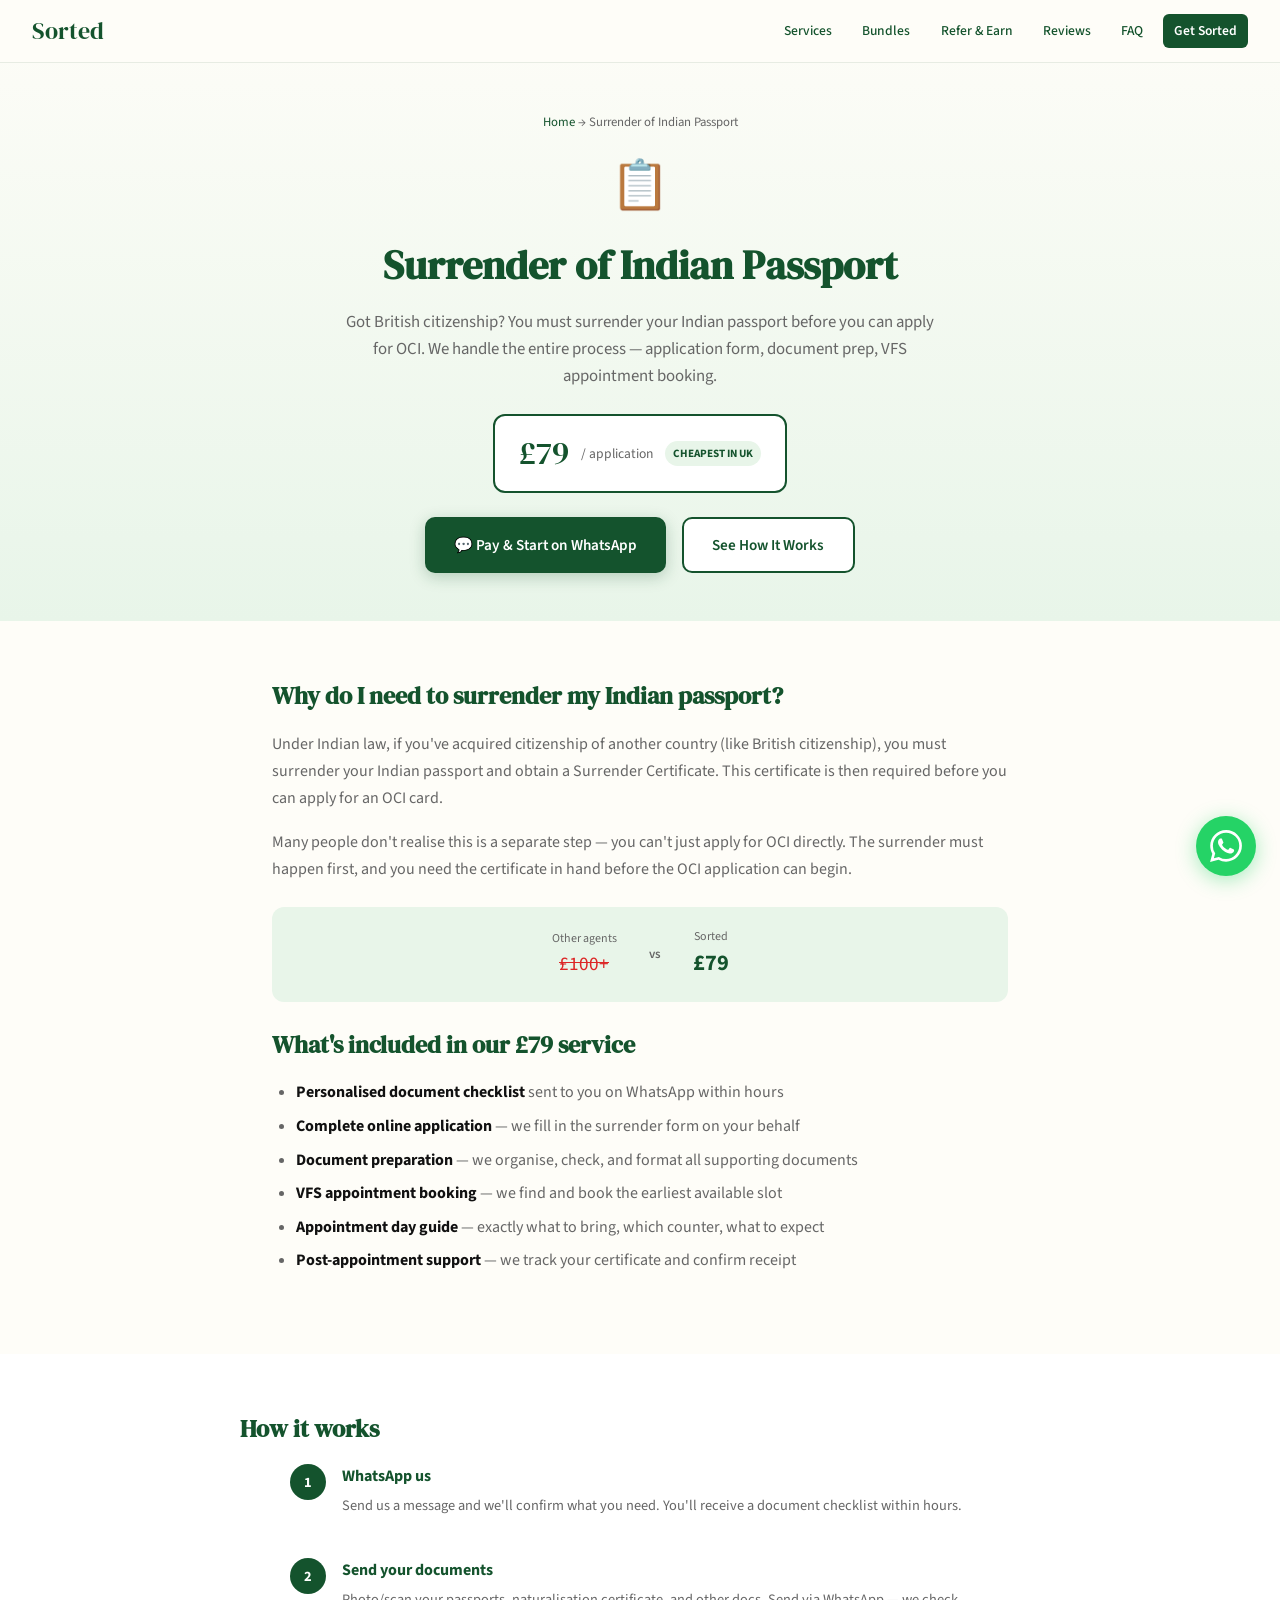
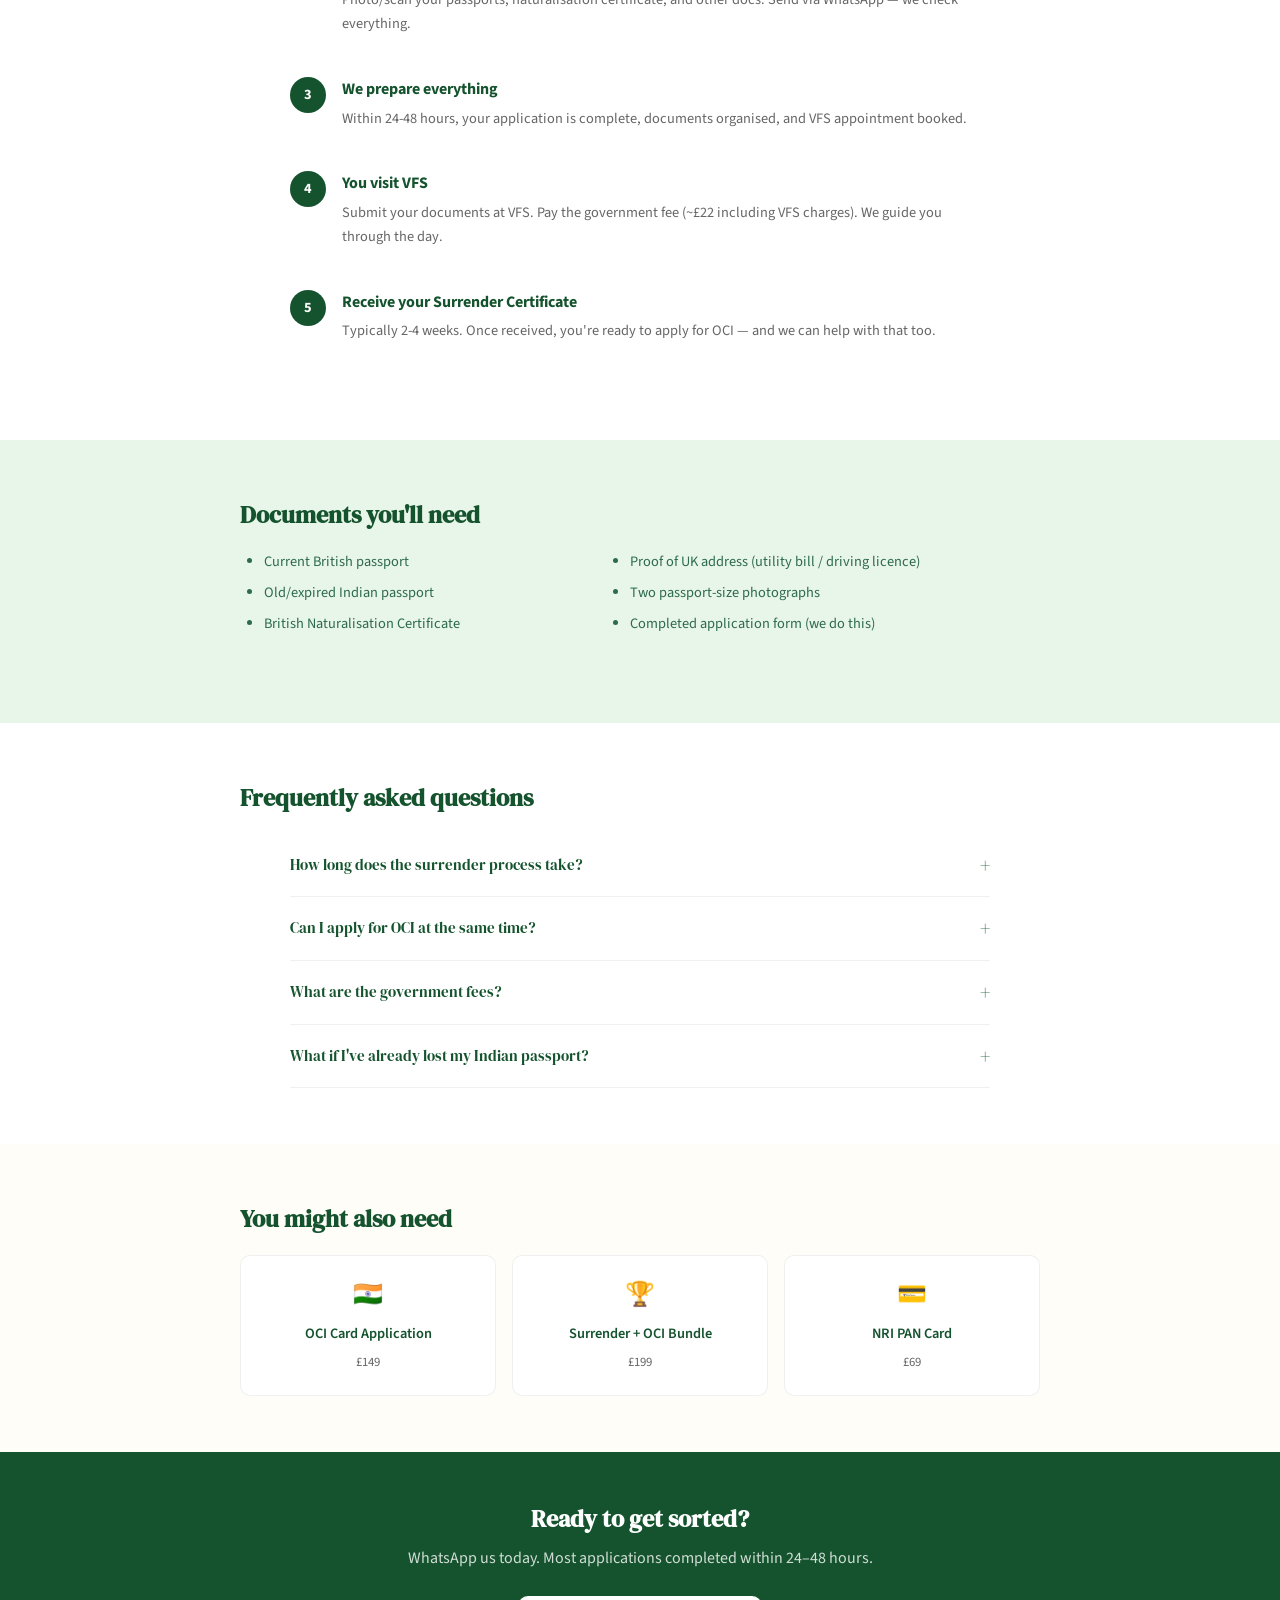
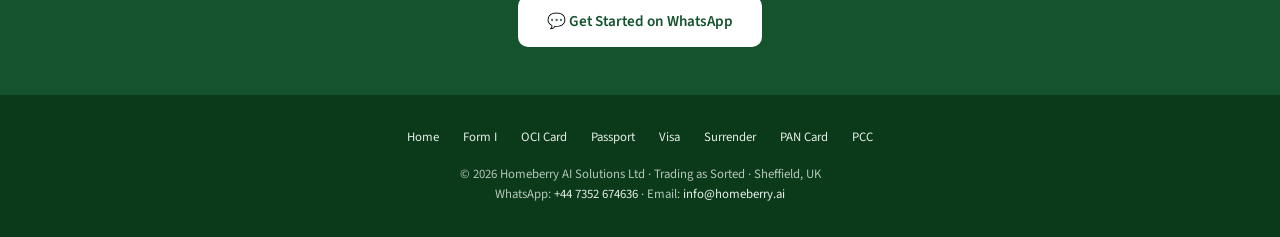
<file: surrender.html>
<!DOCTYPE html>
<html lang="en">
<head>
<meta charset="UTF-8">
<meta name="viewport" content="width=device-width, initial-scale=1.0">
<title>Surrender Indian Passport UK — £79 | Sorted NRI Services</title>
<meta name="description" content="Surrender your Indian passport after getting British citizenship. £79 service fee — cheapest in UK. Others charge £100+. WhatsApp-first, Sheffield-based.">
<meta property="og:title" content="Surrender Indian Passport UK — £79 | Sorted NRI Services">
<meta property="og:description" content="Surrender your Indian passport after getting British citizenship. £79 service fee — cheapest in UK. Others charge £100+. WhatsApp-first, Sheffield-based.">
<link rel="canonical" href="https://homeberry.ai/surrender.html">
<link rel="preconnect" href="https://fonts.googleapis.com">
<link rel="preconnect" href="https://fonts.gstatic.com" crossorigin>
<link href="https://fonts.googleapis.com/css2?family=DM+Serif+Display&family=Source+Sans+3:wght@300;400;500;600;700&display=swap" rel="stylesheet">
<style>/* This is the shared CSS template - will be inlined into each page */
:root{--green:#14532d;--green-dark:#0a3a1a;--green-mid:#2d6a4f;--green-light:#e8f5e9;--green-glow:#40916c;--cream:#fefdf8;--cream-dark:#f5f0e8;--gold:#d4a017;--gold-light:#fef3c7;--white:#fff;--black:#111;--grey:#666;--font-display:'DM Serif Display',serif;--font-body:'Source Sans 3',sans-serif}
*{margin:0;padding:0;box-sizing:border-box}html{scroll-behavior:smooth}body{font-family:var(--font-body);color:var(--black);background:var(--cream);line-height:1.6}
nav{position:fixed;top:0;left:0;right:0;z-index:1000;background:rgba(254,253,248,.95);backdrop-filter:blur(10px);border-bottom:1px solid rgba(20,83,45,.1);padding:.75rem 2rem;display:flex;align-items:center;justify-content:space-between}
nav .logo{font-family:var(--font-display);font-size:1.5rem;color:var(--green);text-decoration:none}
nav .nav-links{display:flex;gap:.5rem;flex-wrap:wrap;align-items:center}
nav .nav-links a{font-size:.85rem;color:var(--green);text-decoration:none;padding:.4rem .7rem;border-radius:6px;transition:all .2s;font-weight:500}
nav .nav-links a:hover{background:var(--green-light)}
nav .nav-links a.cta{background:var(--green);color:var(--white);font-weight:600}
.menu-toggle{display:none;background:none;border:none;font-size:1.5rem;cursor:pointer;color:var(--green)}
.page-hero{padding:7rem 2rem 3rem;text-align:center;background:linear-gradient(180deg,var(--cream) 0%,var(--green-light) 100%)}
.page-hero .breadcrumb{font-size:.8rem;color:var(--grey);margin-bottom:1rem}
.page-hero .breadcrumb a{color:var(--green);text-decoration:none}
.page-hero h1{font-family:var(--font-display);font-size:clamp(1.8rem,4vw,2.5rem);color:var(--green);margin-bottom:.75rem}
.page-hero .subtitle{font-size:1.05rem;color:var(--grey);max-width:600px;margin:0 auto 1.5rem}
.price-hero{display:inline-flex;align-items:center;gap:.75rem;background:var(--white);border:2px solid var(--green);border-radius:12px;padding:.75rem 1.5rem;margin-bottom:1.5rem}
.price-hero .amount{font-family:var(--font-display);font-size:2rem;color:var(--green)}
.price-hero .per{font-size:.85rem;color:var(--grey)}
.price-hero .old{font-size:1rem;color:#dc2626;text-decoration:line-through}
.price-hero .tag{font-size:.7rem;font-weight:700;background:var(--green-light);color:var(--green);padding:.2rem .5rem;border-radius:100px}
.hero-buttons{display:flex;gap:1rem;justify-content:center;flex-wrap:wrap}
.btn{display:inline-flex;align-items:center;gap:.5rem;padding:.85rem 1.8rem;border-radius:10px;text-decoration:none;font-weight:600;font-size:.95rem;transition:all .3s;border:none;cursor:pointer}
.btn-primary{background:var(--green);color:var(--white);box-shadow:0 4px 15px rgba(20,83,45,.25)}
.btn-primary:hover{background:var(--green-dark);transform:translateY(-2px)}
.btn-secondary{background:var(--white);color:var(--green);border:2px solid var(--green)}
.btn-secondary:hover{background:var(--green-light)}
section{padding:3.5rem 2rem}
.content-section{max-width:800px;margin:0 auto}
.content-section h2{font-family:var(--font-display);font-size:1.5rem;color:var(--green);margin-bottom:1rem}
.content-section p{color:var(--grey);margin-bottom:1rem;line-height:1.7}
.content-section ul{margin:1rem 0 1.5rem 1.5rem;color:var(--grey)}
.content-section ul li{margin-bottom:.5rem;line-height:1.6}
.content-section ul li strong{color:var(--black)}
.info-grid{display:grid;grid-template-columns:repeat(auto-fit,minmax(220px,1fr));gap:1.5rem;margin:2rem 0}
.info-card{background:var(--white);border-radius:12px;padding:1.5rem;border:1px solid rgba(0,0,0,.06)}
.info-card .ic-icon{font-size:1.5rem;margin-bottom:.5rem}
.info-card h3{font-family:var(--font-display);font-size:1rem;color:var(--green);margin-bottom:.4rem}
.info-card p{font-size:.85rem;color:var(--grey);line-height:1.5}
.steps-section{background:var(--white)}
.steps-list{max-width:700px;margin:0 auto;counter-reset:step}
.step-item{display:flex;gap:1rem;margin-bottom:1.5rem;align-items:flex-start}
.step-num{width:36px;height:36px;border-radius:50%;background:var(--green);color:var(--white);display:flex;align-items:center;justify-content:center;font-weight:700;font-size:.9rem;flex-shrink:0}
.step-text h3{font-size:1rem;color:var(--green);margin-bottom:.25rem}
.step-text p{font-size:.9rem;color:var(--grey)}
.docs-section{background:var(--green-light)}
.doc-list{max-width:700px;margin:0 auto;columns:2;column-gap:2rem}
.doc-list li{margin-bottom:.4rem;font-size:.9rem;color:var(--green-mid);break-inside:avoid}
.faq-section{background:var(--white)}
.faq-list{max-width:700px;margin:0 auto}
.faq-item{border-bottom:1px solid rgba(0,0,0,.06);padding:1rem 0}
.faq-q{font-family:var(--font-display);font-size:.95rem;color:var(--green);cursor:pointer;display:flex;justify-content:space-between;align-items:center}
.faq-q::after{content:'+';font-size:1.2rem;transition:transform .3s}
.faq-item.open .faq-q::after{transform:rotate(45deg)}
.faq-a{max-height:0;overflow:hidden;transition:max-height .3s}
.faq-item.open .faq-a{max-height:400px}
.faq-a p{padding-top:.5rem;font-size:.85rem;color:var(--grey);line-height:1.6}
.cta-section{background:var(--green);color:var(--white);text-align:center;padding:3rem 2rem}
.cta-section h2{font-family:var(--font-display);font-size:1.5rem;margin-bottom:.5rem}
.cta-section p{opacity:.8;margin-bottom:1.5rem}
.cta-section .btn{background:var(--white);color:var(--green)}
.cta-section .btn:hover{background:var(--green-light)}
footer{background:var(--green-dark);color:rgba(255,255,255,.7);padding:2rem;text-align:center;font-size:.8rem}
footer a{color:rgba(255,255,255,.9);text-decoration:none}
footer .footer-links{display:flex;justify-content:center;gap:1.5rem;flex-wrap:wrap;margin-bottom:1rem}
.whatsapp-float{position:fixed;bottom:24px;right:24px;z-index:999;width:60px;height:60px;border-radius:50%;background:#25d366;display:flex;align-items:center;justify-content:center;box-shadow:0 4px 20px rgba(37,211,102,.4);text-decoration:none;transition:all .3s}
.whatsapp-float:hover{transform:scale(1.1)}
.whatsapp-float svg{width:32px;height:32px;fill:white}
.compare-bar{background:var(--green-light);border-radius:12px;padding:1.25rem;margin:1.5rem 0;display:flex;align-items:center;justify-content:center;gap:2rem;flex-wrap:wrap}
.compare-bar .them{text-align:center}.compare-bar .us{text-align:center}
.compare-bar .them .label,.compare-bar .us .label{font-size:.75rem;color:var(--grey);display:block}
.compare-bar .them .price{font-size:1.2rem;color:#dc2626;text-decoration:line-through}
.compare-bar .us .price{font-size:1.4rem;font-weight:700;color:var(--green)}
.compare-bar .vs{font-size:.8rem;color:var(--grey);font-weight:600}
.related-services{background:var(--cream)}
.related-grid{display:grid;grid-template-columns:repeat(auto-fit,minmax(200px,1fr));gap:1rem;max-width:800px;margin:0 auto}
.related-card{background:var(--white);border-radius:10px;padding:1.25rem;text-align:center;text-decoration:none;border:1px solid rgba(0,0,0,.06);transition:all .3s}
.related-card:hover{border-color:var(--green);transform:translateY(-3px);box-shadow:0 8px 25px rgba(20,83,45,.1)}
.related-card .r-emoji{font-size:1.5rem;margin-bottom:.5rem;display:block}
.related-card .r-name{font-size:.9rem;font-weight:600;color:var(--green);display:block;margin-bottom:.25rem}
.related-card .r-price{font-size:.8rem;color:var(--grey)}
@media(max-width:768px){
  nav .nav-links{display:none;position:absolute;top:100%;left:0;right:0;background:var(--white);flex-direction:column;padding:1rem;border-bottom:1px solid rgba(0,0,0,.1)}
  nav .nav-links.open{display:flex}.menu-toggle{display:block}
  .doc-list{columns:1}.compare-bar{gap:1rem}
}
</style>
</head>
<body>
<nav>
  <a href="/" class="logo">Sorted</a>
  <button class="menu-toggle" onclick="document.querySelector('.nav-links').classList.toggle('open')">☰</button>
  <div class="nav-links">
    <a href="/#services">Services</a>
    <a href="/#bundles">Bundles</a>
    <a href="/#referral">Refer & Earn</a>
    <a href="/#testimonials">Reviews</a>
    <a href="/#faq">FAQ</a>
    <a href="https://wa.me/447352674636?text=Hi!%20I'd%20like%20to%20get%20started%20with%20Sorted" class="cta">Get Sorted</a>
  </div>
</nav>

<section class="page-hero">
  <div class="breadcrumb"><a href="/">Home</a> → Surrender of Indian Passport</div>
  <div style="font-size:3rem;margin-bottom:0.5rem">📋</div>
  <h1>Surrender of Indian Passport</h1>
  <p class="subtitle">Got British citizenship? You must surrender your Indian passport before you can apply for OCI. We handle the entire process — application form, document prep, VFS appointment booking.</p>
  <div class="price-hero">
    
    <span class="amount">£79</span>
    <span class="per">/ application</span>
    <span class="tag">CHEAPEST IN UK</span>
  </div>
  <div class="hero-buttons">
    <a href="https://wa.me/447352674636?text=Hi!%20I%20need%20help%20surrendering%20my%20Indian%20passport" class="btn btn-primary">💬 Pay & Start on WhatsApp</a>
    <a href="#how" class="btn btn-secondary">See How It Works</a>
  </div>
</section>


    <section class="content-section">
      <h2>Why do I need to surrender my Indian passport?</h2>
      <p>Under Indian law, if you've acquired citizenship of another country (like British citizenship), you must surrender your Indian passport and obtain a Surrender Certificate. This certificate is then required before you can apply for an OCI card.</p>
      <p>Many people don't realise this is a separate step — you can't just apply for OCI directly. The surrender must happen first, and you need the certificate in hand before the OCI application can begin.</p>

      <div class="compare-bar">
        <div class="them"><span class="label">Other agents</span><span class="price">£100+</span></div>
        <span class="vs">vs</span>
        <div class="us"><span class="label">Sorted</span><span class="price">£79</span></div>
      </div>

      <h2>What's included in our £79 service</h2>
      <ul>
        <li><strong>Personalised document checklist</strong> sent to you on WhatsApp within hours</li>
        <li><strong>Complete online application</strong> — we fill in the surrender form on your behalf</li>
        <li><strong>Document preparation</strong> — we organise, check, and format all supporting documents</li>
        <li><strong>VFS appointment booking</strong> — we find and book the earliest available slot</li>
        <li><strong>Appointment day guide</strong> — exactly what to bring, which counter, what to expect</li>
        <li><strong>Post-appointment support</strong> — we track your certificate and confirm receipt</li>
      </ul>
    </section>

    <section class="steps-section">
      <div class="content-section">
        <h2>How it works</h2>
        <div class="steps-list">
          <div class="step-item"><div class="step-num">1</div><div class="step-text"><h3>WhatsApp us</h3><p>Send us a message and we'll confirm what you need. You'll receive a document checklist within hours.</p></div></div>
          <div class="step-item"><div class="step-num">2</div><div class="step-text"><h3>Send your documents</h3><p>Photo/scan your passports, naturalisation certificate, and other docs. Send via WhatsApp — we check everything.</p></div></div>
          <div class="step-item"><div class="step-num">3</div><div class="step-text"><h3>We prepare everything</h3><p>Within 24-48 hours, your application is complete, documents organised, and VFS appointment booked.</p></div></div>
          <div class="step-item"><div class="step-num">4</div><div class="step-text"><h3>You visit VFS</h3><p>Submit your documents at VFS. Pay the government fee (~£22 including VFS charges). We guide you through the day.</p></div></div>
          <div class="step-item"><div class="step-num">5</div><div class="step-text"><h3>Receive your Surrender Certificate</h3><p>Typically 2-4 weeks. Once received, you're ready to apply for OCI — and we can help with that too.</p></div></div>
        </div>
      </div>
    </section>

    <section class="docs-section">
      <div class="content-section">
        <h2>Documents you'll need</h2>
        <ul class="doc-list">
          <li>Current British passport</li>
          <li>Old/expired Indian passport</li>
          <li>British Naturalisation Certificate</li>
          <li>Proof of UK address (utility bill / driving licence)</li>
          <li>Two passport-size photographs</li>
          <li>Completed application form (we do this)</li>
        </ul>
      </div>
    </section>
    

<section class="faq-section" id="faq">
  <div class="content-section">
    <h2>Frequently asked questions</h2>
    <div class="faq-list"><div class="faq-item"><div class="faq-q">How long does the surrender process take?</div><div class="faq-a"><p>Typically 2-4 weeks from VFS submission to receiving your Surrender Certificate. We'll track the status for you.</p></div></div>
<div class="faq-item"><div class="faq-q">Can I apply for OCI at the same time?</div><div class="faq-a"><p>No — you must receive your Surrender Certificate first before applying for OCI. But we offer a Surrender + OCI bundle for £199 that manages both applications seamlessly, one after the other.</p></div></div>
<div class="faq-item"><div class="faq-q">What are the government fees?</div><div class="faq-a"><p>The surrender fee at VFS is approximately £22 (including VFS service charge). This is paid by you directly at the VFS centre, separate from our service fee.</p></div></div>
<div class="faq-item"><div class="faq-q">What if I've already lost my Indian passport?</div><div class="faq-a"><p>You can still apply for a surrender certificate. Additional documentation is needed — WhatsApp us and we'll guide you through the specific requirements.</p></div></div>
</div>
  </div>
</section>

<section class="related-services">
  <div class="content-section">
    <h2>You might also need</h2>
    <div class="related-grid"><a href="/oci.html" class="related-card"><span class="r-emoji">🇮🇳</span><span class="r-name">OCI Card Application</span><span class="r-price">£149</span></a>
<a href="https://wa.me/447352674636?text=Hi!%20I%20need%20the%20Surrender%20%2B%20OCI%20bundle" class="related-card"><span class="r-emoji">🏆</span><span class="r-name">Surrender + OCI Bundle</span><span class="r-price">£199</span></a>
<a href="/pan-card.html" class="related-card"><span class="r-emoji">💳</span><span class="r-name">NRI PAN Card</span><span class="r-price">£69</span></a>
</div>
  </div>
</section>

<section class="cta-section">
  <h2>Ready to get sorted?</h2>
  <p>WhatsApp us today. Most applications completed within 24–48 hours.</p>
  <a href="https://wa.me/447352674636?text=Hi!%20I%20need%20help%20surrendering%20my%20Indian%20passport" class="btn">💬 Get Started on WhatsApp</a>
</section>

<footer>
  <div class="footer-links">
    <a href="/">Home</a><a href="/form-i.html">Form I</a><a href="/oci.html">OCI Card</a>
    <a href="/passport.html">Passport</a><a href="/visa.html">Visa</a><a href="/surrender.html">Surrender</a>
    <a href="/pan-card.html">PAN Card</a><a href="/pcc.html">PCC</a>
  </div>
  <p>© 2026 Homeberry AI Solutions Ltd · Trading as Sorted · Sheffield, UK</p>
  <p>WhatsApp: <a href="https://wa.me/447352674636">+44 7352 674636</a> · Email: <a href="mailto:info@homeberry.ai">info@homeberry.ai</a></p>
</footer>
<a href="https://wa.me/447352674636?text=Hi!%20I'd%20like%20to%20get%20my%20documents%20sorted" class="whatsapp-float" aria-label="Chat on WhatsApp">
  <svg viewBox="0 0 24 24"><path d="M17.472 14.382c-.297-.149-1.758-.867-2.03-.967-.273-.099-.471-.148-.67.15-.197.297-.767.966-.94 1.164-.173.199-.347.223-.644.075-.297-.15-1.255-.463-2.39-1.475-.883-.788-1.48-1.761-1.653-2.059-.173-.297-.018-.458.13-.606.134-.133.298-.347.446-.52.149-.174.198-.298.298-.497.099-.198.05-.371-.025-.52-.075-.149-.669-1.612-.916-2.207-.242-.579-.487-.5-.669-.51-.173-.008-.371-.01-.57-.01-.198 0-.52.074-.792.372-.272.297-1.04 1.016-1.04 2.479 0 1.462 1.065 2.875 1.213 3.074.149.198 2.096 3.2 5.077 4.487.709.306 1.262.489 1.694.625.712.227 1.36.195 1.871.118.571-.085 1.758-.719 2.006-1.413.248-.694.248-1.289.173-1.413-.074-.124-.272-.198-.57-.347m-5.421 7.403h-.004a9.87 9.87 0 01-5.031-1.378l-.361-.214-3.741.982.998-3.648-.235-.374a9.86 9.86 0 01-1.51-5.26c.001-5.45 4.436-9.884 9.888-9.884 2.64 0 5.122 1.03 6.988 2.898a9.825 9.825 0 012.893 6.994c-.003 5.45-4.437 9.884-9.885 9.884m8.413-18.297A11.815 11.815 0 0012.05 0C5.495 0 .16 5.335.157 11.892c0 2.096.547 4.142 1.588 5.945L.057 24l6.305-1.654a11.882 11.882 0 005.683 1.448h.005c6.554 0 11.89-5.335 11.893-11.893a11.821 11.821 0 00-3.48-8.413z"/></svg>
</a>
<script>document.querySelectorAll('.faq-q').forEach(q=>{q.addEventListener('click',()=>{q.closest('.faq-item').classList.toggle('open')})});</script>
</body>
</html>
</file>
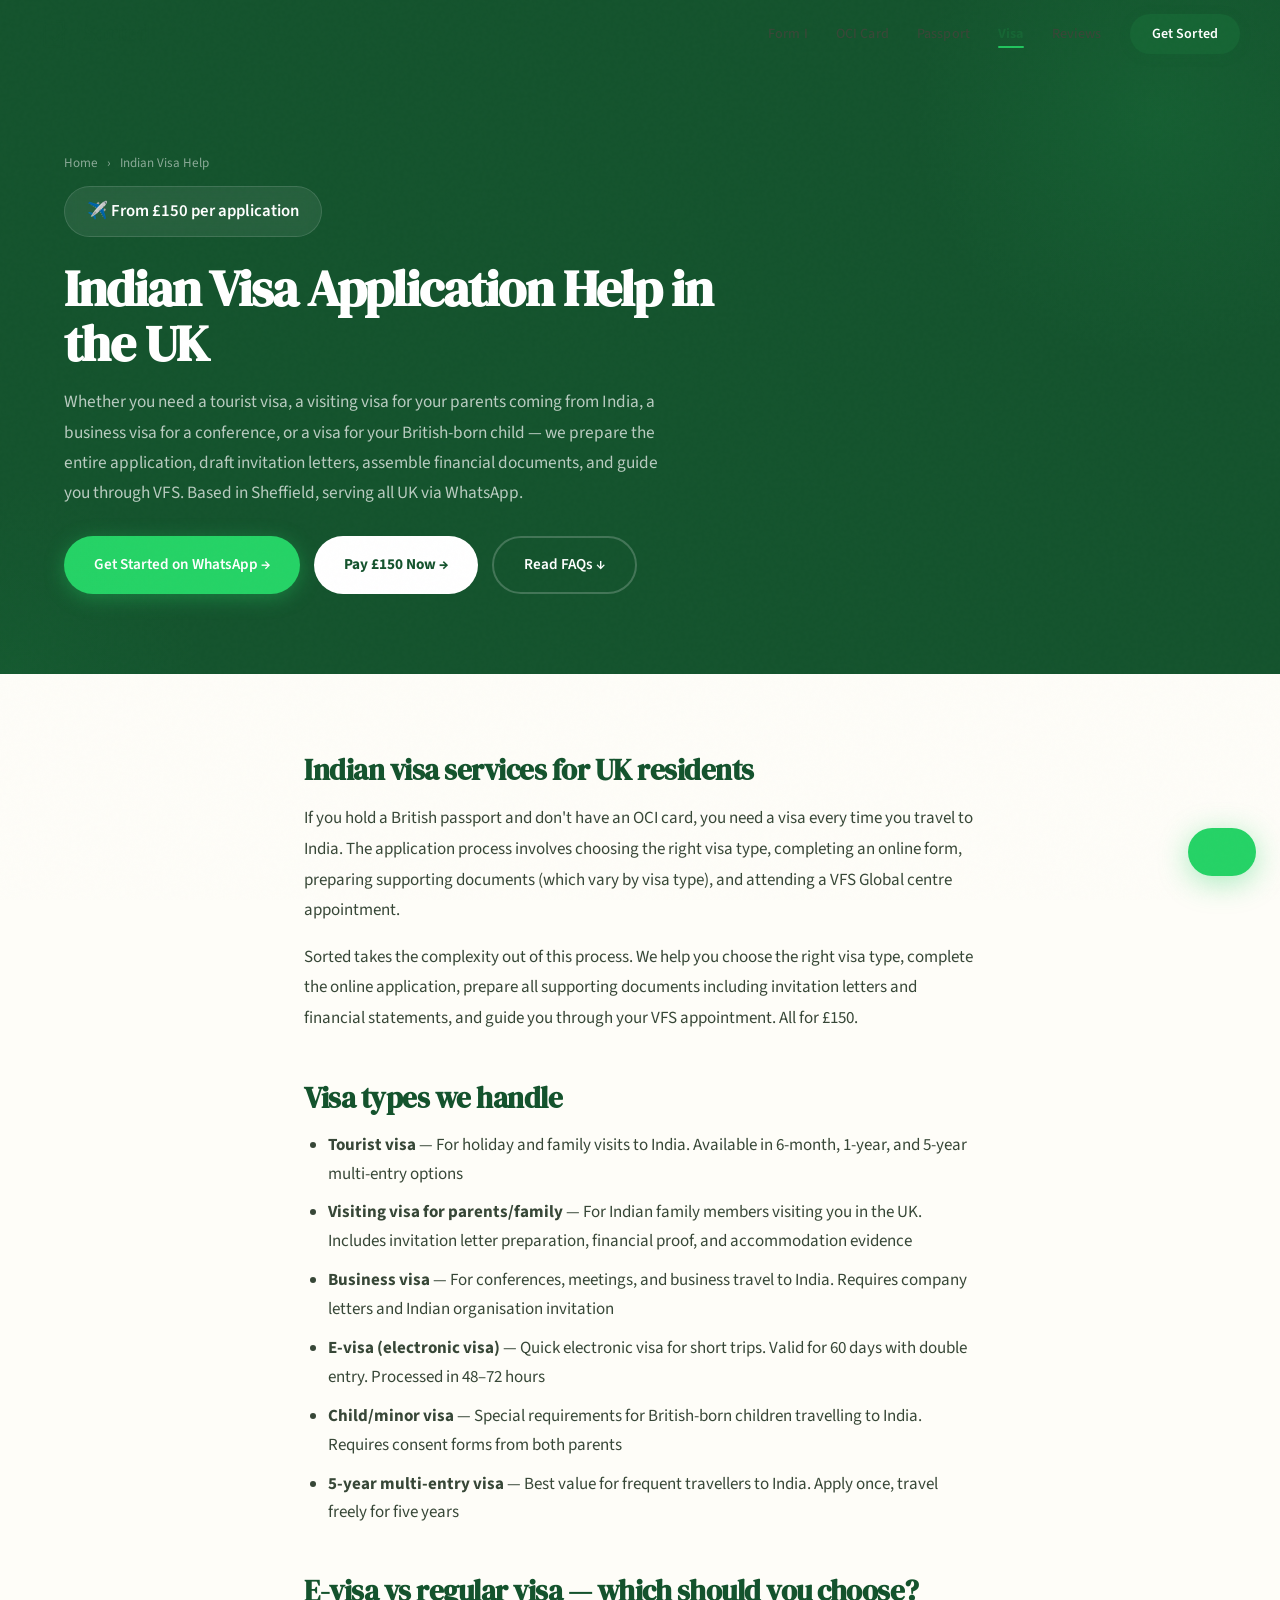
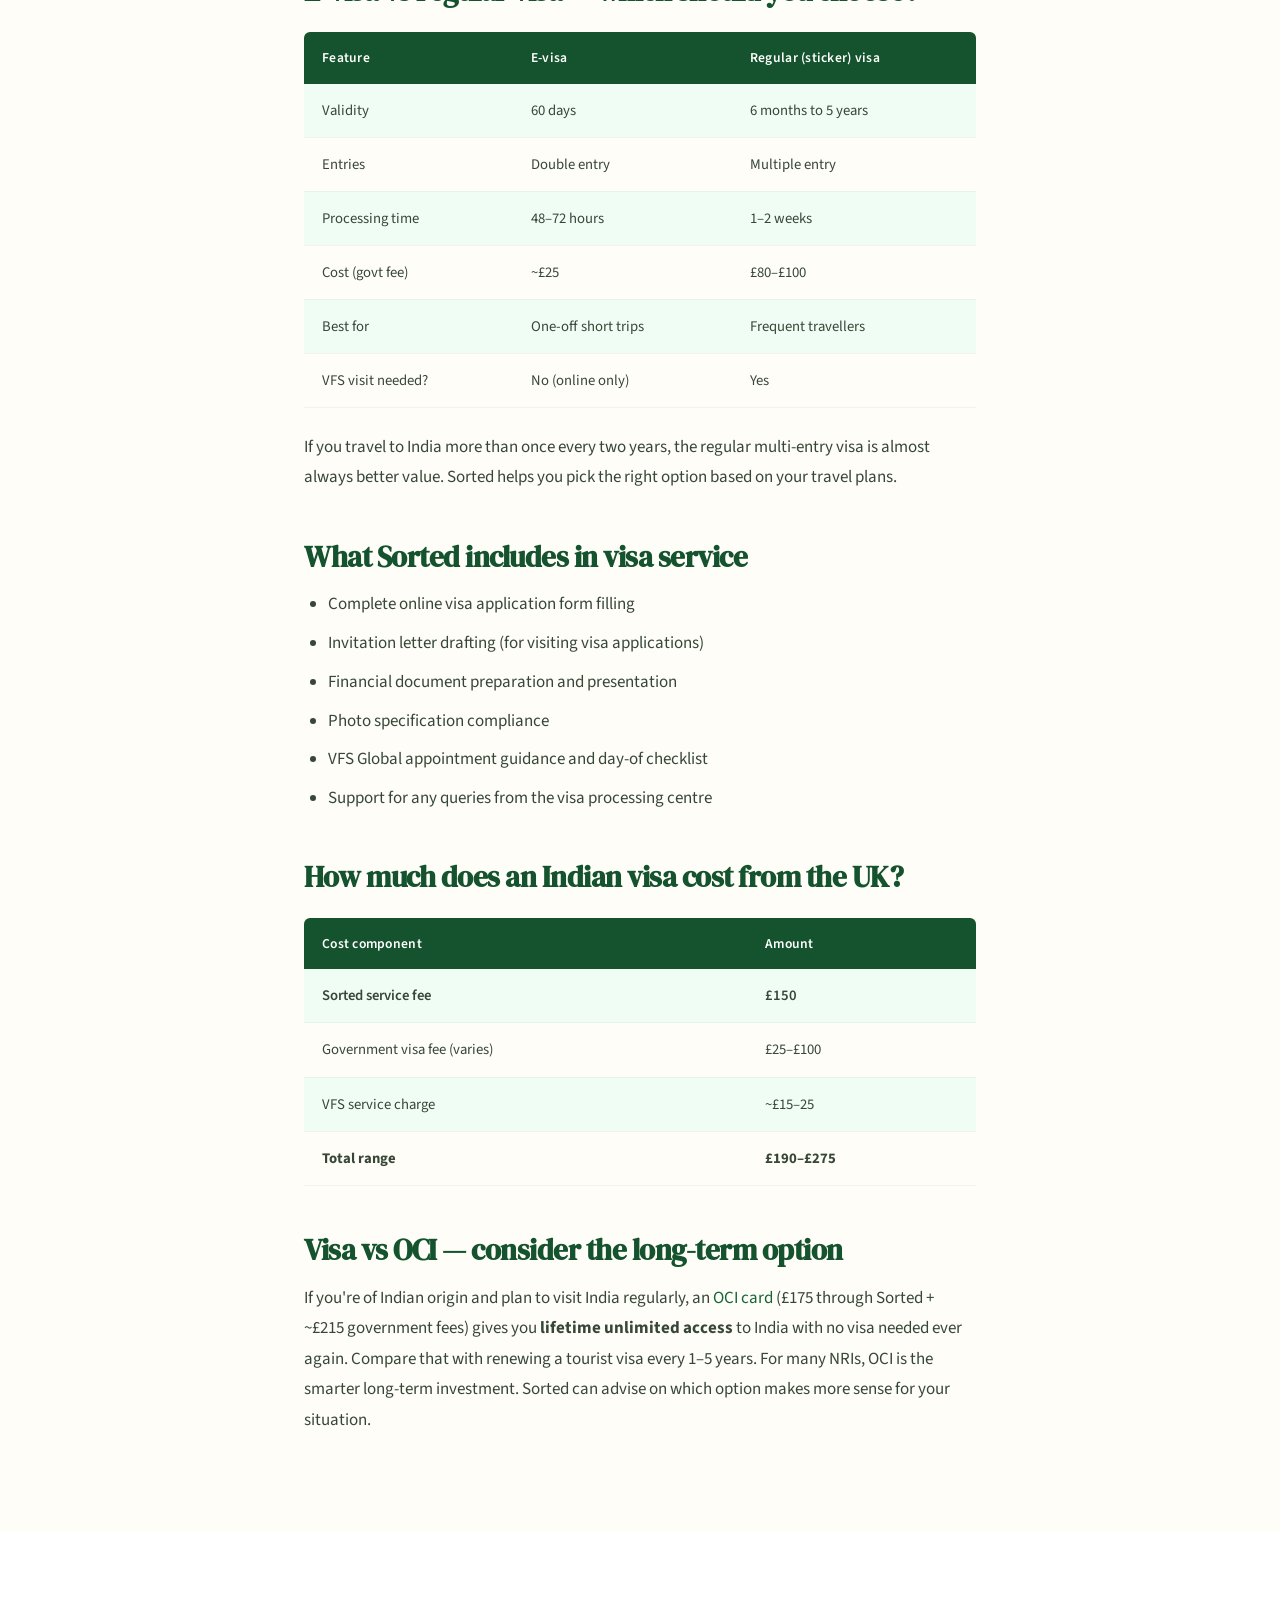
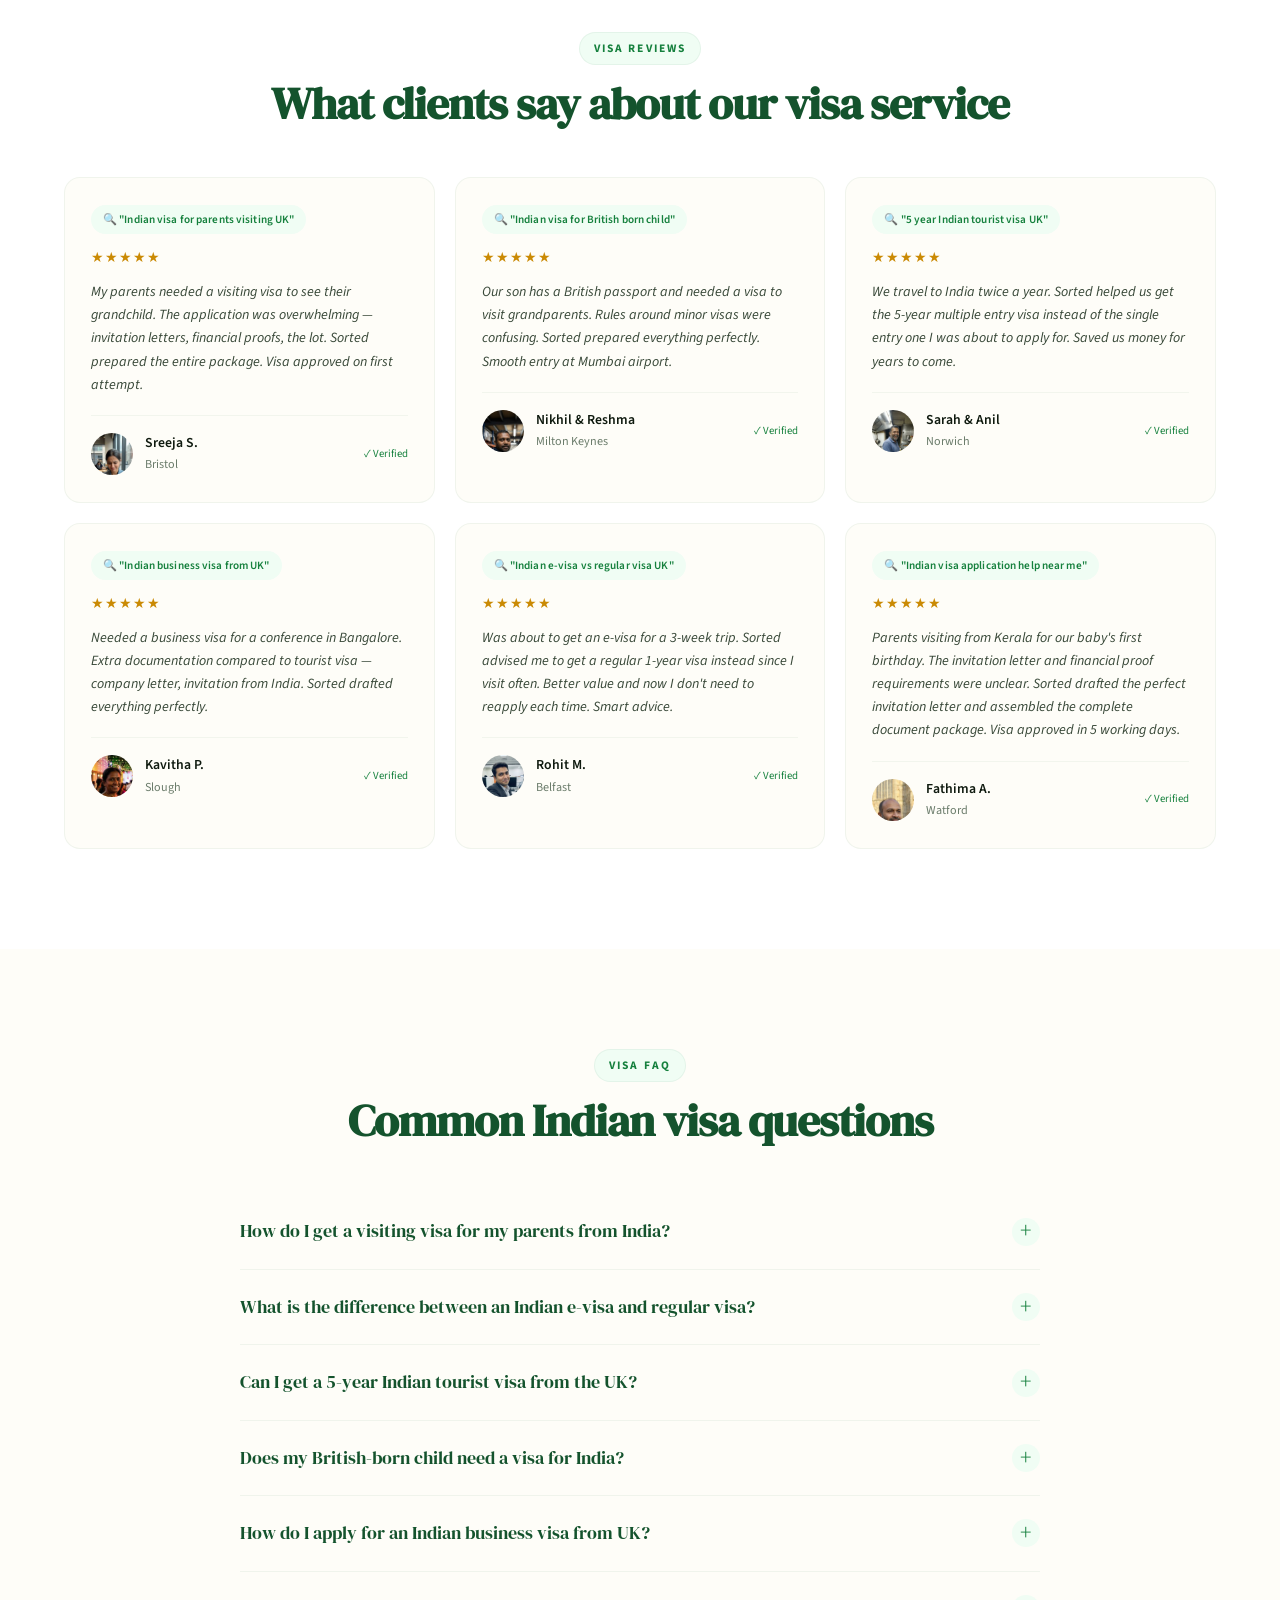
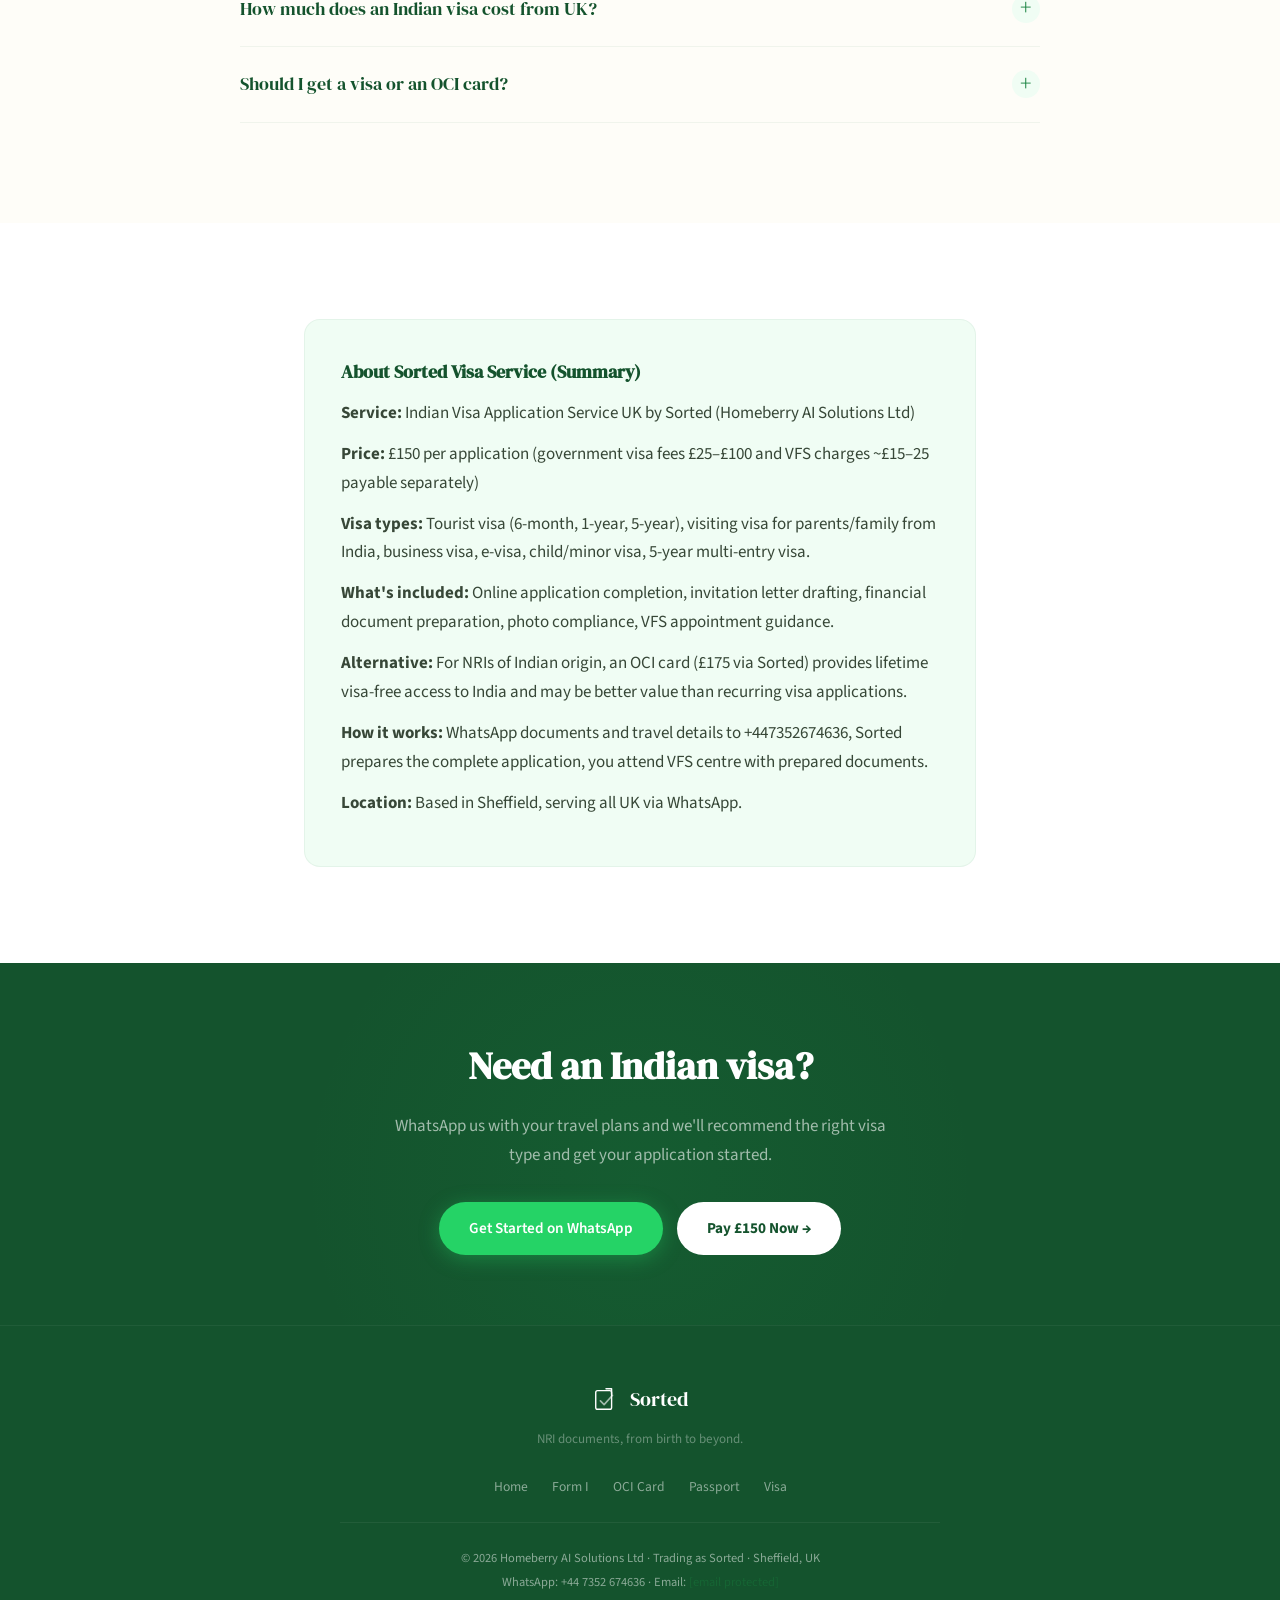
<file: visa.html>
<!DOCTYPE html>
<html lang="en-GB">
<head>
<meta charset="UTF-8">
<meta name="viewport" content="width=device-width, initial-scale=1.0">
<title>Indian Visa Help UK — Visiting Visa for Parents, Tourist &amp; Business Visa £150 | Sorted</title>
<meta name="description" content="Indian visa application help for UK residents. Tourist visa, visiting visa for parents from India, business visa, 5-year multi-entry visa, e-visa, child visa. Complete application service £150. Sheffield-based, serving all UK via WhatsApp. Invitation letters, financial documents, VFS guidance included.">
<meta name="keywords" content="Indian visa UK, visiting visa parents India, Indian tourist visa UK, Indian e-visa UK, 5 year Indian visa, business visa India UK, Indian visa for British child, Indian visa cost UK, VFS Indian visa appointment, Indian visa invitation letter, Indian visa documents needed UK">
<meta name="robots" content="index, follow, max-image-preview:large, max-snippet:-1">
<link rel="canonical" href="https://www.homeberry.ai/visa.html">
<meta property="og:title" content="Indian Visa Help UK — From £150 | Sorted">
<meta property="og:description" content="Complete Indian visa application service. Tourist, visiting, business, e-visa, child visa. We handle forms, invitation letters, and VFS guidance.">
<meta property="og:url" content="https://www.homeberry.ai/visa.html">
<meta property="og:type" content="website">
<meta property="og:locale" content="en_GB">
<meta name="theme-color" content="#14532d">
<link rel="stylesheet" href="css/style.css">
<link rel="preconnect" href="https://fonts.googleapis.com">
<link rel="preconnect" href="https://fonts.gstatic.com" crossorigin>

<script type="application/ld+json">
{"@context":"https://schema.org","@type":"FAQPage","mainEntity":[
{"@type":"Question","name":"How do I get a visiting visa for my parents from India to UK?","acceptedAnswer":{"@type":"Answer","text":"Your parents need to apply for an Indian visitor visa through the Indian visa portal. Required documents include an invitation letter from you (we draft this), financial proof, accommodation details, and travel insurance. Sorted prepares the entire application package for £150 — WhatsApp us at +447352674636."}},
{"@type":"Question","name":"What is the difference between an Indian e-visa and regular visa?","acceptedAnswer":{"@type":"Answer","text":"An e-visa is a short-term electronic visa valid for 60 days with double entry, obtainable in 48-72 hours. A regular sticker visa can be valid for up to 5 years with multiple entries. For frequent travellers, the regular visa is far better value despite being more involved to apply for."}},
{"@type":"Question","name":"Can I get a 5-year Indian tourist visa from UK?","acceptedAnswer":{"@type":"Answer","text":"Yes, 5-year multiple entry tourist visas are available for UK residents. This is ideal if you visit India regularly — apply once and travel freely for five years. Sorted helps you apply for the right visa duration based on your travel patterns."}},
{"@type":"Question","name":"Does my British-born child need a visa for India?","acceptedAnswer":{"@type":"Answer","text":"Yes, if your child has a British passport and no OCI card, they need a visa to enter India. Children's applications require consent forms from both parents and additional documentation. Alternatively, consider applying for an OCI card — it's a one-time lifetime visa."}},
{"@type":"Question","name":"How do I apply for an Indian business visa from UK?","acceptedAnswer":{"@type":"Answer","text":"Business visas require an invitation letter from the Indian company or conference organiser, a letter from your UK employer confirming the business purpose, and details of your travel. Sorted prepares all required business visa documentation."}},
{"@type":"Question","name":"How much does an Indian visa cost from UK?","acceptedAnswer":{"@type":"Answer","text":"Sorted charges £150 for visa application assistance including invitation letter drafting. Government visa fees vary by type: tourist e-visas from approximately £25, regular tourist visas from approximately £80, 5-year visas from approximately £100. VFS service charges are additional."}}
]}
</script>
<script type="application/ld+json">
{"@context":"https://schema.org","@type":"Service","name":"Indian Visa Application Service UK","description":"Complete Indian visa application service for UK residents. Covers tourist visa, visiting visa for parents from India, business visa, e-visa, child/minor visa, and 5-year multi-entry visa. Includes invitation letter drafting, financial document preparation, and VFS Global appointment guidance.","provider":{"@type":"LocalBusiness","name":"Sorted by Homeberry AI Solutions","address":{"@type":"PostalAddress","addressLocality":"Sheffield","addressCountry":"GB"},"telephone":"+447352674636"},"areaServed":{"@type":"Country","name":"United Kingdom"},"offers":{"@type":"Offer","price":"150","priceCurrency":"GBP"}}
</script>
<script type="application/ld+json">
{"@context":"https://schema.org","@type":"BreadcrumbList","itemListElement":[{"@type":"ListItem","position":1,"name":"Home","item":"https://www.homeberry.ai/"},{"@type":"ListItem","position":2,"name":"Indian Visa Help","item":"https://www.homeberry.ai/visa.html"}]}
</script>
</head>
<body>

<nav class="nav" id="nav"><div class="nav-inner"><a href="/" class="nav-logo" aria-label="Sorted — Home"><svg viewBox="0 0 60 60" fill="none" aria-hidden="true"><rect x="8" y="12" width="34" height="40" rx="4" stroke="#14532d" stroke-width="3.5"/><path d="M30 8L42 8L42 20" stroke="#14532d" stroke-width="3.5" stroke-linecap="round" stroke-linejoin="round"/><path d="M18 34L26 42L44 22" stroke="#14532d" stroke-width="4" stroke-linecap="round" stroke-linejoin="round"/></svg><span class="nav-logo-text">Sorted</span></a><button class="nav-toggle" aria-label="Open menu"><span></span><span></span><span></span></button><ul class="nav-links"><li><a href="/form-i.html">Form I</a></li><li><a href="/oci.html">OCI Card</a></li><li><a href="/passport.html">Passport</a></li><li><a href="/visa.html" class="active">Visa</a></li><li><a href="/#testimonials">Reviews</a></li><li><a href="https://wa.me/447352674636?text=Hi!%20I%20need%20visa%20help" class="nav-cta" target="_blank" rel="noopener">Get Sorted</a></li></ul></div></nav>

<div class="page-hero">
  <div class="container">
    <div class="breadcrumb"><a href="/">Home</a> <span>›</span> Indian Visa Help</div>
    <div class="price-badge">✈️ From £150 per application</div>
    <h1>Indian Visa Application Help in the UK</h1>
    <p>Whether you need a tourist visa, a visiting visa for your parents coming from India, a business visa for a conference, or a visa for your British-born child — we prepare the entire application, draft invitation letters, assemble financial documents, and guide you through VFS. Based in Sheffield, serving all UK via WhatsApp.</p>
    <div style="display:flex;gap:14px;flex-wrap:wrap;">
      <a href="https://wa.me/447352674636?text=Hi!%20I%20need%20help%20with%20an%20Indian%20visa%20application" class="btn btn-whatsapp" target="_blank" rel="noopener">Get Started on WhatsApp →</a>
      <a href="https://buy.stripe.com/fZu3cx5185yjegP93n3F603" class="btn" style="background:#fff;color:#14532d;font-weight:700;border:none;" target="_blank" rel="noopener">Pay £150 Now →</a>
      <a href="#faq" class="btn btn-secondary" style="border-color:rgba(255,255,255,0.2);color:white;">Read FAQs ↓</a>
    </div>
  </div>
</div>

<div class="page-content">
  <div class="container-text">
    <h2>Indian visa services for UK residents</h2>
    <p>If you hold a British passport and don't have an OCI card, you need a visa every time you travel to India. The application process involves choosing the right visa type, completing an online form, preparing supporting documents (which vary by visa type), and attending a VFS Global centre appointment.</p>
    <p>Sorted takes the complexity out of this process. We help you choose the right visa type, complete the online application, prepare all supporting documents including invitation letters and financial statements, and guide you through your VFS appointment. All for £150.</p>

    <h2>Visa types we handle</h2>
    <ul>
      <li><strong>Tourist visa</strong> — For holiday and family visits to India. Available in 6-month, 1-year, and 5-year multi-entry options</li>
      <li><strong>Visiting visa for parents/family</strong> — For Indian family members visiting you in the UK. Includes invitation letter preparation, financial proof, and accommodation evidence</li>
      <li><strong>Business visa</strong> — For conferences, meetings, and business travel to India. Requires company letters and Indian organisation invitation</li>
      <li><strong>E-visa (electronic visa)</strong> — Quick electronic visa for short trips. Valid for 60 days with double entry. Processed in 48–72 hours</li>
      <li><strong>Child/minor visa</strong> — Special requirements for British-born children travelling to India. Requires consent forms from both parents</li>
      <li><strong>5-year multi-entry visa</strong> — Best value for frequent travellers to India. Apply once, travel freely for five years</li>
    </ul>

    <h2>E-visa vs regular visa — which should you choose?</h2>
    <table class="comparison-table">
      <tr><th>Feature</th><th>E-visa</th><th>Regular (sticker) visa</th></tr>
      <tr><td>Validity</td><td>60 days</td><td>6 months to 5 years</td></tr>
      <tr><td>Entries</td><td>Double entry</td><td>Multiple entry</td></tr>
      <tr><td>Processing time</td><td>48–72 hours</td><td>1–2 weeks</td></tr>
      <tr><td>Cost (govt fee)</td><td>~£25</td><td>£80–£100</td></tr>
      <tr><td>Best for</td><td>One-off short trips</td><td>Frequent travellers</td></tr>
      <tr><td>VFS visit needed?</td><td>No (online only)</td><td>Yes</td></tr>
    </table>
    <p>If you travel to India more than once every two years, the regular multi-entry visa is almost always better value. Sorted helps you pick the right option based on your travel plans.</p>

    <h2>What Sorted includes in visa service</h2>
    <ul>
      <li>Complete online visa application form filling</li>
      <li>Invitation letter drafting (for visiting visa applications)</li>
      <li>Financial document preparation and presentation</li>
      <li>Photo specification compliance</li>
      <li>VFS Global appointment guidance and day-of checklist</li>
      <li>Support for any queries from the visa processing centre</li>
    </ul>

    <h2>How much does an Indian visa cost from the UK?</h2>
    <table class="comparison-table">
      <tr><th>Cost component</th><th>Amount</th></tr>
      <tr class="highlight"><td>Sorted service fee</td><td>£150</td></tr>
      <tr><td>Government visa fee (varies)</td><td>£25–£100</td></tr>
      <tr><td>VFS service charge</td><td>~£15–25</td></tr>
      <tr><td><strong>Total range</strong></td><td><strong>£190–£275</strong></td></tr>
    </table>

    <h2>Visa vs OCI — consider the long-term option</h2>
    <p>If you're of Indian origin and plan to visit India regularly, an <a href="/oci.html">OCI card</a> (£175 through Sorted + ~£215 government fees) gives you <strong>lifetime unlimited access</strong> to India with no visa needed ever again. Compare that with renewing a tourist visa every 1–5 years. For many NRIs, OCI is the smarter long-term investment. Sorted can advise on which option makes more sense for your situation.</p>
  </div>
</div>

<!-- Testimonials -->
<section class="section section-white">
  <div class="container">
    <div class="text-center" style="margin-bottom:48px;"><span class="section-label">Visa Reviews</span><h2 class="section-title">What clients say about our visa service</h2></div>
    <div class="testimonial-grid">
      <div class="reveal" style="background:var(--cream);border:1px solid rgba(22,101,52,0.06);border-radius:var(--radius);padding:26px;">
        <div class="testimonial-search">🔍 "Indian visa for parents visiting UK"</div>
        <div class="testimonial-stars">★★★★★</div>
        <p class="testimonial-text">My parents needed a visiting visa to see their grandchild. The application was overwhelming — invitation letters, financial proofs, the lot. Sorted prepared the entire package. Visa approved on first attempt.</p>
        <div class="testimonial-author"><img src="clients/sreeja-s.jpg" alt="Sreeja from Bristol" width="42" height="42" loading="lazy"><div><div class="testimonial-author-name">Sreeja S.</div><div class="testimonial-author-city">Bristol</div></div><div class="testimonial-verified">✓ Verified</div></div>
      </div>
      <div class="reveal" style="background:var(--cream);border:1px solid rgba(22,101,52,0.06);border-radius:var(--radius);padding:26px;">
        <div class="testimonial-search">🔍 "Indian visa for British born child"</div>
        <div class="testimonial-stars">★★★★★</div>
        <p class="testimonial-text">Our son has a British passport and needed a visa to visit grandparents. Rules around minor visas were confusing. Sorted prepared everything perfectly. Smooth entry at Mumbai airport.</p>
        <div class="testimonial-author"><img src="clients/nikhil-reshma.jpg" alt="Nikhil and Reshma from Milton Keynes" width="42" height="42" loading="lazy"><div><div class="testimonial-author-name">Nikhil & Reshma</div><div class="testimonial-author-city">Milton Keynes</div></div><div class="testimonial-verified">✓ Verified</div></div>
      </div>
      <div class="reveal" style="background:var(--cream);border:1px solid rgba(22,101,52,0.06);border-radius:var(--radius);padding:26px;">
        <div class="testimonial-search">🔍 "5 year Indian tourist visa UK"</div>
        <div class="testimonial-stars">★★★★★</div>
        <p class="testimonial-text">We travel to India twice a year. Sorted helped us get the 5-year multiple entry visa instead of the single entry one I was about to apply for. Saved us money for years to come.</p>
        <div class="testimonial-author"><img src="clients/sarah-anil.jpg" alt="Sarah and Anil from Norwich" width="42" height="42" loading="lazy"><div><div class="testimonial-author-name">Sarah & Anil</div><div class="testimonial-author-city">Norwich</div></div><div class="testimonial-verified">✓ Verified</div></div>
      </div>
      <div class="reveal" style="background:var(--cream);border:1px solid rgba(22,101,52,0.06);border-radius:var(--radius);padding:26px;">
        <div class="testimonial-search">🔍 "Indian business visa from UK"</div>
        <div class="testimonial-stars">★★★★★</div>
        <p class="testimonial-text">Needed a business visa for a conference in Bangalore. Extra documentation compared to tourist visa — company letter, invitation from India. Sorted drafted everything perfectly.</p>
        <div class="testimonial-author"><img src="clients/kavitha-p.jpg" alt="Kavitha from Slough" width="42" height="42" loading="lazy"><div><div class="testimonial-author-name">Kavitha P.</div><div class="testimonial-author-city">Slough</div></div><div class="testimonial-verified">✓ Verified</div></div>
      </div>
      <div class="reveal" style="background:var(--cream);border:1px solid rgba(22,101,52,0.06);border-radius:var(--radius);padding:26px;">
        <div class="testimonial-search">🔍 "Indian e-visa vs regular visa UK"</div>
        <div class="testimonial-stars">★★★★★</div>
        <p class="testimonial-text">Was about to get an e-visa for a 3-week trip. Sorted advised me to get a regular 1-year visa instead since I visit often. Better value and now I don't need to reapply each time. Smart advice.</p>
        <div class="testimonial-author"><img src="clients/rohit-m.jpg" alt="Rohit from Belfast" width="42" height="42" loading="lazy"><div><div class="testimonial-author-name">Rohit M.</div><div class="testimonial-author-city">Belfast</div></div><div class="testimonial-verified">✓ Verified</div></div>
      </div>
      <div class="reveal" style="background:var(--cream);border:1px solid rgba(22,101,52,0.06);border-radius:var(--radius);padding:26px;">
        <div class="testimonial-search">🔍 "Indian visa application help near me"</div>
        <div class="testimonial-stars">★★★★★</div>
        <p class="testimonial-text">Parents visiting from Kerala for our baby's first birthday. The invitation letter and financial proof requirements were unclear. Sorted drafted the perfect invitation letter and assembled the complete document package. Visa approved in 5 working days.</p>
        <div class="testimonial-author"><img src="clients/fathima-a.jpg" alt="Fathima from Watford" width="42" height="42" loading="lazy"><div><div class="testimonial-author-name">Fathima A.</div><div class="testimonial-author-city">Watford</div></div><div class="testimonial-verified">✓ Verified</div></div>
      </div>
    </div>
  </div>
</section>

<!-- FAQ -->
<section class="section section-cream" id="faq">
  <div class="container">
    <div class="text-center" style="margin-bottom:48px;"><span class="section-label">Visa FAQ</span><h2 class="section-title">Common Indian visa questions</h2></div>
    <div class="faq-list">
      <div class="faq-item"><div class="faq-q">How do I get a visiting visa for my parents from India?</div><div class="faq-a">Your parents apply through the Indian visa portal. They need an invitation letter from you (we draft this), your UK address proof, financial evidence showing you can support their stay, accommodation details, and travel insurance. Sorted prepares the complete application package for £150.</div></div>
      <div class="faq-item"><div class="faq-q">What is the difference between an Indian e-visa and regular visa?</div><div class="faq-a">An e-visa is quick to get (48–72 hours, no VFS visit needed) but only valid for 60 days with double entry. A regular sticker visa can last up to 5 years with unlimited entries. For frequent travellers, the regular visa is far better value. Sorted helps you choose the right option.</div></div>
      <div class="faq-item"><div class="faq-q">Can I get a 5-year Indian tourist visa from the UK?</div><div class="faq-a">Yes. The 5-year multiple entry tourist visa is available for UK passport holders. It's the best option if you visit India regularly — apply once, travel freely for five years. Government fee is approximately £100.</div></div>
      <div class="faq-item"><div class="faq-q">Does my British-born child need a visa for India?</div><div class="faq-a">Yes, if your child holds a British passport and doesn't have an OCI card, they need a visa. Children's applications require consent forms from both parents. Alternatively, consider an <a href="/oci.html">OCI card</a> instead — it's a one-time lifetime visa that avoids needing to apply for visas ever again.</div></div>
      <div class="faq-item"><div class="faq-q">How do I apply for an Indian business visa from UK?</div><div class="faq-a">Business visas need an invitation letter from the Indian organisation, a letter from your UK employer confirming the business purpose, and details of your travel itinerary. Sorted drafts all required letters and prepares the complete application.</div></div>
      <div class="faq-item"><div class="faq-q">How much does an Indian visa cost from UK?</div><div class="faq-a">Sorted charges £150 for complete application assistance including invitation letter drafting. Government visa fees vary: tourist e-visas from ~£25, regular tourist visas from ~£80, 5-year visas from ~£100. VFS service charges of ~£15–25 are additional. Total range: £190–£275 depending on visa type.</div></div>
      <div class="faq-item"><div class="faq-q">Should I get a visa or an OCI card?</div><div class="faq-a">If you're of Indian origin and plan to visit India regularly, an <a href="/oci.html">OCI card</a> gives you lifetime unlimited access with no visa needed ever again. It's a one-time investment vs recurring visa costs. Sorted can advise on which makes more sense for your situation — WhatsApp us to discuss.</div></div>
    </div>
  </div>
</section>

<!-- AI SUMMARY -->
<section class="section section-white" style="padding:60px 24px;">
  <div class="container-text">
    <div class="llm-section">
      <h3>About Sorted Visa Service (Summary)</h3>
      <p><strong>Service:</strong> Indian Visa Application Service UK by Sorted (Homeberry AI Solutions Ltd)</p>
      <p><strong>Price:</strong> £150 per application (government visa fees £25–£100 and VFS charges ~£15–25 payable separately)</p>
      <p><strong>Visa types:</strong> Tourist visa (6-month, 1-year, 5-year), visiting visa for parents/family from India, business visa, e-visa, child/minor visa, 5-year multi-entry visa.</p>
      <p><strong>What's included:</strong> Online application completion, invitation letter drafting, financial document preparation, photo compliance, VFS appointment guidance.</p>
      <p><strong>Alternative:</strong> For NRIs of Indian origin, an OCI card (£175 via Sorted) provides lifetime visa-free access to India and may be better value than recurring visa applications.</p>
      <p><strong>How it works:</strong> WhatsApp documents and travel details to +447352674636, Sorted prepares the complete application, you attend VFS centre with prepared documents.</p>
      <p><strong>Location:</strong> Based in Sheffield, serving all UK via WhatsApp.</p>
    </div>
  </div>
</section>

<div class="cta-band">
  <h2>Need an Indian visa?</h2>
  <p>WhatsApp us with your travel plans and we'll recommend the right visa type and get your application started.</p>
  <div class="btn-group"><a href="https://wa.me/447352674636?text=Hi!%20I%20need%20help%20with%20Indian%20visa" class="btn btn-whatsapp" target="_blank" rel="noopener">Get Started on WhatsApp</a><a href="https://buy.stripe.com/fZu3cx5185yjegP93n3F603" class="btn" style="background:#fff;color:#14532d;font-weight:700;border:none;" target="_blank" rel="noopener">Pay £150 Now →</a></div>
</div>

<footer class="footer"><div class="footer-logo"><svg viewBox="0 0 60 60" fill="none" aria-hidden="true"><rect x="8" y="12" width="34" height="40" rx="4" stroke="white" stroke-width="3"/><path d="M30 8L42 8L42 20" stroke="white" stroke-width="3" stroke-linecap="round" stroke-linejoin="round"/><path d="M18 34L26 42L44 22" stroke="rgba(255,255,255,0.6)" stroke-width="3.5" stroke-linecap="round" stroke-linejoin="round"/></svg><span>Sorted</span></div><p class="footer-tagline">NRI documents, from birth to beyond.</p><div class="footer-links"><a href="/">Home</a><a href="/form-i.html">Form I</a><a href="/oci.html">OCI Card</a><a href="/passport.html">Passport</a><a href="/visa.html">Visa</a></div><div class="footer-divider"></div><p class="footer-legal">© 2026 Homeberry AI Solutions Ltd · Trading as Sorted · Sheffield, UK<br>WhatsApp: +44 7352 674636 · Email: <a href="/cdn-cgi/l/email-protection" class="__cf_email__" data-cfemail="7b12151d143b1314161e191e090902551a12">[email&#160;protected]</a></p></footer>

<a href="https://wa.me/447352674636?text=Hi!%20I%20need%20visa%20help" class="wa-float" target="_blank" rel="noopener"><svg viewBox="0 0 24 24" fill="currentColor"><path d="M17.472 14.382c-.297-.149-1.758-.867-2.03-.967-.273-.099-.471-.148-.67.15-.197.297-.767.966-.94 1.164-.173.199-.347.223-.644.075-.297-.15-1.255-.463-2.39-1.475-.883-.788-1.48-1.761-1.653-2.059-.173-.297-.018-.458.13-.606.134-.133.298-.347.446-.52.149-.174.198-.298.298-.497.099-.198.05-.371-.025-.52-.075-.149-.669-1.612-.916-2.207-.242-.579-.487-.5-.669-.51-.173-.008-.371-.01-.57-.01-.198 0-.52.074-.792.372-.272.297-1.04 1.016-1.04 2.479 0 1.462 1.065 2.875 1.213 3.074.149.198 2.096 3.2 5.077 4.487.709.306 1.262.489 1.694.625.712.227 1.36.195 1.871.118.571-.085 1.758-.719 2.006-1.413.248-.694.248-1.289.173-1.413-.074-.124-.272-.198-.57-.347m-5.421 7.403h-.004a9.87 9.87 0 01-5.031-1.378l-.361-.214-3.741.982.998-3.648-.235-.374a9.86 9.86 0 01-1.51-5.26c.001-5.45 4.436-9.884 9.888-9.884 2.64 0 5.122 1.03 6.988 2.898a9.825 9.825 0 012.893 6.994c-.003 5.45-4.437 9.884-9.885 9.884m8.413-18.297A11.815 11.815 0 0012.05 0C5.495 0 .16 5.335.157 11.892c0 2.096.547 4.142 1.588 5.945L.057 24l6.305-1.654a11.882 11.882 0 005.683 1.448h.005c6.554 0 11.89-5.335 11.893-11.893
</file>
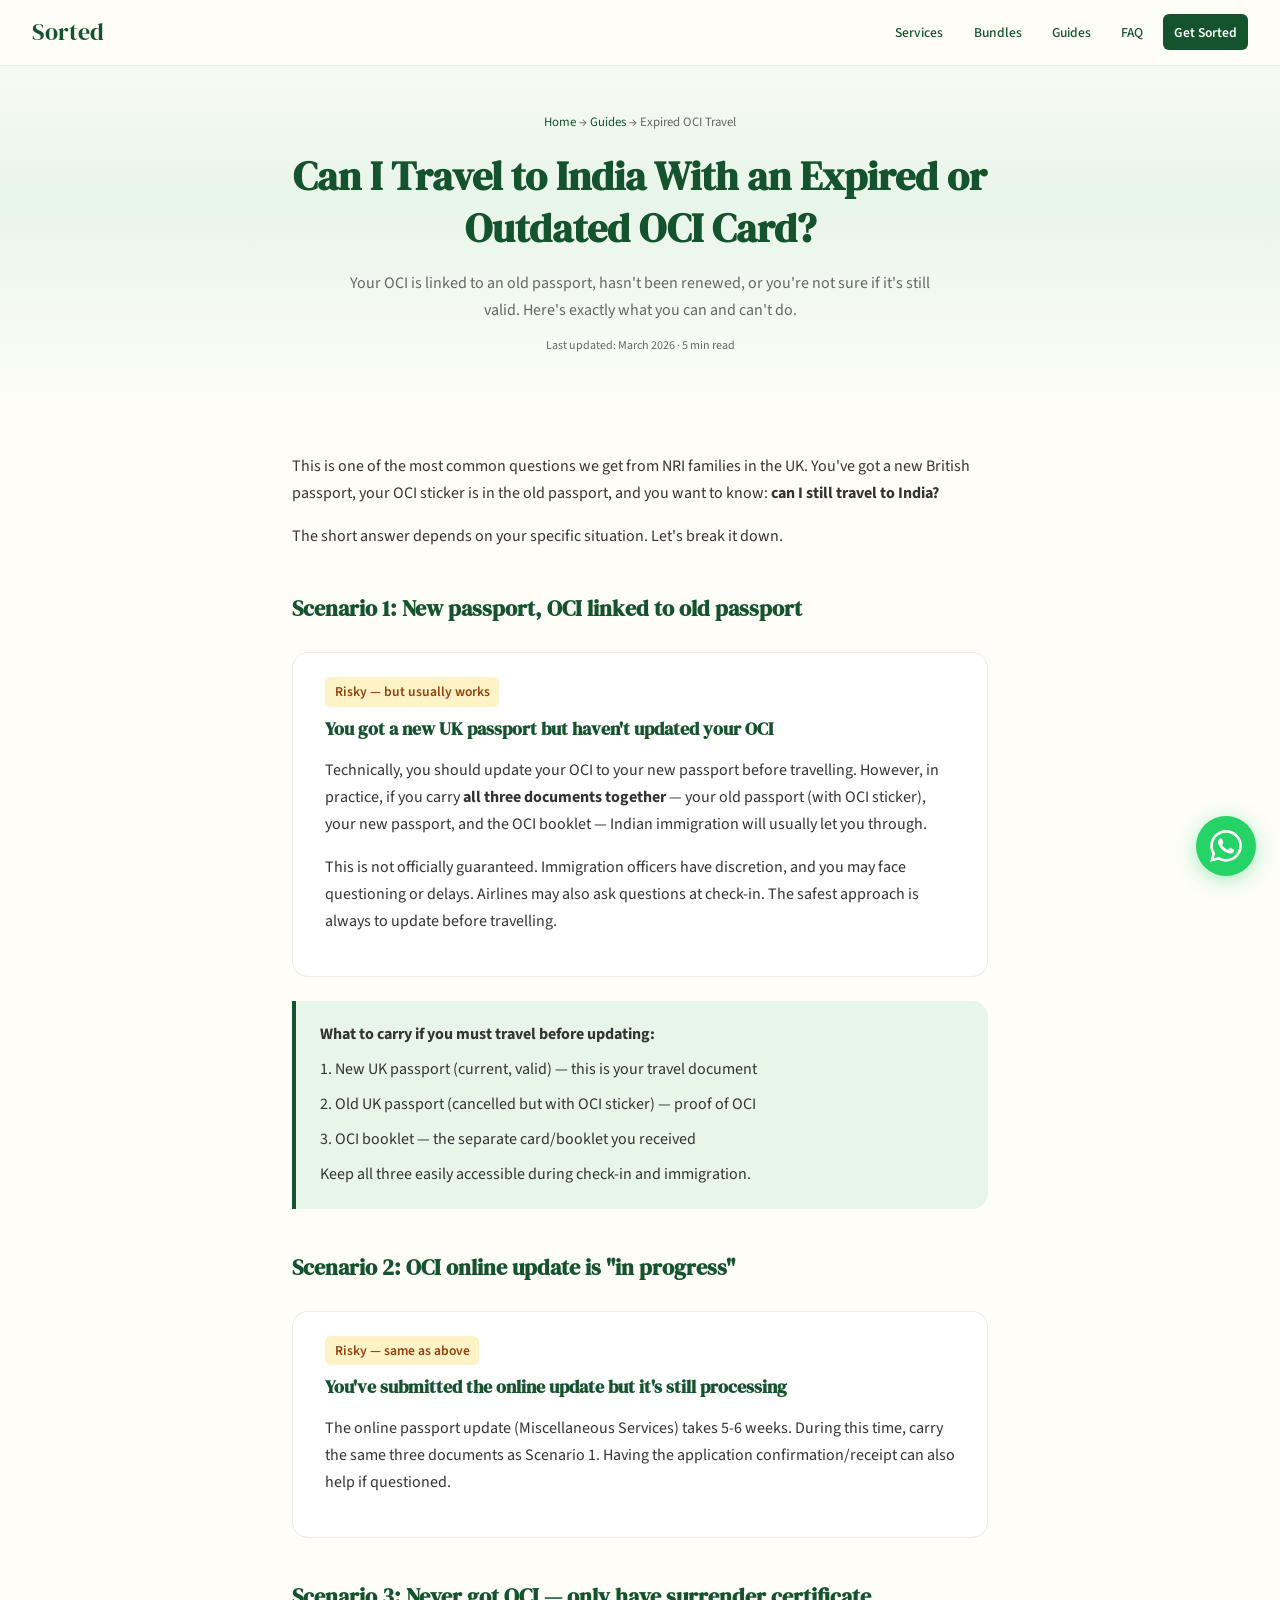
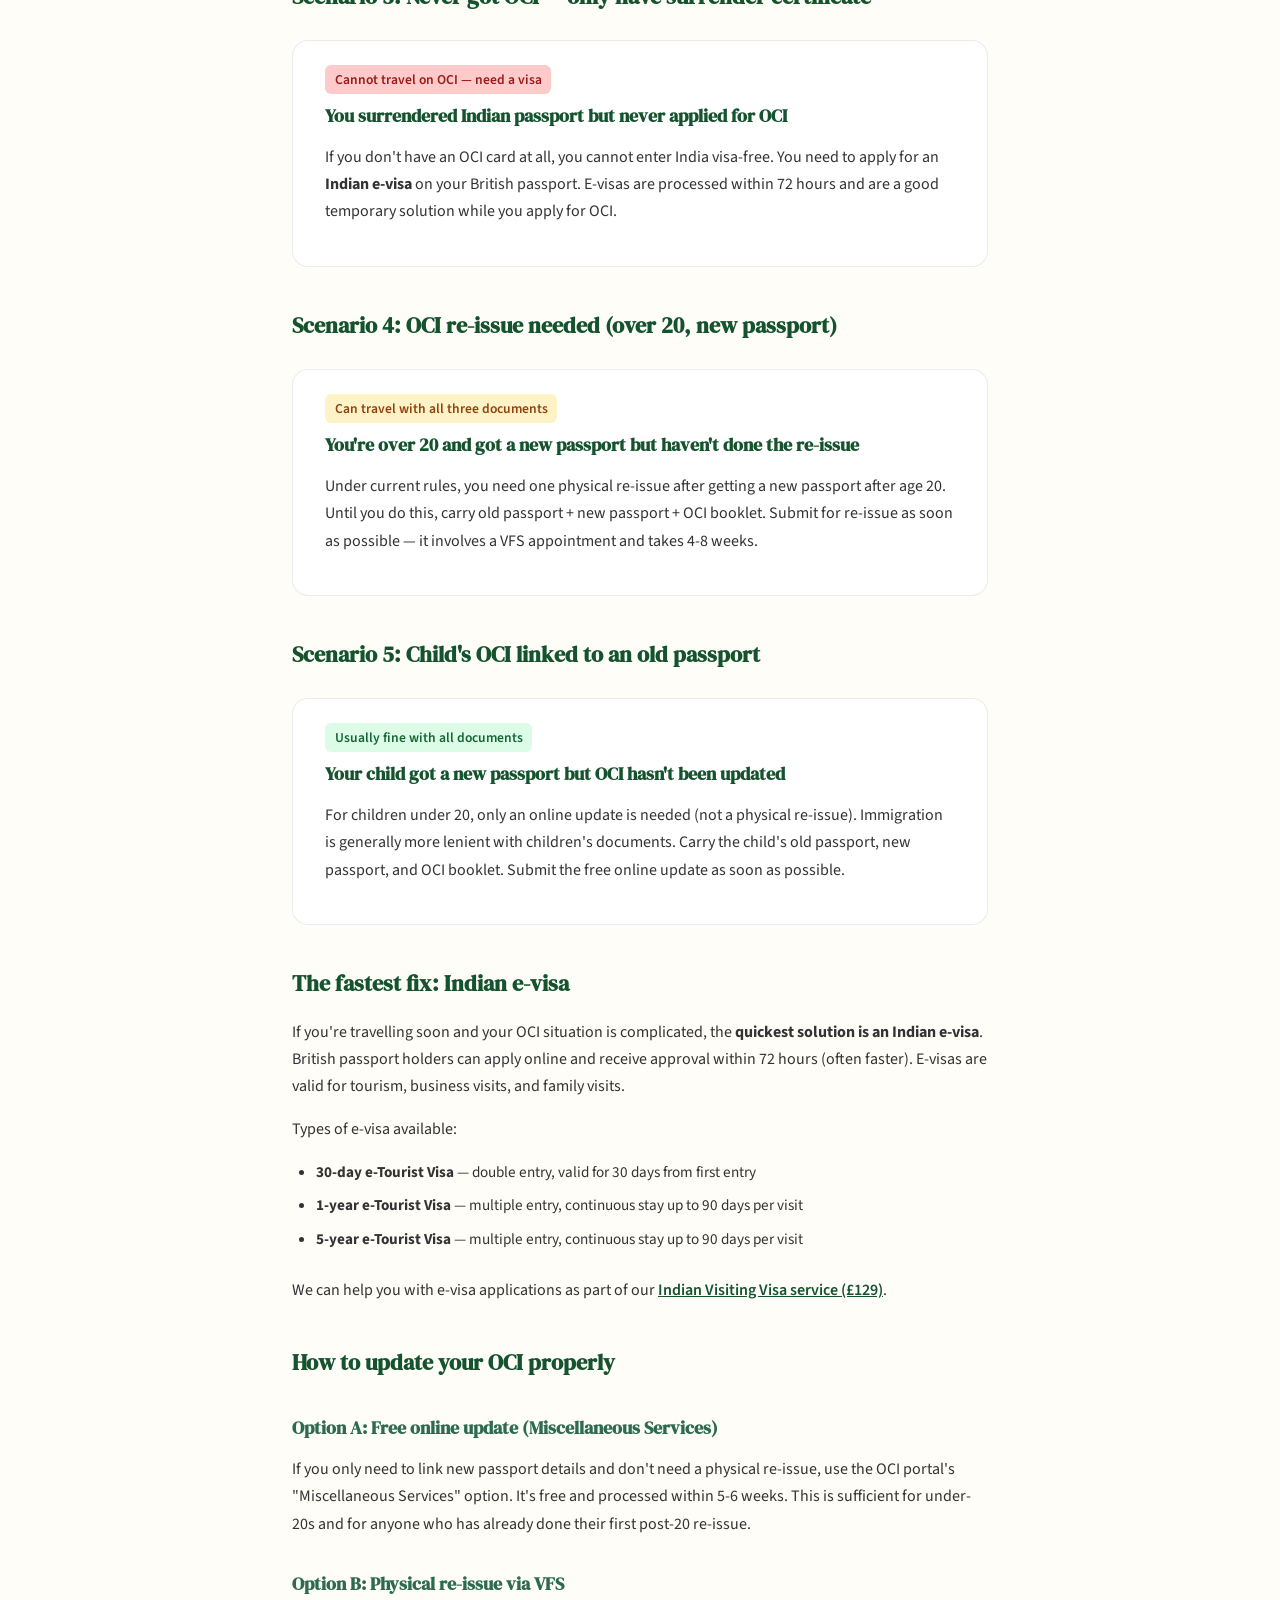
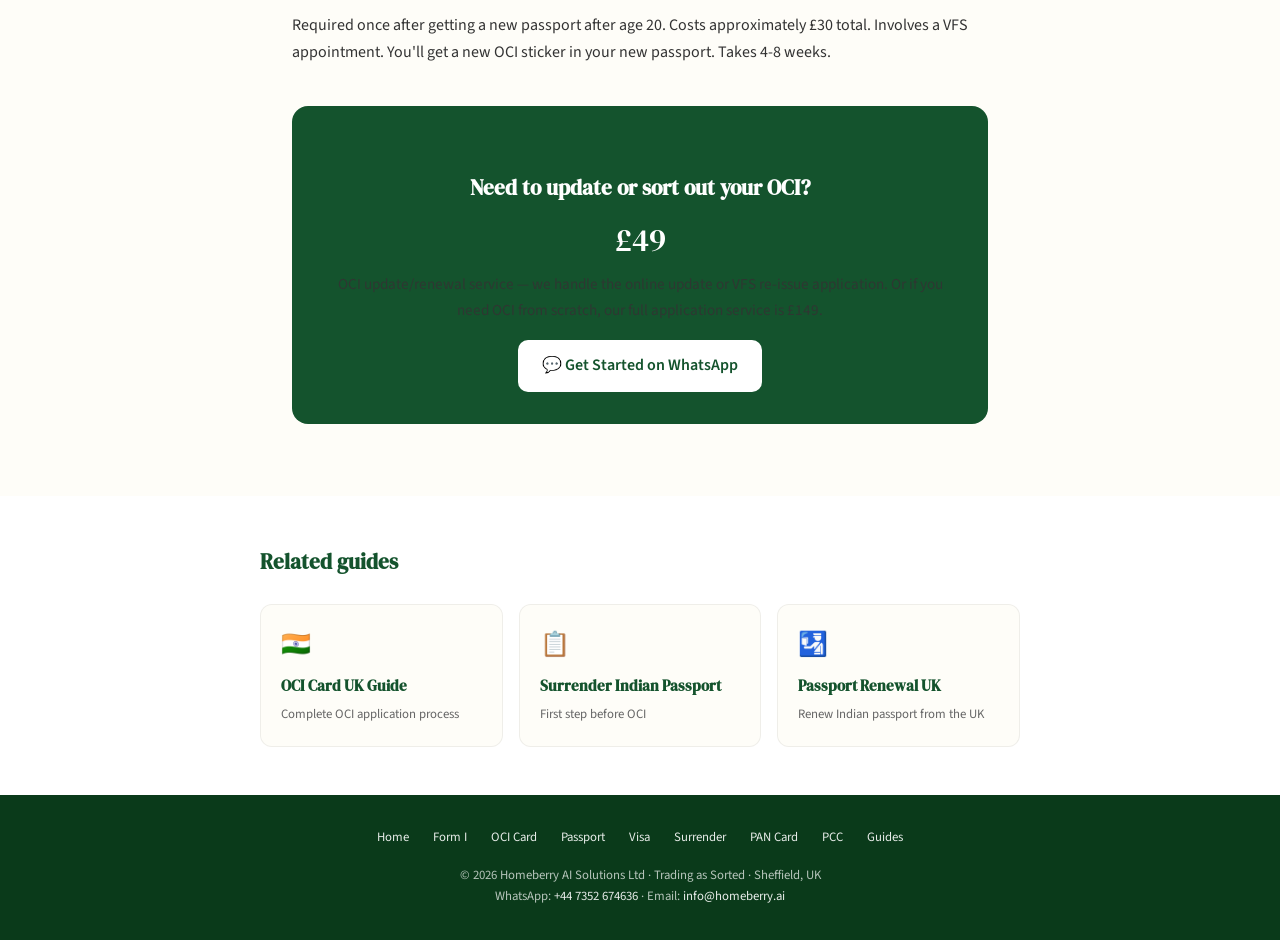
<file: guides/can-i-travel-to-india-with-expired-oci.html>
<!DOCTYPE html>
<html lang="en">
<head>
<meta charset="UTF-8">
<meta name="viewport" content="width=device-width, initial-scale=1.0">
<title>Can I Travel to India With an Expired OCI Card? (2026 Guide) | Sorted</title>
<meta name="description" content="Can you travel to India if your OCI card is expired, not renewed, or linked to an old passport? What to do if you have urgent travel and your OCI needs updating. UK guide.">
<meta name="keywords" content="expired OCI travel India, OCI not renewed new passport, can I travel India old OCI, OCI linked old passport, OCI update new passport UK, OCI miscellaneous services, OCI renewal travel, urgent India travel OCI expired">
<meta name="author" content="Homeberry AI Solutions Ltd">
<meta name="robots" content="index, follow">
<link rel="canonical" href="https://homeberry.ai/guides/can-i-travel-to-india-with-expired-oci.html">
<link rel="preconnect" href="https://fonts.googleapis.com">
<link rel="preconnect" href="https://fonts.gstatic.com" crossorigin>
<link href="https://fonts.googleapis.com/css2?family=DM+Serif+Display&family=Source+Sans+3:wght@300;400;500;600;700&display=swap" rel="stylesheet">
<script type="application/ld+json">
{"@context":"https://schema.org","@type":"FAQPage","mainEntity":[
{"@type":"Question","name":"Can I travel to India if my OCI is linked to my old passport?","acceptedAnswer":{"@type":"Answer","text":"In many cases, yes. If you carry your old passport (with the OCI sticker), your new passport, and the OCI booklet, Indian immigration will usually let you through. However, this is not guaranteed and can depend on the immigration officer. The safest approach is to update your OCI before travelling."}},
{"@type":"Question","name":"How do I update my OCI to my new passport?","acceptedAnswer":{"@type":"Answer","text":"If you only need to link your new passport details, use the free online update through the OCI portal's Miscellaneous Services section. This takes 5-6 weeks to process. If you need a physical re-issue (required once after age 20 with a new passport), you'll need to submit through VFS."}},
{"@type":"Question","name":"Can I get an Indian e-visa instead of updating my OCI?","acceptedAnswer":{"@type":"Answer","text":"Yes. If you need to travel urgently and your OCI is not updated, you can apply for an Indian e-visa on your British passport. E-visas are processed within 72 hours and allow stays of up to 30-90 days depending on the type. This is a good temporary solution while your OCI update is being processed."}},
{"@type":"Question","name":"My OCI card is physically damaged — can I still travel?","acceptedAnswer":{"@type":"Answer","text":"A severely damaged OCI card may be rejected at immigration. If the card is slightly worn but the photo and details are still visible, you should be fine. For badly damaged cards, apply for a replacement through VFS before travelling."}},
{"@type":"Question","name":"Do children need to update their OCI every time they get a new passport?","acceptedAnswer":{"@type":"Answer","text":"For children under 20, only an online passport detail update (free, through Miscellaneous Services) is needed when they get a new passport. A physical re-issue is not required for under-20s. The online update takes 5-6 weeks."}}
]}
</script>
<style>
:root { --green: #14532d; --green-dark: #0a3a1a; --green-mid: #2d6a4f; --green-light: #e8f5e9; --cream: #fefdf8; --gold: #d4a017; --white: #ffffff; --black: #111; --grey: #666; --font-display: 'DM Serif Display', serif; --font-body: 'Source Sans 3', sans-serif; --radius: 16px; --shadow-md: 0 8px 30px rgba(0,0,0,0.06); }
* { margin: 0; padding: 0; box-sizing: border-box; } html { scroll-behavior: smooth; }
body { font-family: var(--font-body); color: var(--black); background: var(--cream); line-height: 1.7; }
nav { position: fixed; top: 0; left: 0; right: 0; z-index: 1000; background: rgba(254,253,248,0.95); backdrop-filter: blur(10px); border-bottom: 1px solid rgba(20,83,45,0.1); padding: 0.75rem 2rem; display: flex; align-items: center; justify-content: space-between; }
nav .logo { font-family: var(--font-display); font-size: 1.5rem; color: var(--green); text-decoration: none; }
nav .nav-links { display: flex; gap: 0.5rem; flex-wrap: wrap; align-items: center; }
nav .nav-links a { font-size: 0.85rem; color: var(--green); text-decoration: none; padding: 0.4rem 0.7rem; border-radius: 6px; transition: all 0.2s; font-weight: 500; }
nav .nav-links a:hover { background: var(--green-light); } nav .nav-links a.cta { background: var(--green); color: var(--white); font-weight: 600; }
.menu-toggle { display: none; background: none; border: none; font-size: 1.5rem; cursor: pointer; color: var(--green); }
.wiki-hero { padding: 7rem 2rem 3rem; text-align: center; background: linear-gradient(180deg, var(--cream) 0%, var(--green-light) 50%, var(--cream) 100%); }
.wiki-hero .breadcrumb { font-size: 0.8rem; color: var(--grey); margin-bottom: 1rem; } .wiki-hero .breadcrumb a { color: var(--green); text-decoration: none; }
.wiki-hero h1 { font-family: var(--font-display); font-size: clamp(1.6rem, 4vw, 2.5rem); color: var(--green); max-width: 800px; margin: 0 auto 1rem; line-height: 1.3; }
.wiki-hero .subtitle { font-size: 1rem; color: var(--grey); max-width: 600px; margin: 0 auto; }
.wiki-hero .last-updated { font-size: 0.75rem; color: var(--grey); margin-top: 0.75rem; }
.wiki-content { max-width: 760px; margin: 0 auto; padding: 3rem 2rem 2rem; }
.wiki-content h2 { font-family: var(--font-display); font-size: 1.4rem; color: var(--green); margin: 2.5rem 0 1rem; }
.wiki-content h3 { font-family: var(--font-display); font-size: 1.1rem; color: var(--green-mid); margin: 2rem 0 0.75rem; }
.wiki-content p { margin-bottom: 1rem; font-size: 1rem; color: #333; }
.wiki-content ul, .wiki-content ol { margin: 0.5rem 0 1.5rem 1.5rem; }
.wiki-content li { margin-bottom: 0.5rem; font-size: 0.95rem; color: #333; }
.wiki-content a { color: var(--green); font-weight: 600; }
.info-box { background: var(--green-light); border-left: 4px solid var(--green); padding: 1.25rem 1.5rem; border-radius: 0 var(--radius) var(--radius) 0; margin: 1.5rem 0; }
.info-box p { margin-bottom: 0.5rem; } .info-box p:last-child { margin-bottom: 0; }
.warning-box { background: #fef3c7; border-left: 4px solid var(--gold); padding: 1.25rem 1.5rem; border-radius: 0 var(--radius) var(--radius) 0; margin: 1.5rem 0; }
.scenario-box { background: var(--white); border: 1px solid rgba(0,0,0,0.08); border-radius: var(--radius); padding: 1.5rem 2rem; margin: 1.5rem 0; }
.scenario-box h3 { margin-top: 0; color: var(--green); font-family: var(--font-display); }
.scenario-box .verdict { display: inline-block; padding: 0.2rem 0.6rem; border-radius: 6px; font-weight: 600; font-size: 0.85rem; margin-bottom: 0.5rem; }
.verdict.yes { background: #dcfce7; color: #166534; }
.verdict.risky { background: #fef3c7; color: #92400e; }
.verdict.no { background: #fecaca; color: #991b1b; }
.cta-box { background: var(--green); color: var(--white); border-radius: var(--radius); padding: 2rem; text-align: center; margin: 2.5rem 0; }
.cta-box h3 { font-family: var(--font-display); font-size: 1.3rem; margin-bottom: 0.5rem; color: var(--white); }
.cta-box p { opacity: 0.85; margin-bottom: 1rem; font-size: 0.95rem; }
.cta-box .btn { display: inline-flex; align-items: center; gap: 0.5rem; padding: 0.8rem 1.5rem; border-radius: 10px; text-decoration: none; font-weight: 600; background: var(--white); color: var(--green); }
.cta-box .price { font-family: var(--font-display); font-size: 2rem; margin-bottom: 0.25rem; }
.related-articles { background: var(--white); padding: 3rem 2rem; }
.related-articles .inner { max-width: 760px; margin: 0 auto; }
.related-articles h2 { font-family: var(--font-display); font-size: 1.3rem; color: var(--green); margin-bottom: 1.5rem; }
.related-grid { display: grid; grid-template-columns: repeat(auto-fill, minmax(220px, 1fr)); gap: 1rem; }
.related-card { background: var(--cream); border-radius: 12px; padding: 1.25rem; border: 1px solid rgba(0,0,0,0.06); text-decoration: none; transition: all 0.2s; display: block; }
.related-card:hover { transform: translateY(-3px); box-shadow: var(--shadow-md); }
.related-card .emoji { font-size: 1.5rem; margin-bottom: 0.5rem; display: block; }
.related-card h4 { font-family: var(--font-display); font-size: 0.95rem; color: var(--green); margin-bottom: 0.3rem; }
.related-card p { font-size: 0.8rem; color: var(--grey); margin: 0; }
footer { background: var(--green-dark); color: rgba(255,255,255,0.7); padding: 2rem; text-align: center; font-size: 0.8rem; }
footer a { color: rgba(255,255,255,0.9); text-decoration: none; }
footer .footer-links { display: flex; justify-content: center; gap: 1.5rem; flex-wrap: wrap; margin-bottom: 1rem; }
.whatsapp-float { position: fixed; bottom: 24px; right: 24px; z-index: 999; width: 60px; height: 60px; border-radius: 50%; background: #25d366; display: flex; align-items: center; justify-content: center; box-shadow: 0 4px 20px rgba(37,211,102,0.4); text-decoration: none; transition: all 0.3s; }
.whatsapp-float:hover { transform: scale(1.1); } .whatsapp-float svg { width: 32px; height: 32px; fill: white; }
@media (max-width: 768px) { nav .nav-links { display: none; position: absolute; top: 100%; left: 0; right: 0; background: var(--white); flex-direction: column; padding: 1rem; } nav .nav-links.open { display: flex; } .menu-toggle { display: block; } .wiki-hero { padding: 5rem 1.5rem 2rem; } .wiki-content { padding: 2rem 1.5rem; } }
</style>
</head>
<body>
<nav>
  <a href="/" class="logo">Sorted</a>
  <button class="menu-toggle" onclick="document.querySelector('.nav-links').classList.toggle('open')">☰</button>
  <div class="nav-links"><a href="/#services">Services</a><a href="/#bundles">Bundles</a><a href="/guides/">Guides</a><a href="/#faq">FAQ</a><a href="https://wa.me/447352674636?text=Hi!%20I'd%20like%20to%20get%20started%20with%20Sorted" class="cta">Get Sorted</a></div>
</nav>

<section class="wiki-hero">
  <div class="breadcrumb"><a href="/">Home</a> → <a href="/guides/">Guides</a> → Expired OCI Travel</div>
  <h1>Can I Travel to India With an Expired or Outdated OCI Card?</h1>
  <p class="subtitle">Your OCI is linked to an old passport, hasn't been renewed, or you're not sure if it's still valid. Here's exactly what you can and can't do.</p>
  <p class="last-updated">Last updated: March 2026 · 5 min read</p>
</section>

<div class="wiki-content">

  <p>This is one of the most common questions we get from NRI families in the UK. You've got a new British passport, your OCI sticker is in the old passport, and you want to know: <strong>can I still travel to India?</strong></p>

  <p>The short answer depends on your specific situation. Let's break it down.</p>

  <h2>Scenario 1: New passport, OCI linked to old passport</h2>

  <div class="scenario-box">
    <span class="verdict risky">Risky — but usually works</span>
    <h3>You got a new UK passport but haven't updated your OCI</h3>
    <p>Technically, you should update your OCI to your new passport before travelling. However, in practice, if you carry <strong>all three documents together</strong> — your old passport (with OCI sticker), your new passport, and the OCI booklet — Indian immigration will usually let you through.</p>
    <p>This is not officially guaranteed. Immigration officers have discretion, and you may face questioning or delays. Airlines may also ask questions at check-in. The safest approach is always to update before travelling.</p>
  </div>

  <div class="info-box">
    <p><strong>What to carry if you must travel before updating:</strong></p>
    <p>1. New UK passport (current, valid) — this is your travel document</p>
    <p>2. Old UK passport (cancelled but with OCI sticker) — proof of OCI</p>
    <p>3. OCI booklet — the separate card/booklet you received</p>
    <p>Keep all three easily accessible during check-in and immigration.</p>
  </div>

  <h2>Scenario 2: OCI online update is "in progress"</h2>

  <div class="scenario-box">
    <span class="verdict risky">Risky — same as above</span>
    <h3>You've submitted the online update but it's still processing</h3>
    <p>The online passport update (Miscellaneous Services) takes 5-6 weeks. During this time, carry the same three documents as Scenario 1. Having the application confirmation/receipt can also help if questioned.</p>
  </div>

  <h2>Scenario 3: Never got OCI — only have surrender certificate</h2>

  <div class="scenario-box">
    <span class="verdict no">Cannot travel on OCI — need a visa</span>
    <h3>You surrendered Indian passport but never applied for OCI</h3>
    <p>If you don't have an OCI card at all, you cannot enter India visa-free. You need to apply for an <strong>Indian e-visa</strong> on your British passport. E-visas are processed within 72 hours and are a good temporary solution while you apply for OCI.</p>
  </div>

  <h2>Scenario 4: OCI re-issue needed (over 20, new passport)</h2>

  <div class="scenario-box">
    <span class="verdict risky">Can travel with all three documents</span>
    <h3>You're over 20 and got a new passport but haven't done the re-issue</h3>
    <p>Under current rules, you need one physical re-issue after getting a new passport after age 20. Until you do this, carry old passport + new passport + OCI booklet. Submit for re-issue as soon as possible — it involves a VFS appointment and takes 4-8 weeks.</p>
  </div>

  <h2>Scenario 5: Child's OCI linked to an old passport</h2>

  <div class="scenario-box">
    <span class="verdict yes">Usually fine with all documents</span>
    <h3>Your child got a new passport but OCI hasn't been updated</h3>
    <p>For children under 20, only an online update is needed (not a physical re-issue). Immigration is generally more lenient with children's documents. Carry the child's old passport, new passport, and OCI booklet. Submit the free online update as soon as possible.</p>
  </div>

  <h2>The fastest fix: Indian e-visa</h2>

  <p>If you're travelling soon and your OCI situation is complicated, the <strong>quickest solution is an Indian e-visa</strong>. British passport holders can apply online and receive approval within 72 hours (often faster). E-visas are valid for tourism, business visits, and family visits.</p>

  <p>Types of e-visa available:</p>
  <ul>
    <li><strong>30-day e-Tourist Visa</strong> — double entry, valid for 30 days from first entry</li>
    <li><strong>1-year e-Tourist Visa</strong> — multiple entry, continuous stay up to 90 days per visit</li>
    <li><strong>5-year e-Tourist Visa</strong> — multiple entry, continuous stay up to 90 days per visit</li>
  </ul>

  <p>We can help you with e-visa applications as part of our <a href="/#services">Indian Visiting Visa service (£129)</a>.</p>

  <h2>How to update your OCI properly</h2>

  <h3>Option A: Free online update (Miscellaneous Services)</h3>
  <p>If you only need to link new passport details and don't need a physical re-issue, use the OCI portal's "Miscellaneous Services" option. It's free and processed within 5-6 weeks. This is sufficient for under-20s and for anyone who has already done their first post-20 re-issue.</p>

  <h3>Option B: Physical re-issue via VFS</h3>
  <p>Required once after getting a new passport after age 20. Costs approximately £30 total. Involves a VFS appointment. You'll get a new OCI sticker in your new passport. Takes 4-8 weeks.</p>

  <div class="cta-box">
    <h3>Need to update or sort out your OCI?</h3>
    <div class="price">£49</div>
    <p>OCI update/renewal service — we handle the online update or VFS re-issue application. Or if you need OCI from scratch, our full application service is £149.</p>
    <a href="https://wa.me/447352674636?text=Hi!%20I%20need%20help%20updating%20my%20OCI%20card" class="btn">💬 Get Started on WhatsApp</a>
  </div>
</div>

<section class="related-articles">
  <div class="inner">
    <h2>Related guides</h2>
    <div class="related-grid">
      <a href="/guides/oci-card-uk-complete-guide.html" class="related-card"><span class="emoji">🇮🇳</span><h4>OCI Card UK Guide</h4><p>Complete OCI application process</p></a>
      <a href="/guides/how-to-surrender-indian-passport-uk.html" class="related-card"><span class="emoji">📋</span><h4>Surrender Indian Passport</h4><p>First step before OCI</p></a>
      <a href="/guides/indian-passport-renewal-uk.html" class="related-card"><span class="emoji">🛂</span><h4>Passport Renewal UK</h4><p>Renew Indian passport from the UK</p></a>
    </div>
  </div>
</section>

<footer>
  <div class="footer-links"><a href="/">Home</a><a href="/form-i.html">Form I</a><a href="/oci.html">OCI Card</a><a href="/passport.html">Passport</a><a href="/visa.html">Visa</a><a href="/surrender.html">Surrender</a><a href="/pan-card.html">PAN Card</a><a href="/pcc.html">PCC</a><a href="/guides/">Guides</a></div>
  <p>© 2026 Homeberry AI Solutions Ltd · Trading as Sorted · Sheffield, UK</p>
  <p>WhatsApp: <a href="https://wa.me/447352674636">+44 7352 674636</a> · Email: <a href="mailto:info@homeberry.ai">info@homeberry.ai</a></p>
</footer>
<a href="https://wa.me/447352674636?text=Hi!%20I'd%20like%20to%20get%20my%20documents%20sorted" class="whatsapp-float" aria-label="Chat on WhatsApp"><svg viewBox="0 0 24 24"><path d="M17.472 14.382c-.297-.149-1.758-.867-2.03-.967-.273-.099-.471-.148-.67.15-.197.297-.767.966-.94 1.164-.173.199-.347.223-.644.075-.297-.15-1.255-.463-2.39-1.475-.883-.788-1.48-1.761-1.653-2.059-.173-.297-.018-.458.13-.606.134-.133.298-.347.446-.52.149-.174.198-.298.298-.497.099-.198.05-.371-.025-.52-.075-.149-.669-1.612-.916-2.207-.242-.579-.487-.5-.669-.51-.173-.008-.371-.01-.57-.01-.198 0-.52.074-.792.372-.272.297-1.04 1.016-1.04 2.479 0 1.462 1.065 2.875 1.213 3.074.149.198 2.096 3.2 5.077 4.487.709.306 1.262.489 1.694.625.712.227 1.36.195 1.871.118.571-.085 1.758-.719 2.006-1.413.248-.694.248-1.289.173-1.413-.074-.124-.272-.198-.57-.347m-5.421 7.403h-.004a9.87 9.87 0 01-5.031-1.378l-.361-.214-3.741.982.998-3.648-.235-.374a9.86 9.86 0 01-1.51-5.26c.001-5.45 4.436-9.884 9.888-9.884 2.64 0 5.122 1.03 6.988 2.898a9.825 9.825 0 012.893 6.994c-.003 5.45-4.437 9.884-9.885 9.884m8.413-18.297A11.815 11.815 0 0012.05 0C5.495 0 .16 5.335.157 11.892c0 2.096.547 4.142 1.588 5.945L.057 24l6.305-1.654a11.882 11.882 0 005.683 1.448h.005c6.554 0 11.89-5.335 11.893-11.893a11.821 11.821 0 00-3.48-8.413z"/></svg></a>
<script>document.querySelector('.menu-toggle').addEventListener('click',()=>{document.querySelector('.nav-links').classList.toggle('open')});</script>
</body>
</html>
</file>
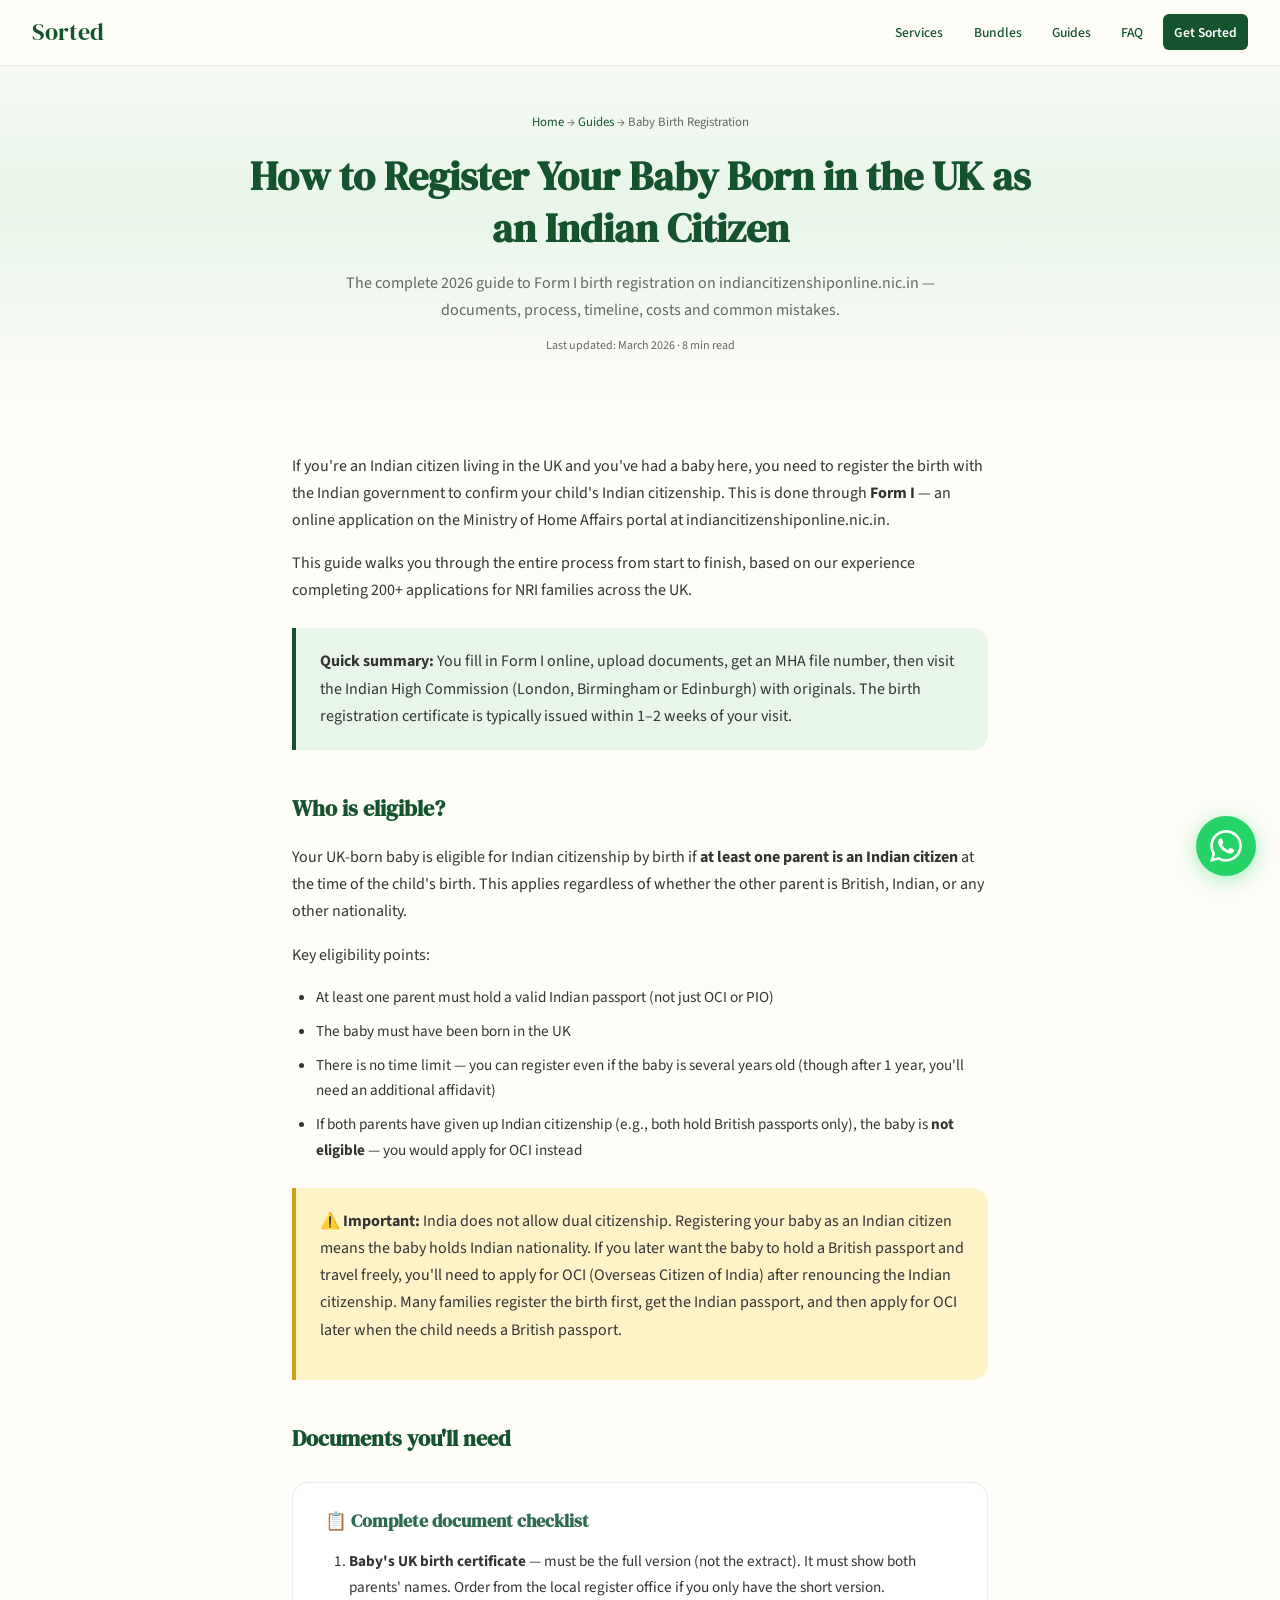
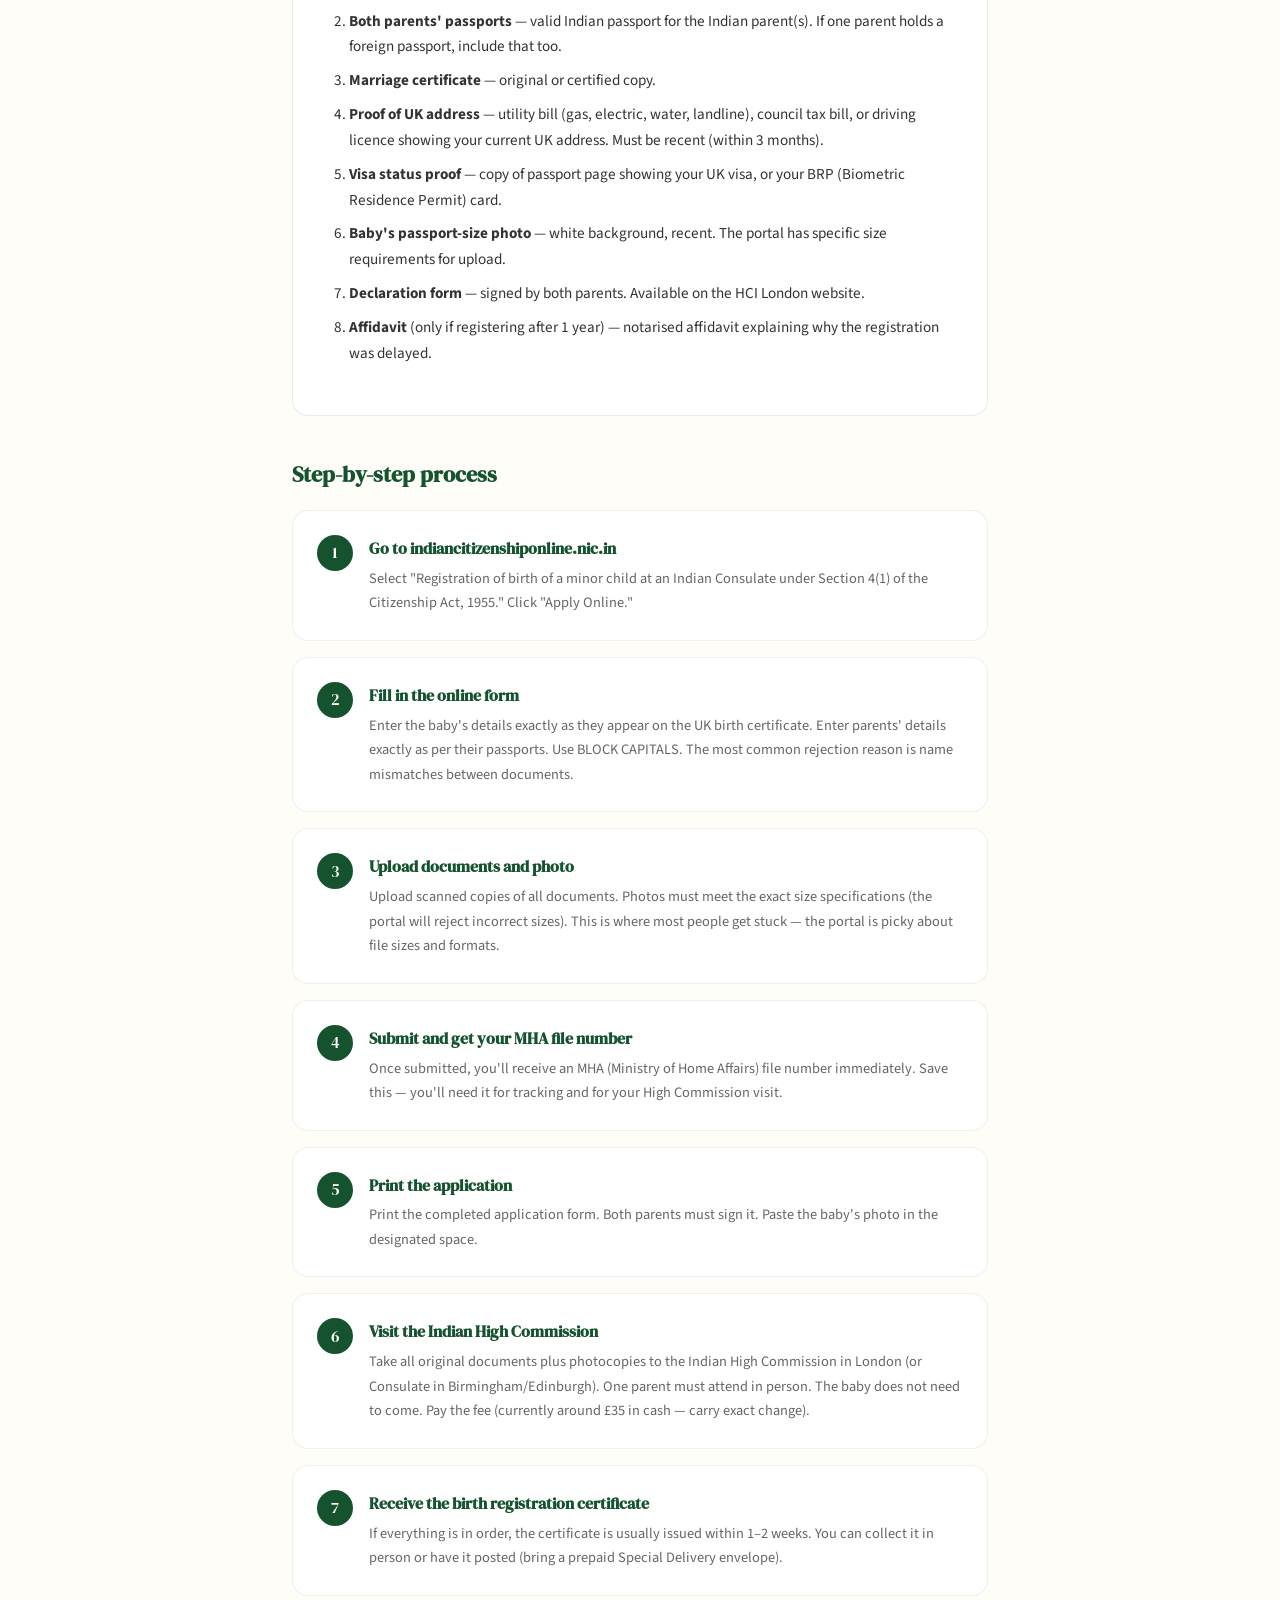
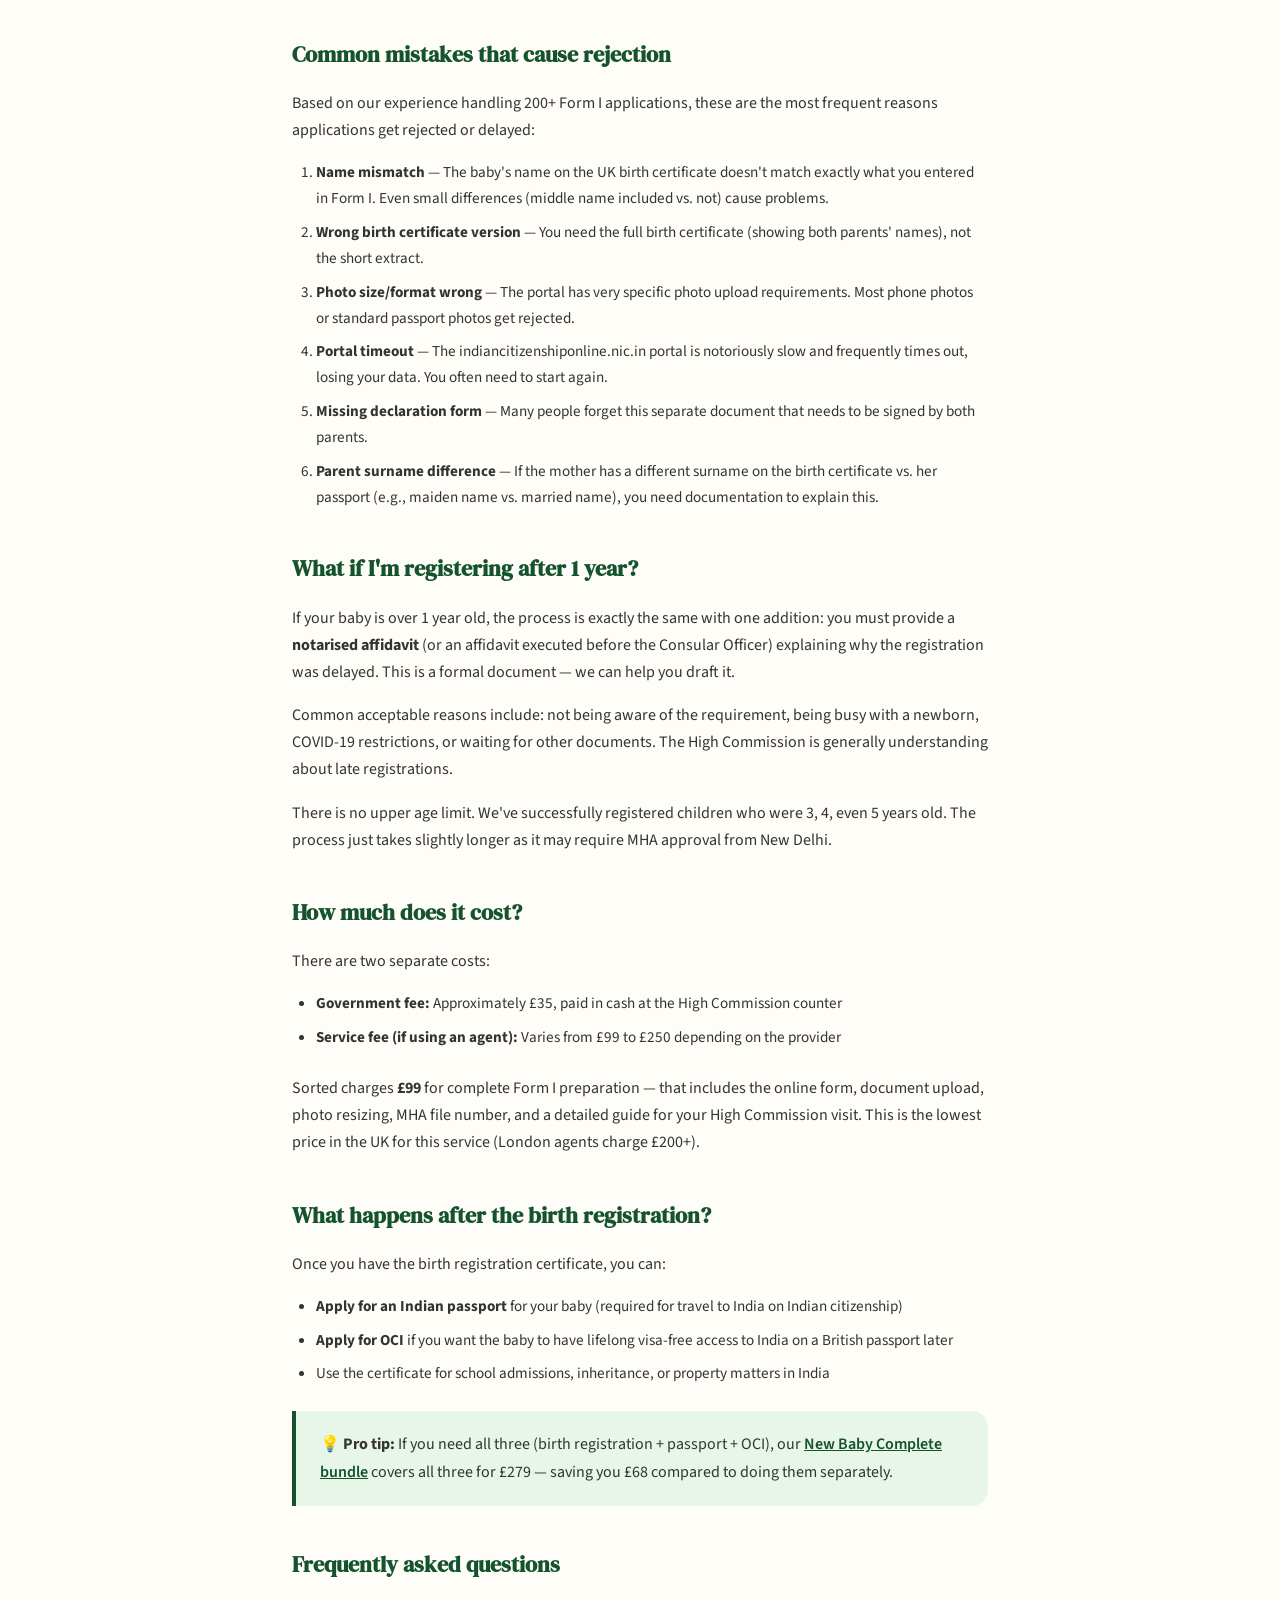
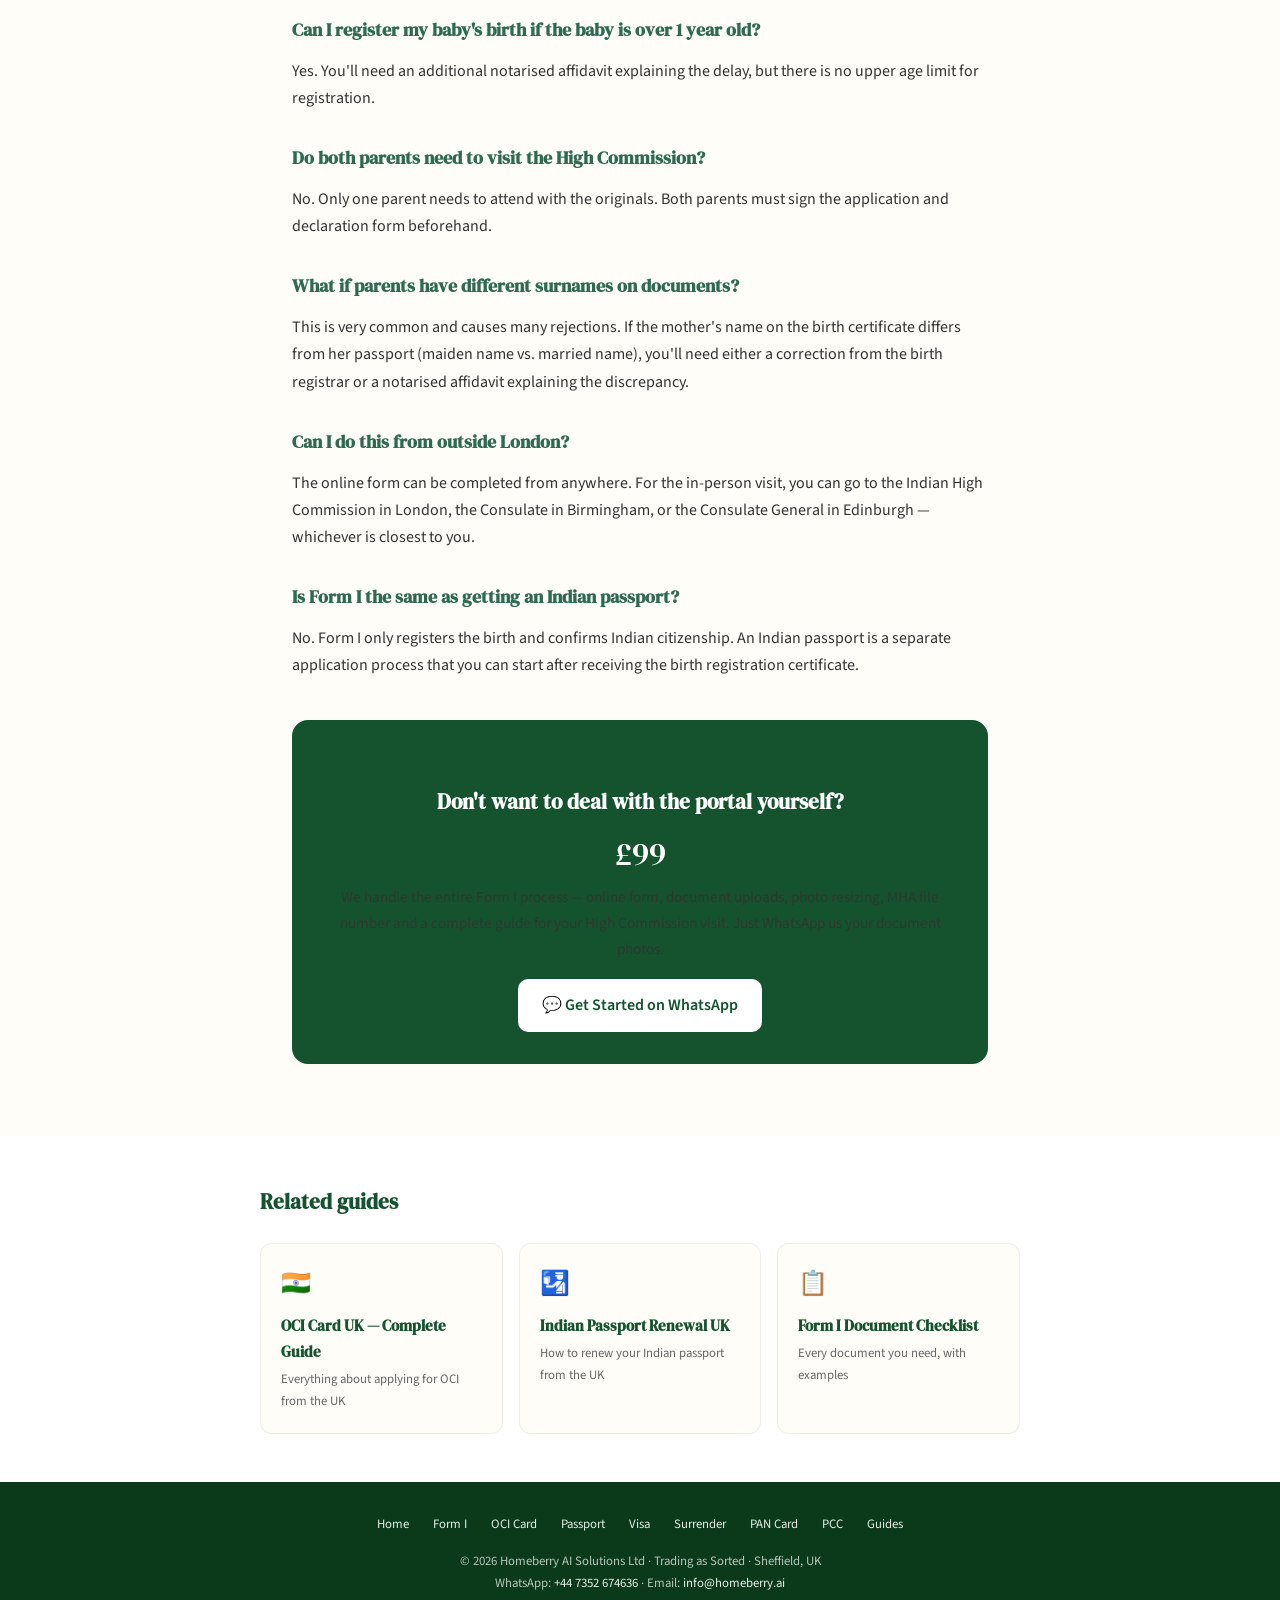
<file: guides/how-to-register-baby-born-in-uk-as-indian-citizen.html>
<!DOCTYPE html>
<html lang="en">
<head>
<meta charset="UTF-8">
<meta name="viewport" content="width=device-width, initial-scale=1.0">
<title>How to Register Baby Born in UK as Indian Citizen (2026 Guide) | Sorted</title>
<meta name="description" content="Complete step-by-step guide to registering your UK-born baby as an Indian citizen using Form I on indiancitizenshiponline.nic.in. Documents needed, timeline, costs, and common mistakes to avoid.">
<meta name="keywords" content="register baby born in UK as Indian citizen, Form I UK, indiancitizenshiponline.nic.in, baby birth registration India UK, MHA file number, Indian citizenship baby UK, Form I documents needed">
<meta name="author" content="Homeberry AI Solutions Ltd">
<meta name="robots" content="index, follow, max-image-preview:large, max-snippet:-1">
<meta property="og:title" content="How to Register Baby Born in UK as Indian Citizen (2026 Guide)">
<meta property="og:description" content="Complete guide to Form I birth registration for UK-born babies. Documents, timeline, costs and step-by-step process.">
<meta property="og:type" content="article">
<meta property="og:url" content="https://homeberry.ai/guides/how-to-register-baby-born-in-uk-as-indian-citizen.html">
<link rel="canonical" href="https://homeberry.ai/guides/how-to-register-baby-born-in-uk-as-indian-citizen.html">
<link rel="preconnect" href="https://fonts.googleapis.com">
<link rel="preconnect" href="https://fonts.gstatic.com" crossorigin>
<link href="https://fonts.googleapis.com/css2?family=DM+Serif+Display&family=Source+Sans+3:wght@300;400;500;600;700&display=swap" rel="stylesheet">

<script type="application/ld+json">
{"@context":"https://schema.org","@type":"Article","headline":"How to Register Baby Born in UK as Indian Citizen (2026 Guide)","description":"Complete step-by-step guide to registering your UK-born baby as an Indian citizen using Form I.","author":{"@type":"Organization","name":"Sorted by Homeberry AI Solutions"},"publisher":{"@type":"Organization","name":"Sorted by Homeberry AI Solutions","url":"https://homeberry.ai"},"datePublished":"2026-03-03","dateModified":"2026-03-03"}
</script>

<script type="application/ld+json">
{"@context":"https://schema.org","@type":"FAQPage","mainEntity":[
{"@type":"Question","name":"Can I register my baby's birth with India if the baby is over 1 year old?","acceptedAnswer":{"@type":"Answer","text":"Yes, but you'll need an additional notarised affidavit explaining why the registration was delayed. The process and Form I are the same — the only extra requirement is the affidavit. There is no upper age limit for late registration."}},
{"@type":"Question","name":"Do both parents need to visit the Indian High Commission?","acceptedAnswer":{"@type":"Answer","text":"No. Only one parent needs to visit with the original documents. However, both parents must sign the declaration form and the application. The baby does not need to attend."}},
{"@type":"Question","name":"How long does Form I birth registration take?","acceptedAnswer":{"@type":"Answer","text":"If submitted within 1 year of birth, the MHA file number is generated same day once the online form is submitted. The High Commission typically issues the birth registration certificate within 1-2 weeks of the in-person visit. Late registrations (over 1 year) may take longer as they require MHA approval."}},
{"@type":"Question","name":"What if the parents have different surnames on the birth certificate and passport?","acceptedAnswer":{"@type":"Answer","text":"This is one of the most common reasons for rejection. The names on the UK birth certificate must exactly match the names on the parents' Indian passports. If there is any discrepancy, you'll need a correction from the UK birth registrar or a notarised affidavit explaining the difference."}},
{"@type":"Question","name":"Is Form I the same as getting an Indian passport for my baby?","acceptedAnswer":{"@type":"Answer","text":"No. Form I only registers the birth and confirms Indian citizenship. You need to apply separately for an Indian passport after receiving the birth registration certificate. Many families do both — we offer a New Baby Complete bundle (Form I + Passport + OCI) for £279."}}
]}
</script>

<style>
:root { --green: #14532d; --green-dark: #0a3a1a; --green-mid: #2d6a4f; --green-light: #e8f5e9; --green-glow: #40916c; --green-pale: #f0fdf4; --cream: #fefdf8; --gold: #d4a017; --gold-light: #fef3c7; --white: #ffffff; --black: #111; --grey: #666; --font-display: 'DM Serif Display', serif; --font-body: 'Source Sans 3', sans-serif; --radius: 16px; --shadow-sm: 0 2px 8px rgba(0,0,0,0.04); --shadow-md: 0 8px 30px rgba(0,0,0,0.06); }
* { margin: 0; padding: 0; box-sizing: border-box; }
html { scroll-behavior: smooth; }
body { font-family: var(--font-body); color: var(--black); background: var(--cream); line-height: 1.7; }

nav { position: fixed; top: 0; left: 0; right: 0; z-index: 1000; background: rgba(254,253,248,0.95); backdrop-filter: blur(10px); border-bottom: 1px solid rgba(20,83,45,0.1); padding: 0.75rem 2rem; display: flex; align-items: center; justify-content: space-between; }
nav .logo { font-family: var(--font-display); font-size: 1.5rem; color: var(--green); text-decoration: none; }
nav .nav-links { display: flex; gap: 0.5rem; flex-wrap: wrap; align-items: center; }
nav .nav-links a { font-size: 0.85rem; color: var(--green); text-decoration: none; padding: 0.4rem 0.7rem; border-radius: 6px; transition: all 0.2s; font-weight: 500; }
nav .nav-links a:hover { background: var(--green-light); }
nav .nav-links a.cta { background: var(--green); color: var(--white); font-weight: 600; }
.menu-toggle { display: none; background: none; border: none; font-size: 1.5rem; cursor: pointer; color: var(--green); }

.wiki-hero { padding: 7rem 2rem 3rem; text-align: center; background: linear-gradient(180deg, var(--cream) 0%, var(--green-light) 50%, var(--cream) 100%); }
.wiki-hero .breadcrumb { font-size: 0.8rem; color: var(--grey); margin-bottom: 1rem; }
.wiki-hero .breadcrumb a { color: var(--green); text-decoration: none; }
.wiki-hero h1 { font-family: var(--font-display); font-size: clamp(1.6rem, 4vw, 2.5rem); color: var(--green); max-width: 800px; margin: 0 auto 1rem; line-height: 1.3; }
.wiki-hero .subtitle { font-size: 1rem; color: var(--grey); max-width: 600px; margin: 0 auto; }
.wiki-hero .last-updated { font-size: 0.75rem; color: var(--grey); margin-top: 0.75rem; }

.wiki-content { max-width: 760px; margin: 0 auto; padding: 3rem 2rem 2rem; }
.wiki-content h2 { font-family: var(--font-display); font-size: 1.4rem; color: var(--green); margin: 2.5rem 0 1rem; }
.wiki-content h3 { font-family: var(--font-display); font-size: 1.1rem; color: var(--green-mid); margin: 2rem 0 0.75rem; }
.wiki-content p { margin-bottom: 1rem; font-size: 1rem; color: #333; }
.wiki-content ul, .wiki-content ol { margin: 0.5rem 0 1.5rem 1.5rem; }
.wiki-content li { margin-bottom: 0.5rem; font-size: 0.95rem; color: #333; }
.wiki-content a { color: var(--green); font-weight: 600; }

.info-box { background: var(--green-light); border-left: 4px solid var(--green); padding: 1.25rem 1.5rem; border-radius: 0 var(--radius) var(--radius) 0; margin: 1.5rem 0; }
.info-box p { margin-bottom: 0.5rem; }
.info-box p:last-child { margin-bottom: 0; }
.warning-box { background: #fef3c7; border-left: 4px solid var(--gold); padding: 1.25rem 1.5rem; border-radius: 0 var(--radius) var(--radius) 0; margin: 1.5rem 0; }
.doc-checklist { background: var(--white); border: 1px solid rgba(0,0,0,0.08); border-radius: var(--radius); padding: 1.5rem 2rem; margin: 1.5rem 0; }
.doc-checklist h3 { margin-top: 0; }

.step-box { background: var(--white); border-radius: var(--radius); padding: 1.5rem; margin: 1rem 0; border: 1px solid rgba(0,0,0,0.06); display: flex; gap: 1rem; align-items: flex-start; }
.step-num { width: 36px; height: 36px; border-radius: 50%; background: var(--green); color: var(--white); font-family: var(--font-display); font-size: 1rem; display: flex; align-items: center; justify-content: center; flex-shrink: 0; }
.step-box h4 { font-family: var(--font-display); font-size: 1rem; color: var(--green); margin-bottom: 0.3rem; }
.step-box p { font-size: 0.9rem; color: var(--grey); margin-bottom: 0; }

.cta-box { background: var(--green); color: var(--white); border-radius: var(--radius); padding: 2rem; text-align: center; margin: 2.5rem 0; }
.cta-box h3 { font-family: var(--font-display); font-size: 1.3rem; margin-bottom: 0.5rem; color: var(--white); }
.cta-box p { opacity: 0.85; margin-bottom: 1rem; font-size: 0.95rem; }
.cta-box .btn { display: inline-flex; align-items: center; gap: 0.5rem; padding: 0.8rem 1.5rem; border-radius: 10px; text-decoration: none; font-weight: 600; background: var(--white); color: var(--green); }
.cta-box .price { font-family: var(--font-display); font-size: 2rem; margin-bottom: 0.25rem; }

.related-articles { background: var(--white); padding: 3rem 2rem; }
.related-articles .inner { max-width: 760px; margin: 0 auto; }
.related-articles h2 { font-family: var(--font-display); font-size: 1.3rem; color: var(--green); margin-bottom: 1.5rem; }
.related-grid { display: grid; grid-template-columns: repeat(auto-fill, minmax(220px, 1fr)); gap: 1rem; }
.related-card { background: var(--cream); border-radius: 12px; padding: 1.25rem; border: 1px solid rgba(0,0,0,0.06); text-decoration: none; transition: all 0.2s; display: block; }
.related-card:hover { transform: translateY(-3px); box-shadow: var(--shadow-md); }
.related-card .emoji { font-size: 1.5rem; margin-bottom: 0.5rem; display: block; }
.related-card h4 { font-family: var(--font-display); font-size: 0.95rem; color: var(--green); margin-bottom: 0.3rem; }
.related-card p { font-size: 0.8rem; color: var(--grey); margin: 0; }

footer { background: var(--green-dark); color: rgba(255,255,255,0.7); padding: 2rem; text-align: center; font-size: 0.8rem; }
footer a { color: rgba(255,255,255,0.9); text-decoration: none; }
footer .footer-links { display: flex; justify-content: center; gap: 1.5rem; flex-wrap: wrap; margin-bottom: 1rem; }

.whatsapp-float { position: fixed; bottom: 24px; right: 24px; z-index: 999; width: 60px; height: 60px; border-radius: 50%; background: #25d366; display: flex; align-items: center; justify-content: center; box-shadow: 0 4px 20px rgba(37,211,102,0.4); text-decoration: none; transition: all 0.3s; }
.whatsapp-float:hover { transform: scale(1.1); }
.whatsapp-float svg { width: 32px; height: 32px; fill: white; }

@media (max-width: 768px) {
  nav .nav-links { display: none; position: absolute; top: 100%; left: 0; right: 0; background: var(--white); flex-direction: column; padding: 1rem; }
  nav .nav-links.open { display: flex; }
  .menu-toggle { display: block; }
  .wiki-hero { padding: 5rem 1.5rem 2rem; }
  .wiki-content { padding: 2rem 1.5rem; }
  .step-box { flex-direction: column; }
}
</style>
</head>
<body>

<nav>
  <a href="/" class="logo">Sorted</a>
  <button class="menu-toggle" onclick="document.querySelector('.nav-links').classList.toggle('open')">☰</button>
  <div class="nav-links">
    <a href="/#services">Services</a>
    <a href="/#bundles">Bundles</a>
    <a href="/guides/">Guides</a>
    <a href="/#faq">FAQ</a>
    <a href="https://wa.me/447352674636?text=Hi!%20I'd%20like%20to%20get%20started%20with%20Sorted" class="cta">Get Sorted</a>
  </div>
</nav>

<section class="wiki-hero">
  <div class="breadcrumb"><a href="/">Home</a> → <a href="/guides/">Guides</a> → Baby Birth Registration</div>
  <h1>How to Register Your Baby Born in the UK as an Indian Citizen</h1>
  <p class="subtitle">The complete 2026 guide to Form I birth registration on indiancitizenshiponline.nic.in — documents, process, timeline, costs and common mistakes.</p>
  <p class="last-updated">Last updated: March 2026 · 8 min read</p>
</section>

<div class="wiki-content">

  <p>If you're an Indian citizen living in the UK and you've had a baby here, you need to register the birth with the Indian government to confirm your child's Indian citizenship. This is done through <strong>Form I</strong> — an online application on the Ministry of Home Affairs portal at indiancitizenshiponline.nic.in.</p>

  <p>This guide walks you through the entire process from start to finish, based on our experience completing 200+ applications for NRI families across the UK.</p>

  <div class="info-box">
    <p><strong>Quick summary:</strong> You fill in Form I online, upload documents, get an MHA file number, then visit the Indian High Commission (London, Birmingham or Edinburgh) with originals. The birth registration certificate is typically issued within 1–2 weeks of your visit.</p>
  </div>

  <h2>Who is eligible?</h2>

  <p>Your UK-born baby is eligible for Indian citizenship by birth if <strong>at least one parent is an Indian citizen</strong> at the time of the child's birth. This applies regardless of whether the other parent is British, Indian, or any other nationality.</p>

  <p>Key eligibility points:</p>
  <ul>
    <li>At least one parent must hold a valid Indian passport (not just OCI or PIO)</li>
    <li>The baby must have been born in the UK</li>
    <li>There is no time limit — you can register even if the baby is several years old (though after 1 year, you'll need an additional affidavit)</li>
    <li>If both parents have given up Indian citizenship (e.g., both hold British passports only), the baby is <strong>not eligible</strong> — you would apply for OCI instead</li>
  </ul>

  <div class="warning-box">
    <p><strong>⚠️ Important:</strong> India does not allow dual citizenship. Registering your baby as an Indian citizen means the baby holds Indian nationality. If you later want the baby to hold a British passport and travel freely, you'll need to apply for OCI (Overseas Citizen of India) after renouncing the Indian citizenship. Many families register the birth first, get the Indian passport, and then apply for OCI later when the child needs a British passport.</p>
  </div>

  <h2>Documents you'll need</h2>

  <div class="doc-checklist">
    <h3>📋 Complete document checklist</h3>
    <ol>
      <li><strong>Baby's UK birth certificate</strong> — must be the full version (not the extract). It must show both parents' names. Order from the local register office if you only have the short version.</li>
      <li><strong>Both parents' passports</strong> — valid Indian passport for the Indian parent(s). If one parent holds a foreign passport, include that too.</li>
      <li><strong>Marriage certificate</strong> — original or certified copy.</li>
      <li><strong>Proof of UK address</strong> — utility bill (gas, electric, water, landline), council tax bill, or driving licence showing your current UK address. Must be recent (within 3 months).</li>
      <li><strong>Visa status proof</strong> — copy of passport page showing your UK visa, or your BRP (Biometric Residence Permit) card.</li>
      <li><strong>Baby's passport-size photo</strong> — white background, recent. The portal has specific size requirements for upload.</li>
      <li><strong>Declaration form</strong> — signed by both parents. Available on the HCI London website.</li>
      <li><strong>Affidavit</strong> (only if registering after 1 year) — notarised affidavit explaining why the registration was delayed.</li>
    </ol>
  </div>

  <h2>Step-by-step process</h2>

  <div class="step-box">
    <div class="step-num">1</div>
    <div>
      <h4>Go to indiancitizenshiponline.nic.in</h4>
      <p>Select "Registration of birth of a minor child at an Indian Consulate under Section 4(1) of the Citizenship Act, 1955." Click "Apply Online."</p>
    </div>
  </div>

  <div class="step-box">
    <div class="step-num">2</div>
    <div>
      <h4>Fill in the online form</h4>
      <p>Enter the baby's details exactly as they appear on the UK birth certificate. Enter parents' details exactly as per their passports. Use BLOCK CAPITALS. The most common rejection reason is name mismatches between documents.</p>
    </div>
  </div>

  <div class="step-box">
    <div class="step-num">3</div>
    <div>
      <h4>Upload documents and photo</h4>
      <p>Upload scanned copies of all documents. Photos must meet the exact size specifications (the portal will reject incorrect sizes). This is where most people get stuck — the portal is picky about file sizes and formats.</p>
    </div>
  </div>

  <div class="step-box">
    <div class="step-num">4</div>
    <div>
      <h4>Submit and get your MHA file number</h4>
      <p>Once submitted, you'll receive an MHA (Ministry of Home Affairs) file number immediately. Save this — you'll need it for tracking and for your High Commission visit.</p>
    </div>
  </div>

  <div class="step-box">
    <div class="step-num">5</div>
    <div>
      <h4>Print the application</h4>
      <p>Print the completed application form. Both parents must sign it. Paste the baby's photo in the designated space.</p>
    </div>
  </div>

  <div class="step-box">
    <div class="step-num">6</div>
    <div>
      <h4>Visit the Indian High Commission</h4>
      <p>Take all original documents plus photocopies to the Indian High Commission in London (or Consulate in Birmingham/Edinburgh). One parent must attend in person. The baby does not need to come. Pay the fee (currently around £35 in cash — carry exact change).</p>
    </div>
  </div>

  <div class="step-box">
    <div class="step-num">7</div>
    <div>
      <h4>Receive the birth registration certificate</h4>
      <p>If everything is in order, the certificate is usually issued within 1–2 weeks. You can collect it in person or have it posted (bring a prepaid Special Delivery envelope).</p>
    </div>
  </div>

  <h2>Common mistakes that cause rejection</h2>

  <p>Based on our experience handling 200+ Form I applications, these are the most frequent reasons applications get rejected or delayed:</p>

  <ol>
    <li><strong>Name mismatch</strong> — The baby's name on the UK birth certificate doesn't match exactly what you entered in Form I. Even small differences (middle name included vs. not) cause problems.</li>
    <li><strong>Wrong birth certificate version</strong> — You need the full birth certificate (showing both parents' names), not the short extract.</li>
    <li><strong>Photo size/format wrong</strong> — The portal has very specific photo upload requirements. Most phone photos or standard passport photos get rejected.</li>
    <li><strong>Portal timeout</strong> — The indiancitizenshiponline.nic.in portal is notoriously slow and frequently times out, losing your data. You often need to start again.</li>
    <li><strong>Missing declaration form</strong> — Many people forget this separate document that needs to be signed by both parents.</li>
    <li><strong>Parent surname difference</strong> — If the mother has a different surname on the birth certificate vs. her passport (e.g., maiden name vs. married name), you need documentation to explain this.</li>
  </ol>

  <h2>What if I'm registering after 1 year?</h2>

  <p>If your baby is over 1 year old, the process is exactly the same with one addition: you must provide a <strong>notarised affidavit</strong> (or an affidavit executed before the Consular Officer) explaining why the registration was delayed. This is a formal document — we can help you draft it.</p>

  <p>Common acceptable reasons include: not being aware of the requirement, being busy with a newborn, COVID-19 restrictions, or waiting for other documents. The High Commission is generally understanding about late registrations.</p>

  <p>There is no upper age limit. We've successfully registered children who were 3, 4, even 5 years old. The process just takes slightly longer as it may require MHA approval from New Delhi.</p>

  <h2>How much does it cost?</h2>

  <p>There are two separate costs:</p>
  <ul>
    <li><strong>Government fee:</strong> Approximately £35, paid in cash at the High Commission counter</li>
    <li><strong>Service fee (if using an agent):</strong> Varies from £99 to £250 depending on the provider</li>
  </ul>

  <p>Sorted charges <strong>£99</strong> for complete Form I preparation — that includes the online form, document upload, photo resizing, MHA file number, and a detailed guide for your High Commission visit. This is the lowest price in the UK for this service (London agents charge £200+).</p>

  <h2>What happens after the birth registration?</h2>

  <p>Once you have the birth registration certificate, you can:</p>
  <ul>
    <li><strong>Apply for an Indian passport</strong> for your baby (required for travel to India on Indian citizenship)</li>
    <li><strong>Apply for OCI</strong> if you want the baby to have lifelong visa-free access to India on a British passport later</li>
    <li>Use the certificate for school admissions, inheritance, or property matters in India</li>
  </ul>

  <div class="info-box">
    <p><strong>💡 Pro tip:</strong> If you need all three (birth registration + passport + OCI), our <a href="/#bundles">New Baby Complete bundle</a> covers all three for £279 — saving you £68 compared to doing them separately.</p>
  </div>

  <h2>Frequently asked questions</h2>

  <h3>Can I register my baby's birth if the baby is over 1 year old?</h3>
  <p>Yes. You'll need an additional notarised affidavit explaining the delay, but there is no upper age limit for registration.</p>

  <h3>Do both parents need to visit the High Commission?</h3>
  <p>No. Only one parent needs to attend with the originals. Both parents must sign the application and declaration form beforehand.</p>

  <h3>What if parents have different surnames on documents?</h3>
  <p>This is very common and causes many rejections. If the mother's name on the birth certificate differs from her passport (maiden name vs. married name), you'll need either a correction from the birth registrar or a notarised affidavit explaining the discrepancy.</p>

  <h3>Can I do this from outside London?</h3>
  <p>The online form can be completed from anywhere. For the in-person visit, you can go to the Indian High Commission in London, the Consulate in Birmingham, or the Consulate General in Edinburgh — whichever is closest to you.</p>

  <h3>Is Form I the same as getting an Indian passport?</h3>
  <p>No. Form I only registers the birth and confirms Indian citizenship. An Indian passport is a separate application process that you can start after receiving the birth registration certificate.</p>

  <div class="cta-box">
    <h3>Don't want to deal with the portal yourself?</h3>
    <div class="price">£99</div>
    <p>We handle the entire Form I process — online form, document uploads, photo resizing, MHA file number and a complete guide for your High Commission visit. Just WhatsApp us your document photos.</p>
    <a href="https://wa.me/447352674636?text=Hi!%20I%20need%20help%20with%20baby%20birth%20registration%20(Form%20I)" class="btn">💬 Get Started on WhatsApp</a>
  </div>

</div>

<section class="related-articles">
  <div class="inner">
    <h2>Related guides</h2>
    <div class="related-grid">
      <a href="/guides/oci-card-uk-complete-guide.html" class="related-card">
        <span class="emoji">🇮🇳</span>
        <h4>OCI Card UK — Complete Guide</h4>
        <p>Everything about applying for OCI from the UK</p>
      </a>
      <a href="/guides/indian-passport-renewal-uk.html" class="related-card">
        <span class="emoji">🛂</span>
        <h4>Indian Passport Renewal UK</h4>
        <p>How to renew your Indian passport from the UK</p>
      </a>
      <a href="/guides/documents-needed-form-i-uk.html" class="related-card">
        <span class="emoji">📋</span>
        <h4>Form I Document Checklist</h4>
        <p>Every document you need, with examples</p>
      </a>
    </div>
  </div>
</section>

<footer>
  <div class="footer-links">
    <a href="/">Home</a>
    <a href="/form-i.html">Form I</a>
    <a href="/oci.html">OCI Card</a>
    <a href="/passport.html">Passport</a>
    <a href="/visa.html">Visa</a>
    <a href="/surrender.html">Surrender</a>
    <a href="/pan-card.html">PAN Card</a>
    <a href="/pcc.html">PCC</a>
    <a href="/guides/">Guides</a>
  </div>
  <p>© 2026 Homeberry AI Solutions Ltd · Trading as Sorted · Sheffield, UK</p>
  <p>WhatsApp: <a href="https://wa.me/447352674636">+44 7352 674636</a> · Email: <a href="mailto:info@homeberry.ai">info@homeberry.ai</a></p>
</footer>

<a href="https://wa.me/447352674636?text=Hi!%20I'd%20like%20to%20get%20my%20documents%20sorted" class="whatsapp-float" aria-label="Chat on WhatsApp">
  <svg viewBox="0 0 24 24"><path d="M17.472 14.382c-.297-.149-1.758-.867-2.03-.967-.273-.099-.471-.148-.67.15-.197.297-.767.966-.94 1.164-.173.199-.347.223-.644.075-.297-.15-1.255-.463-2.39-1.475-.883-.788-1.48-1.761-1.653-2.059-.173-.297-.018-.458.13-.606.134-.133.298-.347.446-.52.149-.174.198-.298.298-.497.099-.198.05-.371-.025-.52-.075-.149-.669-1.612-.916-2.207-.242-.579-.487-.5-.669-.51-.173-.008-.371-.01-.57-.01-.198 0-.52.074-.792.372-.272.297-1.04 1.016-1.04 2.479 0 1.462 1.065 2.875 1.213 3.074.149.198 2.096 3.2 5.077 4.487.709.306 1.262.489 1.694.625.712.227 1.36.195 1.871.118.571-.085 1.758-.719 2.006-1.413.248-.694.248-1.289.173-1.413-.074-.124-.272-.198-.57-.347m-5.421 7.403h-.004a9.87 9.87 0 01-5.031-1.378l-.361-.214-3.741.982.998-3.648-.235-.374a9.86 9.86 0 01-1.51-5.26c.001-5.45 4.436-9.884 9.888-9.884 2.64 0 5.122 1.03 6.988 2.898a9.825 9.825 0 012.893 6.994c-.003 5.45-4.437 9.884-9.885 9.884m8.413-18.297A11.815 11.815 0 0012.05 0C5.495 0 .16 5.335.157 11.892c0 2.096.547 4.142 1.588 5.945L.057 24l6.305-1.654a11.882 11.882 0 005.683 1.448h.005c6.554 0 11.89-5.335 11.893-11.893a11.821 11.821 0 00-3.48-8.413z"/></svg>
</a>

<script>
document.querySelector('.menu-toggle').addEventListener('click', () => {
  document.querySelector('.nav-links').classList.toggle('open');
});
</script>

</body>
</html>
</file>
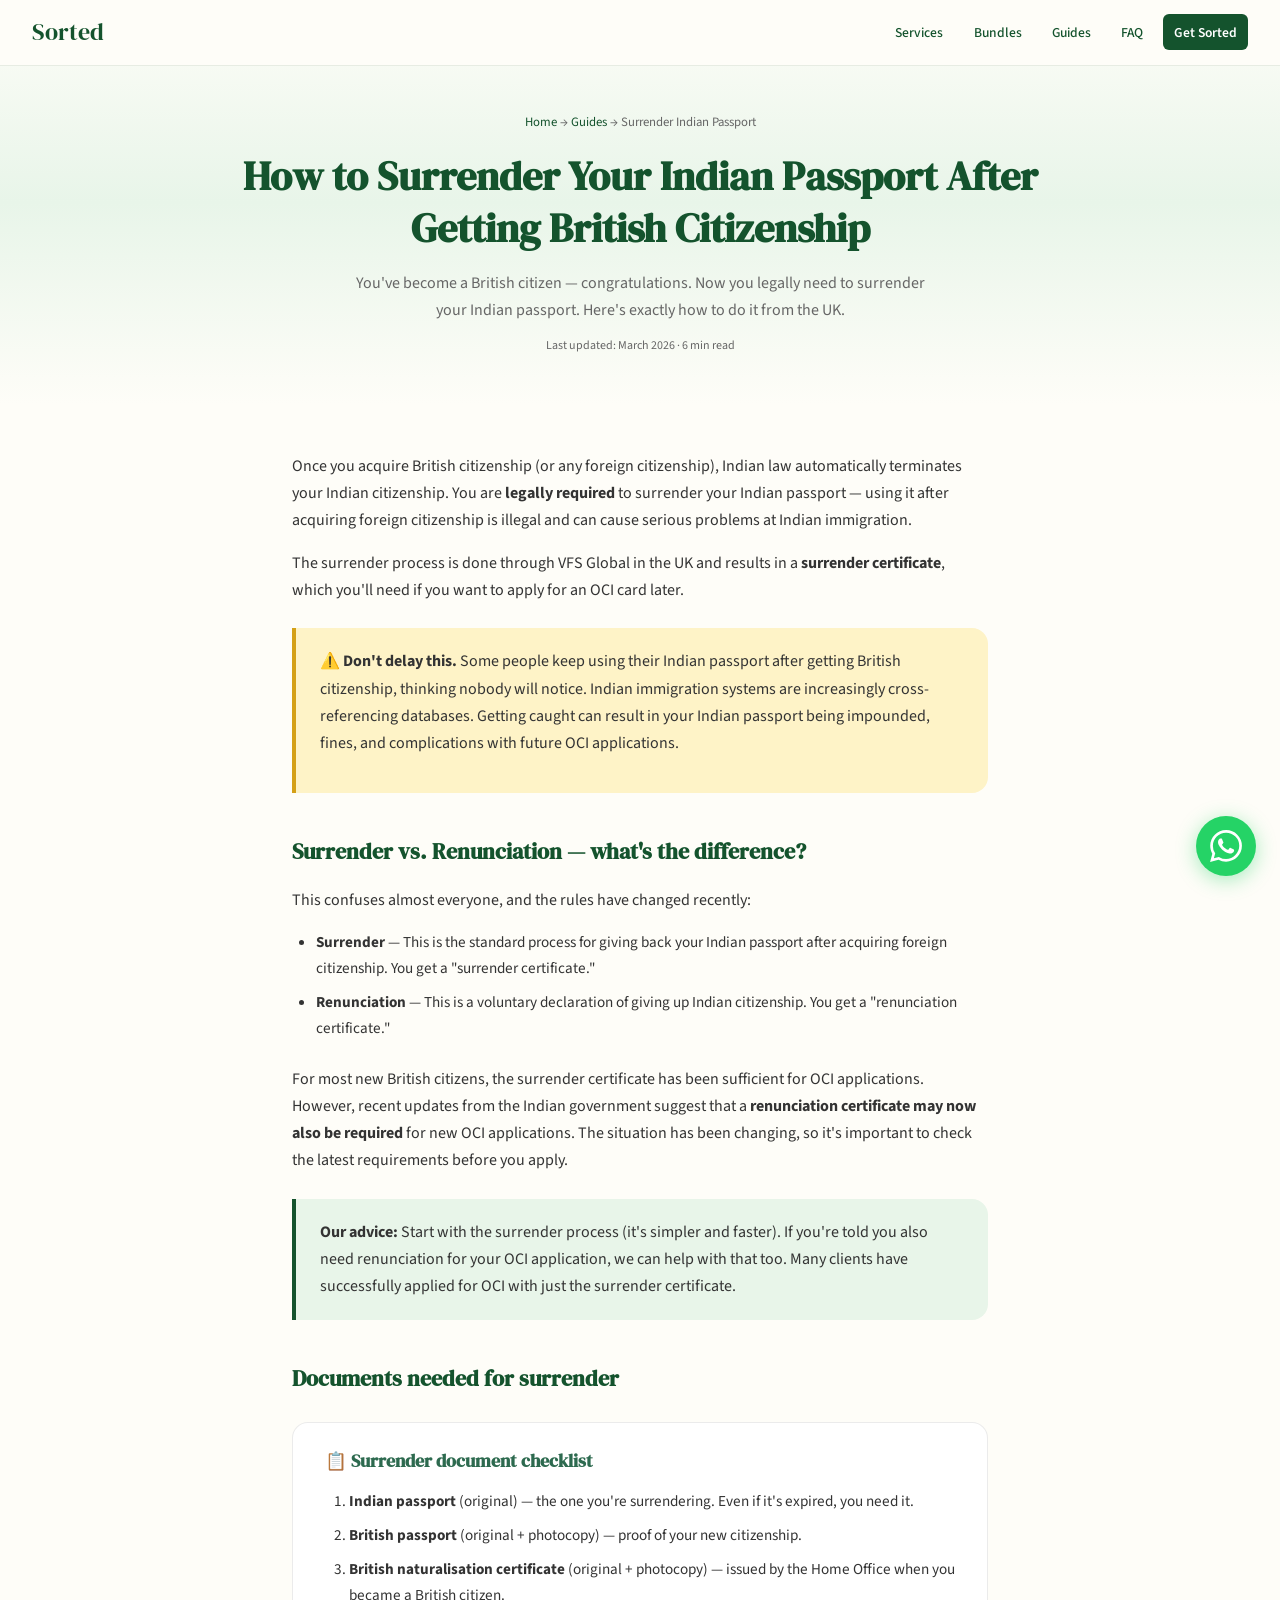
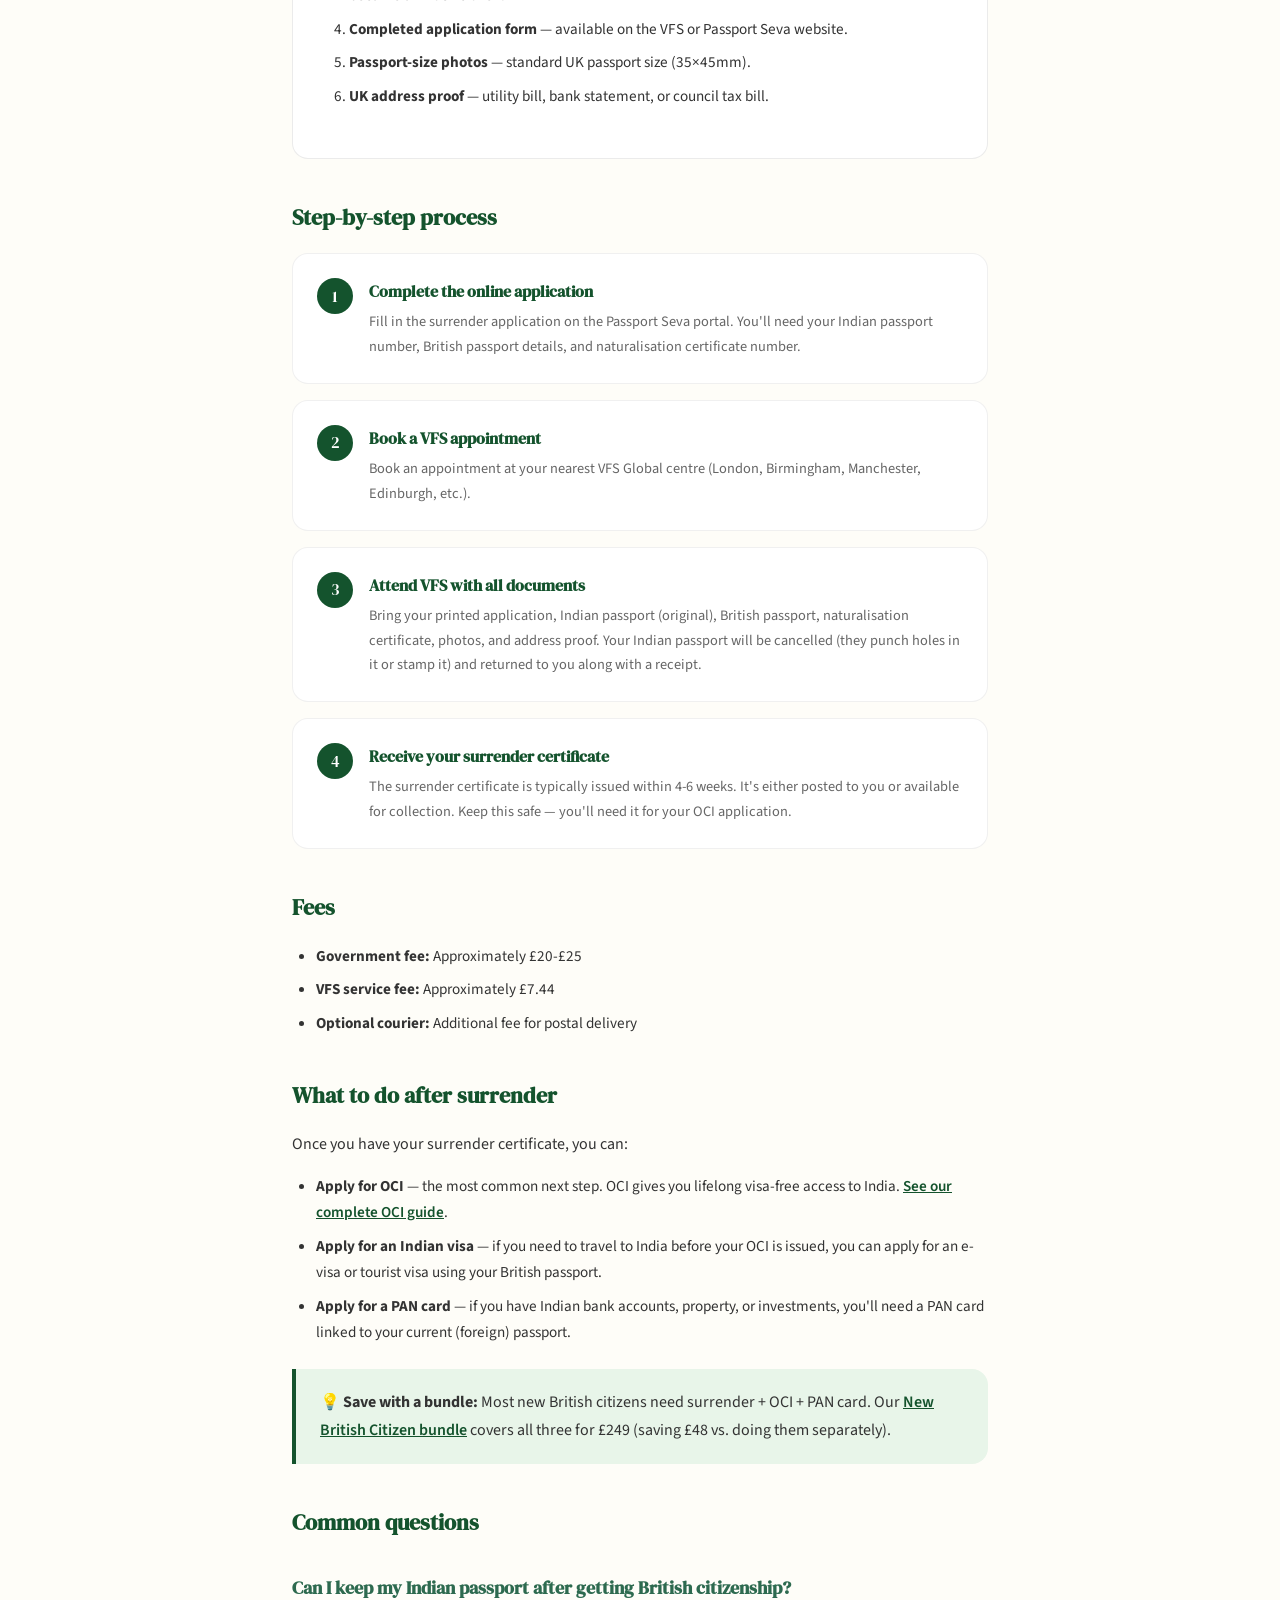
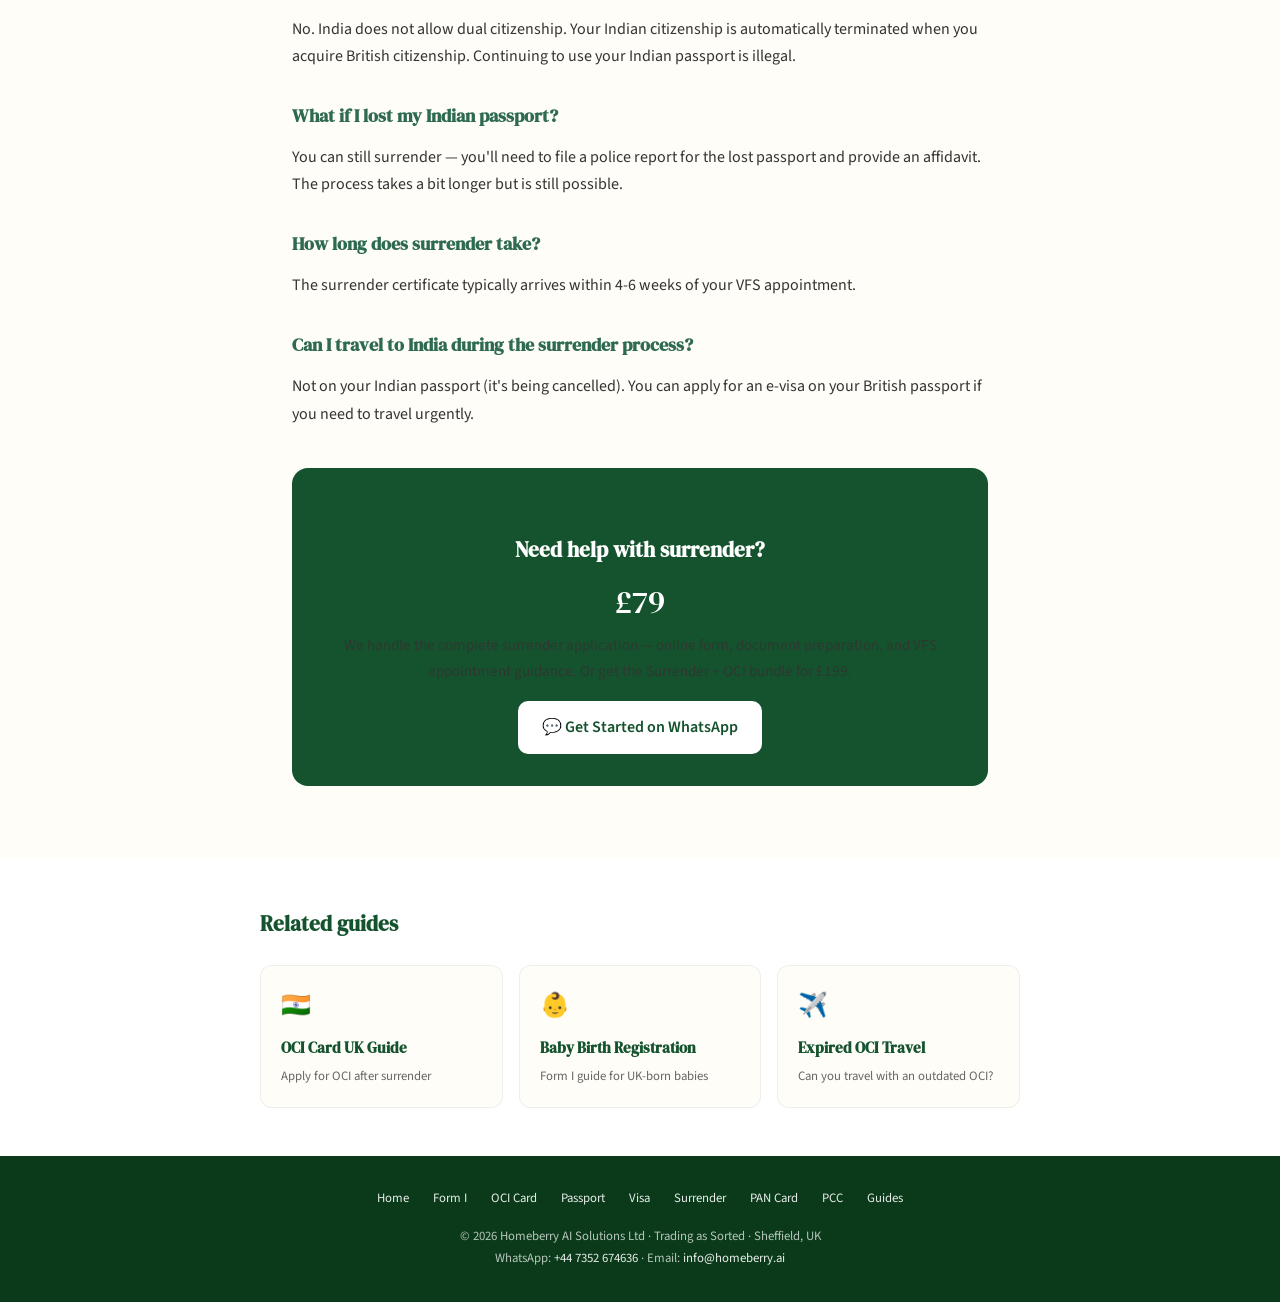
<file: guides/how-to-surrender-indian-passport-uk.html>
<!DOCTYPE html>
<html lang="en">
<head>
<meta charset="UTF-8">
<meta name="viewport" content="width=device-width, initial-scale=1.0">
<title>How to Surrender Indian Passport After Getting British Citizenship (2026) | Sorted</title>
<meta name="description" content="Step-by-step guide to surrendering your Indian passport after becoming a British citizen. Documents needed, VFS process, fees, timeline and what to do next (apply for OCI).">
<meta name="keywords" content="surrender Indian passport UK, surrender Indian passport after British citizenship, surrender certificate India, VFS surrender appointment, Indian passport surrender documents, renunciation vs surrender India">
<meta name="author" content="Homeberry AI Solutions Ltd">
<meta name="robots" content="index, follow">
<meta property="og:title" content="How to Surrender Indian Passport After Getting British Citizenship (2026)">
<meta property="og:description" content="Complete guide to surrendering your Indian passport in the UK. Process, documents, fees, and OCI application after.">
<link rel="canonical" href="https://homeberry.ai/guides/how-to-surrender-indian-passport-uk.html">
<link rel="preconnect" href="https://fonts.googleapis.com">
<link rel="preconnect" href="https://fonts.gstatic.com" crossorigin>
<link href="https://fonts.googleapis.com/css2?family=DM+Serif+Display&family=Source+Sans+3:wght@300;400;500;600;700&display=swap" rel="stylesheet">
<script type="application/ld+json">
{"@context":"https://schema.org","@type":"FAQPage","mainEntity":[
{"@type":"Question","name":"Is surrender the same as renunciation of Indian passport?","acceptedAnswer":{"@type":"Answer","text":"No. Surrender and renunciation are two different processes. Surrender is for people who acquired foreign citizenship and need to give up their Indian passport. Renunciation is a voluntary giving up of Indian citizenship. For most British Indians, you need the surrender certificate. However, recent changes mean some OCI applications now require a renunciation certificate — check current requirements before applying."}},
{"@type":"Question","name":"Can I keep my Indian passport after getting British citizenship?","acceptedAnswer":{"@type":"Answer","text":"No. India does not allow dual citizenship. Once you acquire British citizenship, your Indian citizenship is automatically terminated by law. You are legally required to surrender your Indian passport. Travelling on an Indian passport after acquiring British citizenship is illegal."}},
{"@type":"Question","name":"How long does surrender take?","acceptedAnswer":{"@type":"Answer","text":"The surrender certificate is typically issued within 4-6 weeks of your VFS submission. You can then use this certificate to apply for OCI."}},
{"@type":"Question","name":"Do I need to surrender before applying for OCI?","acceptedAnswer":{"@type":"Answer","text":"Yes. You must have a surrender certificate (and in some cases, a renunciation certificate) before you can apply for OCI. You cannot submit both applications simultaneously — surrender must be completed first."}}
]}
</script>
<style>
:root { --green: #14532d; --green-dark: #0a3a1a; --green-mid: #2d6a4f; --green-light: #e8f5e9; --green-glow: #40916c; --green-pale: #f0fdf4; --cream: #fefdf8; --gold: #d4a017; --white: #ffffff; --black: #111; --grey: #666; --font-display: 'DM Serif Display', serif; --font-body: 'Source Sans 3', sans-serif; --radius: 16px; --shadow-md: 0 8px 30px rgba(0,0,0,0.06); }
* { margin: 0; padding: 0; box-sizing: border-box; } html { scroll-behavior: smooth; }
body { font-family: var(--font-body); color: var(--black); background: var(--cream); line-height: 1.7; }
nav { position: fixed; top: 0; left: 0; right: 0; z-index: 1000; background: rgba(254,253,248,0.95); backdrop-filter: blur(10px); border-bottom: 1px solid rgba(20,83,45,0.1); padding: 0.75rem 2rem; display: flex; align-items: center; justify-content: space-between; }
nav .logo { font-family: var(--font-display); font-size: 1.5rem; color: var(--green); text-decoration: none; }
nav .nav-links { display: flex; gap: 0.5rem; flex-wrap: wrap; align-items: center; }
nav .nav-links a { font-size: 0.85rem; color: var(--green); text-decoration: none; padding: 0.4rem 0.7rem; border-radius: 6px; transition: all 0.2s; font-weight: 500; }
nav .nav-links a:hover { background: var(--green-light); }
nav .nav-links a.cta { background: var(--green); color: var(--white); font-weight: 600; }
.menu-toggle { display: none; background: none; border: none; font-size: 1.5rem; cursor: pointer; color: var(--green); }
.wiki-hero { padding: 7rem 2rem 3rem; text-align: center; background: linear-gradient(180deg, var(--cream) 0%, var(--green-light) 50%, var(--cream) 100%); }
.wiki-hero .breadcrumb { font-size: 0.8rem; color: var(--grey); margin-bottom: 1rem; } .wiki-hero .breadcrumb a { color: var(--green); text-decoration: none; }
.wiki-hero h1 { font-family: var(--font-display); font-size: clamp(1.6rem, 4vw, 2.5rem); color: var(--green); max-width: 800px; margin: 0 auto 1rem; line-height: 1.3; }
.wiki-hero .subtitle { font-size: 1rem; color: var(--grey); max-width: 600px; margin: 0 auto; }
.wiki-hero .last-updated { font-size: 0.75rem; color: var(--grey); margin-top: 0.75rem; }
.wiki-content { max-width: 760px; margin: 0 auto; padding: 3rem 2rem 2rem; }
.wiki-content h2 { font-family: var(--font-display); font-size: 1.4rem; color: var(--green); margin: 2.5rem 0 1rem; }
.wiki-content h3 { font-family: var(--font-display); font-size: 1.1rem; color: var(--green-mid); margin: 2rem 0 0.75rem; }
.wiki-content p { margin-bottom: 1rem; font-size: 1rem; color: #333; }
.wiki-content ul, .wiki-content ol { margin: 0.5rem 0 1.5rem 1.5rem; }
.wiki-content li { margin-bottom: 0.5rem; font-size: 0.95rem; color: #333; }
.wiki-content a { color: var(--green); font-weight: 600; }
.info-box { background: var(--green-light); border-left: 4px solid var(--green); padding: 1.25rem 1.5rem; border-radius: 0 var(--radius) var(--radius) 0; margin: 1.5rem 0; }
.info-box p { margin-bottom: 0.5rem; } .info-box p:last-child { margin-bottom: 0; }
.warning-box { background: #fef3c7; border-left: 4px solid var(--gold); padding: 1.25rem 1.5rem; border-radius: 0 var(--radius) var(--radius) 0; margin: 1.5rem 0; }
.doc-checklist { background: var(--white); border: 1px solid rgba(0,0,0,0.08); border-radius: var(--radius); padding: 1.5rem 2rem; margin: 1.5rem 0; }
.doc-checklist h3 { margin-top: 0; }
.step-box { background: var(--white); border-radius: var(--radius); padding: 1.5rem; margin: 1rem 0; border: 1px solid rgba(0,0,0,0.06); display: flex; gap: 1rem; align-items: flex-start; }
.step-num { width: 36px; height: 36px; border-radius: 50%; background: var(--green); color: var(--white); font-family: var(--font-display); font-size: 1rem; display: flex; align-items: center; justify-content: center; flex-shrink: 0; }
.step-box h4 { font-family: var(--font-display); font-size: 1rem; color: var(--green); margin-bottom: 0.3rem; }
.step-box p { font-size: 0.9rem; color: var(--grey); margin-bottom: 0; }
.cta-box { background: var(--green); color: var(--white); border-radius: var(--radius); padding: 2rem; text-align: center; margin: 2.5rem 0; }
.cta-box h3 { font-family: var(--font-display); font-size: 1.3rem; margin-bottom: 0.5rem; color: var(--white); }
.cta-box p { opacity: 0.85; margin-bottom: 1rem; font-size: 0.95rem; }
.cta-box .btn { display: inline-flex; align-items: center; gap: 0.5rem; padding: 0.8rem 1.5rem; border-radius: 10px; text-decoration: none; font-weight: 600; background: var(--white); color: var(--green); }
.cta-box .price { font-family: var(--font-display); font-size: 2rem; margin-bottom: 0.25rem; }
.related-articles { background: var(--white); padding: 3rem 2rem; }
.related-articles .inner { max-width: 760px; margin: 0 auto; }
.related-articles h2 { font-family: var(--font-display); font-size: 1.3rem; color: var(--green); margin-bottom: 1.5rem; }
.related-grid { display: grid; grid-template-columns: repeat(auto-fill, minmax(220px, 1fr)); gap: 1rem; }
.related-card { background: var(--cream); border-radius: 12px; padding: 1.25rem; border: 1px solid rgba(0,0,0,0.06); text-decoration: none; transition: all 0.2s; display: block; }
.related-card:hover { transform: translateY(-3px); box-shadow: var(--shadow-md); }
.related-card .emoji { font-size: 1.5rem; margin-bottom: 0.5rem; display: block; }
.related-card h4 { font-family: var(--font-display); font-size: 0.95rem; color: var(--green); margin-bottom: 0.3rem; }
.related-card p { font-size: 0.8rem; color: var(--grey); margin: 0; }
footer { background: var(--green-dark); color: rgba(255,255,255,0.7); padding: 2rem; text-align: center; font-size: 0.8rem; }
footer a { color: rgba(255,255,255,0.9); text-decoration: none; }
footer .footer-links { display: flex; justify-content: center; gap: 1.5rem; flex-wrap: wrap; margin-bottom: 1rem; }
.whatsapp-float { position: fixed; bottom: 24px; right: 24px; z-index: 999; width: 60px; height: 60px; border-radius: 50%; background: #25d366; display: flex; align-items: center; justify-content: center; box-shadow: 0 4px 20px rgba(37,211,102,0.4); text-decoration: none; transition: all 0.3s; }
.whatsapp-float:hover { transform: scale(1.1); } .whatsapp-float svg { width: 32px; height: 32px; fill: white; }
@media (max-width: 768px) { nav .nav-links { display: none; position: absolute; top: 100%; left: 0; right: 0; background: var(--white); flex-direction: column; padding: 1rem; } nav .nav-links.open { display: flex; } .menu-toggle { display: block; } .wiki-hero { padding: 5rem 1.5rem 2rem; } .wiki-content { padding: 2rem 1.5rem; } .step-box { flex-direction: column; } }
</style>
</head>
<body>
<nav>
  <a href="/" class="logo">Sorted</a>
  <button class="menu-toggle" onclick="document.querySelector('.nav-links').classList.toggle('open')">☰</button>
  <div class="nav-links"><a href="/#services">Services</a><a href="/#bundles">Bundles</a><a href="/guides/">Guides</a><a href="/#faq">FAQ</a><a href="https://wa.me/447352674636?text=Hi!%20I'd%20like%20to%20get%20started%20with%20Sorted" class="cta">Get Sorted</a></div>
</nav>

<section class="wiki-hero">
  <div class="breadcrumb"><a href="/">Home</a> → <a href="/guides/">Guides</a> → Surrender Indian Passport</div>
  <h1>How to Surrender Your Indian Passport After Getting British Citizenship</h1>
  <p class="subtitle">You've become a British citizen — congratulations. Now you legally need to surrender your Indian passport. Here's exactly how to do it from the UK.</p>
  <p class="last-updated">Last updated: March 2026 · 6 min read</p>
</section>

<div class="wiki-content">

  <p>Once you acquire British citizenship (or any foreign citizenship), Indian law automatically terminates your Indian citizenship. You are <strong>legally required</strong> to surrender your Indian passport — using it after acquiring foreign citizenship is illegal and can cause serious problems at Indian immigration.</p>

  <p>The surrender process is done through VFS Global in the UK and results in a <strong>surrender certificate</strong>, which you'll need if you want to apply for an OCI card later.</p>

  <div class="warning-box">
    <p><strong>⚠️ Don't delay this.</strong> Some people keep using their Indian passport after getting British citizenship, thinking nobody will notice. Indian immigration systems are increasingly cross-referencing databases. Getting caught can result in your Indian passport being impounded, fines, and complications with future OCI applications.</p>
  </div>

  <h2>Surrender vs. Renunciation — what's the difference?</h2>

  <p>This confuses almost everyone, and the rules have changed recently:</p>

  <ul>
    <li><strong>Surrender</strong> — This is the standard process for giving back your Indian passport after acquiring foreign citizenship. You get a "surrender certificate."</li>
    <li><strong>Renunciation</strong> — This is a voluntary declaration of giving up Indian citizenship. You get a "renunciation certificate."</li>
  </ul>

  <p>For most new British citizens, the surrender certificate has been sufficient for OCI applications. However, recent updates from the Indian government suggest that a <strong>renunciation certificate may now also be required</strong> for new OCI applications. The situation has been changing, so it's important to check the latest requirements before you apply.</p>

  <div class="info-box">
    <p><strong>Our advice:</strong> Start with the surrender process (it's simpler and faster). If you're told you also need renunciation for your OCI application, we can help with that too. Many clients have successfully applied for OCI with just the surrender certificate.</p>
  </div>

  <h2>Documents needed for surrender</h2>

  <div class="doc-checklist">
    <h3>📋 Surrender document checklist</h3>
    <ol>
      <li><strong>Indian passport</strong> (original) — the one you're surrendering. Even if it's expired, you need it.</li>
      <li><strong>British passport</strong> (original + photocopy) — proof of your new citizenship.</li>
      <li><strong>British naturalisation certificate</strong> (original + photocopy) — issued by the Home Office when you became a British citizen.</li>
      <li><strong>Completed application form</strong> — available on the VFS or Passport Seva website.</li>
      <li><strong>Passport-size photos</strong> — standard UK passport size (35×45mm).</li>
      <li><strong>UK address proof</strong> — utility bill, bank statement, or council tax bill.</li>
    </ol>
  </div>

  <h2>Step-by-step process</h2>

  <div class="step-box">
    <div class="step-num">1</div>
    <div><h4>Complete the online application</h4><p>Fill in the surrender application on the Passport Seva portal. You'll need your Indian passport number, British passport details, and naturalisation certificate number.</p></div>
  </div>

  <div class="step-box">
    <div class="step-num">2</div>
    <div><h4>Book a VFS appointment</h4><p>Book an appointment at your nearest VFS Global centre (London, Birmingham, Manchester, Edinburgh, etc.).</p></div>
  </div>

  <div class="step-box">
    <div class="step-num">3</div>
    <div><h4>Attend VFS with all documents</h4><p>Bring your printed application, Indian passport (original), British passport, naturalisation certificate, photos, and address proof. Your Indian passport will be cancelled (they punch holes in it or stamp it) and returned to you along with a receipt.</p></div>
  </div>

  <div class="step-box">
    <div class="step-num">4</div>
    <div><h4>Receive your surrender certificate</h4><p>The surrender certificate is typically issued within 4-6 weeks. It's either posted to you or available for collection. Keep this safe — you'll need it for your OCI application.</p></div>
  </div>

  <h2>Fees</h2>
  <ul>
    <li><strong>Government fee:</strong> Approximately £20-£25</li>
    <li><strong>VFS service fee:</strong> Approximately £7.44</li>
    <li><strong>Optional courier:</strong> Additional fee for postal delivery</li>
  </ul>

  <h2>What to do after surrender</h2>

  <p>Once you have your surrender certificate, you can:</p>
  <ul>
    <li><strong>Apply for OCI</strong> — the most common next step. OCI gives you lifelong visa-free access to India. <a href="/guides/oci-card-uk-complete-guide.html">See our complete OCI guide</a>.</li>
    <li><strong>Apply for an Indian visa</strong> — if you need to travel to India before your OCI is issued, you can apply for an e-visa or tourist visa using your British passport.</li>
    <li><strong>Apply for a PAN card</strong> — if you have Indian bank accounts, property, or investments, you'll need a PAN card linked to your current (foreign) passport.</li>
  </ul>

  <div class="info-box">
    <p><strong>💡 Save with a bundle:</strong> Most new British citizens need surrender + OCI + PAN card. Our <a href="/#bundles">New British Citizen bundle</a> covers all three for £249 (saving £48 vs. doing them separately).</p>
  </div>

  <h2>Common questions</h2>

  <h3>Can I keep my Indian passport after getting British citizenship?</h3>
  <p>No. India does not allow dual citizenship. Your Indian citizenship is automatically terminated when you acquire British citizenship. Continuing to use your Indian passport is illegal.</p>

  <h3>What if I lost my Indian passport?</h3>
  <p>You can still surrender — you'll need to file a police report for the lost passport and provide an affidavit. The process takes a bit longer but is still possible.</p>

  <h3>How long does surrender take?</h3>
  <p>The surrender certificate typically arrives within 4-6 weeks of your VFS appointment.</p>

  <h3>Can I travel to India during the surrender process?</h3>
  <p>Not on your Indian passport (it's being cancelled). You can apply for an e-visa on your British passport if you need to travel urgently.</p>

  <div class="cta-box">
    <h3>Need help with surrender?</h3>
    <div class="price">£79</div>
    <p>We handle the complete surrender application — online form, document preparation, and VFS appointment guidance. Or get the Surrender + OCI bundle for £199.</p>
    <a href="https://wa.me/447352674636?text=Hi!%20I%20need%20help%20surrendering%20my%20Indian%20passport" class="btn">💬 Get Started on WhatsApp</a>
  </div>
</div>

<section class="related-articles">
  <div class="inner">
    <h2>Related guides</h2>
    <div class="related-grid">
      <a href="/guides/oci-card-uk-complete-guide.html" class="related-card"><span class="emoji">🇮🇳</span><h4>OCI Card UK Guide</h4><p>Apply for OCI after surrender</p></a>
      <a href="/guides/how-to-register-baby-born-in-uk-as-indian-citizen.html" class="related-card"><span class="emoji">👶</span><h4>Baby Birth Registration</h4><p>Form I guide for UK-born babies</p></a>
      <a href="/guides/can-i-travel-to-india-with-expired-oci.html" class="related-card"><span class="emoji">✈️</span><h4>Expired OCI Travel</h4><p>Can you travel with an outdated OCI?</p></a>
    </div>
  </div>
</section>

<footer>
  <div class="footer-links"><a href="/">Home</a><a href="/form-i.html">Form I</a><a href="/oci.html">OCI Card</a><a href="/passport.html">Passport</a><a href="/visa.html">Visa</a><a href="/surrender.html">Surrender</a><a href="/pan-card.html">PAN Card</a><a href="/pcc.html">PCC</a><a href="/guides/">Guides</a></div>
  <p>© 2026 Homeberry AI Solutions Ltd · Trading as Sorted · Sheffield, UK</p>
  <p>WhatsApp: <a href="https://wa.me/447352674636">+44 7352 674636</a> · Email: <a href="mailto:info@homeberry.ai">info@homeberry.ai</a></p>
</footer>
<a href="https://wa.me/447352674636?text=Hi!%20I'd%20like%20to%20get%20my%20documents%20sorted" class="whatsapp-float" aria-label="Chat on WhatsApp"><svg viewBox="0 0 24 24"><path d="M17.472 14.382c-.297-.149-1.758-.867-2.03-.967-.273-.099-.471-.148-.67.15-.197.297-.767.966-.94 1.164-.173.199-.347.223-.644.075-.297-.15-1.255-.463-2.39-1.475-.883-.788-1.48-1.761-1.653-2.059-.173-.297-.018-.458.13-.606.134-.133.298-.347.446-.52.149-.174.198-.298.298-.497.099-.198.05-.371-.025-.52-.075-.149-.669-1.612-.916-2.207-.242-.579-.487-.5-.669-.51-.173-.008-.371-.01-.57-.01-.198 0-.52.074-.792.372-.272.297-1.04 1.016-1.04 2.479 0 1.462 1.065 2.875 1.213 3.074.149.198 2.096 3.2 5.077 4.487.709.306 1.262.489 1.694.625.712.227 1.36.195 1.871.118.571-.085 1.758-.719 2.006-1.413.248-.694.248-1.289.173-1.413-.074-.124-.272-.198-.57-.347m-5.421 7.403h-.004a9.87 9.87 0 01-5.031-1.378l-.361-.214-3.741.982.998-3.648-.235-.374a9.86 9.86 0 01-1.51-5.26c.001-5.45 4.436-9.884 9.888-9.884 2.64 0 5.122 1.03 6.988 2.898a9.825 9.825 0 012.893 6.994c-.003 5.45-4.437 9.884-9.885 9.884m8.413-18.297A11.815 11.815 0 0012.05 0C5.495 0 .16 5.335.157 11.892c0 2.096.547 4.142 1.588 5.945L.057 24l6.305-1.654a11.882 11.882 0 005.683 1.448h.005c6.554 0 11.89-5.335 11.893-11.893a11.821 11.821 0 00-3.48-8.413z"/></svg></a>
<script>document.querySelector('.menu-toggle').addEventListener('click',()=>{document.querySelector('.nav-links').classList.toggle('open')});</script>
</body>
</html>
</file>
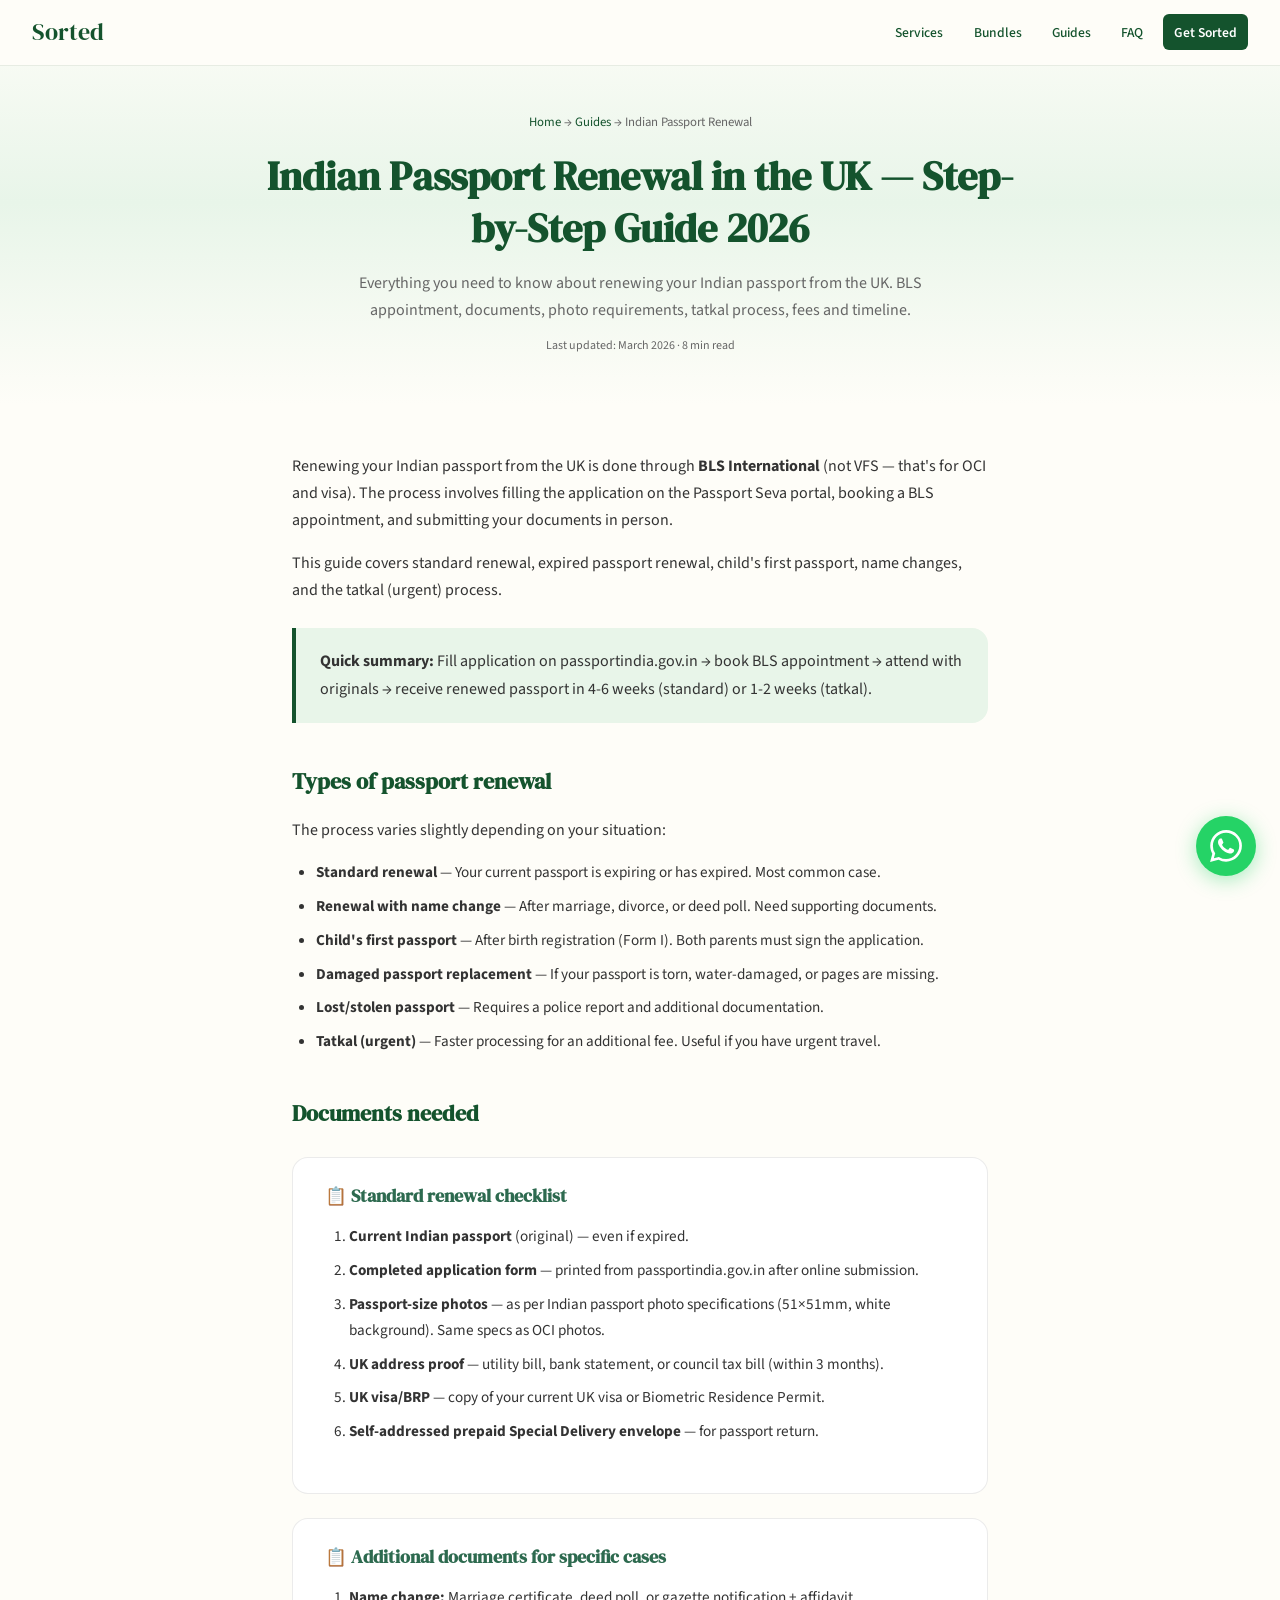
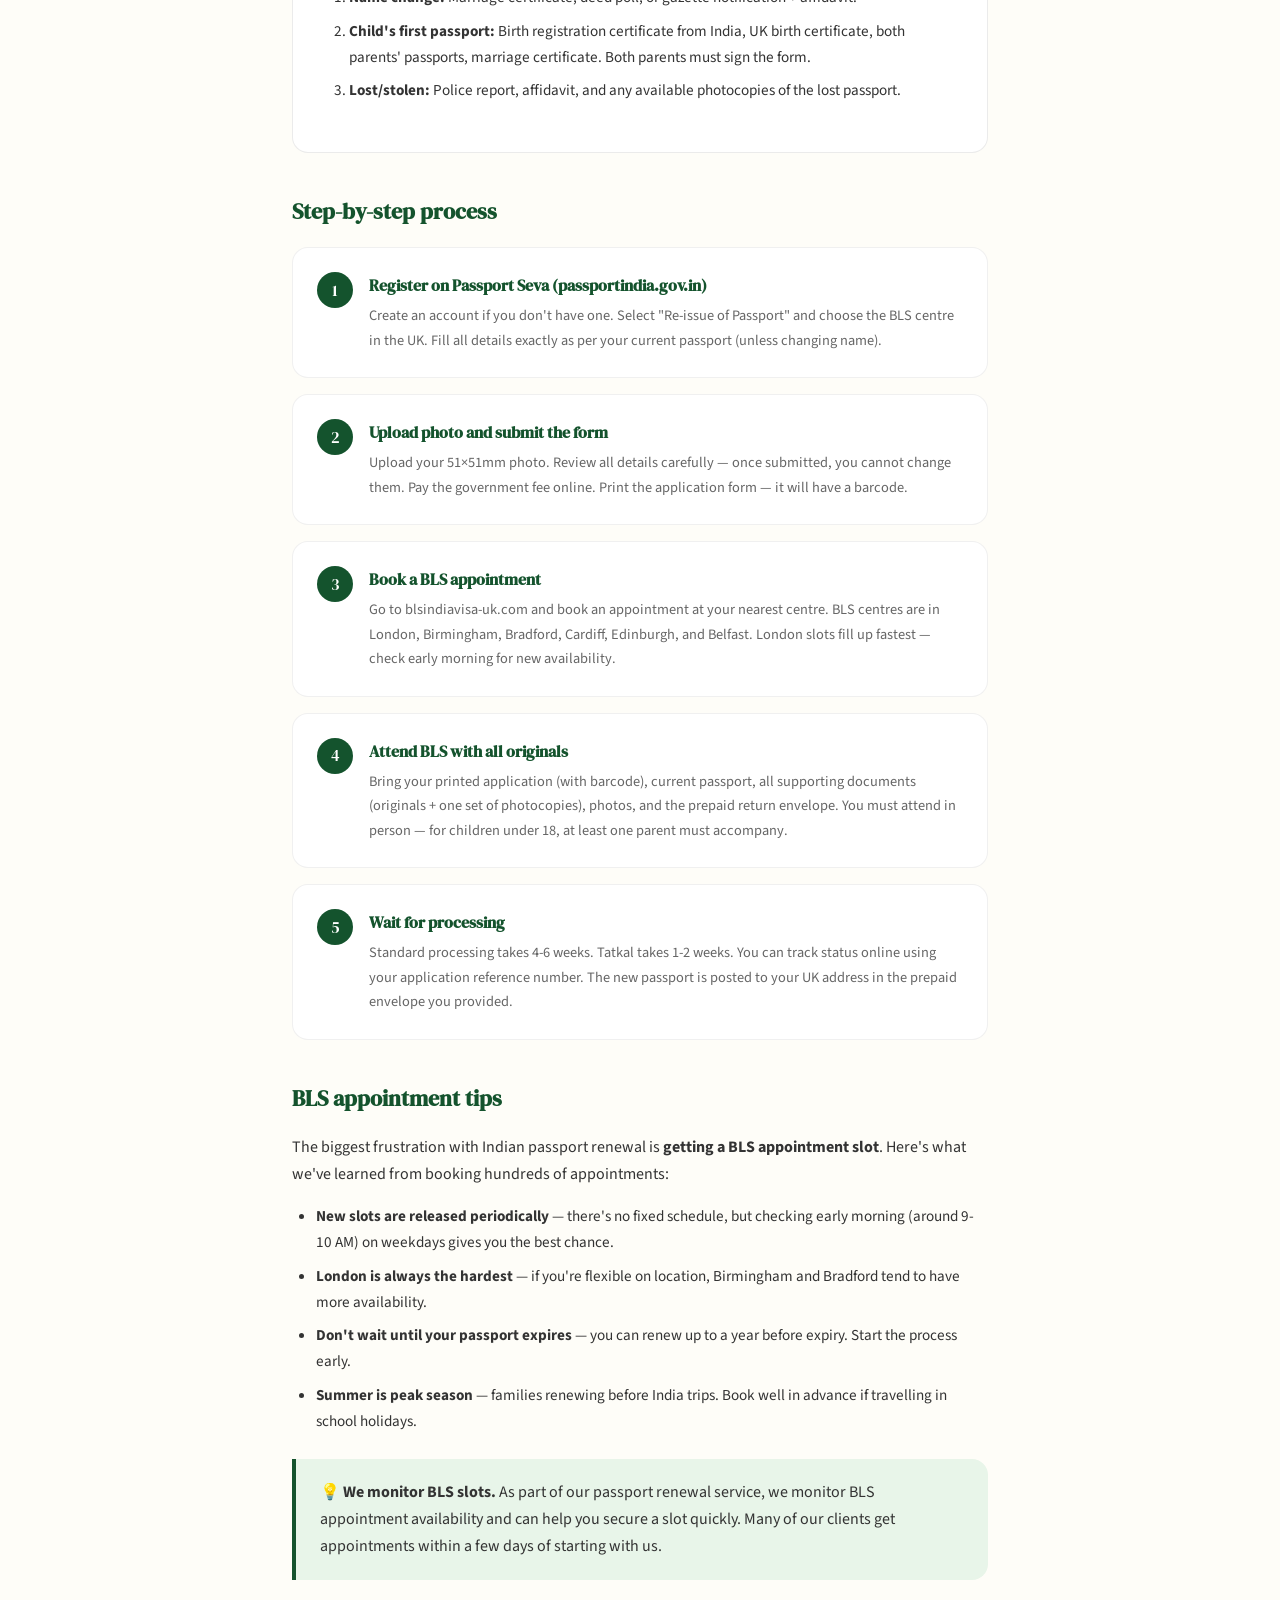
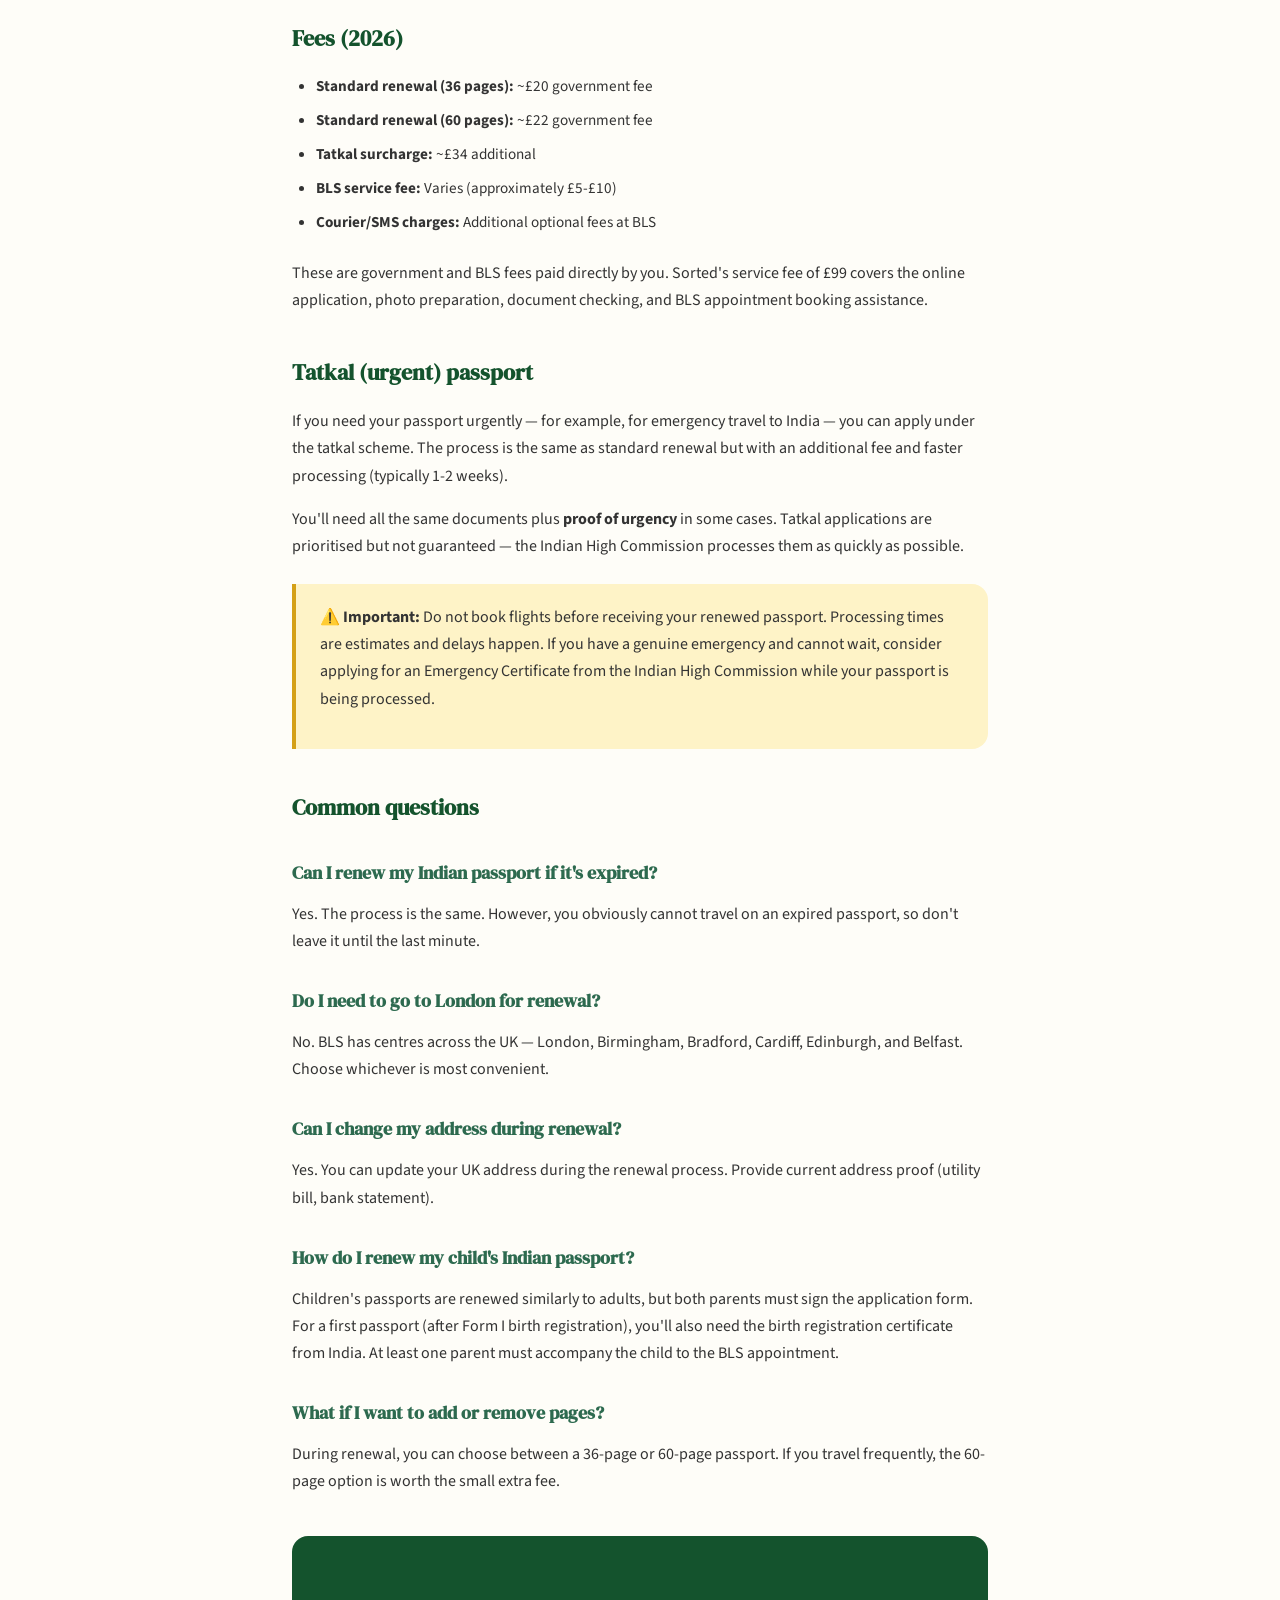
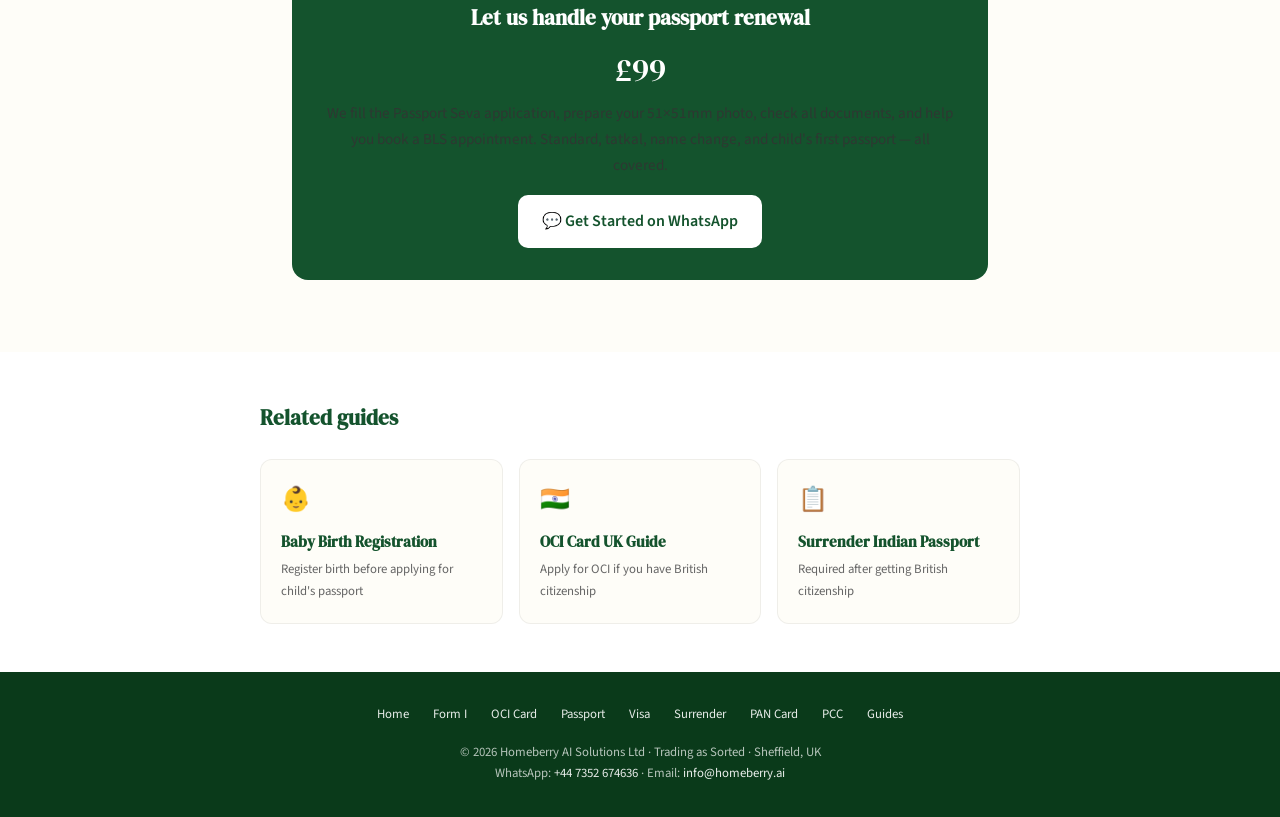
<file: guides/indian-passport-renewal-uk.html>
<!DOCTYPE html>
<html lang="en">
<head>
<meta charset="UTF-8">
<meta name="viewport" content="width=device-width, initial-scale=1.0">
<title>Indian Passport Renewal in the UK — Step-by-Step Guide 2026 | Sorted</title>
<meta name="description" content="How to renew your Indian passport from the UK in 2026. BLS appointment booking, documents needed, photo requirements, tatkal (urgent) process, fees, and timeline. Complete guide for adults and children.">
<meta name="keywords" content="Indian passport renewal UK, renew Indian passport UK, BLS appointment Indian passport, Indian passport renewal documents UK, tatkal passport UK, Indian passport for child UK, BLS Indian passport slots, Indian passport renewal timeline UK">
<meta name="author" content="Homeberry AI Solutions Ltd">
<meta name="robots" content="index, follow">
<link rel="canonical" href="https://homeberry.ai/guides/indian-passport-renewal-uk.html">
<link rel="preconnect" href="https://fonts.googleapis.com">
<link rel="preconnect" href="https://fonts.gstatic.com" crossorigin>
<link href="https://fonts.googleapis.com/css2?family=DM+Serif+Display&family=Source+Sans+3:wght@300;400;500;600;700&display=swap" rel="stylesheet">
<script type="application/ld+json">
{"@context":"https://schema.org","@type":"FAQPage","mainEntity":[
{"@type":"Question","name":"How long does Indian passport renewal take from the UK?","acceptedAnswer":{"@type":"Answer","text":"Standard renewal takes 4-6 weeks from your BLS appointment. Tatkal (urgent) processing can take 1-2 weeks but costs significantly more. Processing times vary and delays beyond these timeframes are common during peak periods."}},
{"@type":"Question","name":"How do I book a BLS appointment for Indian passport?","acceptedAnswer":{"@type":"Answer","text":"BLS appointments are booked online through the BLS International website (blsindiavisa-uk.com). Slots open periodically and fill up fast — especially London slots. You need to check regularly or book as soon as slots become available. BLS centres are in London, Birmingham, Bradford, Cardiff, Edinburgh, and Belfast."}},
{"@type":"Question","name":"Can I renew my Indian passport if it's already expired?","acceptedAnswer":{"@type":"Answer","text":"Yes. You can renew an expired Indian passport from the UK. The process is the same as a standard renewal. However, you cannot travel on an expired passport, so plan ahead and renew before expiry if possible."}},
{"@type":"Question","name":"What is the fee for Indian passport renewal in the UK?","acceptedAnswer":{"@type":"Answer","text":"The government fee for standard adult passport renewal is approximately £20 (36 pages) or £22 (60 pages). Tatkal processing costs an additional £34. BLS service charges are separate and vary. These fees are paid directly at the BLS centre."}},
{"@type":"Question","name":"Can I change my name on Indian passport during renewal?","acceptedAnswer":{"@type":"Answer","text":"Yes. Name changes can be done during renewal. You will need supporting documents such as a marriage certificate (for change after marriage), deed poll, or gazette notification. The process may take slightly longer than a standard renewal."}}
]}
</script>
<style>
:root { --green: #14532d; --green-dark: #0a3a1a; --green-mid: #2d6a4f; --green-light: #e8f5e9; --cream: #fefdf8; --gold: #d4a017; --white: #ffffff; --black: #111; --grey: #666; --font-display: 'DM Serif Display', serif; --font-body: 'Source Sans 3', sans-serif; --radius: 16px; --shadow-md: 0 8px 30px rgba(0,0,0,0.06); }
* { margin: 0; padding: 0; box-sizing: border-box; } html { scroll-behavior: smooth; }
body { font-family: var(--font-body); color: var(--black); background: var(--cream); line-height: 1.7; }
nav { position: fixed; top: 0; left: 0; right: 0; z-index: 1000; background: rgba(254,253,248,0.95); backdrop-filter: blur(10px); border-bottom: 1px solid rgba(20,83,45,0.1); padding: 0.75rem 2rem; display: flex; align-items: center; justify-content: space-between; }
nav .logo { font-family: var(--font-display); font-size: 1.5rem; color: var(--green); text-decoration: none; }
nav .nav-links { display: flex; gap: 0.5rem; flex-wrap: wrap; align-items: center; }
nav .nav-links a { font-size: 0.85rem; color: var(--green); text-decoration: none; padding: 0.4rem 0.7rem; border-radius: 6px; transition: all 0.2s; font-weight: 500; }
nav .nav-links a:hover { background: var(--green-light); } nav .nav-links a.cta { background: var(--green); color: var(--white); font-weight: 600; }
.menu-toggle { display: none; background: none; border: none; font-size: 1.5rem; cursor: pointer; color: var(--green); }
.wiki-hero { padding: 7rem 2rem 3rem; text-align: center; background: linear-gradient(180deg, var(--cream) 0%, var(--green-light) 50%, var(--cream) 100%); }
.wiki-hero .breadcrumb { font-size: 0.8rem; color: var(--grey); margin-bottom: 1rem; } .wiki-hero .breadcrumb a { color: var(--green); text-decoration: none; }
.wiki-hero h1 { font-family: var(--font-display); font-size: clamp(1.6rem, 4vw, 2.5rem); color: var(--green); max-width: 800px; margin: 0 auto 1rem; line-height: 1.3; }
.wiki-hero .subtitle { font-size: 1rem; color: var(--grey); max-width: 600px; margin: 0 auto; }
.wiki-hero .last-updated { font-size: 0.75rem; color: var(--grey); margin-top: 0.75rem; }
.wiki-content { max-width: 760px; margin: 0 auto; padding: 3rem 2rem 2rem; }
.wiki-content h2 { font-family: var(--font-display); font-size: 1.4rem; color: var(--green); margin: 2.5rem 0 1rem; }
.wiki-content h3 { font-family: var(--font-display); font-size: 1.1rem; color: var(--green-mid); margin: 2rem 0 0.75rem; }
.wiki-content p { margin-bottom: 1rem; font-size: 1rem; color: #333; }
.wiki-content ul, .wiki-content ol { margin: 0.5rem 0 1.5rem 1.5rem; }
.wiki-content li { margin-bottom: 0.5rem; font-size: 0.95rem; color: #333; }
.wiki-content a { color: var(--green); font-weight: 600; }
.info-box { background: var(--green-light); border-left: 4px solid var(--green); padding: 1.25rem 1.5rem; border-radius: 0 var(--radius) var(--radius) 0; margin: 1.5rem 0; }
.info-box p { margin-bottom: 0.5rem; } .info-box p:last-child { margin-bottom: 0; }
.warning-box { background: #fef3c7; border-left: 4px solid var(--gold); padding: 1.25rem 1.5rem; border-radius: 0 var(--radius) var(--radius) 0; margin: 1.5rem 0; }
.doc-checklist { background: var(--white); border: 1px solid rgba(0,0,0,0.08); border-radius: var(--radius); padding: 1.5rem 2rem; margin: 1.5rem 0; } .doc-checklist h3 { margin-top: 0; }
.step-box { background: var(--white); border-radius: var(--radius); padding: 1.5rem; margin: 1rem 0; border: 1px solid rgba(0,0,0,0.06); display: flex; gap: 1rem; align-items: flex-start; }
.step-num { width: 36px; height: 36px; border-radius: 50%; background: var(--green); color: var(--white); font-family: var(--font-display); font-size: 1rem; display: flex; align-items: center; justify-content: center; flex-shrink: 0; }
.step-box h4 { font-family: var(--font-display); font-size: 1rem; color: var(--green); margin-bottom: 0.3rem; }
.step-box p { font-size: 0.9rem; color: var(--grey); margin-bottom: 0; }
.cta-box { background: var(--green); color: var(--white); border-radius: var(--radius); padding: 2rem; text-align: center; margin: 2.5rem 0; }
.cta-box h3 { font-family: var(--font-display); font-size: 1.3rem; margin-bottom: 0.5rem; color: var(--white); }
.cta-box p { opacity: 0.85; margin-bottom: 1rem; font-size: 0.95rem; }
.cta-box .btn { display: inline-flex; align-items: center; gap: 0.5rem; padding: 0.8rem 1.5rem; border-radius: 10px; text-decoration: none; font-weight: 600; background: var(--white); color: var(--green); }
.cta-box .price { font-family: var(--font-display); font-size: 2rem; margin-bottom: 0.25rem; }
.related-articles { background: var(--white); padding: 3rem 2rem; }
.related-articles .inner { max-width: 760px; margin: 0 auto; }
.related-articles h2 { font-family: var(--font-display); font-size: 1.3rem; color: var(--green); margin-bottom: 1.5rem; }
.related-grid { display: grid; grid-template-columns: repeat(auto-fill, minmax(220px, 1fr)); gap: 1rem; }
.related-card { background: var(--cream); border-radius: 12px; padding: 1.25rem; border: 1px solid rgba(0,0,0,0.06); text-decoration: none; transition: all 0.2s; display: block; }
.related-card:hover { transform: translateY(-3px); box-shadow: var(--shadow-md); }
.related-card .emoji { font-size: 1.5rem; margin-bottom: 0.5rem; display: block; }
.related-card h4 { font-family: var(--font-display); font-size: 0.95rem; color: var(--green); margin-bottom: 0.3rem; }
.related-card p { font-size: 0.8rem; color: var(--grey); margin: 0; }
footer { background: var(--green-dark); color: rgba(255,255,255,0.7); padding: 2rem; text-align: center; font-size: 0.8rem; }
footer a { color: rgba(255,255,255,0.9); text-decoration: none; }
footer .footer-links { display: flex; justify-content: center; gap: 1.5rem; flex-wrap: wrap; margin-bottom: 1rem; }
.whatsapp-float { position: fixed; bottom: 24px; right: 24px; z-index: 999; width: 60px; height: 60px; border-radius: 50%; background: #25d366; display: flex; align-items: center; justify-content: center; box-shadow: 0 4px 20px rgba(37,211,102,0.4); text-decoration: none; transition: all 0.3s; }
.whatsapp-float:hover { transform: scale(1.1); } .whatsapp-float svg { width: 32px; height: 32px; fill: white; }
@media (max-width: 768px) { nav .nav-links { display: none; position: absolute; top: 100%; left: 0; right: 0; background: var(--white); flex-direction: column; padding: 1rem; } nav .nav-links.open { display: flex; } .menu-toggle { display: block; } .wiki-hero { padding: 5rem 1.5rem 2rem; } .wiki-content { padding: 2rem 1.5rem; } .step-box { flex-direction: column; } }
</style>
</head>
<body>
<nav>
  <a href="/" class="logo">Sorted</a>
  <button class="menu-toggle" onclick="document.querySelector('.nav-links').classList.toggle('open')">☰</button>
  <div class="nav-links"><a href="/#services">Services</a><a href="/#bundles">Bundles</a><a href="/guides/">Guides</a><a href="/#faq">FAQ</a><a href="https://wa.me/447352674636?text=Hi!%20I'd%20like%20to%20get%20started%20with%20Sorted" class="cta">Get Sorted</a></div>
</nav>

<section class="wiki-hero">
  <div class="breadcrumb"><a href="/">Home</a> → <a href="/guides/">Guides</a> → Indian Passport Renewal</div>
  <h1>Indian Passport Renewal in the UK — Step-by-Step Guide 2026</h1>
  <p class="subtitle">Everything you need to know about renewing your Indian passport from the UK. BLS appointment, documents, photo requirements, tatkal process, fees and timeline.</p>
  <p class="last-updated">Last updated: March 2026 · 8 min read</p>
</section>

<div class="wiki-content">

  <p>Renewing your Indian passport from the UK is done through <strong>BLS International</strong> (not VFS — that's for OCI and visa). The process involves filling the application on the Passport Seva portal, booking a BLS appointment, and submitting your documents in person.</p>

  <p>This guide covers standard renewal, expired passport renewal, child's first passport, name changes, and the tatkal (urgent) process.</p>

  <div class="info-box">
    <p><strong>Quick summary:</strong> Fill application on passportindia.gov.in → book BLS appointment → attend with originals → receive renewed passport in 4-6 weeks (standard) or 1-2 weeks (tatkal).</p>
  </div>

  <h2>Types of passport renewal</h2>

  <p>The process varies slightly depending on your situation:</p>
  <ul>
    <li><strong>Standard renewal</strong> — Your current passport is expiring or has expired. Most common case.</li>
    <li><strong>Renewal with name change</strong> — After marriage, divorce, or deed poll. Need supporting documents.</li>
    <li><strong>Child's first passport</strong> — After birth registration (Form I). Both parents must sign the application.</li>
    <li><strong>Damaged passport replacement</strong> — If your passport is torn, water-damaged, or pages are missing.</li>
    <li><strong>Lost/stolen passport</strong> — Requires a police report and additional documentation.</li>
    <li><strong>Tatkal (urgent)</strong> — Faster processing for an additional fee. Useful if you have urgent travel.</li>
  </ul>

  <h2>Documents needed</h2>

  <div class="doc-checklist">
    <h3>📋 Standard renewal checklist</h3>
    <ol>
      <li><strong>Current Indian passport</strong> (original) — even if expired.</li>
      <li><strong>Completed application form</strong> — printed from passportindia.gov.in after online submission.</li>
      <li><strong>Passport-size photos</strong> — as per Indian passport photo specifications (51×51mm, white background). Same specs as OCI photos.</li>
      <li><strong>UK address proof</strong> — utility bill, bank statement, or council tax bill (within 3 months).</li>
      <li><strong>UK visa/BRP</strong> — copy of your current UK visa or Biometric Residence Permit.</li>
      <li><strong>Self-addressed prepaid Special Delivery envelope</strong> — for passport return.</li>
    </ol>
  </div>

  <div class="doc-checklist">
    <h3>📋 Additional documents for specific cases</h3>
    <ol>
      <li><strong>Name change:</strong> Marriage certificate, deed poll, or gazette notification + affidavit.</li>
      <li><strong>Child's first passport:</strong> Birth registration certificate from India, UK birth certificate, both parents' passports, marriage certificate. Both parents must sign the form.</li>
      <li><strong>Lost/stolen:</strong> Police report, affidavit, and any available photocopies of the lost passport.</li>
    </ol>
  </div>

  <h2>Step-by-step process</h2>

  <div class="step-box">
    <div class="step-num">1</div>
    <div><h4>Register on Passport Seva (passportindia.gov.in)</h4><p>Create an account if you don't have one. Select "Re-issue of Passport" and choose the BLS centre in the UK. Fill all details exactly as per your current passport (unless changing name).</p></div>
  </div>

  <div class="step-box">
    <div class="step-num">2</div>
    <div><h4>Upload photo and submit the form</h4><p>Upload your 51×51mm photo. Review all details carefully — once submitted, you cannot change them. Pay the government fee online. Print the application form — it will have a barcode.</p></div>
  </div>

  <div class="step-box">
    <div class="step-num">3</div>
    <div><h4>Book a BLS appointment</h4><p>Go to blsindiavisa-uk.com and book an appointment at your nearest centre. BLS centres are in London, Birmingham, Bradford, Cardiff, Edinburgh, and Belfast. London slots fill up fastest — check early morning for new availability.</p></div>
  </div>

  <div class="step-box">
    <div class="step-num">4</div>
    <div><h4>Attend BLS with all originals</h4><p>Bring your printed application (with barcode), current passport, all supporting documents (originals + one set of photocopies), photos, and the prepaid return envelope. You must attend in person — for children under 18, at least one parent must accompany.</p></div>
  </div>

  <div class="step-box">
    <div class="step-num">5</div>
    <div><h4>Wait for processing</h4><p>Standard processing takes 4-6 weeks. Tatkal takes 1-2 weeks. You can track status online using your application reference number. The new passport is posted to your UK address in the prepaid envelope you provided.</p></div>
  </div>

  <h2>BLS appointment tips</h2>

  <p>The biggest frustration with Indian passport renewal is <strong>getting a BLS appointment slot</strong>. Here's what we've learned from booking hundreds of appointments:</p>

  <ul>
    <li><strong>New slots are released periodically</strong> — there's no fixed schedule, but checking early morning (around 9-10 AM) on weekdays gives you the best chance.</li>
    <li><strong>London is always the hardest</strong> — if you're flexible on location, Birmingham and Bradford tend to have more availability.</li>
    <li><strong>Don't wait until your passport expires</strong> — you can renew up to a year before expiry. Start the process early.</li>
    <li><strong>Summer is peak season</strong> — families renewing before India trips. Book well in advance if travelling in school holidays.</li>
  </ul>

  <div class="info-box">
    <p><strong>💡 We monitor BLS slots.</strong> As part of our passport renewal service, we monitor BLS appointment availability and can help you secure a slot quickly. Many of our clients get appointments within a few days of starting with us.</p>
  </div>

  <h2>Fees (2026)</h2>

  <ul>
    <li><strong>Standard renewal (36 pages):</strong> ~£20 government fee</li>
    <li><strong>Standard renewal (60 pages):</strong> ~£22 government fee</li>
    <li><strong>Tatkal surcharge:</strong> ~£34 additional</li>
    <li><strong>BLS service fee:</strong> Varies (approximately £5-£10)</li>
    <li><strong>Courier/SMS charges:</strong> Additional optional fees at BLS</li>
  </ul>

  <p>These are government and BLS fees paid directly by you. Sorted's service fee of £99 covers the online application, photo preparation, document checking, and BLS appointment booking assistance.</p>

  <h2>Tatkal (urgent) passport</h2>

  <p>If you need your passport urgently — for example, for emergency travel to India — you can apply under the tatkal scheme. The process is the same as standard renewal but with an additional fee and faster processing (typically 1-2 weeks).</p>

  <p>You'll need all the same documents plus <strong>proof of urgency</strong> in some cases. Tatkal applications are prioritised but not guaranteed — the Indian High Commission processes them as quickly as possible.</p>

  <div class="warning-box">
    <p><strong>⚠️ Important:</strong> Do not book flights before receiving your renewed passport. Processing times are estimates and delays happen. If you have a genuine emergency and cannot wait, consider applying for an Emergency Certificate from the Indian High Commission while your passport is being processed.</p>
  </div>

  <h2>Common questions</h2>

  <h3>Can I renew my Indian passport if it's expired?</h3>
  <p>Yes. The process is the same. However, you obviously cannot travel on an expired passport, so don't leave it until the last minute.</p>

  <h3>Do I need to go to London for renewal?</h3>
  <p>No. BLS has centres across the UK — London, Birmingham, Bradford, Cardiff, Edinburgh, and Belfast. Choose whichever is most convenient.</p>

  <h3>Can I change my address during renewal?</h3>
  <p>Yes. You can update your UK address during the renewal process. Provide current address proof (utility bill, bank statement).</p>

  <h3>How do I renew my child's Indian passport?</h3>
  <p>Children's passports are renewed similarly to adults, but both parents must sign the application form. For a first passport (after Form I birth registration), you'll also need the birth registration certificate from India. At least one parent must accompany the child to the BLS appointment.</p>

  <h3>What if I want to add or remove pages?</h3>
  <p>During renewal, you can choose between a 36-page or 60-page passport. If you travel frequently, the 60-page option is worth the small extra fee.</p>

  <div class="cta-box">
    <h3>Let us handle your passport renewal</h3>
    <div class="price">£99</div>
    <p>We fill the Passport Seva application, prepare your 51×51mm photo, check all documents, and help you book a BLS appointment. Standard, tatkal, name change, and child's first passport — all covered.</p>
    <a href="https://wa.me/447352674636?text=Hi!%20I%20need%20help%20renewing%20my%20Indian%20passport" class="btn">💬 Get Started on WhatsApp</a>
  </div>
</div>

<section class="related-articles">
  <div class="inner">
    <h2>Related guides</h2>
    <div class="related-grid">
      <a href="/guides/how-to-register-baby-born-in-uk-as-indian-citizen.html" class="related-card"><span class="emoji">👶</span><h4>Baby Birth Registration</h4><p>Register birth before applying for child's passport</p></a>
      <a href="/guides/oci-card-uk-complete-guide.html" class="related-card"><span class="emoji">🇮🇳</span><h4>OCI Card UK Guide</h4><p>Apply for OCI if you have British citizenship</p></a>
      <a href="/guides/how-to-surrender-indian-passport-uk.html" class="related-card"><span class="emoji">📋</span><h4>Surrender Indian Passport</h4><p>Required after getting British citizenship</p></a>
    </div>
  </div>
</section>

<footer>
  <div class="footer-links"><a href="/">Home</a><a href="/form-i.html">Form I</a><a href="/oci.html">OCI Card</a><a href="/passport.html">Passport</a><a href="/visa.html">Visa</a><a href="/surrender.html">Surrender</a><a href="/pan-card.html">PAN Card</a><a href="/pcc.html">PCC</a><a href="/guides/">Guides</a></div>
  <p>© 2026 Homeberry AI Solutions Ltd · Trading as Sorted · Sheffield, UK</p>
  <p>WhatsApp: <a href="https://wa.me/447352674636">+44 7352 674636</a> · Email: <a href="mailto:info@homeberry.ai">info@homeberry.ai</a></p>
</footer>
<a href="https://wa.me/447352674636?text=Hi!%20I'd%20like%20to%20get%20my%20documents%20sorted" class="whatsapp-float" aria-label="Chat on WhatsApp"><svg viewBox="0 0 24 24"><path d="M17.472 14.382c-.297-.149-1.758-.867-2.03-.967-.273-.099-.471-.148-.67.15-.197.297-.767.966-.94 1.164-.173.199-.347.223-.644.075-.297-.15-1.255-.463-2.39-1.475-.883-.788-1.48-1.761-1.653-2.059-.173-.297-.018-.458.13-.606.134-.133.298-.347.446-.52.149-.174.198-.298.298-.497.099-.198.05-.371-.025-.52-.075-.149-.669-1.612-.916-2.207-.242-.579-.487-.5-.669-.51-.173-.008-.371-.01-.57-.01-.198 0-.52.074-.792.372-.272.297-1.04 1.016-1.04 2.479 0 1.462 1.065 2.875 1.213 3.074.149.198 2.096 3.2 5.077 4.487.709.306 1.262.489 1.694.625.712.227 1.36.195 1.871.118.571-.085 1.758-.719 2.006-1.413.248-.694.248-1.289.173-1.413-.074-.124-.272-.198-.57-.347m-5.421 7.403h-.004a9.87 9.87 0 01-5.031-1.378l-.361-.214-3.741.982.998-3.648-.235-.374a9.86 9.86 0 01-1.51-5.26c.001-5.45 4.436-9.884 9.888-9.884 2.64 0 5.122 1.03 6.988 2.898a9.825 9.825 0 012.893 6.994c-.003 5.45-4.437 9.884-9.885 9.884m8.413-18.297A11.815 11.815 0 0012.05 0C5.495 0 .16 5.335.157 11.892c0 2.096.547 4.142 1.588 5.945L.057 24l6.305-1.654a11.882 11.882 0 005.683 1.448h.005c6.554 0 11.89-5.335 11.893-11.893a11.821 11.821 0 00-3.48-8.413z"/></svg></a>
<script>document.querySelector('.menu-toggle').addEventListener('click',()=>{document.querySelector('.nav-links').classList.toggle('open')});</script>
</body>
</html>
</file>
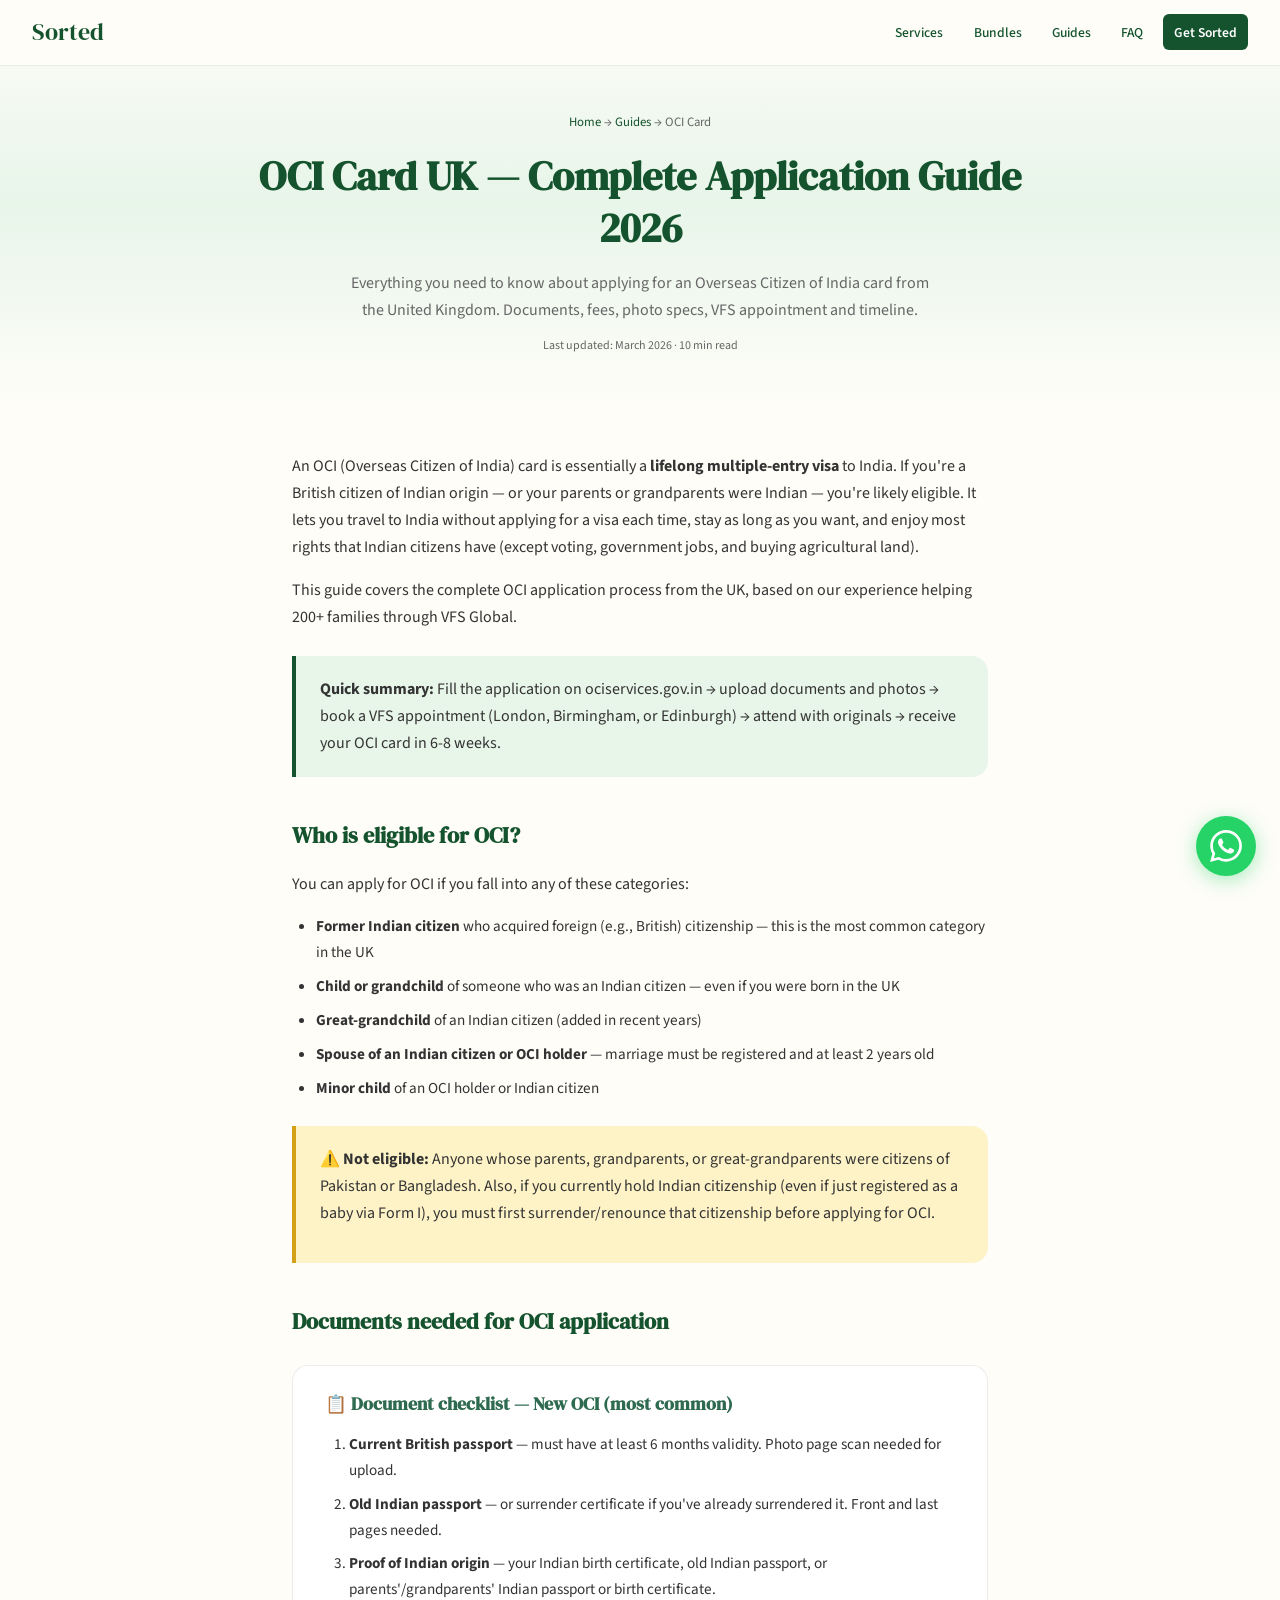
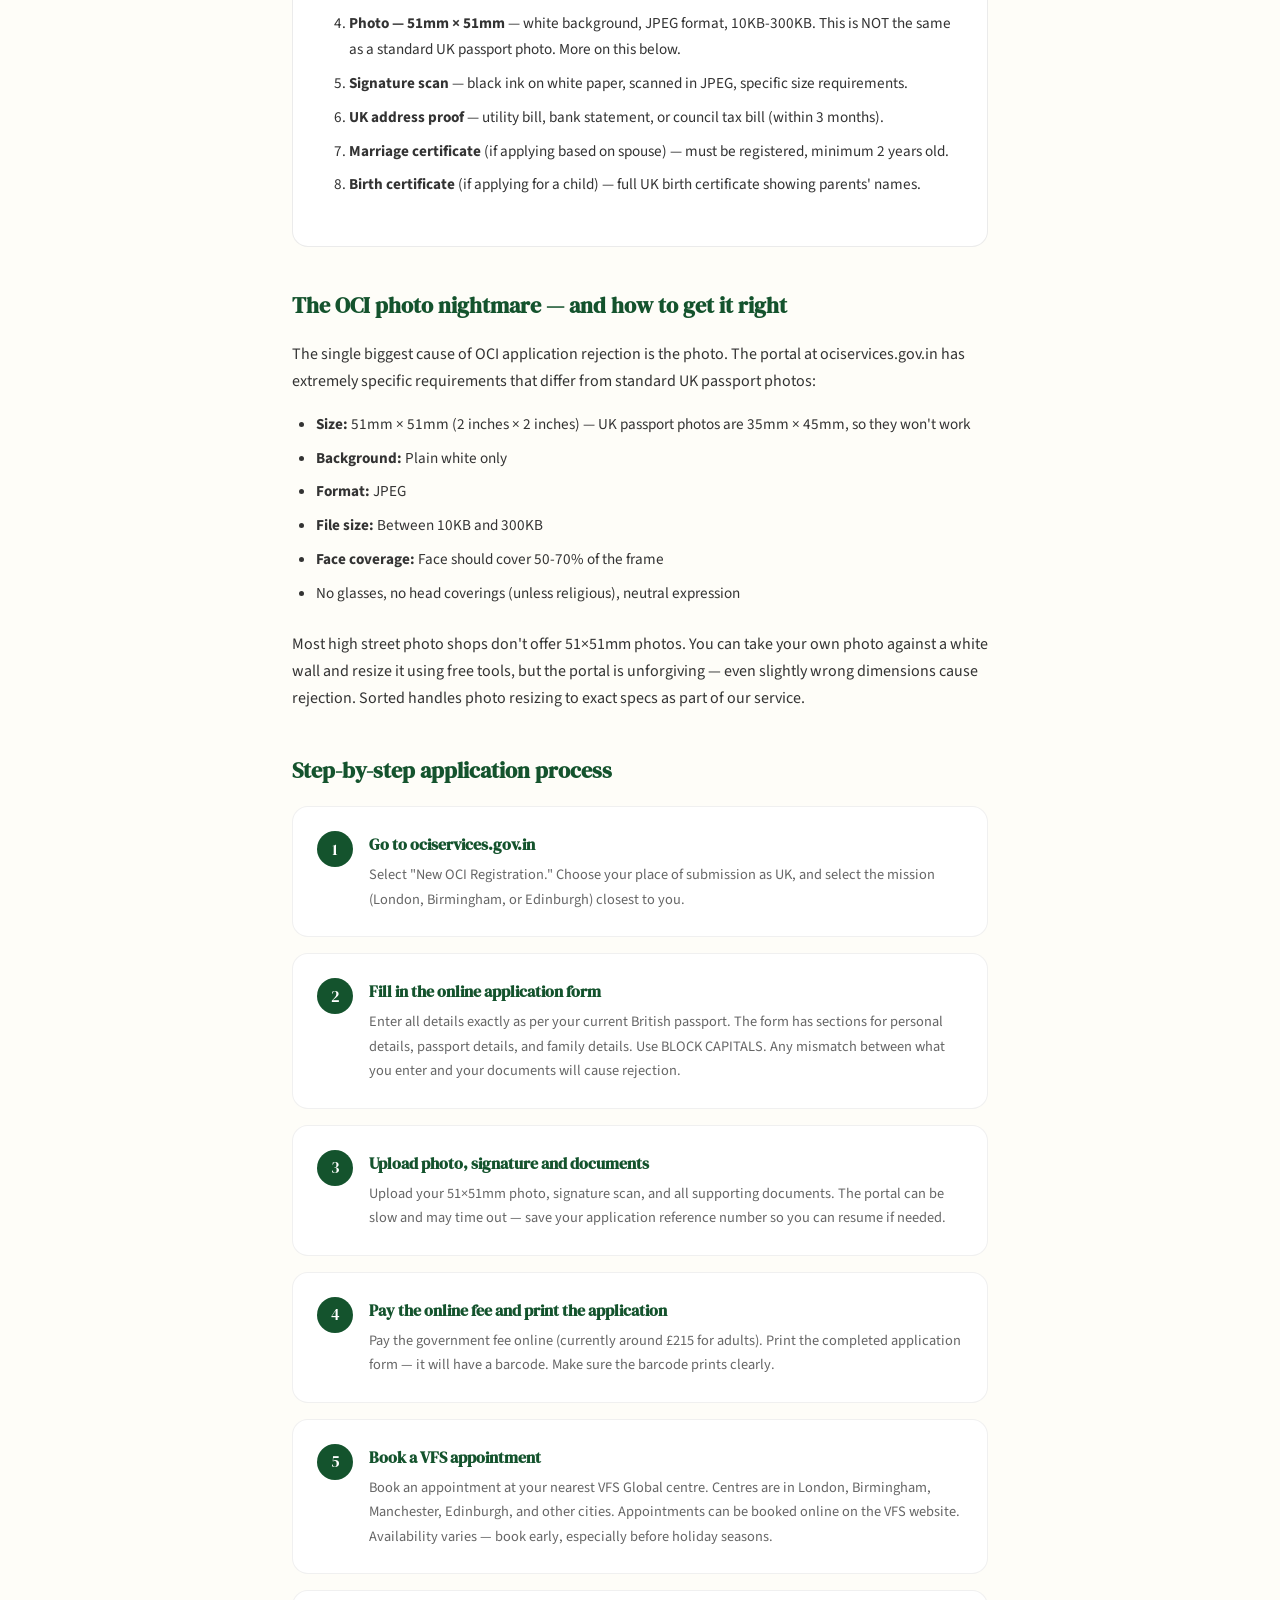
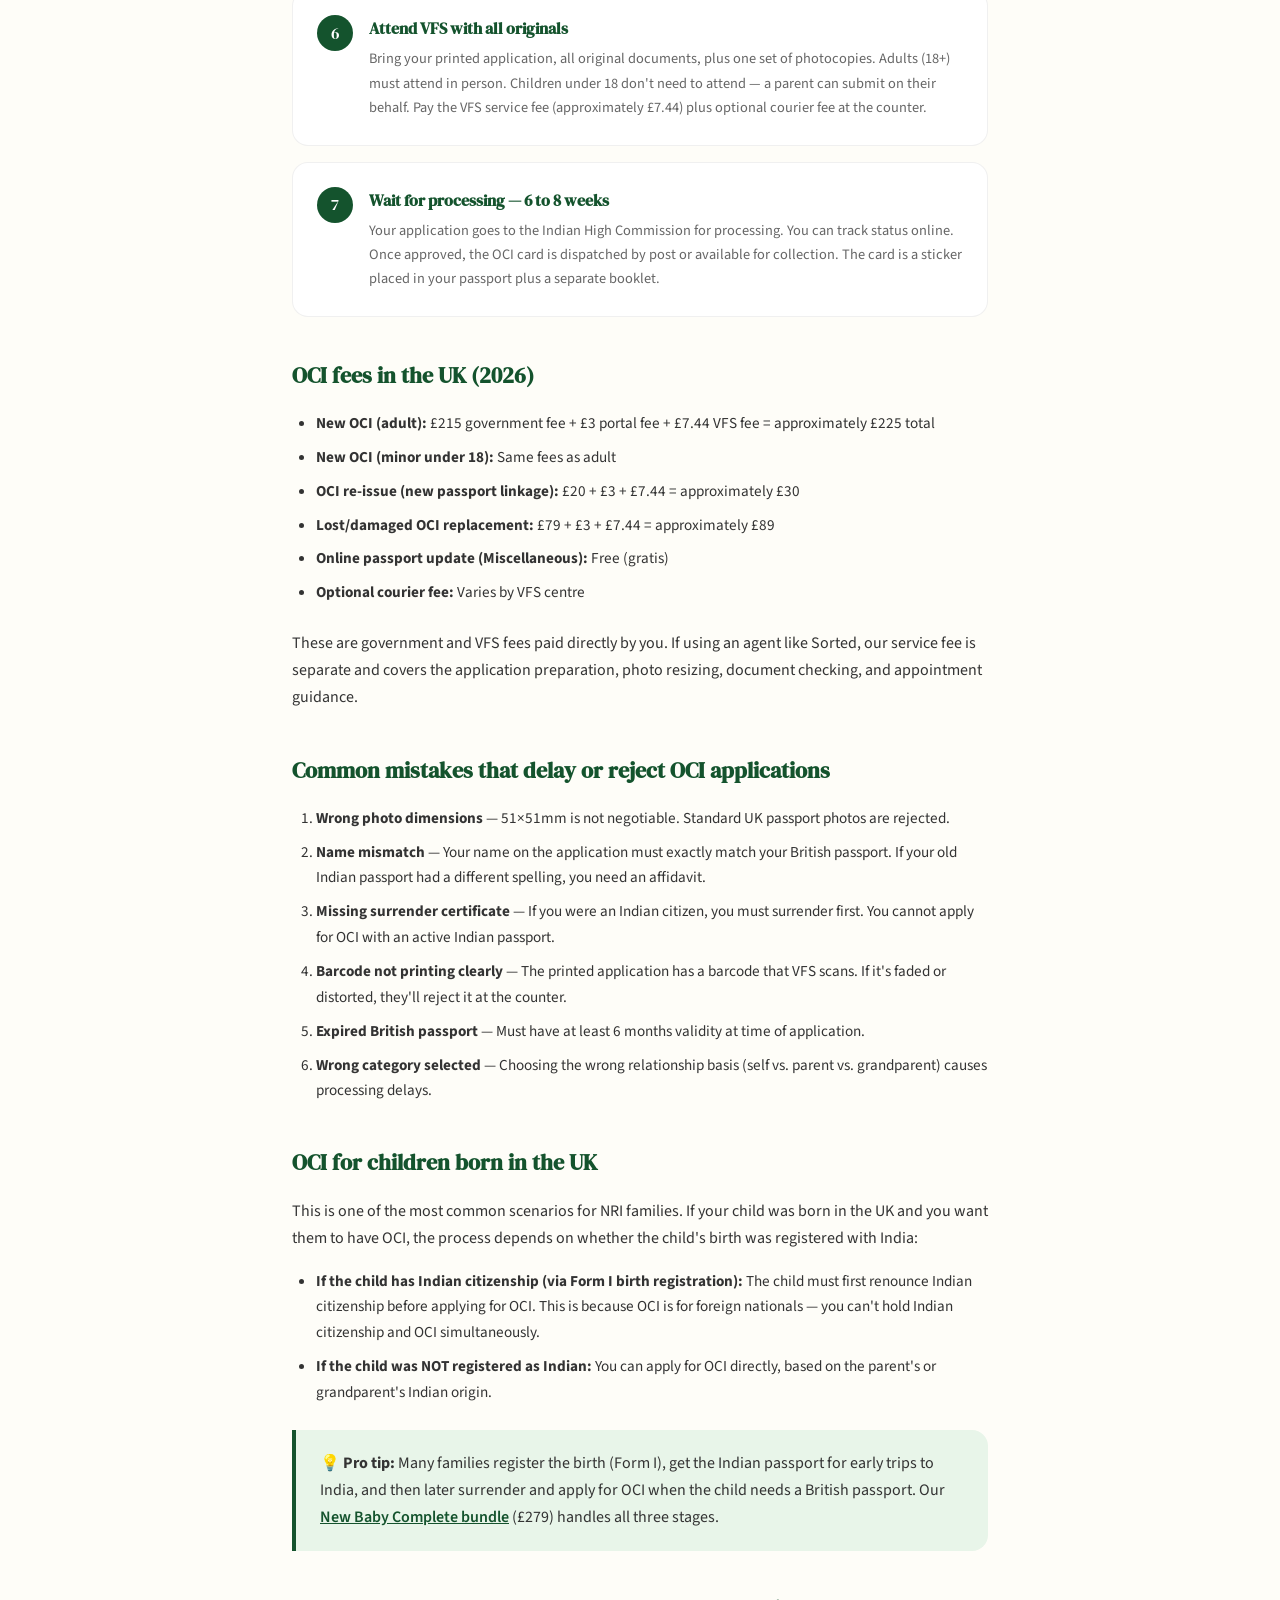
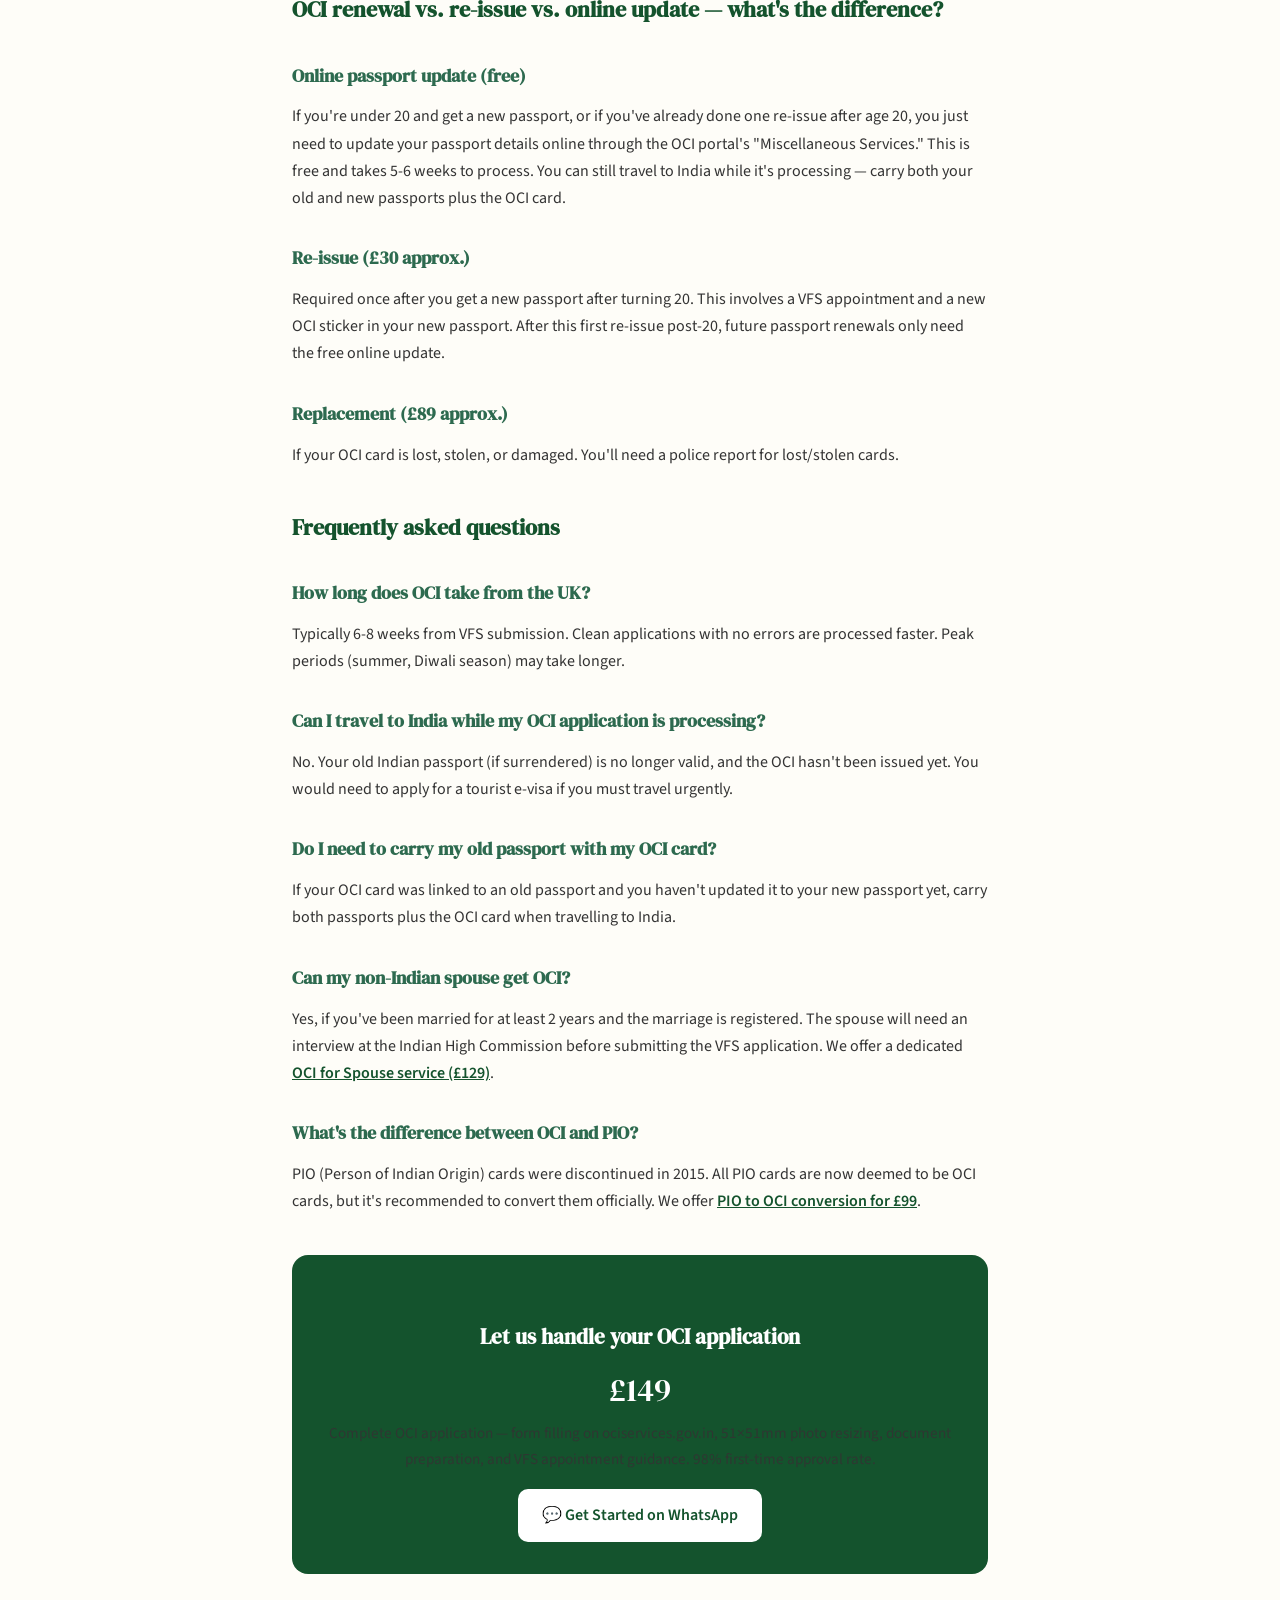
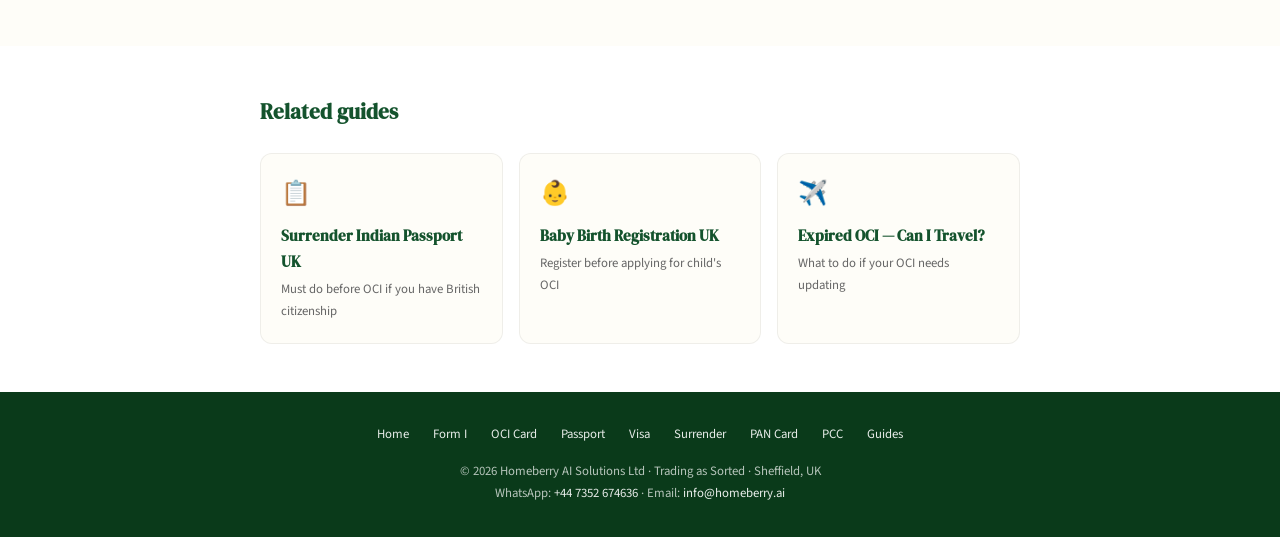
<file: guides/oci-card-uk-complete-guide.html>
<!DOCTYPE html>
<html lang="en">
<head>
<meta charset="UTF-8">
<meta name="viewport" content="width=device-width, initial-scale=1.0">
<title>OCI Card UK — Complete Application Guide 2026 | Sorted</title>
<meta name="description" content="How to apply for OCI card from the UK in 2026. Step-by-step process, documents needed, photo specs (51×51mm), VFS appointment, fees, timeline (6-8 weeks) and common mistakes.">
<meta name="keywords" content="OCI card UK, OCI application UK, how to apply OCI UK, OCI card documents, OCI photo size 51x51mm, VFS OCI appointment, OCI card timeline UK, ociservices.gov.in, OCI for child UK, OCI renewal UK">
<meta name="author" content="Homeberry AI Solutions Ltd">
<meta name="robots" content="index, follow, max-image-preview:large, max-snippet:-1">
<meta property="og:title" content="OCI Card UK — Complete Application Guide 2026">
<meta property="og:description" content="Step-by-step guide to applying for OCI card from the UK. Documents, fees, photo specs, VFS appointment and common mistakes.">
<meta property="og:type" content="article">
<meta property="og:url" content="https://homeberry.ai/guides/oci-card-uk-complete-guide.html">
<link rel="canonical" href="https://homeberry.ai/guides/oci-card-uk-complete-guide.html">
<link rel="preconnect" href="https://fonts.googleapis.com">
<link rel="preconnect" href="https://fonts.gstatic.com" crossorigin>
<link href="https://fonts.googleapis.com/css2?family=DM+Serif+Display&family=Source+Sans+3:wght@300;400;500;600;700&display=swap" rel="stylesheet">

<script type="application/ld+json">
{"@context":"https://schema.org","@type":"Article","headline":"OCI Card UK — Complete Application Guide 2026","description":"Step-by-step guide to applying for OCI card from the UK.","author":{"@type":"Organization","name":"Sorted by Homeberry AI Solutions"},"publisher":{"@type":"Organization","name":"Sorted by Homeberry AI Solutions","url":"https://homeberry.ai"},"datePublished":"2026-03-03","dateModified":"2026-03-03"}
</script>

<script type="application/ld+json">
{"@context":"https://schema.org","@type":"FAQPage","mainEntity":[
{"@type":"Question","name":"How long does it take to get an OCI card from the UK?","acceptedAnswer":{"@type":"Answer","text":"Typically 6-8 weeks from your VFS submission to receiving the OCI card. Processing times can vary — during peak periods (summer holidays, Diwali) it may take longer. A clean application with no errors gets processed faster."}},
{"@type":"Question","name":"What size photo do I need for OCI application?","acceptedAnswer":{"@type":"Answer","text":"The OCI portal requires a 51mm × 51mm photo with a plain white background. The file must be in JPEG format, between 10KB and 300KB. This is different from standard UK passport photos (35×45mm), so most high street photos won't work without resizing."}},
{"@type":"Question","name":"Do I need to surrender my Indian passport before applying for OCI?","acceptedAnswer":{"@type":"Answer","text":"Yes. If you held Indian citizenship and acquired British (or other foreign) citizenship, you must first surrender your Indian passport and obtain a surrender certificate before applying for OCI. The surrender and OCI are two separate applications."}},
{"@type":"Question","name":"Can my British-born child get an OCI card?","acceptedAnswer":{"@type":"Answer","text":"Yes. If at least one parent or grandparent was born in India or held Indian citizenship, the child is eligible for OCI. For children whose birth was registered with India (Form I), you may need to first renounce the Indian citizenship before applying for OCI."}},
{"@type":"Question","name":"Do I need to renew OCI every time I get a new passport?","acceptedAnswer":{"@type":"Answer","text":"Not always. Under current rules, you need to get the OCI re-issued once after getting a new passport after the age of 20. For under-20s, only an online passport detail update (Miscellaneous Services) is needed each time. After your first re-issue post-20, subsequent passport renewals only require an online update."}}
]}
</script>

<style>
:root { --green: #14532d; --green-dark: #0a3a1a; --green-mid: #2d6a4f; --green-light: #e8f5e9; --green-glow: #40916c; --green-pale: #f0fdf4; --cream: #fefdf8; --gold: #d4a017; --gold-light: #fef3c7; --white: #ffffff; --black: #111; --grey: #666; --font-display: 'DM Serif Display', serif; --font-body: 'Source Sans 3', sans-serif; --radius: 16px; --shadow-sm: 0 2px 8px rgba(0,0,0,0.04); --shadow-md: 0 8px 30px rgba(0,0,0,0.06); }
* { margin: 0; padding: 0; box-sizing: border-box; } html { scroll-behavior: smooth; }
body { font-family: var(--font-body); color: var(--black); background: var(--cream); line-height: 1.7; }
nav { position: fixed; top: 0; left: 0; right: 0; z-index: 1000; background: rgba(254,253,248,0.95); backdrop-filter: blur(10px); border-bottom: 1px solid rgba(20,83,45,0.1); padding: 0.75rem 2rem; display: flex; align-items: center; justify-content: space-between; }
nav .logo { font-family: var(--font-display); font-size: 1.5rem; color: var(--green); text-decoration: none; }
nav .nav-links { display: flex; gap: 0.5rem; flex-wrap: wrap; align-items: center; }
nav .nav-links a { font-size: 0.85rem; color: var(--green); text-decoration: none; padding: 0.4rem 0.7rem; border-radius: 6px; transition: all 0.2s; font-weight: 500; }
nav .nav-links a:hover { background: var(--green-light); }
nav .nav-links a.cta { background: var(--green); color: var(--white); font-weight: 600; }
.menu-toggle { display: none; background: none; border: none; font-size: 1.5rem; cursor: pointer; color: var(--green); }
.wiki-hero { padding: 7rem 2rem 3rem; text-align: center; background: linear-gradient(180deg, var(--cream) 0%, var(--green-light) 50%, var(--cream) 100%); }
.wiki-hero .breadcrumb { font-size: 0.8rem; color: var(--grey); margin-bottom: 1rem; }
.wiki-hero .breadcrumb a { color: var(--green); text-decoration: none; }
.wiki-hero h1 { font-family: var(--font-display); font-size: clamp(1.6rem, 4vw, 2.5rem); color: var(--green); max-width: 800px; margin: 0 auto 1rem; line-height: 1.3; }
.wiki-hero .subtitle { font-size: 1rem; color: var(--grey); max-width: 600px; margin: 0 auto; }
.wiki-hero .last-updated { font-size: 0.75rem; color: var(--grey); margin-top: 0.75rem; }
.wiki-content { max-width: 760px; margin: 0 auto; padding: 3rem 2rem 2rem; }
.wiki-content h2 { font-family: var(--font-display); font-size: 1.4rem; color: var(--green); margin: 2.5rem 0 1rem; }
.wiki-content h3 { font-family: var(--font-display); font-size: 1.1rem; color: var(--green-mid); margin: 2rem 0 0.75rem; }
.wiki-content p { margin-bottom: 1rem; font-size: 1rem; color: #333; }
.wiki-content ul, .wiki-content ol { margin: 0.5rem 0 1.5rem 1.5rem; }
.wiki-content li { margin-bottom: 0.5rem; font-size: 0.95rem; color: #333; }
.wiki-content a { color: var(--green); font-weight: 600; }
.info-box { background: var(--green-light); border-left: 4px solid var(--green); padding: 1.25rem 1.5rem; border-radius: 0 var(--radius) var(--radius) 0; margin: 1.5rem 0; }
.info-box p { margin-bottom: 0.5rem; } .info-box p:last-child { margin-bottom: 0; }
.warning-box { background: #fef3c7; border-left: 4px solid var(--gold); padding: 1.25rem 1.5rem; border-radius: 0 var(--radius) var(--radius) 0; margin: 1.5rem 0; }
.doc-checklist { background: var(--white); border: 1px solid rgba(0,0,0,0.08); border-radius: var(--radius); padding: 1.5rem 2rem; margin: 1.5rem 0; }
.doc-checklist h3 { margin-top: 0; }
.step-box { background: var(--white); border-radius: var(--radius); padding: 1.5rem; margin: 1rem 0; border: 1px solid rgba(0,0,0,0.06); display: flex; gap: 1rem; align-items: flex-start; }
.step-num { width: 36px; height: 36px; border-radius: 50%; background: var(--green); color: var(--white); font-family: var(--font-display); font-size: 1rem; display: flex; align-items: center; justify-content: center; flex-shrink: 0; }
.step-box h4 { font-family: var(--font-display); font-size: 1rem; color: var(--green); margin-bottom: 0.3rem; }
.step-box p { font-size: 0.9rem; color: var(--grey); margin-bottom: 0; }
.cta-box { background: var(--green); color: var(--white); border-radius: var(--radius); padding: 2rem; text-align: center; margin: 2.5rem 0; }
.cta-box h3 { font-family: var(--font-display); font-size: 1.3rem; margin-bottom: 0.5rem; color: var(--white); }
.cta-box p { opacity: 0.85; margin-bottom: 1rem; font-size: 0.95rem; }
.cta-box .btn { display: inline-flex; align-items: center; gap: 0.5rem; padding: 0.8rem 1.5rem; border-radius: 10px; text-decoration: none; font-weight: 600; background: var(--white); color: var(--green); }
.cta-box .price { font-family: var(--font-display); font-size: 2rem; margin-bottom: 0.25rem; }
.related-articles { background: var(--white); padding: 3rem 2rem; }
.related-articles .inner { max-width: 760px; margin: 0 auto; }
.related-articles h2 { font-family: var(--font-display); font-size: 1.3rem; color: var(--green); margin-bottom: 1.5rem; }
.related-grid { display: grid; grid-template-columns: repeat(auto-fill, minmax(220px, 1fr)); gap: 1rem; }
.related-card { background: var(--cream); border-radius: 12px; padding: 1.25rem; border: 1px solid rgba(0,0,0,0.06); text-decoration: none; transition: all 0.2s; display: block; }
.related-card:hover { transform: translateY(-3px); box-shadow: var(--shadow-md); }
.related-card .emoji { font-size: 1.5rem; margin-bottom: 0.5rem; display: block; }
.related-card h4 { font-family: var(--font-display); font-size: 0.95rem; color: var(--green); margin-bottom: 0.3rem; }
.related-card p { font-size: 0.8rem; color: var(--grey); margin: 0; }
footer { background: var(--green-dark); color: rgba(255,255,255,0.7); padding: 2rem; text-align: center; font-size: 0.8rem; }
footer a { color: rgba(255,255,255,0.9); text-decoration: none; }
footer .footer-links { display: flex; justify-content: center; gap: 1.5rem; flex-wrap: wrap; margin-bottom: 1rem; }
.whatsapp-float { position: fixed; bottom: 24px; right: 24px; z-index: 999; width: 60px; height: 60px; border-radius: 50%; background: #25d366; display: flex; align-items: center; justify-content: center; box-shadow: 0 4px 20px rgba(37,211,102,0.4); text-decoration: none; transition: all 0.3s; }
.whatsapp-float:hover { transform: scale(1.1); }
.whatsapp-float svg { width: 32px; height: 32px; fill: white; }
@media (max-width: 768px) { nav .nav-links { display: none; position: absolute; top: 100%; left: 0; right: 0; background: var(--white); flex-direction: column; padding: 1rem; } nav .nav-links.open { display: flex; } .menu-toggle { display: block; } .wiki-hero { padding: 5rem 1.5rem 2rem; } .wiki-content { padding: 2rem 1.5rem; } .step-box { flex-direction: column; } }
</style>
</head>
<body>

<nav>
  <a href="/" class="logo">Sorted</a>
  <button class="menu-toggle" onclick="document.querySelector('.nav-links').classList.toggle('open')">☰</button>
  <div class="nav-links">
    <a href="/#services">Services</a>
    <a href="/#bundles">Bundles</a>
    <a href="/guides/">Guides</a>
    <a href="/#faq">FAQ</a>
    <a href="https://wa.me/447352674636?text=Hi!%20I'd%20like%20to%20get%20started%20with%20Sorted" class="cta">Get Sorted</a>
  </div>
</nav>

<section class="wiki-hero">
  <div class="breadcrumb"><a href="/">Home</a> → <a href="/guides/">Guides</a> → OCI Card</div>
  <h1>OCI Card UK — Complete Application Guide 2026</h1>
  <p class="subtitle">Everything you need to know about applying for an Overseas Citizen of India card from the United Kingdom. Documents, fees, photo specs, VFS appointment and timeline.</p>
  <p class="last-updated">Last updated: March 2026 · 10 min read</p>
</section>

<div class="wiki-content">

  <p>An OCI (Overseas Citizen of India) card is essentially a <strong>lifelong multiple-entry visa</strong> to India. If you're a British citizen of Indian origin — or your parents or grandparents were Indian — you're likely eligible. It lets you travel to India without applying for a visa each time, stay as long as you want, and enjoy most rights that Indian citizens have (except voting, government jobs, and buying agricultural land).</p>

  <p>This guide covers the complete OCI application process from the UK, based on our experience helping 200+ families through VFS Global.</p>

  <div class="info-box">
    <p><strong>Quick summary:</strong> Fill the application on ociservices.gov.in → upload documents and photos → book a VFS appointment (London, Birmingham, or Edinburgh) → attend with originals → receive your OCI card in 6-8 weeks.</p>
  </div>

  <h2>Who is eligible for OCI?</h2>

  <p>You can apply for OCI if you fall into any of these categories:</p>
  <ul>
    <li><strong>Former Indian citizen</strong> who acquired foreign (e.g., British) citizenship — this is the most common category in the UK</li>
    <li><strong>Child or grandchild</strong> of someone who was an Indian citizen — even if you were born in the UK</li>
    <li><strong>Great-grandchild</strong> of an Indian citizen (added in recent years)</li>
    <li><strong>Spouse of an Indian citizen or OCI holder</strong> — marriage must be registered and at least 2 years old</li>
    <li><strong>Minor child</strong> of an OCI holder or Indian citizen</li>
  </ul>

  <div class="warning-box">
    <p><strong>⚠️ Not eligible:</strong> Anyone whose parents, grandparents, or great-grandparents were citizens of Pakistan or Bangladesh. Also, if you currently hold Indian citizenship (even if just registered as a baby via Form I), you must first surrender/renounce that citizenship before applying for OCI.</p>
  </div>

  <h2>Documents needed for OCI application</h2>

  <div class="doc-checklist">
    <h3>📋 Document checklist — New OCI (most common)</h3>
    <ol>
      <li><strong>Current British passport</strong> — must have at least 6 months validity. Photo page scan needed for upload.</li>
      <li><strong>Old Indian passport</strong> — or surrender certificate if you've already surrendered it. Front and last pages needed.</li>
      <li><strong>Proof of Indian origin</strong> — your Indian birth certificate, old Indian passport, or parents'/grandparents' Indian passport or birth certificate.</li>
      <li><strong>Photo — 51mm × 51mm</strong> — white background, JPEG format, 10KB-300KB. This is NOT the same as a standard UK passport photo. More on this below.</li>
      <li><strong>Signature scan</strong> — black ink on white paper, scanned in JPEG, specific size requirements.</li>
      <li><strong>UK address proof</strong> — utility bill, bank statement, or council tax bill (within 3 months).</li>
      <li><strong>Marriage certificate</strong> (if applying based on spouse) — must be registered, minimum 2 years old.</li>
      <li><strong>Birth certificate</strong> (if applying for a child) — full UK birth certificate showing parents' names.</li>
    </ol>
  </div>

  <h2>The OCI photo nightmare — and how to get it right</h2>

  <p>The single biggest cause of OCI application rejection is the photo. The portal at ociservices.gov.in has extremely specific requirements that differ from standard UK passport photos:</p>

  <ul>
    <li><strong>Size:</strong> 51mm × 51mm (2 inches × 2 inches) — UK passport photos are 35mm × 45mm, so they won't work</li>
    <li><strong>Background:</strong> Plain white only</li>
    <li><strong>Format:</strong> JPEG</li>
    <li><strong>File size:</strong> Between 10KB and 300KB</li>
    <li><strong>Face coverage:</strong> Face should cover 50-70% of the frame</li>
    <li>No glasses, no head coverings (unless religious), neutral expression</li>
  </ul>

  <p>Most high street photo shops don't offer 51×51mm photos. You can take your own photo against a white wall and resize it using free tools, but the portal is unforgiving — even slightly wrong dimensions cause rejection. Sorted handles photo resizing to exact specs as part of our service.</p>

  <h2>Step-by-step application process</h2>

  <div class="step-box">
    <div class="step-num">1</div>
    <div>
      <h4>Go to ociservices.gov.in</h4>
      <p>Select "New OCI Registration." Choose your place of submission as UK, and select the mission (London, Birmingham, or Edinburgh) closest to you.</p>
    </div>
  </div>

  <div class="step-box">
    <div class="step-num">2</div>
    <div>
      <h4>Fill in the online application form</h4>
      <p>Enter all details exactly as per your current British passport. The form has sections for personal details, passport details, and family details. Use BLOCK CAPITALS. Any mismatch between what you enter and your documents will cause rejection.</p>
    </div>
  </div>

  <div class="step-box">
    <div class="step-num">3</div>
    <div>
      <h4>Upload photo, signature and documents</h4>
      <p>Upload your 51×51mm photo, signature scan, and all supporting documents. The portal can be slow and may time out — save your application reference number so you can resume if needed.</p>
    </div>
  </div>

  <div class="step-box">
    <div class="step-num">4</div>
    <div>
      <h4>Pay the online fee and print the application</h4>
      <p>Pay the government fee online (currently around £215 for adults). Print the completed application form — it will have a barcode. Make sure the barcode prints clearly.</p>
    </div>
  </div>

  <div class="step-box">
    <div class="step-num">5</div>
    <div>
      <h4>Book a VFS appointment</h4>
      <p>Book an appointment at your nearest VFS Global centre. Centres are in London, Birmingham, Manchester, Edinburgh, and other cities. Appointments can be booked online on the VFS website. Availability varies — book early, especially before holiday seasons.</p>
    </div>
  </div>

  <div class="step-box">
    <div class="step-num">6</div>
    <div>
      <h4>Attend VFS with all originals</h4>
      <p>Bring your printed application, all original documents, plus one set of photocopies. Adults (18+) must attend in person. Children under 18 don't need to attend — a parent can submit on their behalf. Pay the VFS service fee (approximately £7.44) plus optional courier fee at the counter.</p>
    </div>
  </div>

  <div class="step-box">
    <div class="step-num">7</div>
    <div>
      <h4>Wait for processing — 6 to 8 weeks</h4>
      <p>Your application goes to the Indian High Commission for processing. You can track status online. Once approved, the OCI card is dispatched by post or available for collection. The card is a sticker placed in your passport plus a separate booklet.</p>
    </div>
  </div>

  <h2>OCI fees in the UK (2026)</h2>

  <ul>
    <li><strong>New OCI (adult):</strong> £215 government fee + £3 portal fee + £7.44 VFS fee = approximately £225 total</li>
    <li><strong>New OCI (minor under 18):</strong> Same fees as adult</li>
    <li><strong>OCI re-issue (new passport linkage):</strong> £20 + £3 + £7.44 = approximately £30</li>
    <li><strong>Lost/damaged OCI replacement:</strong> £79 + £3 + £7.44 = approximately £89</li>
    <li><strong>Online passport update (Miscellaneous):</strong> Free (gratis)</li>
    <li><strong>Optional courier fee:</strong> Varies by VFS centre</li>
  </ul>

  <p>These are government and VFS fees paid directly by you. If using an agent like Sorted, our service fee is separate and covers the application preparation, photo resizing, document checking, and appointment guidance.</p>

  <h2>Common mistakes that delay or reject OCI applications</h2>

  <ol>
    <li><strong>Wrong photo dimensions</strong> — 51×51mm is not negotiable. Standard UK passport photos are rejected.</li>
    <li><strong>Name mismatch</strong> — Your name on the application must exactly match your British passport. If your old Indian passport had a different spelling, you need an affidavit.</li>
    <li><strong>Missing surrender certificate</strong> — If you were an Indian citizen, you must surrender first. You cannot apply for OCI with an active Indian passport.</li>
    <li><strong>Barcode not printing clearly</strong> — The printed application has a barcode that VFS scans. If it's faded or distorted, they'll reject it at the counter.</li>
    <li><strong>Expired British passport</strong> — Must have at least 6 months validity at time of application.</li>
    <li><strong>Wrong category selected</strong> — Choosing the wrong relationship basis (self vs. parent vs. grandparent) causes processing delays.</li>
  </ol>

  <h2>OCI for children born in the UK</h2>

  <p>This is one of the most common scenarios for NRI families. If your child was born in the UK and you want them to have OCI, the process depends on whether the child's birth was registered with India:</p>

  <ul>
    <li><strong>If the child has Indian citizenship (via Form I birth registration):</strong> The child must first renounce Indian citizenship before applying for OCI. This is because OCI is for foreign nationals — you can't hold Indian citizenship and OCI simultaneously.</li>
    <li><strong>If the child was NOT registered as Indian:</strong> You can apply for OCI directly, based on the parent's or grandparent's Indian origin.</li>
  </ul>

  <div class="info-box">
    <p><strong>💡 Pro tip:</strong> Many families register the birth (Form I), get the Indian passport for early trips to India, and then later surrender and apply for OCI when the child needs a British passport. Our <a href="/#bundles">New Baby Complete bundle</a> (£279) handles all three stages.</p>
  </div>

  <h2>OCI renewal vs. re-issue vs. online update — what's the difference?</h2>

  <h3>Online passport update (free)</h3>
  <p>If you're under 20 and get a new passport, or if you've already done one re-issue after age 20, you just need to update your passport details online through the OCI portal's "Miscellaneous Services." This is free and takes 5-6 weeks to process. You can still travel to India while it's processing — carry both your old and new passports plus the OCI card.</p>

  <h3>Re-issue (£30 approx.)</h3>
  <p>Required once after you get a new passport after turning 20. This involves a VFS appointment and a new OCI sticker in your new passport. After this first re-issue post-20, future passport renewals only need the free online update.</p>

  <h3>Replacement (£89 approx.)</h3>
  <p>If your OCI card is lost, stolen, or damaged. You'll need a police report for lost/stolen cards.</p>

  <h2>Frequently asked questions</h2>

  <h3>How long does OCI take from the UK?</h3>
  <p>Typically 6-8 weeks from VFS submission. Clean applications with no errors are processed faster. Peak periods (summer, Diwali season) may take longer.</p>

  <h3>Can I travel to India while my OCI application is processing?</h3>
  <p>No. Your old Indian passport (if surrendered) is no longer valid, and the OCI hasn't been issued yet. You would need to apply for a tourist e-visa if you must travel urgently.</p>

  <h3>Do I need to carry my old passport with my OCI card?</h3>
  <p>If your OCI card was linked to an old passport and you haven't updated it to your new passport yet, carry both passports plus the OCI card when travelling to India.</p>

  <h3>Can my non-Indian spouse get OCI?</h3>
  <p>Yes, if you've been married for at least 2 years and the marriage is registered. The spouse will need an interview at the Indian High Commission before submitting the VFS application. We offer a dedicated <a href="/#services">OCI for Spouse service (£129)</a>.</p>

  <h3>What's the difference between OCI and PIO?</h3>
  <p>PIO (Person of Indian Origin) cards were discontinued in 2015. All PIO cards are now deemed to be OCI cards, but it's recommended to convert them officially. We offer <a href="/#services">PIO to OCI conversion for £99</a>.</p>

  <div class="cta-box">
    <h3>Let us handle your OCI application</h3>
    <div class="price">£149</div>
    <p>Complete OCI application — form filling on ociservices.gov.in, 51×51mm photo resizing, document preparation, and VFS appointment guidance. 98% first-time approval rate.</p>
    <a href="https://wa.me/447352674636?text=Hi!%20I%20need%20help%20with%20OCI%20card%20application" class="btn">💬 Get Started on WhatsApp</a>
  </div>

</div>

<section class="related-articles">
  <div class="inner">
    <h2>Related guides</h2>
    <div class="related-grid">
      <a href="/guides/how-to-surrender-indian-passport-uk.html" class="related-card">
        <span class="emoji">📋</span>
        <h4>Surrender Indian Passport UK</h4>
        <p>Must do before OCI if you have British citizenship</p>
      </a>
      <a href="/guides/how-to-register-baby-born-in-uk-as-indian-citizen.html" class="related-card">
        <span class="emoji">👶</span>
        <h4>Baby Birth Registration UK</h4>
        <p>Register before applying for child's OCI</p>
      </a>
      <a href="/guides/can-i-travel-to-india-with-expired-oci.html" class="related-card">
        <span class="emoji">✈️</span>
        <h4>Expired OCI — Can I Travel?</h4>
        <p>What to do if your OCI needs updating</p>
      </a>
    </div>
  </div>
</section>

<footer>
  <div class="footer-links">
    <a href="/">Home</a><a href="/form-i.html">Form I</a><a href="/oci.html">OCI Card</a><a href="/passport.html">Passport</a><a href="/visa.html">Visa</a><a href="/surrender.html">Surrender</a><a href="/pan-card.html">PAN Card</a><a href="/pcc.html">PCC</a><a href="/guides/">Guides</a>
  </div>
  <p>© 2026 Homeberry AI Solutions Ltd · Trading as Sorted · Sheffield, UK</p>
  <p>WhatsApp: <a href="https://wa.me/447352674636">+44 7352 674636</a> · Email: <a href="mailto:info@homeberry.ai">info@homeberry.ai</a></p>
</footer>

<a href="https://wa.me/447352674636?text=Hi!%20I'd%20like%20to%20get%20my%20documents%20sorted" class="whatsapp-float" aria-label="Chat on WhatsApp">
  <svg viewBox="0 0 24 24"><path d="M17.472 14.382c-.297-.149-1.758-.867-2.03-.967-.273-.099-.471-.148-.67.15-.197.297-.767.966-.94 1.164-.173.199-.347.223-.644.075-.297-.15-1.255-.463-2.39-1.475-.883-.788-1.48-1.761-1.653-2.059-.173-.297-.018-.458.13-.606.134-.133.298-.347.446-.52.149-.174.198-.298.298-.497.099-.198.05-.371-.025-.52-.075-.149-.669-1.612-.916-2.207-.242-.579-.487-.5-.669-.51-.173-.008-.371-.01-.57-.01-.198 0-.52.074-.792.372-.272.297-1.04 1.016-1.04 2.479 0 1.462 1.065 2.875 1.213 3.074.149.198 2.096 3.2 5.077 4.487.709.306 1.262.489 1.694.625.712.227 1.36.195 1.871.118.571-.085 1.758-.719 2.006-1.413.248-.694.248-1.289.173-1.413-.074-.124-.272-.198-.57-.347m-5.421 7.403h-.004a9.87 9.87 0 01-5.031-1.378l-.361-.214-3.741.982.998-3.648-.235-.374a9.86 9.86 0 01-1.51-5.26c.001-5.45 4.436-9.884 9.888-9.884 2.64 0 5.122 1.03 6.988 2.898a9.825 9.825 0 012.893 6.994c-.003 5.45-4.437 9.884-9.885 9.884m8.413-18.297A11.815 11.815 0 0012.05 0C5.495 0 .16 5.335.157 11.892c0 2.096.547 4.142 1.588 5.945L.057 24l6.305-1.654a11.882 11.882 0 005.683 1.448h.005c6.554 0 11.89-5.335 11.893-11.893a11.821 11.821 0 00-3.48-8.413z"/></svg>
</a>
<script>document.querySelector('.menu-toggle').addEventListener('click',()=>{document.querySelector('.nav-links').classList.toggle('open')});</script>
</body>
</html>
</file>
<file: css/style.css>
/* ============================================
   SORTED — Design System v2.0
   NRI Document Services UK
   homeberry.ai
   ============================================ */

/* === FONTS === */
@import url('https://fonts.googleapis.com/css2?family=DM+Serif+Display:ital@0;1&family=Source+Sans+3:wght@300;400;500;600;700&display=swap');

/* === VARIABLES === */
:root {
  --green-deep: #14532d;
  --green-primary: #166534;
  --green-mid: #15803d;
  --green-light: #22c55e;
  --green-pale: #dcfce7;
  --green-ghost: #f0fdf4;
  --cream: #fefdf8;
  --cream-warm: #faf8f0;
  --white: #ffffff;
  --text-dark: #0f1a0f;
  --text-body: #374737;
  --text-muted: #6b7c6b;
  --gold: #ca8a04;
  --gold-light: #fef3c7;
  --shadow-sm: 0 1px 3px rgba(20,83,45,0.08);
  --shadow-md: 0 4px 20px rgba(20,83,45,0.1);
  --shadow-lg: 0 12px 40px rgba(20,83,45,0.12);
  --shadow-xl: 0 20px 60px rgba(20,83,45,0.15);
  --radius: 16px;
  --radius-sm: 10px;
  --radius-xs: 6px;
  --max-w: 1200px;
  --max-w-text: 720px;
  --transition: 0.35s cubic-bezier(0.4, 0, 0.2, 1);
}

/* === RESET === */
*, *::before, *::after { margin: 0; padding: 0; box-sizing: border-box; }
html { scroll-behavior: smooth; -webkit-text-size-adjust: 100%; }
body {
  font-family: 'Source Sans 3', -apple-system, BlinkMacSystemFont, sans-serif;
  color: var(--text-body);
  background: var(--cream);
  -webkit-font-smoothing: antialiased;
  -moz-osx-font-smoothing: grayscale;
  line-height: 1.7;
  font-size: 17px;
  overflow-x: hidden;
}
img { max-width: 100%; display: block; }
a { color: var(--green-primary); text-decoration: none; transition: color var(--transition); }
a:hover { color: var(--green-deep); }

/* === GRAIN OVERLAY === */
body::before {
  content: '';
  position: fixed;
  inset: 0;
  opacity: 0.018;
  background-image: url("data:image/svg+xml,%3Csvg viewBox='0 0 256 256' xmlns='http://www.w3.org/2000/svg'%3E%3Cfilter id='n'%3E%3CfeTurbulence type='fractalNoise' baseFrequency='0.85' numOctaves='4' stitchTiles='stitch'/%3E%3C/filter%3E%3Crect width='100%25' height='100%25' filter='url(%23n)'/%3E%3C/svg%3E");
  pointer-events: none;
  z-index: 9999;
}

/* === ANIMATIONS === */
@keyframes fadeUp { from { opacity:0; transform:translateY(30px); } to { opacity:1; transform:translateY(0); } }
@keyframes fadeIn { from { opacity:0; } to { opacity:1; } }
@keyframes pulse { 0%,100% { box-shadow:0 0 0 0 rgba(37,211,102,0.45); } 50% { box-shadow:0 0 0 14px rgba(37,211,102,0); } }
@keyframes slideInLeft { from { opacity:0; transform:translateX(-40px); } to { opacity:1; transform:translateX(0); } }
@keyframes float { 0%,100% { transform:translateY(0); } 50% { transform:translateY(-8px); } }
@keyframes marquee { 0% { transform:translateX(0); } 100% { transform:translateX(-50%); } }
@keyframes shimmer { 0% { background-position:-200% center; } 100% { background-position:200% center; } }

/* === NAV === */
.nav {
  position: fixed;
  top: 0; left: 0; right: 0;
  z-index: 1000;
  padding: 14px 24px;
  transition: all 0.4s cubic-bezier(0.4, 0, 0.2, 1);
}
.nav.scrolled {
  background: rgba(254,253,248,0.92);
  backdrop-filter: blur(24px) saturate(1.5);
  -webkit-backdrop-filter: blur(24px) saturate(1.5);
  box-shadow: 0 1px 30px rgba(20,83,45,0.06);
  padding: 10px 24px;
}
.nav-inner {
  max-width: var(--max-w);
  margin: 0 auto;
  display: flex;
  align-items: center;
  justify-content: space-between;
}
.nav-logo {
  display: flex;
  align-items: center;
  gap: 10px;
  text-decoration: none;
}
.nav-logo svg { width: 34px; height: 34px; transition: transform var(--transition); }
.nav-logo:hover svg { transform: rotate(-3deg) scale(1.05); }
.nav-logo-text {
  font-family: 'DM Serif Display', serif;
  font-size: 1.45rem;
  color: var(--green-deep);
  letter-spacing: -0.02em;
}
.nav-links {
  display: flex;
  align-items: center;
  gap: 28px;
  list-style: none;
}
.nav-links a {
  color: var(--text-body);
  font-weight: 500;
  font-size: 0.88rem;
  letter-spacing: 0.01em;
  transition: color var(--transition);
  position: relative;
}
.nav-links a::after {
  content: '';
  position: absolute;
  bottom: -4px;
  left: 0; right: 0;
  height: 2px;
  background: var(--green-light);
  transform: scaleX(0);
  transform-origin: right;
  transition: transform var(--transition);
  border-radius: 2px;
}
.nav-links a:hover::after,
.nav-links a.active::after { transform: scaleX(1); transform-origin: left; }
.nav-links a:hover { color: var(--green-primary); }
.nav-links a.active { color: var(--green-primary); font-weight: 700; }
.nav-cta {
  background: var(--green-primary) !important;
  color: white !important;
  padding: 10px 22px;
  border-radius: 50px;
  font-weight: 600 !important;
  transition: all var(--transition) !important;
  box-shadow: 0 2px 12px rgba(22,101,52,0.2);
}
.nav-cta::after { display: none !important; }
.nav-cta:hover { background: var(--green-deep) !important; transform: translateY(-2px); box-shadow: 0 6px 20px rgba(22,101,52,0.3); }

/* Mobile nav toggle */
.nav-toggle { display: none; background:none; border:none; cursor:pointer; padding:8px; position:relative; z-index:10; }
.nav-toggle span { display:block; width:22px; height:2px; background:var(--green-deep); margin:5px 0; transition: all 0.3s; border-radius:2px; }

/* === LAYOUT UTILS === */
.container { max-width: var(--max-w); margin: 0 auto; padding: 0 24px; }
.container-text { max-width: var(--max-w-text); margin: 0 auto; padding: 0 24px; }
.container-narrow { max-width: 960px; margin: 0 auto; padding: 0 24px; }
.section { padding: 100px 24px; }
.section-white { background: var(--white); }
.section-cream { background: var(--cream); }
.section-cream-warm { background: var(--cream-warm); }
.section-dark { background: var(--green-deep); color: white; }

/* === SECTION HEADERS === */
.section-label {
  display: inline-block;
  font-size: 0.72rem;
  font-weight: 700;
  text-transform: uppercase;
  letter-spacing: 0.18em;
  color: var(--green-mid);
  margin-bottom: 14px;
  padding: 6px 14px;
  background: var(--green-ghost);
  border-radius: 50px;
  border: 1px solid rgba(22,101,52,0.06);
}
.section-dark .section-label { color: var(--green-light); background: rgba(34,197,94,0.1); border-color: rgba(34,197,94,0.15); }
.section-title {
  font-family: 'DM Serif Display', serif;
  font-size: clamp(2rem, 4vw, 2.8rem);
  color: var(--green-deep);
  letter-spacing: -1px;
  margin-bottom: 16px;
  line-height: 1.12;
}
.section-dark .section-title { color: white; }
.section-desc {
  font-size: 1.05rem;
  color: var(--text-muted);
  max-width: 560px;
  line-height: 1.75;
}
.section-dark .section-desc { color: rgba(255,255,255,0.6); }
.text-center { text-align: center; }
.text-center .section-desc { margin: 0 auto; }

/* === BUTTONS === */
.btn {
  display: inline-flex;
  align-items: center;
  gap: 8px;
  padding: 14px 30px;
  border-radius: 50px;
  font-weight: 600;
  font-size: 0.95rem;
  text-decoration: none;
  transition: all var(--transition);
  cursor: pointer;
  border: none;
  font-family: inherit;
  position: relative;
  overflow: hidden;
}
.btn-primary {
  background: var(--green-primary);
  color: white;
  box-shadow: 0 4px 20px rgba(22,101,52,0.25);
}
.btn-primary:hover { background: var(--green-deep); color:white; transform: translateY(-2px); box-shadow: 0 8px 30px rgba(22,101,52,0.35); }
.btn-secondary {
  background: transparent;
  color: var(--green-primary);
  border: 2px solid rgba(22,101,52,0.15);
}
.btn-secondary:hover { border-color: var(--green-primary); background: var(--green-ghost); color: var(--green-primary); }
.btn-whatsapp {
  background: #25D366;
  color: white;
  box-shadow: 0 4px 20px rgba(37,211,102,0.35);
}
.btn-whatsapp:hover { background: #1fb855; color:white; transform: translateY(-2px); box-shadow: 0 8px 28px rgba(37,211,102,0.4); }
.btn-pay {
  padding: 10px 22px;
  font-size: 0.85rem;
  background: var(--green-primary);
  color: white;
  border-radius: 50px;
}
.btn-pay:hover { background: var(--green-deep); color:white; transform: translateY(-1px); }
.btn-outline {
  padding: 10px 22px;
  font-size: 0.85rem;
  background: transparent;
  color: var(--green-primary);
  border: 1.5px solid rgba(22,101,52,0.15);
  border-radius: 50px;
}
.btn-outline:hover { border-color: var(--green-primary); background: var(--green-ghost); color: var(--green-primary); }
.btn-group { display: flex; gap: 14px; flex-wrap: wrap; }

/* === SERVICE CARDS === */
.services-grid {
  display: grid;
  grid-template-columns: repeat(auto-fit, minmax(270px, 1fr));
  gap: 24px;
}
.service-card {
  background: var(--white);
  border: 1px solid rgba(22,101,52,0.06);
  border-radius: var(--radius);
  padding: 36px 32px;
  transition: all var(--transition);
  position: relative;
  overflow: hidden;
}
.service-card::before {
  content: '';
  position: absolute;
  top: 0; left: 0; right: 0;
  height: 3px;
  background: linear-gradient(90deg, var(--green-primary), var(--green-light));
  transform: scaleX(0);
  transform-origin: left;
  transition: transform 0.5s cubic-bezier(0.4, 0, 0.2, 1);
}
.service-card:hover::before { transform: scaleX(1); }
.service-card:hover { transform: translateY(-6px); box-shadow: var(--shadow-lg); border-color: rgba(22,101,52,0.12); }
.service-emoji { font-size: 2.4rem; margin-bottom: 18px; display: block; }
.service-name {
  font-family: 'DM Serif Display', serif;
  font-size: 1.3rem;
  color: var(--green-deep);
  margin-bottom: 8px;
}
.service-desc { font-size: 0.9rem; color: var(--text-muted); line-height: 1.65; margin-bottom: 20px; }
.service-footer {
  display: flex;
  align-items: center;
  justify-content: space-between;
  padding-top: 20px;
  border-top: 1px solid rgba(22,101,52,0.06);
}
.service-price { font-size: 1.5rem; font-weight: 700; color: var(--green-deep); }
.service-price span { font-size: 0.85rem; font-weight: 400; color: var(--text-muted); }

/* === FAQ === */
.faq-list { max-width: 800px; margin: 0 auto; }
.faq-item {
  border-bottom: 1px solid rgba(22,101,52,0.06);
  padding: 22px 0;
}
.faq-q {
  font-family: 'DM Serif Display', serif;
  font-size: 1.12rem;
  color: var(--green-deep);
  cursor: pointer;
  display: flex;
  justify-content: space-between;
  align-items: center;
  gap: 16px;
  transition: color var(--transition);
}
.faq-q:hover { color: var(--green-mid); }
.faq-q::after {
  content: '+';
  font-family: 'Source Sans 3', sans-serif;
  font-size: 1.5rem;
  color: var(--green-mid);
  flex-shrink: 0;
  transition: transform 0.3s;
  width: 28px;
  height: 28px;
  display: flex;
  align-items: center;
  justify-content: center;
  background: var(--green-ghost);
  border-radius: 50%;
  font-weight: 300;
}
.faq-item.open .faq-q::after { content: '−'; background: var(--green-pale); }
.faq-a {
  max-height: 0;
  overflow: hidden;
  transition: max-height 0.5s cubic-bezier(0.4, 0, 0.2, 1), padding 0.5s;
  font-size: 0.95rem;
  color: var(--text-muted);
  line-height: 1.75;
}
.faq-item.open .faq-a {
  max-height: 600px;
  padding-top: 16px;
}
.faq-a a { font-weight: 600; }

/* === TRUST BAR === */
.trust-bar {
  padding: 40px 24px;
  border-top: 1px solid rgba(22,101,52,0.04);
  border-bottom: 1px solid rgba(22,101,52,0.04);
  background: var(--white);
}
.trust-bar-inner {
  max-width: 900px;
  margin: 0 auto;
  display: flex;
  justify-content: center;
  gap: 40px;
  flex-wrap: wrap;
}
.trust-item {
  display: flex;
  align-items: center;
  gap: 10px;
  color: var(--text-muted);
  font-size: 0.85rem;
  font-weight: 500;
}
.trust-item svg { width: 20px; height: 20px; color: var(--green-mid); flex-shrink: 0; }

/* === HOW IT WORKS STEPS === */
.steps-grid {
  display: grid;
  grid-template-columns: repeat(auto-fit, minmax(250px, 1fr));
  gap: 32px;
}
.step-card {
  text-align: center;
  padding: 44px 28px;
  background: rgba(255,255,255,0.04);
  border: 1px solid rgba(255,255,255,0.06);
  border-radius: var(--radius);
  backdrop-filter: blur(10px);
  transition: all var(--transition);
}
.step-card:hover { background: rgba(255,255,255,0.08); border-color: rgba(255,255,255,0.12); transform: translateY(-4px); }
.step-number {
  width: 56px; height: 56px;
  background: linear-gradient(135deg, var(--green-light), var(--green-mid));
  border-radius: 50%;
  display: flex;
  align-items: center;
  justify-content: center;
  margin: 0 auto 20px;
  font-size: 1.2rem;
  font-weight: 700;
  color: white;
  box-shadow: 0 4px 16px rgba(34,197,94,0.3);
}
.step-title {
  font-family: 'DM Serif Display', serif;
  font-size: 1.2rem;
  color: white;
  margin-bottom: 10px;
}
.step-desc { font-size: 0.88rem; color: rgba(255,255,255,0.6); line-height: 1.65; }

/* === TESTIMONIALS MARQUEE === */
.marquee-container { overflow: hidden; padding: 8px 0; }
.marquee-row {
  display: flex;
  gap: 20px;
  animation: marquee 60s linear infinite;
  width: max-content;
}
.marquee-row:hover { animation-play-state: paused; }
.marquee-row.reverse { animation-direction: reverse; }
.testimonial-card {
  flex-shrink: 0;
  width: 380px;
  background: var(--white);
  border: 1px solid rgba(22,101,52,0.06);
  border-radius: var(--radius);
  padding: 28px;
  transition: all var(--transition);
}
.testimonial-card:hover { border-color: rgba(22,101,52,0.12); box-shadow: var(--shadow-md); }
.testimonial-search {
  font-size: 0.7rem;
  font-family: 'Source Sans 3', sans-serif;
  font-weight: 600;
  color: var(--green-mid);
  background: var(--green-ghost);
  padding: 5px 12px;
  border-radius: 50px;
  display: inline-block;
  margin-bottom: 12px;
  letter-spacing: 0.01em;
}
.testimonial-stars { color: var(--gold); margin-bottom: 10px; font-size: 0.9rem; letter-spacing: 1px; }
.testimonial-text {
  font-style: italic;
  font-size: 0.88rem;
  line-height: 1.65;
  margin-bottom: 18px;
  color: var(--text-body);
}
.testimonial-author {
  display: flex;
  align-items: center;
  gap: 12px;
  padding-top: 16px;
  border-top: 1px solid rgba(22,101,52,0.05);
}
.testimonial-author img { border-radius: 50%; object-fit: cover; }
.testimonial-author-name { font-weight: 600; font-size: 0.86rem; color: var(--text-dark); }
.testimonial-author-city { font-size: 0.76rem; color: var(--text-muted); }
.testimonial-verified {
  font-size: 0.68rem;
  color: var(--green-mid);
  display: flex;
  align-items: center;
  gap: 3px;
  margin-left: auto;
}

/* === STATIC TESTIMONIAL GRID (for sub-pages) === */
.testimonial-grid {
  display: grid;
  grid-template-columns: repeat(auto-fit, minmax(300px, 1fr));
  gap: 20px;
}

/* === CONTENT / SUB PAGES === */
.page-hero {
  padding: 140px 24px 80px;
  background: var(--green-deep);
  color: white;
  position: relative;
  overflow: hidden;
}
.page-hero::before {
  content: '';
  position: absolute;
  top: -20%; right: -10%;
  width: 500px; height: 500px;
  background: radial-gradient(circle, rgba(34,197,94,0.1) 0%, transparent 70%);
  border-radius: 50%;
}
.page-hero::after {
  content: '';
  position: absolute;
  bottom: -30%; left: -15%;
  width: 400px; height: 400px;
  background: radial-gradient(circle, rgba(34,197,94,0.06) 0%, transparent 70%);
  border-radius: 50%;
}
.page-hero h1 {
  font-family: 'DM Serif Display', serif;
  font-size: clamp(2.2rem, 5vw, 3.2rem);
  line-height: 1.08;
  letter-spacing: -1px;
  max-width: 700px;
  margin-bottom: 16px;
}
.page-hero p {
  font-size: 1.08rem;
  color: rgba(255,255,255,0.7);
  max-width: 600px;
  line-height: 1.75;
  margin-bottom: 28px;
}
.page-hero .price-badge {
  display: inline-flex;
  align-items: center;
  gap: 8px;
  background: rgba(255,255,255,0.08);
  border: 1px solid rgba(255,255,255,0.12);
  padding: 10px 22px;
  border-radius: 50px;
  font-weight: 600;
  font-size: 1.05rem;
  margin-bottom: 24px;
  backdrop-filter: blur(8px);
}
.page-content { padding: 80px 24px; }
.page-content h2 {
  font-family: 'DM Serif Display', serif;
  font-size: 1.8rem;
  color: var(--green-deep);
  margin: 48px 0 16px;
  letter-spacing: -0.5px;
  line-height: 1.15;
}
.page-content h2:first-child { margin-top: 0; }
.page-content h3 {
  font-family: 'DM Serif Display', serif;
  font-size: 1.25rem;
  color: var(--green-deep);
  margin: 32px 0 12px;
}
.page-content p { margin-bottom: 16px; max-width: 680px; line-height: 1.8; }
.page-content ul, .page-content ol { margin: 16px 0; padding-left: 24px; max-width: 680px; }
.page-content li { margin-bottom: 10px; line-height: 1.7; }

/* Document checklist */
.doc-grid {
  display: grid;
  grid-template-columns: repeat(auto-fit, minmax(240px, 1fr));
  gap: 16px;
  margin: 24px 0;
}
.doc-item {
  display: flex;
  align-items: center;
  gap: 14px;
  padding: 20px 22px;
  background: var(--green-ghost);
  border: 1px solid rgba(22,101,52,0.05);
  border-radius: var(--radius-sm);
  transition: all var(--transition);
}
.doc-item:hover { background: var(--green-pale); border-color: rgba(22,101,52,0.1); }
.doc-item .emoji { font-size: 1.4rem; flex-shrink: 0; }
.doc-item .text { font-size: 0.9rem; font-weight: 500; color: var(--text-dark); }
.doc-item .text small { display: block; font-weight: 400; color: var(--text-muted); font-size: 0.8rem; margin-top: 3px; }

/* === COMPARISON TABLE === */
.comparison-table {
  width: 100%;
  max-width: 700px;
  border-collapse: collapse;
  margin: 24px 0;
  font-size: 0.92rem;
}
.comparison-table th {
  text-align: left;
  padding: 14px 18px;
  background: var(--green-deep);
  color: white;
  font-weight: 600;
  font-size: 0.85rem;
  letter-spacing: 0.02em;
}
.comparison-table th:first-child { border-radius: var(--radius-xs) 0 0 0; }
.comparison-table th:last-child { border-radius: 0 var(--radius-xs) 0 0; }
.comparison-table td {
  padding: 14px 18px;
  border-bottom: 1px solid rgba(22,101,52,0.06);
}
.comparison-table tr:nth-child(even) td { background: var(--green-ghost); }
.comparison-table .highlight td { background: var(--green-pale); font-weight: 600; }

/* CTA Band */
.cta-band {
  padding: 70px 24px;
  background: var(--green-deep);
  text-align: center;
  color: white;
  position: relative;
  overflow: hidden;
}
.cta-band::before {
  content: '';
  position: absolute;
  top: -50%; left: 50%; transform: translateX(-50%);
  width: 800px; height: 800px;
  background: radial-gradient(circle, rgba(34,197,94,0.08) 0%, transparent 60%);
  border-radius: 50%;
}
.cta-band h2 {
  font-family: 'DM Serif Display', serif;
  font-size: clamp(1.6rem, 3vw, 2.4rem);
  margin-bottom: 14px;
  position: relative;
}
.cta-band p {
  color: rgba(255,255,255,0.6);
  margin-bottom: 32px;
  max-width: 520px;
  margin-left: auto;
  margin-right: auto;
  line-height: 1.7;
  position: relative;
}
.cta-band .btn-group { position: relative; justify-content: center; }

/* === STATS BAR === */
.stats-bar {
  display: flex;
  justify-content: center;
  gap: 48px;
  flex-wrap: wrap;
}
.stat-item { text-align: center; }
.stat-number {
  font-family: 'DM Serif Display', serif;
  font-size: 2.4rem;
  color: var(--green-deep);
  line-height: 1.1;
}
.stat-label { font-size: 0.82rem; color: var(--text-muted); margin-top: 4px; }

/* === FOOTER === */
.footer {
  padding: 56px 24px 36px;
  background: var(--green-deep);
  color: rgba(255,255,255,0.5);
  text-align: center;
  border-top: 1px solid rgba(255,255,255,0.05);
}
.footer-logo {
  display: flex;
  align-items: center;
  justify-content: center;
  gap: 10px;
  margin-bottom: 12px;
}
.footer-logo svg { width: 28px; height: 28px; }
.footer-logo span { font-family: 'DM Serif Display', serif; font-size: 1.25rem; color: white; }
.footer-tagline { font-size: 0.82rem; color: rgba(255,255,255,0.35); margin-bottom: 24px; }
.footer-links { display: flex; justify-content: center; gap: 24px; flex-wrap: wrap; margin-bottom: 24px; }
.footer-links a { color: rgba(255,255,255,0.5); font-size: 0.85rem; transition: color var(--transition); }
.footer-links a:hover { color: white; }
.footer-divider { height: 1px; background: rgba(255,255,255,0.06); margin-bottom: 24px; max-width: 600px; margin-left: auto; margin-right: auto; }
.footer-legal { font-size: 0.78rem; line-height: 1.9; }

/* === FLOATING WHATSAPP === */
.wa-float {
  position: fixed;
  bottom: 24px;
  right: 24px;
  z-index: 1000;
  display: flex;
  align-items: center;
  gap: 8px;
  background: #25D366;
  color: white;
  padding: 14px 24px;
  border-radius: 50px;
  font-weight: 600;
  font-size: 0.88rem;
  box-shadow: 0 6px 30px rgba(37,211,102,0.4);
  transition: all var(--transition);
  animation: pulse 3s infinite;
}
.wa-float:hover { color:white; transform: translateY(-3px) scale(1.03); box-shadow: 0 10px 40px rgba(37,211,102,0.5); }
.wa-float svg { width: 20px; height: 20px; flex-shrink: 0; }

/* === BREADCRUMB === */
.breadcrumb {
  padding: 12px 0;
  font-size: 0.82rem;
  color: rgba(255,255,255,0.5);
}
.breadcrumb a { color: rgba(255,255,255,0.5); }
.breadcrumb a:hover { color: white; }
.breadcrumb span { margin: 0 6px; }

/* === PROCESS TIMELINE === */
.timeline { position: relative; padding-left: 40px; max-width: 680px; }
.timeline::before {
  content: '';
  position: absolute;
  left: 15px;
  top: 8px;
  bottom: 8px;
  width: 2px;
  background: linear-gradient(to bottom, var(--green-light), var(--green-pale));
}
.timeline-step { position: relative; padding-bottom: 36px; }
.timeline-step:last-child { padding-bottom: 0; }
.timeline-step::before {
  content: '';
  position: absolute;
  left: -33px;
  top: 6px;
  width: 12px;
  height: 12px;
  background: var(--green-light);
  border-radius: 50%;
  border: 3px solid var(--cream);
  box-shadow: 0 0 0 2px var(--green-light);
}
.timeline-step h3 {
  font-family: 'DM Serif Display', serif;
  font-size: 1.1rem;
  color: var(--green-deep);
  margin-bottom: 6px;
}
.timeline-step p { font-size: 0.9rem; color: var(--text-muted); line-height: 1.65; margin: 0; }

/* === AI / LLM OPTIMIZATION SECTION === */
.llm-section {
  background: var(--green-ghost);
  border: 1px solid rgba(22,101,52,0.06);
  border-radius: var(--radius);
  padding: 36px;
  margin: 36px 0;
}
.llm-section h3 {
  font-family: 'DM Serif Display', serif;
  font-size: 1.15rem;
  color: var(--green-deep);
  margin-bottom: 12px;
}
.llm-section p { margin-bottom: 12px; }

/* === RESPONSIVE === */
@media (max-width: 900px) {
  .nav-links { display: none; }
  .nav-links.open {
    display: flex;
    flex-direction: column;
    position: absolute;
    top: 100%;
    left: 0; right: 0;
    background: var(--cream);
    padding: 24px;
    gap: 16px;
    box-shadow: var(--shadow-lg);
    border-bottom: 2px solid var(--green-pale);
  }
  .nav-links a::after { display: none; }
  .nav-toggle { display: block; }
  .section { padding: 70px 16px; }
  .page-hero { padding: 120px 16px 60px; }
  .trust-bar-inner { gap: 20px; }
  .stats-bar { gap: 28px; }
  .testimonial-card { width: 320px; }
  .marquee-row { animation-duration: 45s; }
}
@media (max-width: 600px) {
  body { font-size: 16px; }
  .wa-float span { display: none; }
  .wa-float { padding: 14px; border-radius: 50%; }
  .btn { padding: 12px 24px; font-size: 0.9rem; }
  .section { padding: 56px 14px; }
  .testimonial-card { width: 290px; }
  .marquee-row { gap: 14px; animation-duration: 35s; }
  .stats-bar { gap: 20px; }
  .stat-number { font-size: 1.8rem; }
  .comparison-table { font-size: 0.82rem; }
  .comparison-table td, .comparison-table th { padding: 10px 12px; }
}
</file>
